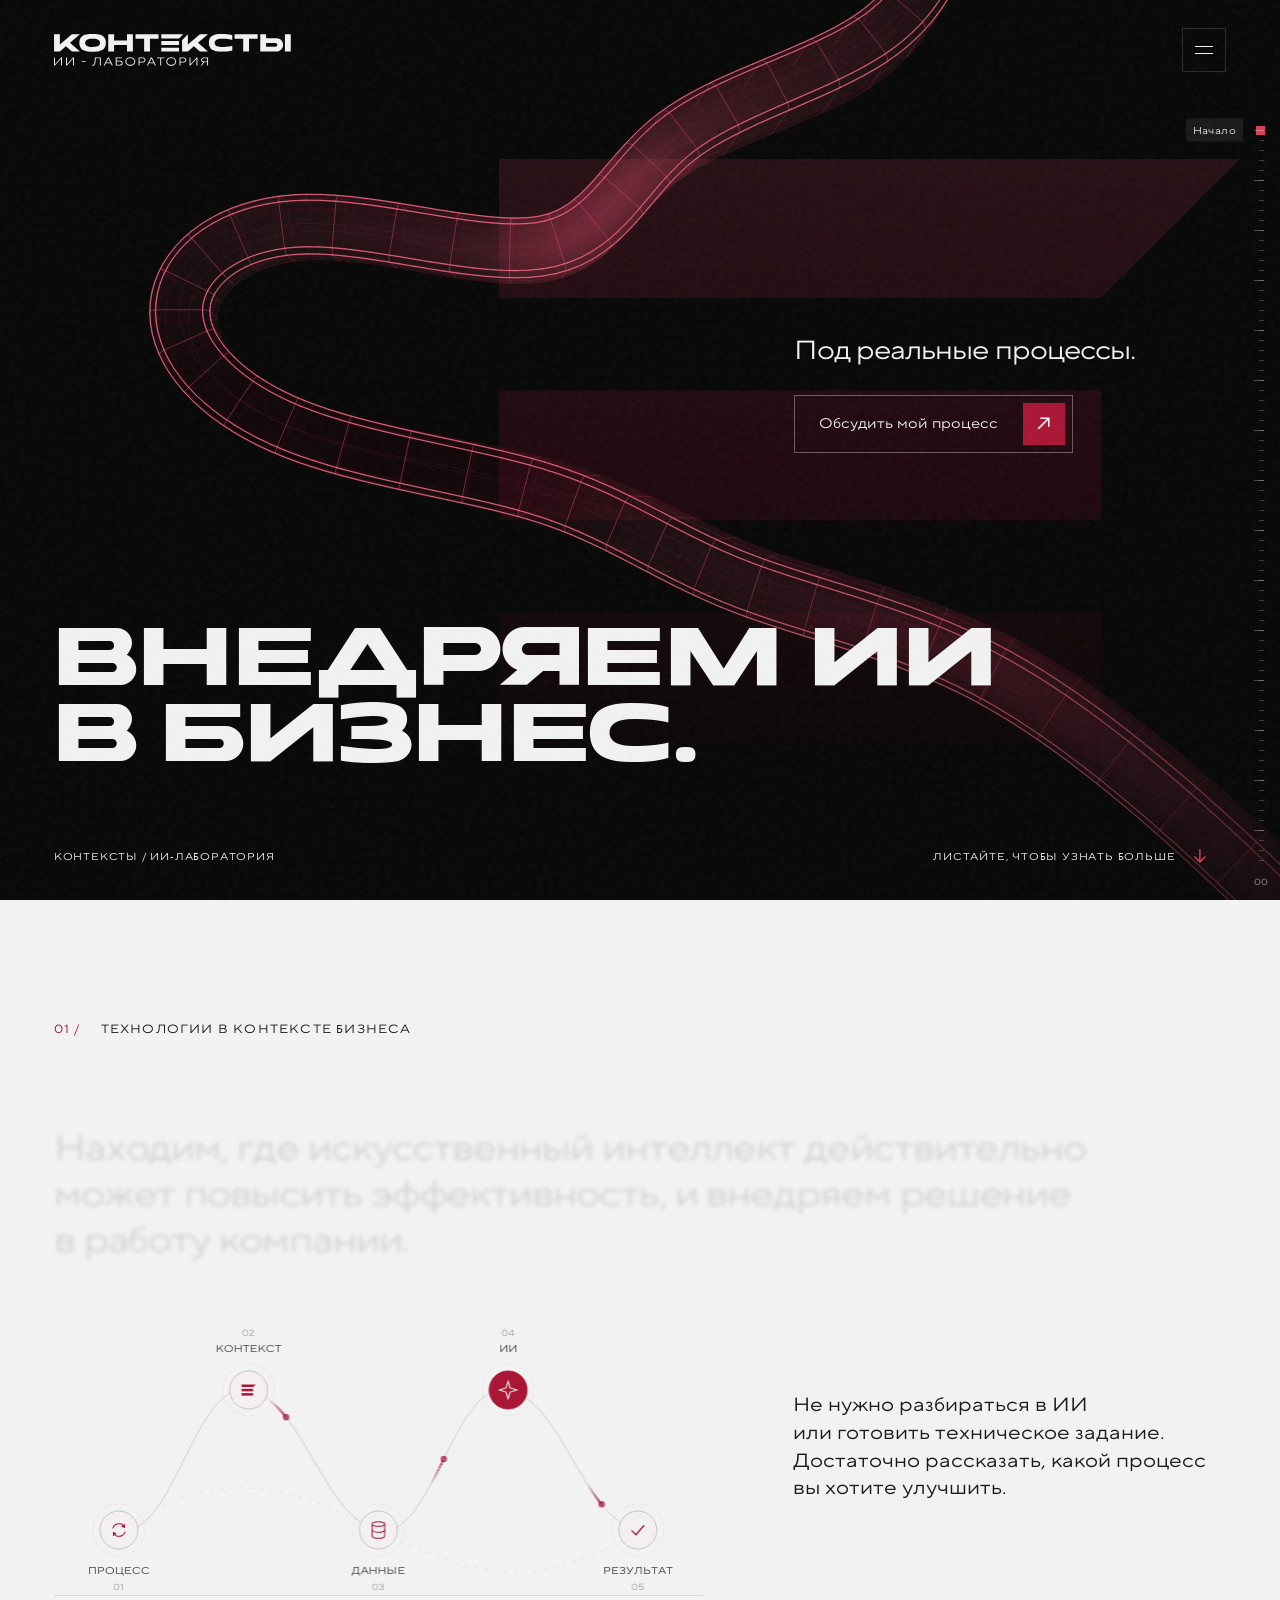
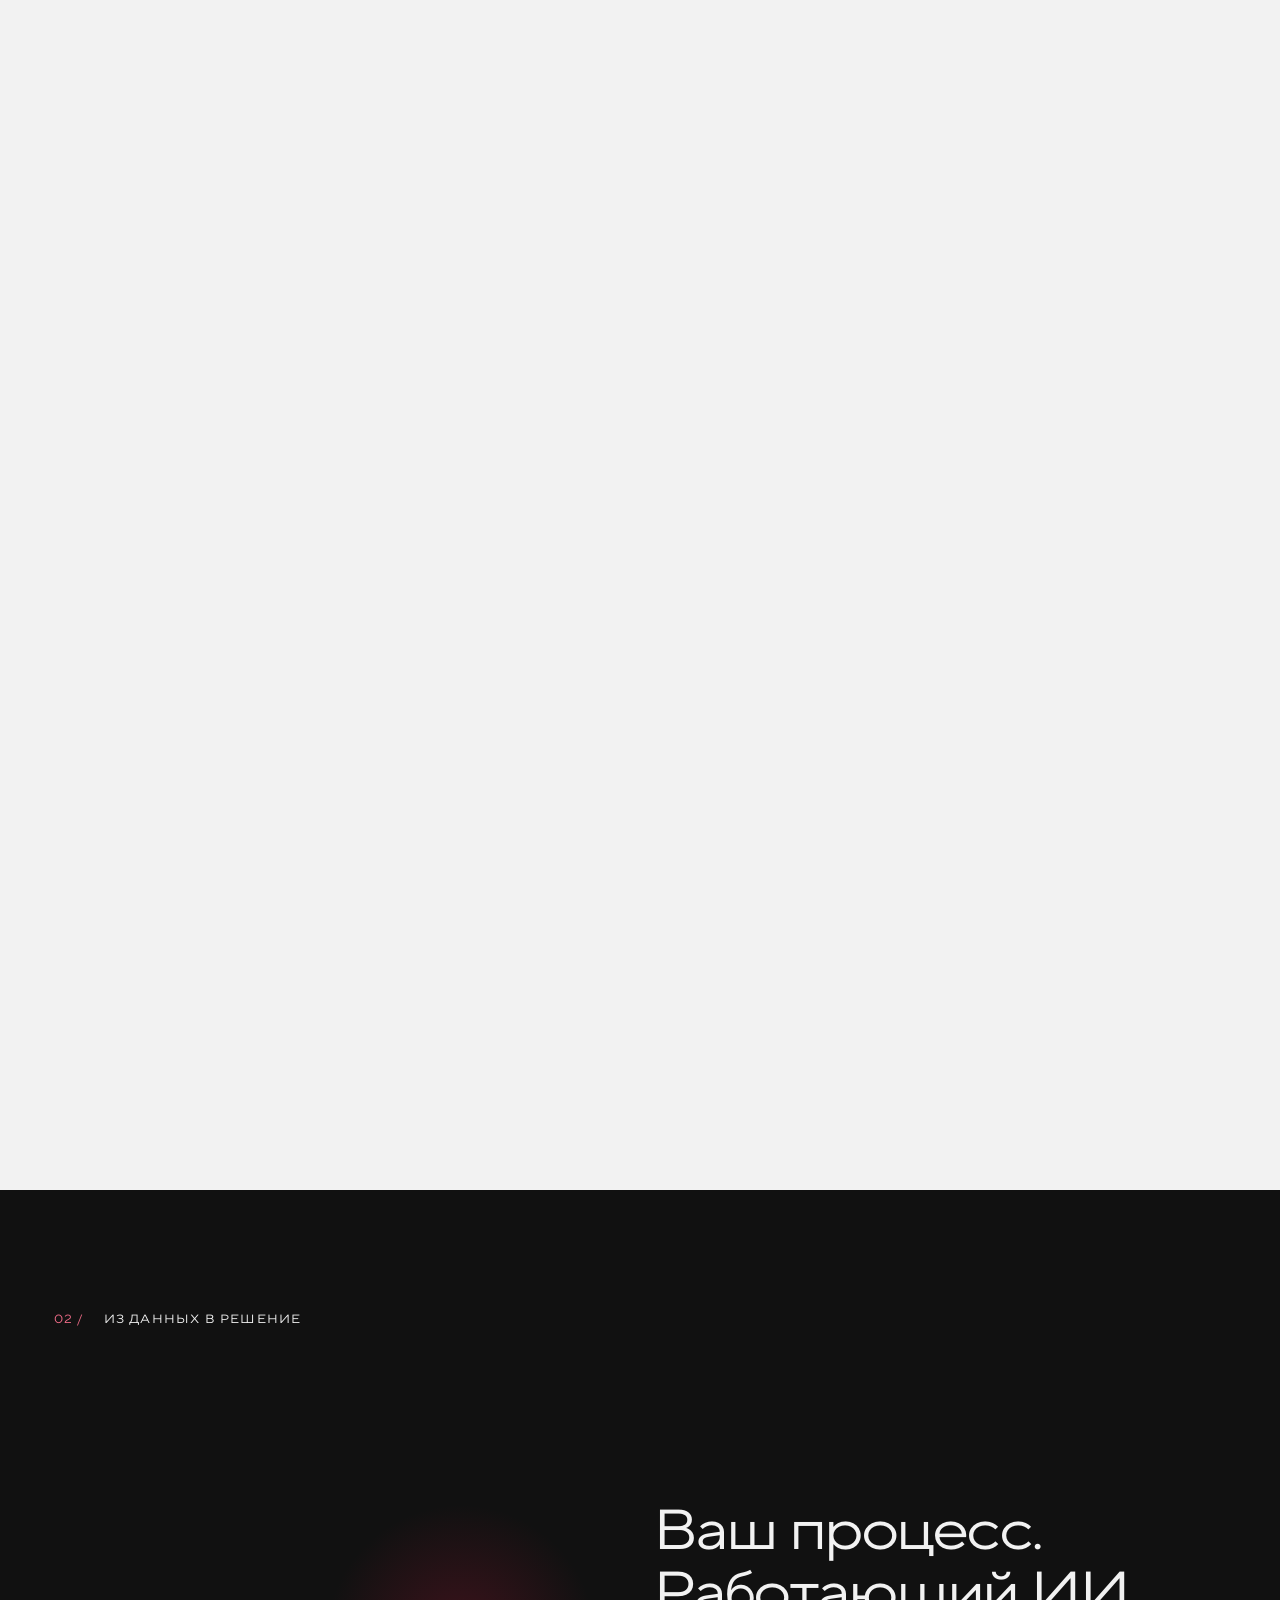
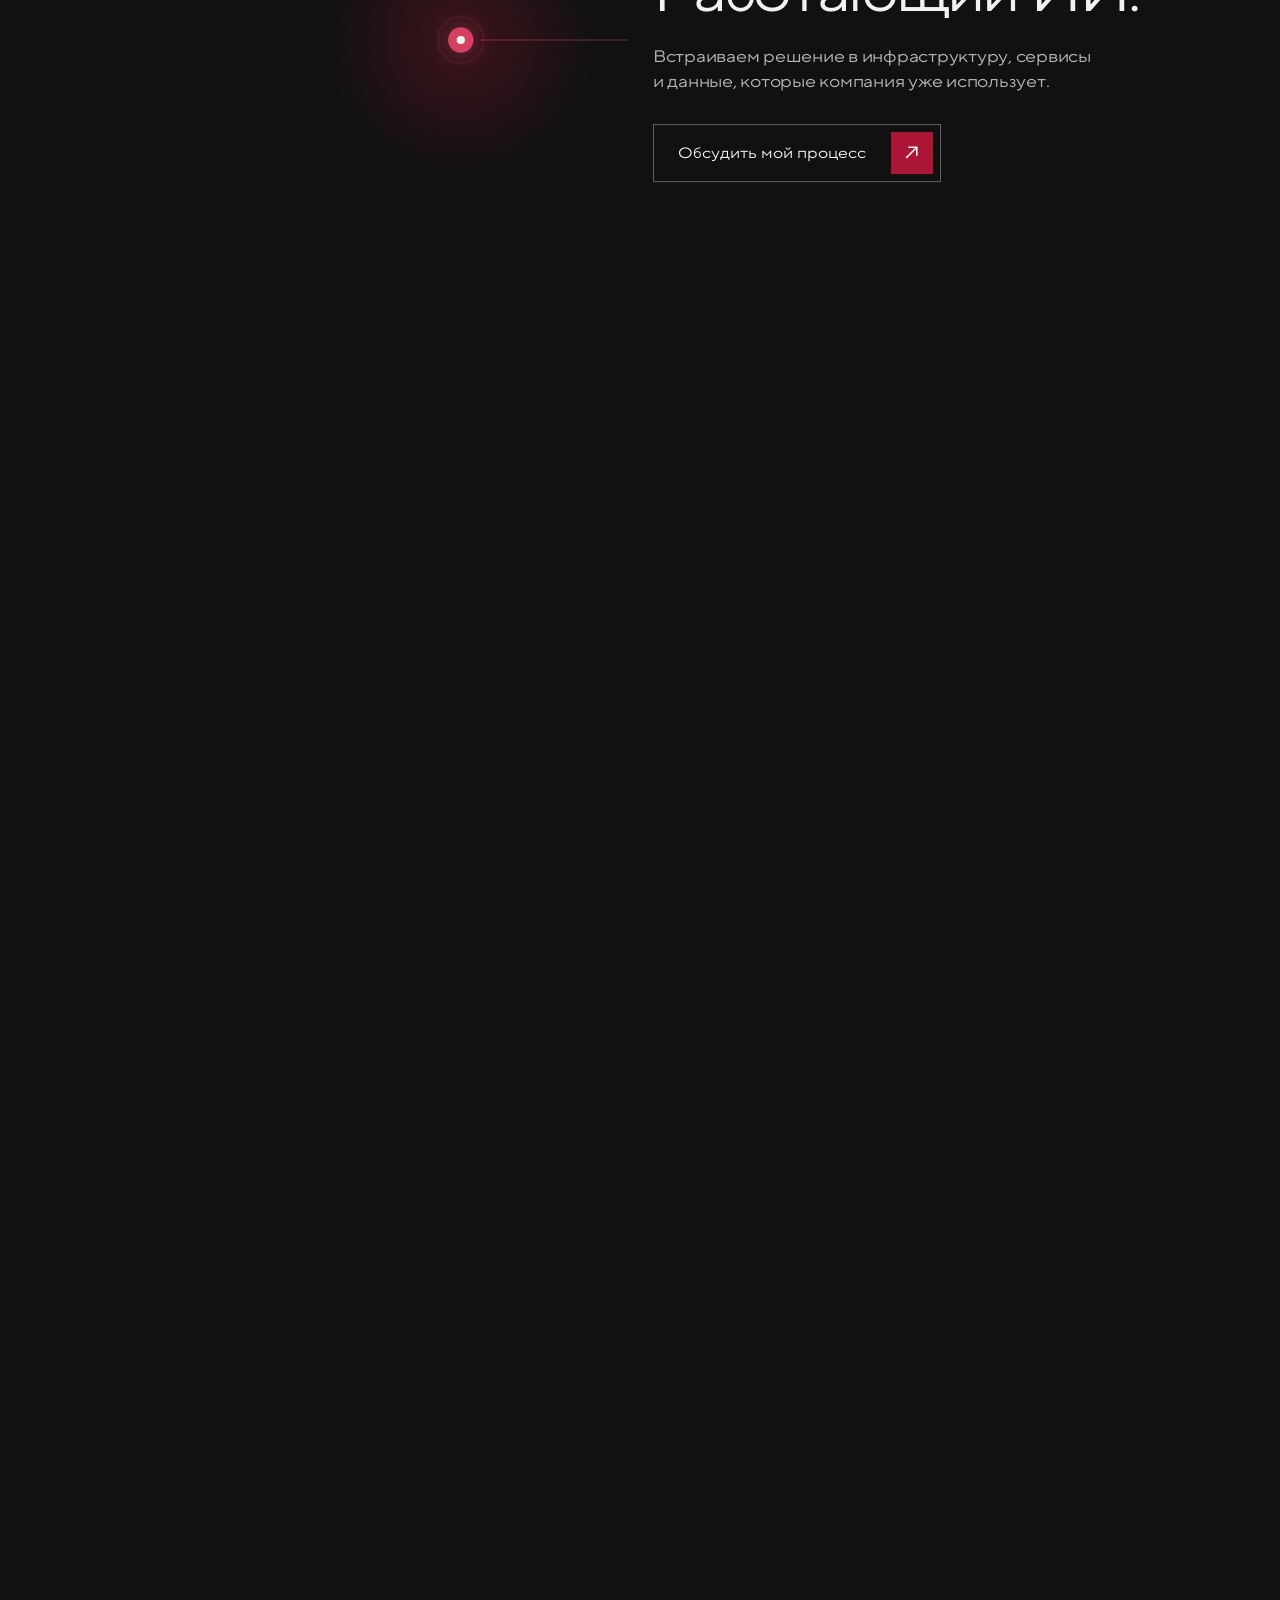
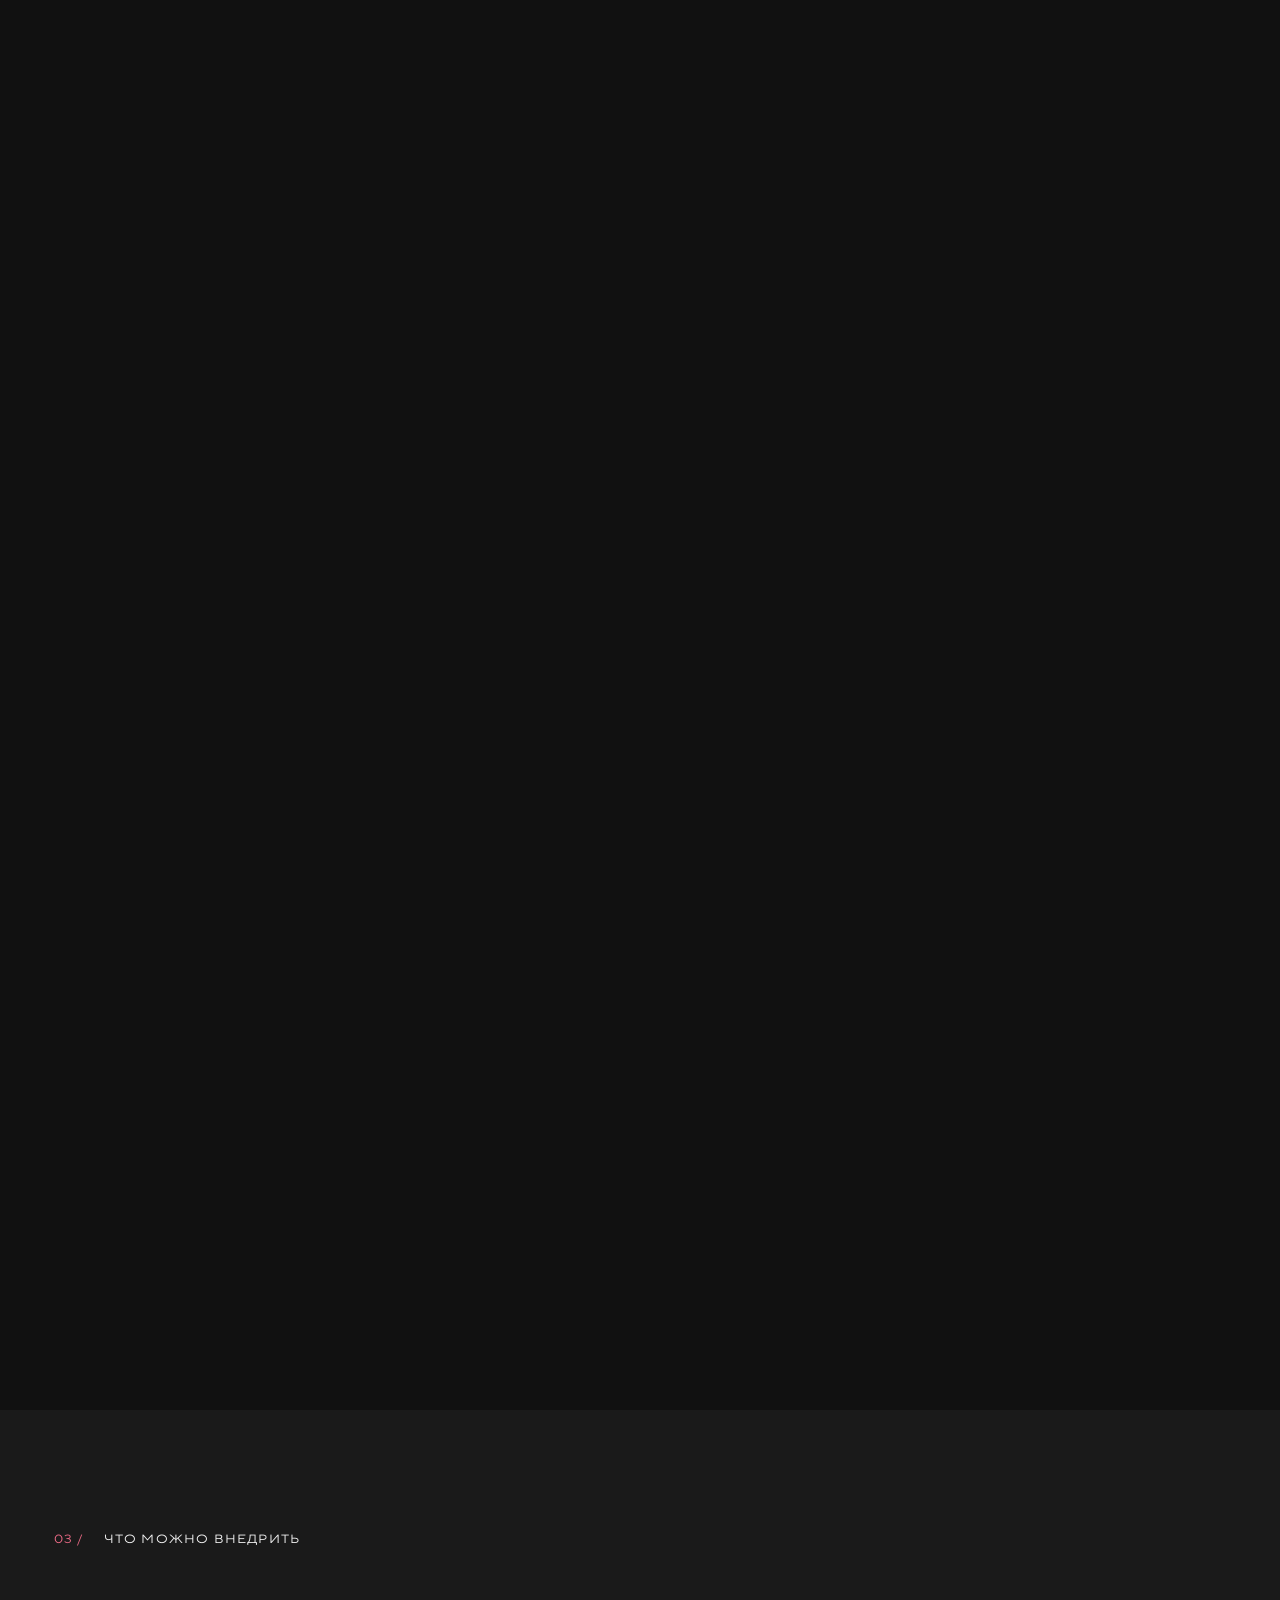
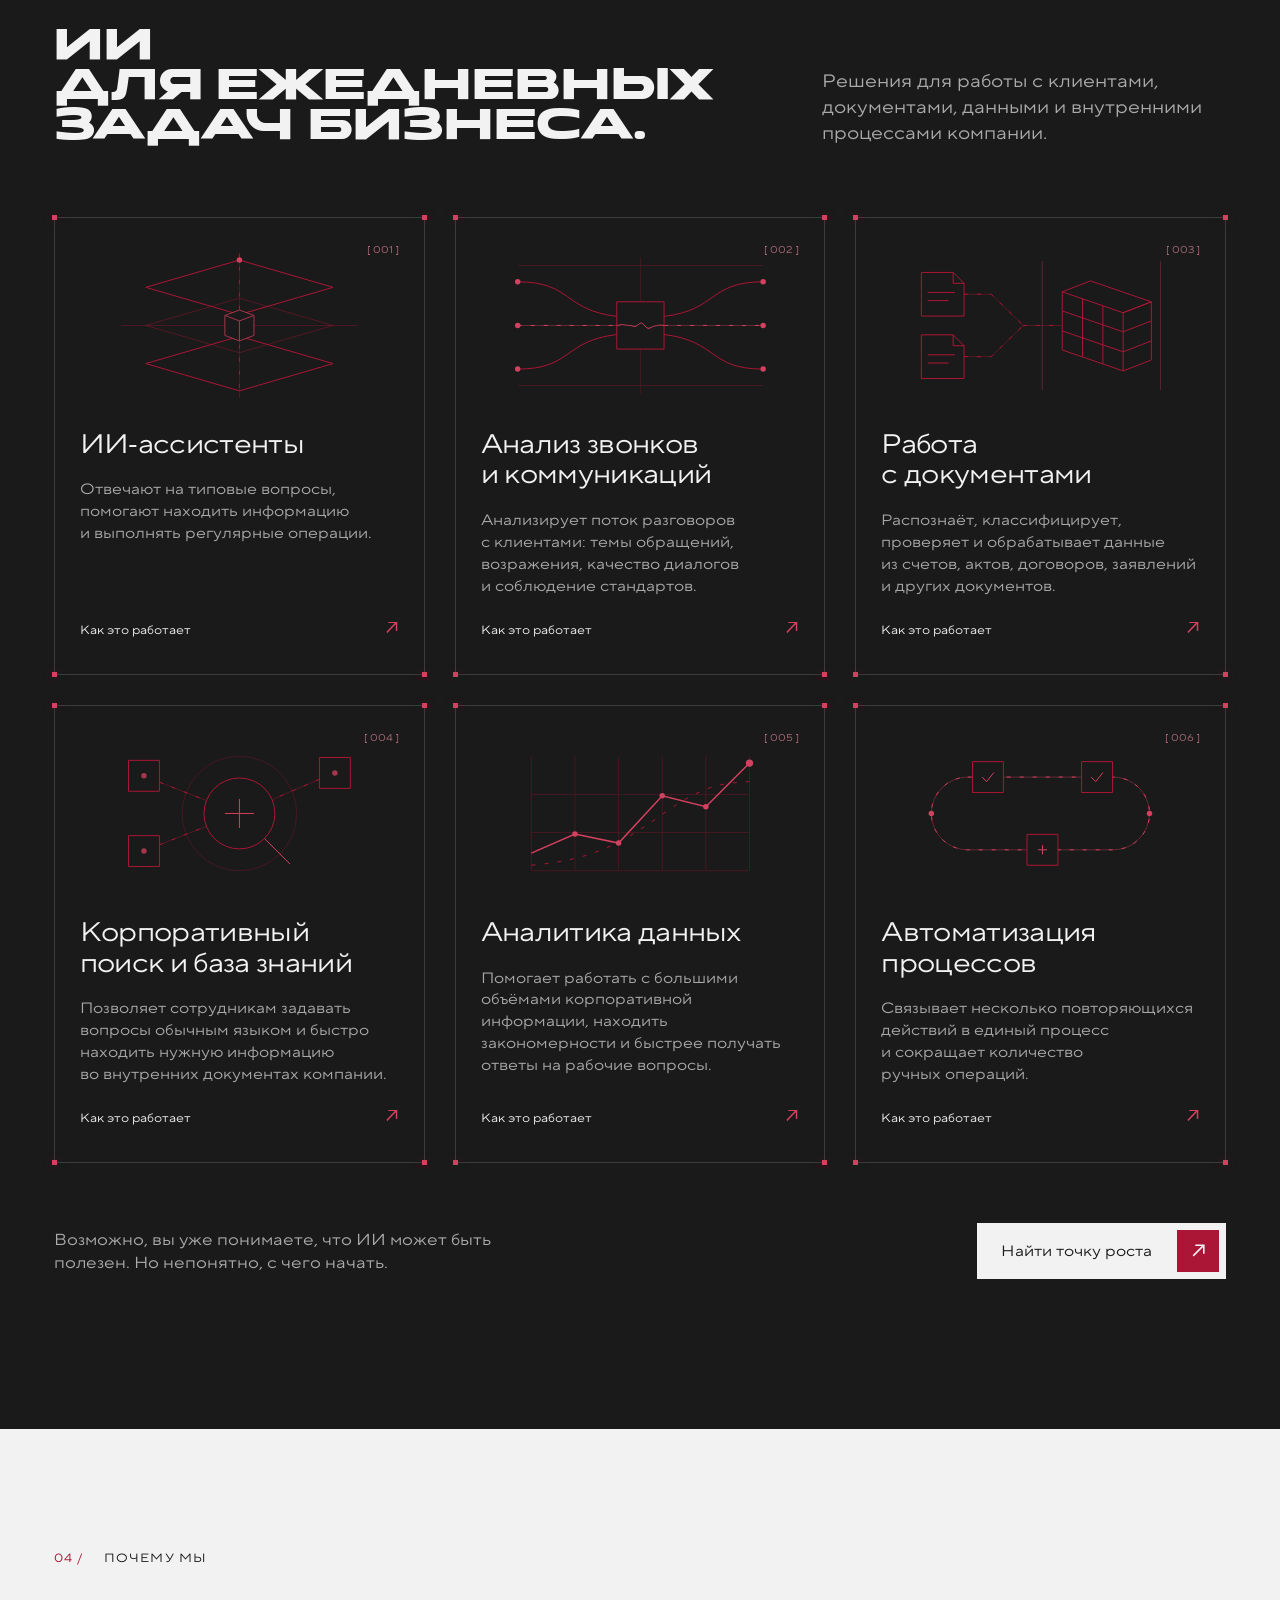
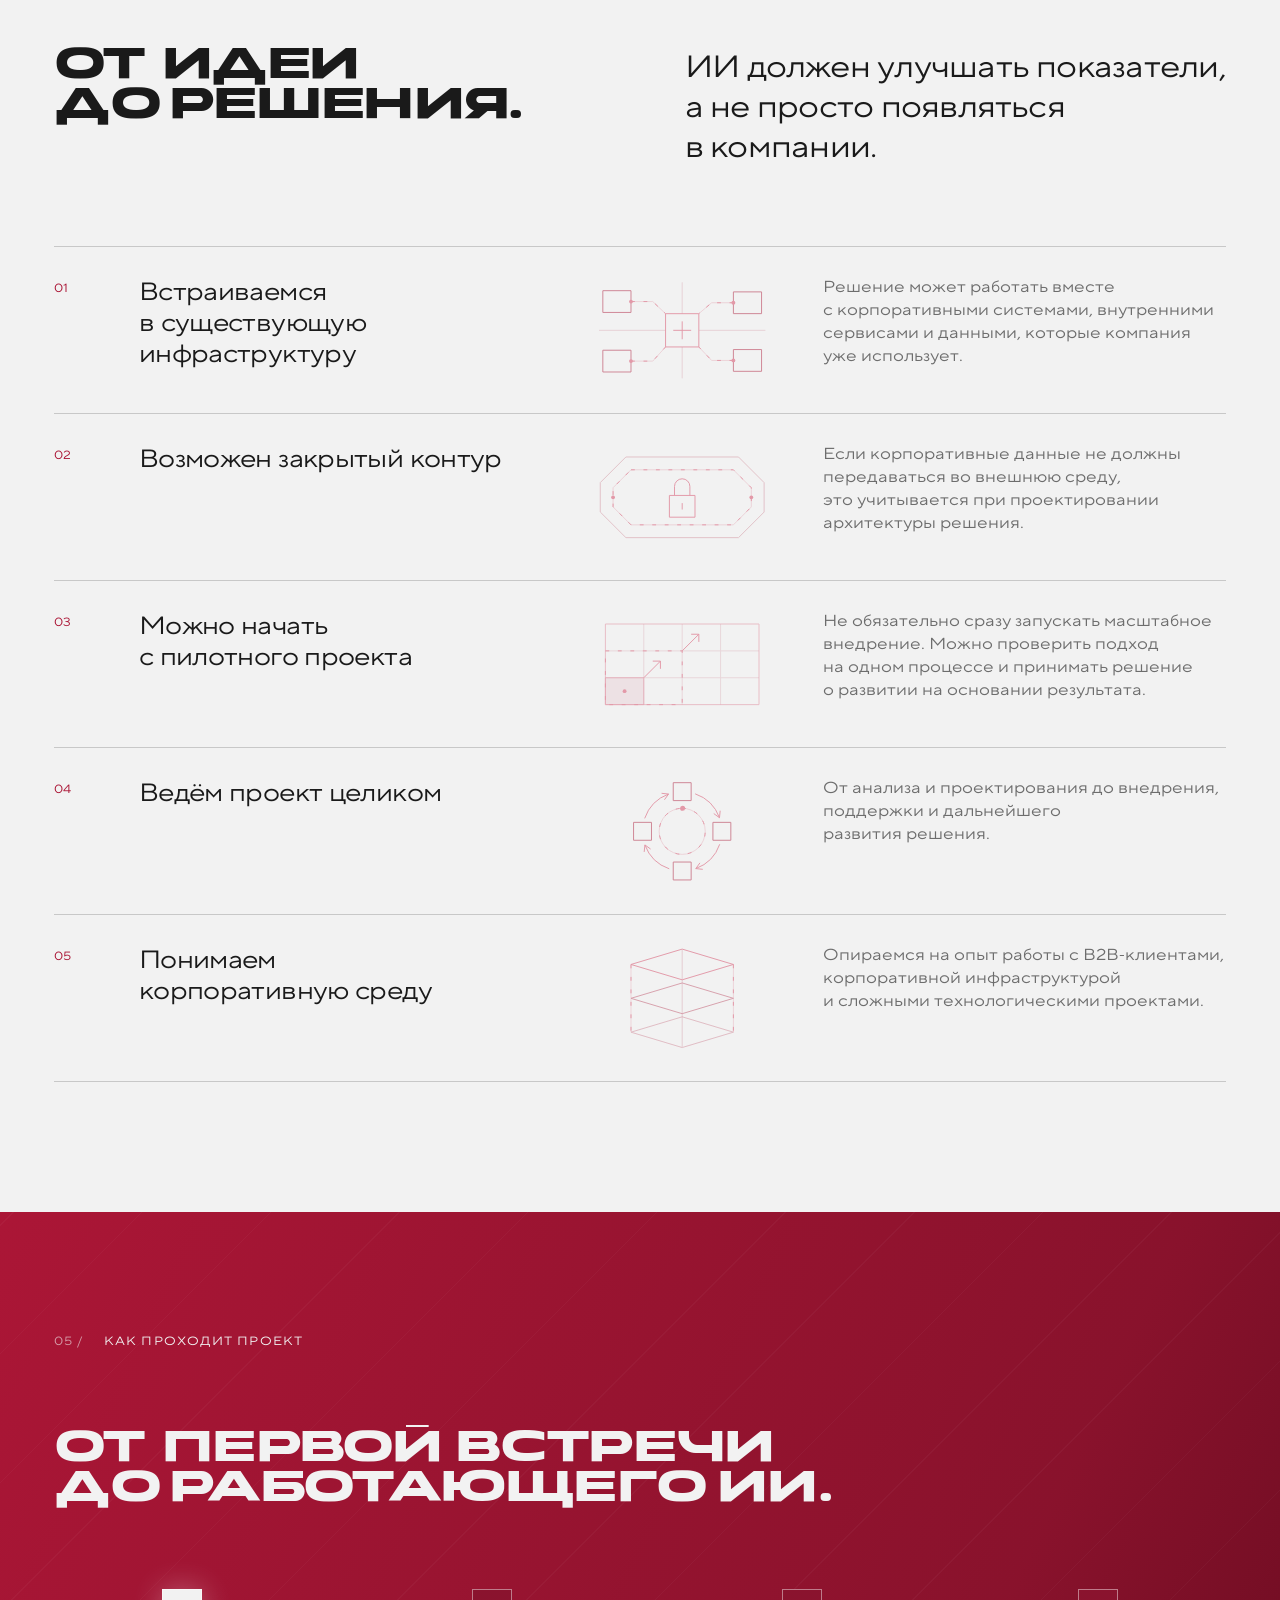
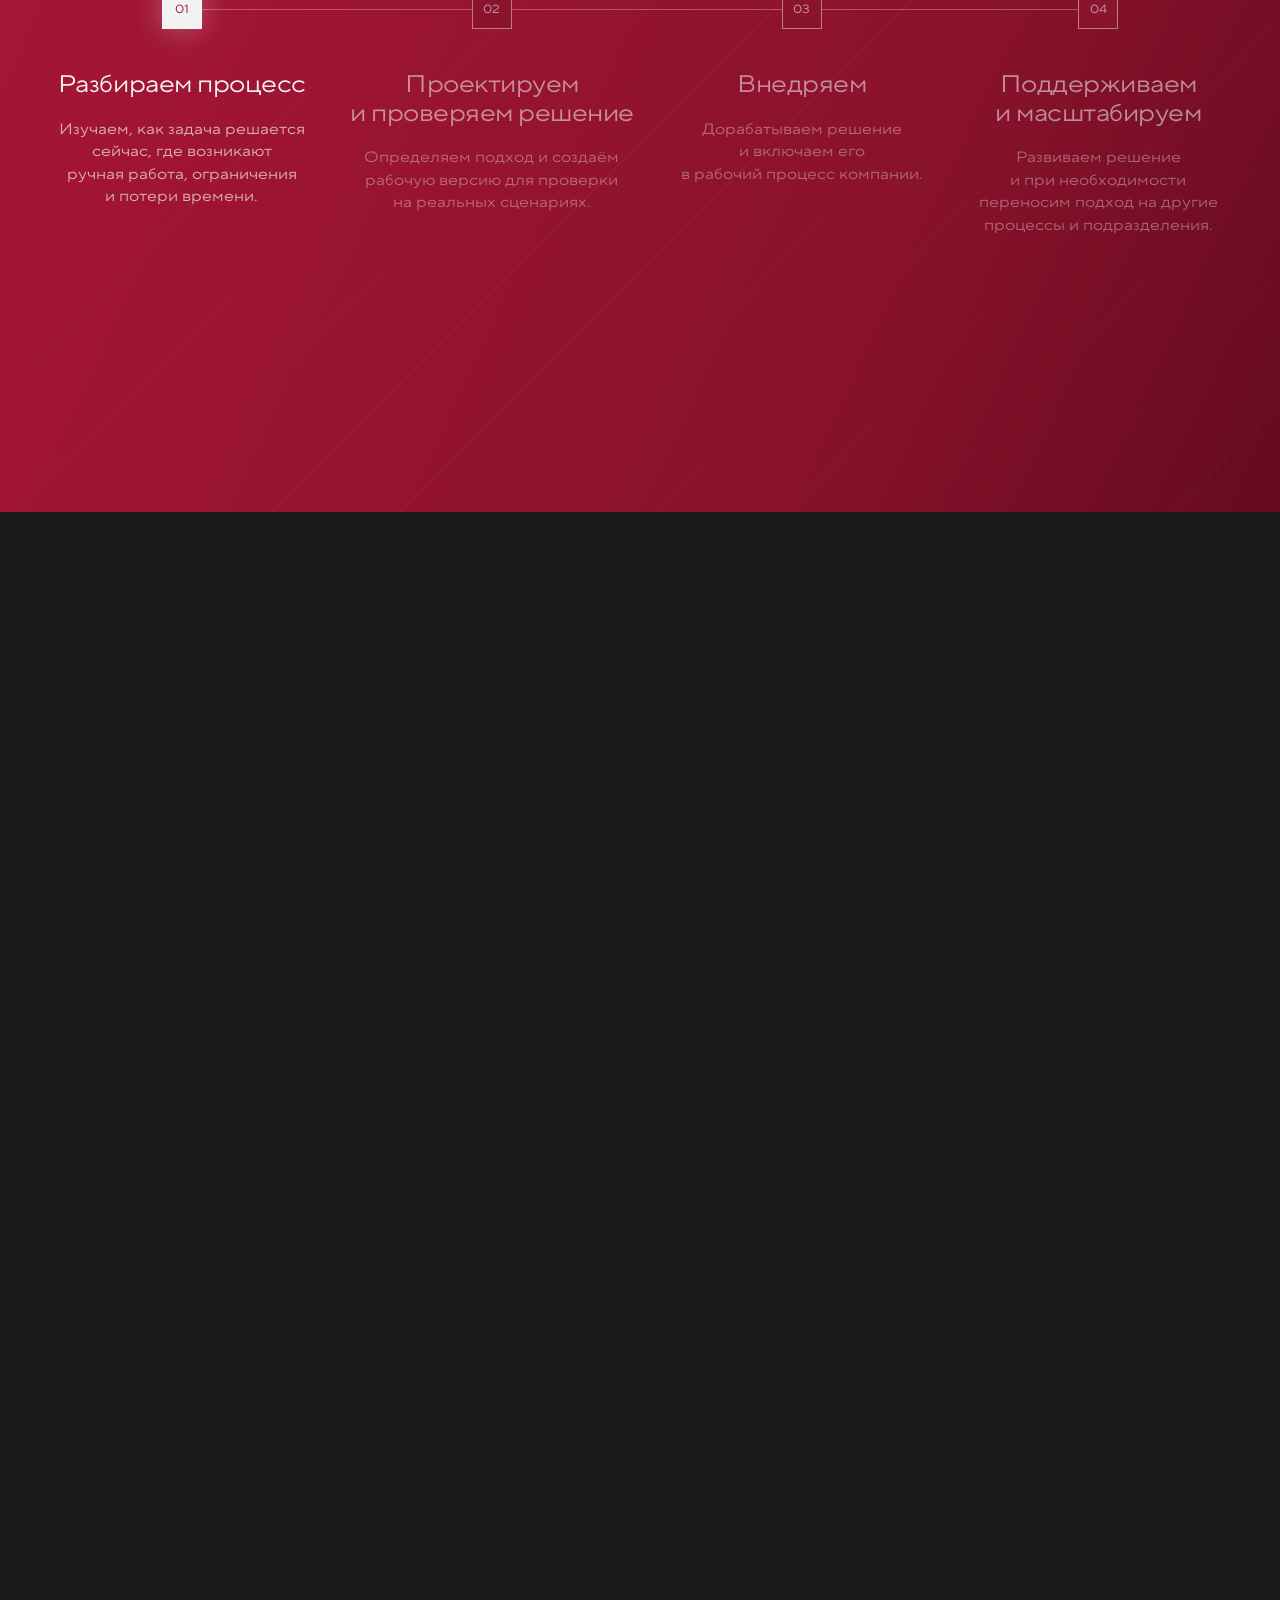
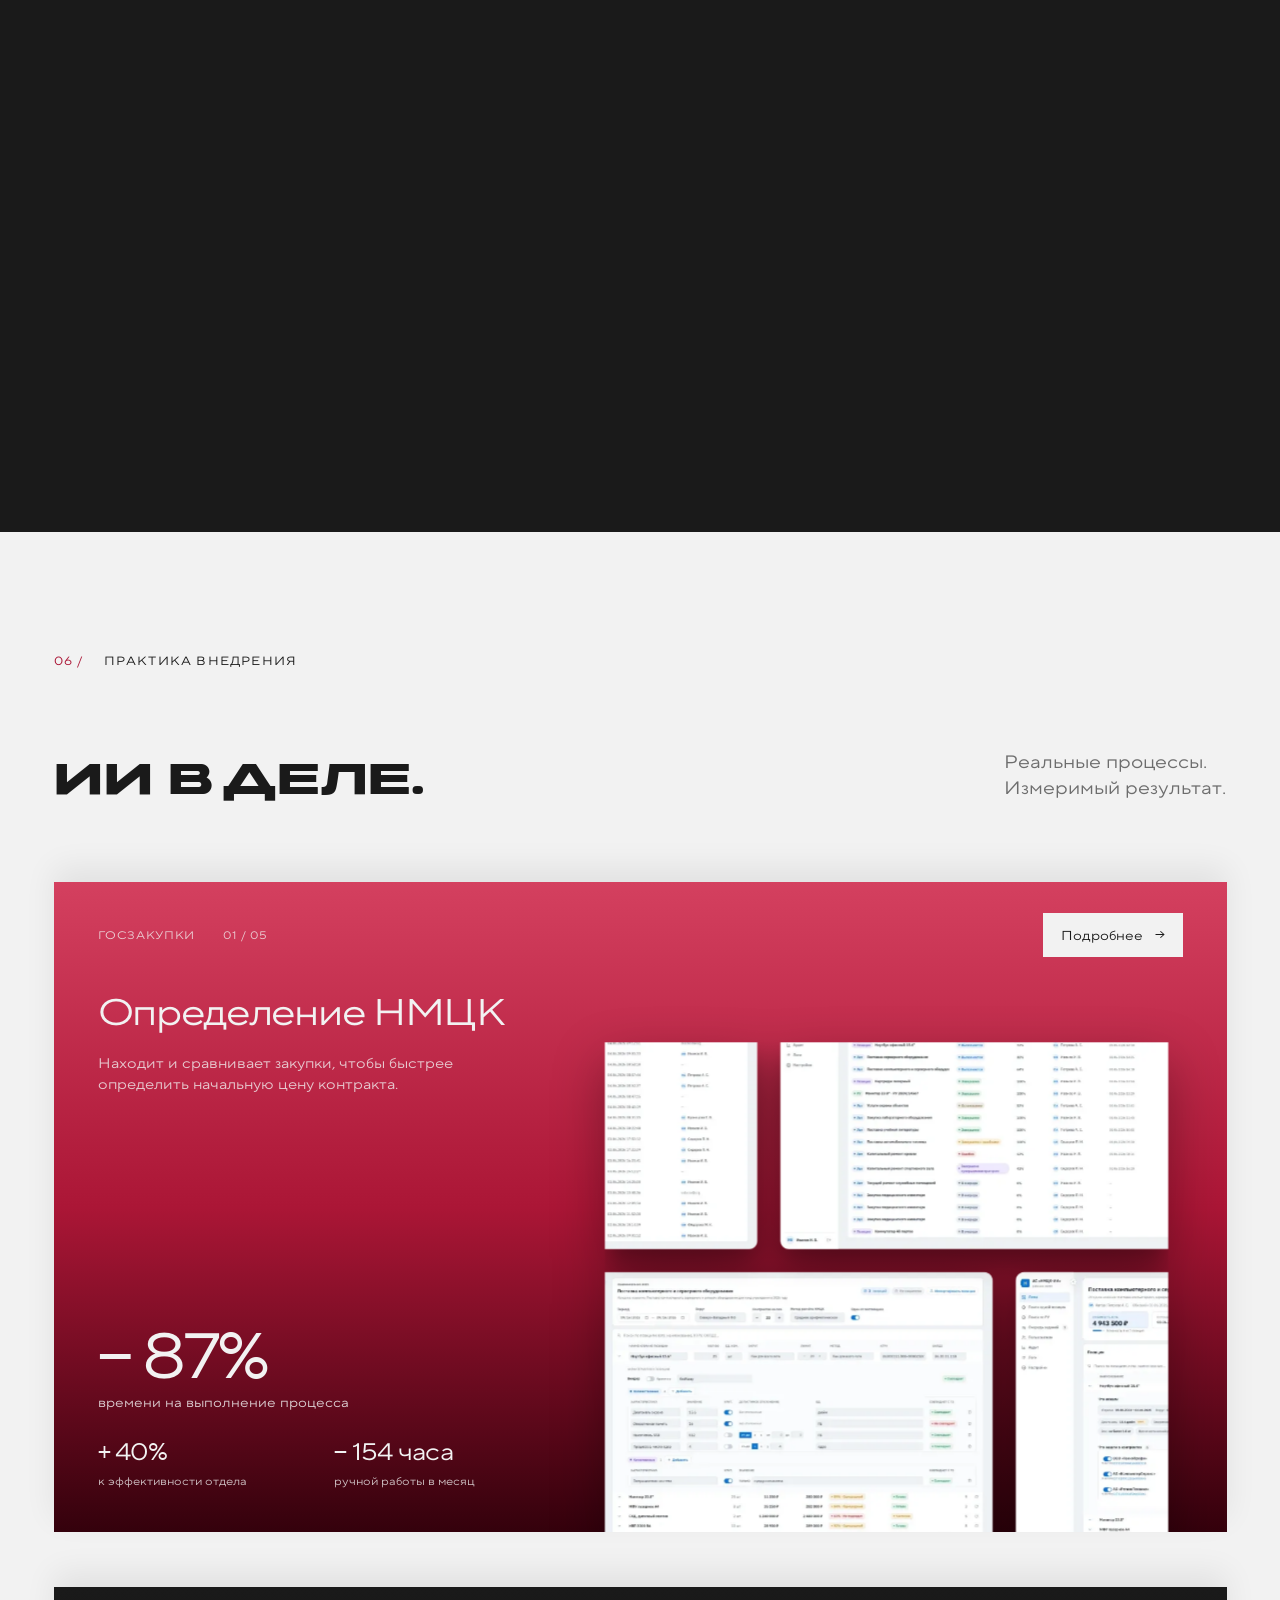
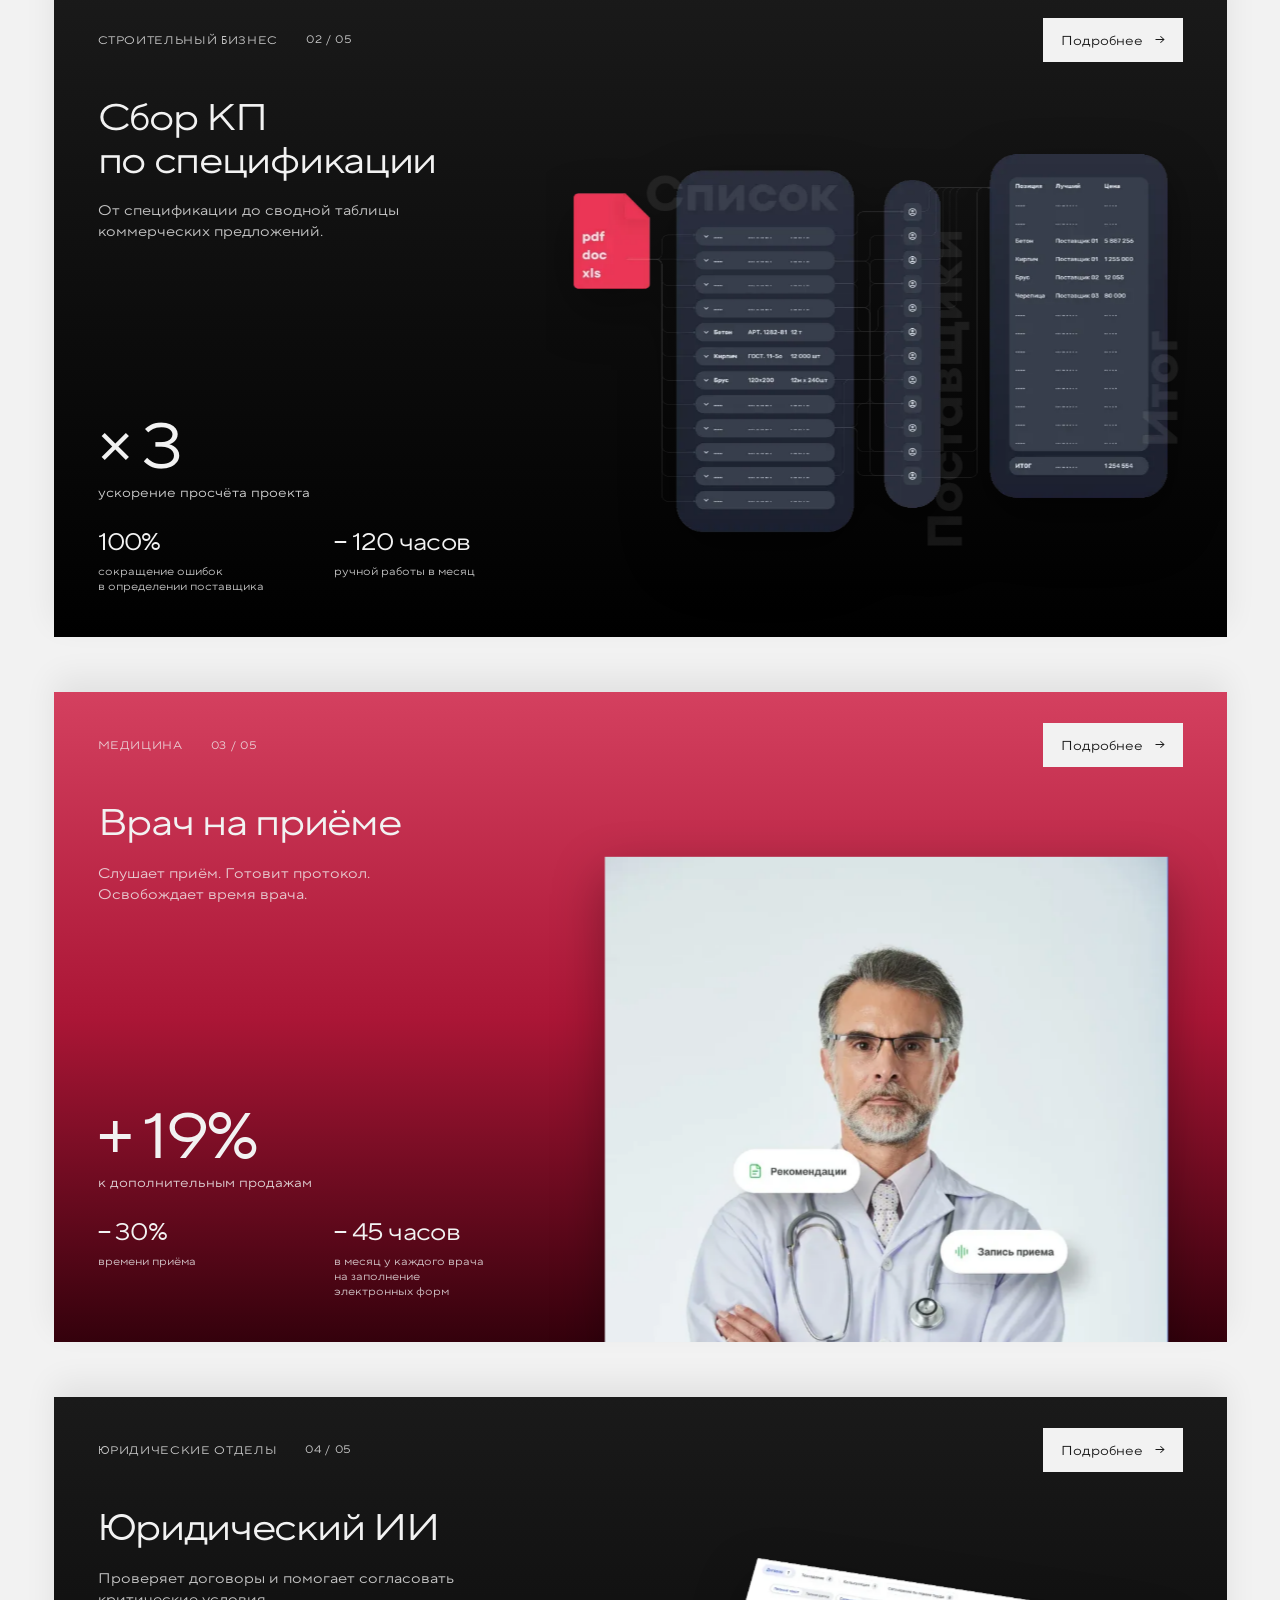
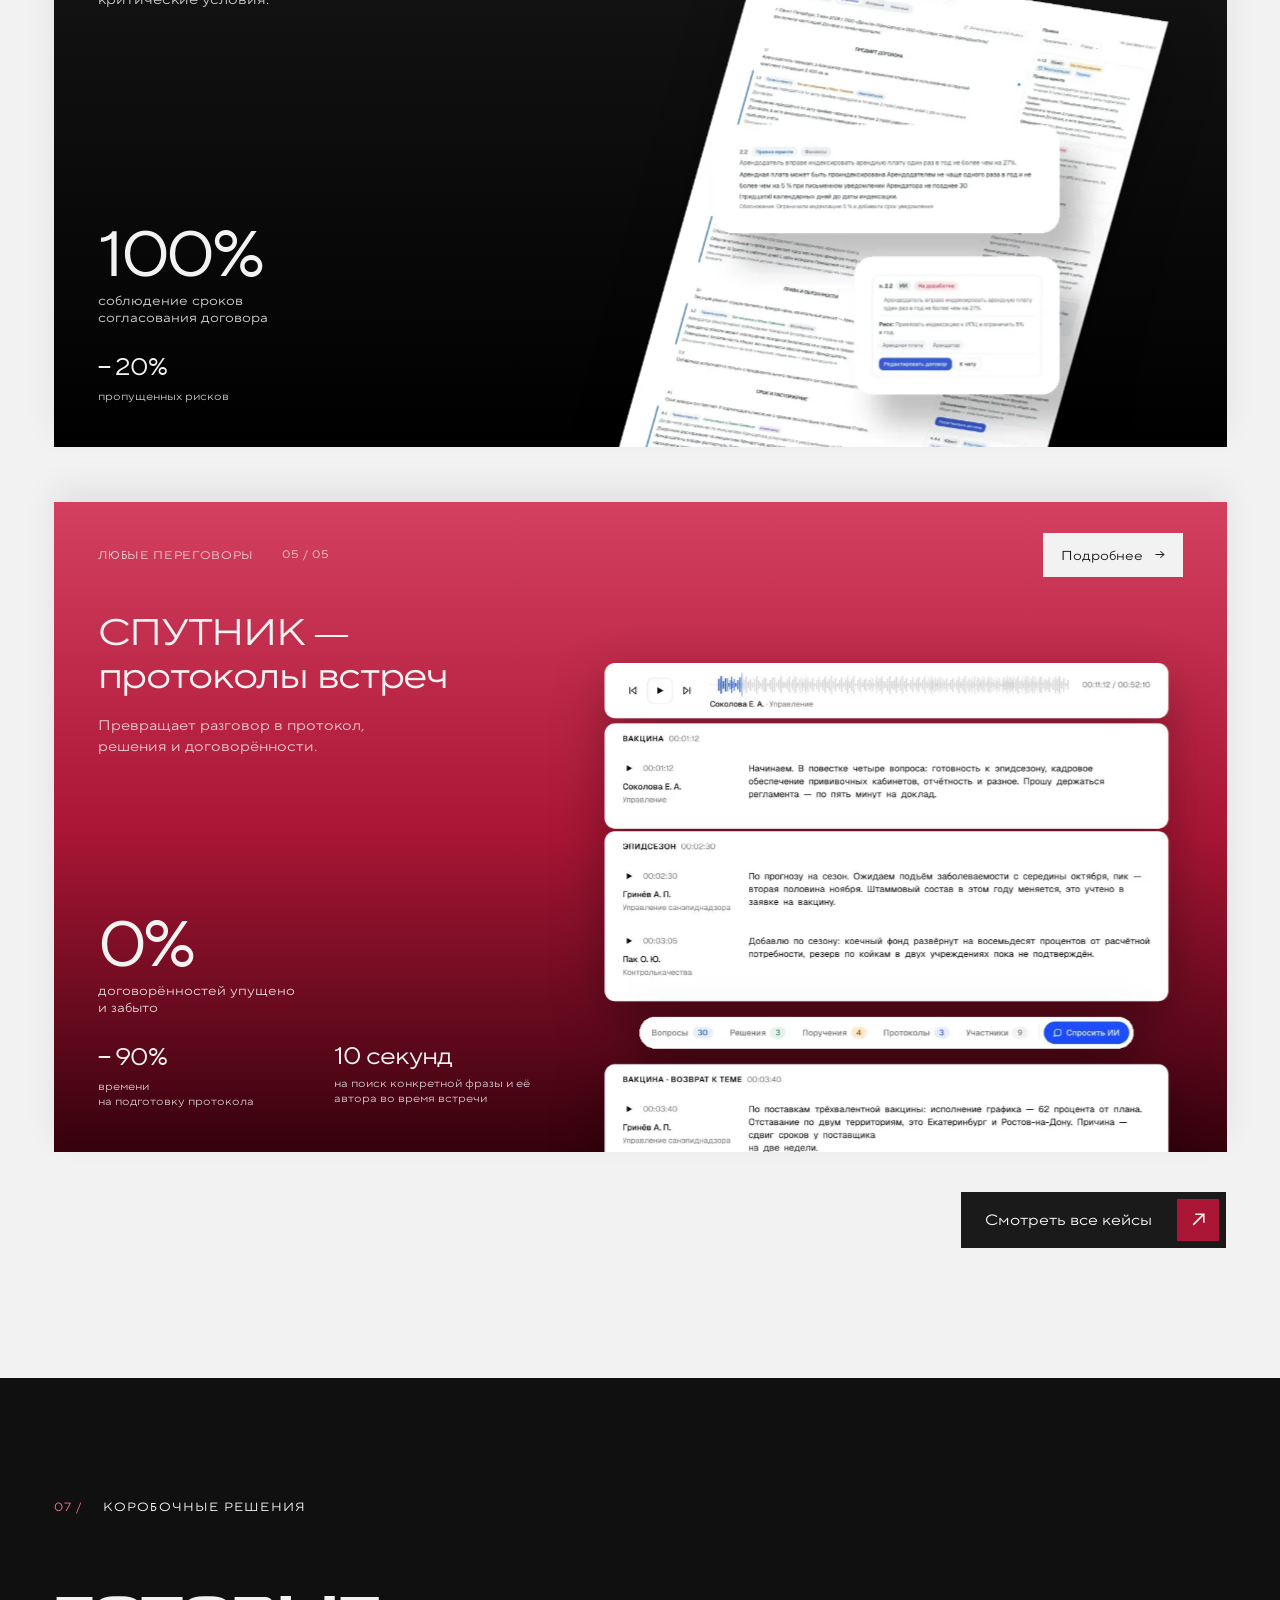
<file: index.html>
<!DOCTYPE html><html lang="ru" class="ODyDCa_variable R0c7Eq_variable X606LG_variable" data-scroll-behavior="smooth"><head><meta charSet="utf-8"/><meta name="viewport" content="width=device-width, initial-scale=1"/><link rel="preload" href="/_next/static/media/fors-s.p.0415j2cwmaa02.woff2" as="font" crossorigin="" type="font/woff2"/><link rel="preload" href="/_next/static/media/norms_subset-s.p.2enl2txj6a--s.woff2" as="font" crossorigin="" type="font/woff2"/><link rel="preload" href="/_next/static/media/onder-s.p.0d-o0-3b6ol0z.woff2" as="font" crossorigin="" type="font/woff2"/><link rel="stylesheet" href="/_next/static/chunks/18c9qoz_j847k.css" data-precedence="next"/><link rel="stylesheet" href="/_next/static/chunks/0sghred0-srin.css" data-precedence="next"/><link rel="stylesheet" href="/_next/static/chunks/3fe78hby16tqs.css" data-precedence="next"/><link rel="preload" as="script" fetchPriority="low" href="/_next/static/chunks/1pcw6gskne7pf.js"/><script src="/_next/static/chunks/1wnov70f88xjy.js" async=""></script><script src="/_next/static/chunks/3jn_x8ihwq16e.js" async=""></script><script src="/_next/static/chunks/33om2u2l1wmz7.js" async=""></script><script src="/_next/static/chunks/turbopack-2u1d16houkiyo.js" async=""></script><script src="/_next/static/chunks/3qfy96eoyh-ek.js" async=""></script><script src="/_next/static/chunks/09xkpg5ai2_kx.js" async=""></script><script src="/_next/static/chunks/3drofg15wzdpx.js" async=""></script><script src="/_next/static/chunks/2tnk7opa24qkw.js" async=""></script><script src="/_next/static/chunks/41sjrkh4zc0vf.js" async=""></script><meta name="next-size-adjust" content=""/><title>Контексты — ИИ-лаборатория</title><meta name="description" content="Находим, где искусственный интеллект действительно может повысить эффективность, и внедряем решение в работу компании."/><meta name="robots" content="noindex, nofollow"/><meta property="og:title" content="Контексты — ИИ-лаборатория"/><meta property="og:description" content="Находим, где искусственный интеллект действительно может повысить эффективность, и внедряем решение в работу компании."/><meta property="og:site_name" content="Контексты"/><meta property="og:locale" content="ru_RU"/><meta property="og:image" content="https://konteksty-lab.github.io/images/og-cover.png"/><meta property="og:image:width" content="1200"/><meta property="og:image:height" content="630"/><meta property="og:image:alt" content="Контексты — ИИ-лаборатория. Внедряем ИИ в бизнес. Под реальные процессы."/><meta property="og:type" content="website"/><meta name="twitter:card" content="summary_large_image"/><meta name="twitter:title" content="Контексты — ИИ-лаборатория"/><meta name="twitter:description" content="Находим, где искусственный интеллект действительно может повысить эффективность, и внедряем решение в работу компании."/><meta name="twitter:image" content="https://konteksty-lab.github.io/images/og-cover.png"/><meta name="twitter:image:alt" content="Контексты — ИИ-лаборатория. Внедряем ИИ в бизнес. Под реальные процессы."/><meta name="twitter:image:width" content="1200"/><meta name="twitter:image:height" content="630"/><link rel="icon" href="/images/favicon.svg"/><script>document.documentElement.classList.add('motion-ready')</script><script src="/_next/static/chunks/0cz1d0mv5g_q7.js" noModule=""></script></head><body><div hidden=""><!--$--><!--/$--></div><a class="skip" href="#about" data-skip="">Перейти к содержанию</a><div class="texture" aria-hidden="true"></div><header class="arFiJq_header" id="header"><a href="#intro" class="arFiJq_brand" aria-label="Контексты — в начало" data-focus-first=""><svg class="MSOgda_descriptor" viewBox="0 0 734.76 98.45" role="img" aria-label="Контексты — ИИ-лаборатория"><path fill="currentColor" fill-rule="evenodd" d="M49.32 27.37L80.59 54L55.55 54L36.78 38.05L18.01 54L0 54L0 0.74L18.14 0.74L18.14 32.55L55.54 0.74L80.58 0.74L49.31 27.37L49.32 27.37ZM119.67 0.19C122.91 0.13 126.18 0.17 129.47 0.33C132.75 0.48 135.92 0.87 138.97 1.46C142.01 2.06 144.87 2.96 147.54 4.14C150.21 5.32 152.52 6.94 154.49 8.99C156.46 11.03 158.01 13.57 159.15 16.6C160.28 19.63 160.83 23.28 160.8 27.55C160.83 31.71 160.28 35.28 159.15 38.28C158.01 41.28 156.46 43.79 154.49 45.83C152.52 47.86 150.2 49.48 147.54 50.72C144.87 51.94 142.01 52.87 138.97 53.52C135.92 54.15 132.75 54.56 129.47 54.72C126.18 54.89 122.91 54.94 119.67 54.88C116.46 54.94 113.2 54.88 109.9 54.72C106.6 54.56 103.42 54.15 100.38 53.52C97.34 52.88 94.49 51.95 91.84 50.72C89.19 49.49 86.87 47.86 84.89 45.83C82.9 43.8 81.35 41.28 80.23 38.28C79.11 35.28 78.55 31.71 78.55 27.55C78.55 23.4 79.11 19.63 80.23 16.6C81.35 13.57 82.9 11.03 84.89 8.99C86.88 6.94 89.19 5.33 91.84 4.14C94.49 2.96 97.34 2.07 100.38 1.46C103.43 0.86 106.61 0.48 109.9 0.33C113.21 0.18 116.47 0.14 119.67 0.19M119.67 40.42C122.37 40.42 125.07 40.26 127.78 39.94C130.5 39.61 132.94 39.01 135.12 38.1C137.3 37.18 139.08 35.89 140.46 34.21C141.84 32.53 142.56 30.31 142.62 27.55C142.62 25.77 142.3 24.2 141.65 22.88C140.99 21.54 140.13 20.4 139.03 19.44C137.94 18.49 136.66 17.71 135.16 17.1C133.68 16.5 132.09 16.01 130.4 15.65C128.7 15.28 126.93 15.03 125.1 14.9C123.27 14.77 121.46 14.68 119.67 14.66C117.88 14.66 116.07 14.73 114.24 14.89C112.41 15.04 110.65 15.29 108.96 15.66C107.28 16.02 105.7 16.51 104.21 17.11C102.73 17.72 101.43 18.5 100.33 19.45C99.22 20.41 98.35 21.55 97.71 22.89C97.08 24.22 96.75 25.78 96.71 27.56C96.78 29.39 97.12 30.97 97.78 32.31C98.43 33.66 99.3 34.82 100.39 35.77C101.49 36.71 102.77 37.5 104.23 38.1C105.71 38.71 107.29 39.18 108.98 39.51C110.68 39.84 112.43 40.08 114.26 40.21C116.07 40.35 117.88 40.42 119.66 40.42L119.67 40.42M119.67 40.46C119.74 40.46 119.75 40.46 119.74 40.44C119.72 40.42 119.7 40.42 119.67 40.42C119.64 40.42 119.62 40.42 119.62 40.44C119.62 40.46 119.64 40.46 119.67 40.46ZM226.57 0.74L244.71 0.74L244.71 54L226.57 54L226.57 34.5L186.44 34.5L186.44 54L168.31 54L168.31 0.74L186.44 0.74L186.44 20.24L226.57 20.24L226.57 0.74ZM324.48 15.01L297.75 15.01L297.75 54L279.62 54L279.62 15.01L252.89 15.01L252.89 0.74L324.48 0.74L324.48 15.01ZM446.67 27.48L477.94 54.12L452.9 54.12L434.13 38.16L415.36 54.12L397.36 54.12L397.36 19.1L415.5 0.85L415.5 32.67L452.89 0.85L477.93 0.85L446.66 27.48L446.67 27.48ZM521.64 14.51C519.85 14.51 518.05 14.57 516.23 14.71C514.41 14.85 512.65 15.09 510.98 15.44C509.29 15.79 507.72 16.27 506.26 16.87C504.78 17.48 503.49 18.26 502.39 19.19C501.28 20.13 500.4 21.28 499.76 22.63C499.1 23.97 498.76 25.56 498.73 27.38C498.8 29.41 499.21 31.14 499.99 32.56C500.76 33.99 501.78 35.18 503.05 36.13C504.32 37.09 505.78 37.84 507.42 38.38C509.05 38.92 510.75 39.34 512.51 39.61C514.26 39.88 516.02 40.06 517.78 40.13C519.54 40.2 521.18 40.24 522.69 40.24C523.39 40.24 524.38 40.24 525.69 40.22C526.99 40.2 528.49 40.16 530.16 40.07C531.85 39.97 533.66 39.85 535.61 39.71C537.57 39.56 539.57 39.35 541.62 39.09C543.66 38.83 545.69 38.5 547.71 38.09C549.73 37.68 551.61 37.2 553.37 36.65L553.37 50.83C548.28 52.31 543.09 53.35 537.79 53.94C532.48 54.53 527.11 54.78 521.65 54.68C521.13 54.68 520.64 54.68 520.18 54.7C519.71 54.72 519.21 54.72 518.7 54.72C515.61 54.72 512.52 54.59 509.43 54.33C506.34 54.08 503.38 53.59 500.57 52.88C497.75 52.17 495.12 51.19 492.68 49.93C490.24 48.66 488.12 47.03 486.31 44.99C484.51 42.97 483.1 40.51 482.09 37.63C481.08 34.74 480.57 31.34 480.57 27.4L480.57 27.35C480.57 23.38 481.09 19.95 482.12 17.06C483.15 14.17 484.57 11.7 486.37 9.68C488.17 7.65 490.31 6 492.78 4.74C495.24 3.48 497.9 2.49 500.73 1.79C503.57 1.08 506.54 0.6 509.66 0.36C512.78 0.12 515.89 0 518.98 0C522.07 0 524.91 0.05 527.77 0.14C530.63 0.23 533.48 0.41 536.3 0.68C539.11 0.96 541.93 1.34 544.75 1.86C547.56 2.38 550.45 3.06 553.38 3.9L553.38 18.13C551.84 17.64 550.2 17.22 548.48 16.86C546.74 16.49 545 16.18 543.23 15.93C541.45 15.67 539.69 15.45 537.93 15.26C536.18 15.08 534.49 14.94 532.89 14.86C529.13 14.62 525.39 14.5 521.67 14.5L521.64 14.51ZM631.99 15.01L605.27 15.01L605.27 54L587.13 54L587.13 15.01L560.41 15.01L560.41 0.74L631.99 0.74L631.99 15.01ZM690.77 13.46C693.56 13.46 696.18 13.99 698.66 15.05C701.12 16.11 703.28 17.56 705.11 19.4C706.94 21.23 708.39 23.38 709.45 25.85C710.5 28.32 711.04 30.95 711.04 33.74C711.04 36.53 710.5 39.15 709.45 41.63C708.39 44.1 706.94 46.25 705.11 48.08C703.28 49.92 701.12 51.36 698.66 52.43C696.19 53.49 693.56 54.02 690.77 54.02L640.09 54.02L640.09 0.64L658.22 0.64L658.22 13.46L690.77 13.46M687.31 39.41C688.11 39.41 688.83 39.26 689.51 38.96C690.2 38.66 690.79 38.25 691.31 37.74C691.82 37.22 692.23 36.62 692.53 35.94C692.84 35.26 692.98 34.52 692.98 33.74C692.98 32.96 692.84 32.22 692.53 31.54C692.23 30.86 691.82 30.26 691.31 29.75C690.79 29.23 690.2 28.82 689.51 28.52C688.83 28.22 688.1 28.07 687.31 28.07L658.22 28.07L658.22 39.43L687.31 39.43L687.31 39.41M734.76 0.69L734.76 53.96L716.67 53.96L716.67 0.69L734.76 0.69ZM332.83 22.08L388.02 22.08L388.02 33.96L332.83 33.96L332.83 22.08ZM332.83 0.85L400.76 0.85L388.02 13.59L332.83 13.59L332.83 0.85ZM332.83 42.45L388.02 42.45L388.02 54.34L332.83 54.34L332.83 42.45ZM2.9 98.09L0 98.09L0 72.72L2.97 72.72L2.97 93.74L3.12 93.74L21.67 72.72L24.6 72.72L24.6 98.09L21.6 98.09L21.6 77.07L21.49 77.07L2.9 98.09ZM40.08 98.09L37.18 98.09L37.18 72.72L40.15 72.72L40.15 93.74L40.3 93.74L58.85 72.72L61.78 72.72L61.78 98.09L58.78 98.09L58.78 77.07L58.67 77.07L40.08 98.09ZM98.61 86.64L85.67 86.64L85.67 84.29L98.61 84.29L98.61 86.64ZM126.69 72.72L145.17 72.72L145.17 98.09L142.2 98.09L142.2 75.37L129.55 75.37L129.36 79.75C129.14 84.59 128.71 88.36 128.06 91.06C127.41 93.77 126.51 95.68 125.36 96.79C124.22 97.9 122.74 98.45 120.93 98.45C119.98 98.45 119.14 98.29 118.39 97.99L118.39 95.31C119.01 95.57 119.79 95.7 120.71 95.7C121.89 95.7 122.86 95.25 123.62 94.33C124.38 93.41 124.99 91.79 125.45 89.48C125.91 87.16 126.23 83.92 126.4 79.76L126.69 72.73L126.69 72.72ZM157.35 98.09L154.23 98.09L166.59 72.72L170.1 72.72L182.46 98.09L179.23 98.09L175.79 91.03L160.76 91.03L157.35 98.09M168.22 75.66L161.98 88.38L174.56 88.38L168.32 75.66L168.22 75.66ZM191.52 98.09L191.52 72.72L210.73 72.72L210.73 75.37L194.5 75.37L194.5 82.94L203.63 82.94C205.64 82.94 207.34 83.27 208.74 83.92C210.14 84.57 211.2 85.47 211.91 86.6C212.63 87.73 212.98 89.04 212.98 90.51C212.98 91.98 212.62 93.26 211.91 94.4C211.2 95.55 210.14 96.44 208.74 97.1C207.34 97.75 205.64 98.07 203.63 98.07L191.53 98.07L191.52 98.09M203.62 95.52C205.61 95.52 207.16 95.04 208.3 94.11C209.44 93.17 210 91.97 210 90.52C210 89.08 209.43 87.85 208.3 86.9C207.16 85.96 205.61 85.5 203.62 85.5L194.49 85.5L194.49 95.54L203.62 95.54L203.62 95.52ZM228.7 96.72C226.36 95.55 224.53 93.98 223.23 91.99C221.93 90 221.28 87.8 221.28 85.41C221.28 83.01 221.93 80.82 223.23 78.83C224.53 76.84 226.36 75.26 228.7 74.1C231.04 72.93 233.7 72.36 236.67 72.36C239.64 72.36 242.26 72.94 244.61 74.1C246.95 75.26 248.77 76.84 250.08 78.83C251.38 80.82 252.03 83.01 252.03 85.41C252.03 87.8 251.38 89.99 250.08 91.99C248.77 93.98 246.95 95.55 244.61 96.72C242.26 97.88 239.62 98.45 236.67 98.45C233.72 98.45 231.04 97.87 228.7 96.72M243.01 94.44C244.9 93.52 246.38 92.27 247.45 90.68C248.53 89.1 249.06 87.34 249.06 85.41C249.06 83.47 248.53 81.72 247.45 80.13C246.38 78.55 244.9 77.29 243.01 76.38C241.13 75.46 239.01 75 236.67 75C234.33 75 232.21 75.46 230.31 76.38C228.42 77.29 226.93 78.55 225.86 80.13C224.78 81.72 224.24 83.47 224.24 85.41C224.24 87.34 224.78 89.1 225.86 90.68C226.93 92.27 228.42 93.52 230.31 94.44C232.21 95.35 234.33 95.81 236.67 95.81C239.01 95.81 241.13 95.35 243.01 94.44ZM262.43 98.09L262.43 72.72L274.1 72.72C276.13 72.72 277.88 73.06 279.34 73.72C280.8 74.38 281.9 75.31 282.65 76.51C283.4 77.71 283.78 79.09 283.78 80.66C283.78 82.23 283.4 83.61 282.65 84.81C281.9 86.01 280.79 86.93 279.34 87.6C277.87 88.26 276.13 88.6 274.1 88.6L265.41 88.6L265.41 98.09L262.44 98.09L262.43 98.09M274.21 85.95C276.36 85.95 277.99 85.46 279.1 84.48C280.21 83.5 280.76 82.23 280.76 80.66C280.76 79.09 280.21 77.81 279.1 76.84C277.99 75.86 276.36 75.37 274.21 75.37L265.4 75.37L265.4 85.94L274.21 85.94L274.21 85.95ZM291.28 98.09L288.16 98.09L300.52 72.72L304.04 72.72L316.39 98.09L313.17 98.09L309.73 91.03L294.69 91.03L291.28 98.09M302.15 75.66L295.92 88.38L308.49 88.38L302.26 75.66L302.15 75.66ZM332.41 98.09L329.45 98.09L329.45 75.37L319.62 75.37L319.62 72.72L342.27 72.72L342.27 75.37L332.41 75.37L332.41 98.09ZM355.71 96.72C353.37 95.55 351.55 93.98 350.24 91.99C348.94 90 348.29 87.8 348.29 85.41C348.29 83.01 348.94 80.82 350.24 78.83C351.55 76.84 353.37 75.26 355.71 74.1C358.06 72.93 360.72 72.36 363.68 72.36C366.65 72.36 369.28 72.94 371.62 74.1C373.96 75.26 375.79 76.84 377.09 78.83C378.39 80.82 379.04 83.01 379.04 85.41C379.04 87.8 378.39 89.99 377.09 91.99C375.79 93.98 373.96 95.55 371.62 96.72C369.28 97.88 366.63 98.45 363.68 98.45C360.73 98.45 358.06 97.87 355.71 96.72M370.03 94.44C371.91 93.52 373.39 92.27 374.46 90.68C375.54 89.1 376.08 87.34 376.08 85.41C376.08 83.47 375.54 81.72 374.46 80.13C373.39 78.55 371.91 77.29 370.03 76.38C368.14 75.46 366.03 75 363.68 75C361.34 75 359.22 75.46 357.32 76.38C355.43 77.29 353.94 78.55 352.87 80.13C351.79 81.72 351.26 83.47 351.26 85.41C351.26 87.34 351.79 89.1 352.87 90.68C353.94 92.27 355.43 93.52 357.32 94.44C359.22 95.35 361.34 95.81 363.68 95.81C366.03 95.81 368.14 95.35 370.03 94.44ZM389.45 98.09L389.45 72.72L401.12 72.72C403.14 72.72 404.89 73.06 406.35 73.72C407.81 74.38 408.91 75.31 409.66 76.51C410.41 77.71 410.79 79.09 410.79 80.66C410.79 82.23 410.41 83.61 409.66 84.81C408.91 86.01 407.8 86.93 406.35 87.6C404.89 88.26 403.14 88.6 401.12 88.6L392.42 88.6L392.42 98.09L389.45 98.09L389.45 98.09M401.22 85.95C403.37 85.95 405 85.46 406.11 84.48C407.22 83.5 407.77 82.23 407.77 80.66C407.77 79.09 407.22 77.81 406.11 76.84C405 75.86 403.37 75.37 401.22 75.37L392.41 75.37L392.41 85.94L401.22 85.94L401.22 85.95ZM423.44 98.09L420.55 98.09L420.55 72.72L423.52 72.72L423.52 93.74L423.66 93.74L442.21 72.72L445.15 72.72L445.15 98.09L442.14 98.09L442.14 77.07L442.04 77.07L423.44 98.09ZM478.09 72.72L478.09 98.09L475.09 98.09L475.09 88.01L465.85 88.01L459.11 98.09L455.63 98.09L462.62 87.62C460.71 87.11 459.24 86.22 458.2 84.94C457.16 83.66 456.64 82.14 456.64 80.38C456.64 78.88 457.01 77.56 457.74 76.41C458.48 75.26 459.56 74.36 460.98 73.71C462.41 73.06 464.11 72.73 466.09 72.73L478.09 72.73L478.09 72.72M475.09 85.41L475.09 75.37L466.1 75.37C464 75.37 462.39 75.82 461.28 76.74C460.17 77.66 459.62 78.86 459.62 80.36C459.62 81.86 460.17 83.07 461.28 84C462.39 84.93 464.01 85.39 466.1 85.39L475.09 85.39L475.09 85.41Z"></path></svg></a><div class="arFiJq_headerActions"><button type="button" data-contact="" data-header-cta="" class="_8cr-Ka_button _8cr-Ka_paper arFiJq_headerCta"><span>Обсудить мой процесс</span><span class="_8cr-Ka_arrow" aria-hidden="true" data-arrow=""><svg viewBox="0 0 16 16" fill="none"><path d="M3 13 13 3M5 3h8v8" stroke="currentColor" stroke-width="1.5"></path></svg></span></button><button type="button" class="arFiJq_menuToggle" aria-expanded="false" aria-controls="menu" aria-label="Открыть меню" data-menu-toggle=""><span></span><span></span></button></div></header><aside class="Ocy1GW_rail" id="rail" tabindex="0" role="slider" aria-label="Прокрутка страницы" aria-valuemin="0" aria-valuemax="100" aria-valuenow="0" aria-orientation="vertical"><span class="Ocy1GW_railTrack" data-rail-track=""><span class="Ocy1GW_railThumb"></span><span class="Ocy1GW_railLabel" data-rail-label="">Начало</span></span><span class="Ocy1GW_railCount" data-rail-count="">00</span></aside><div id="menu" class="_9dg8zq_menuOverlay" inert="" aria-hidden="true"><nav aria-label="Разделы страницы"><a href="#solutions">Решения</a><a href="#approach">Подход</a><a href="#process">Процесс</a><a href="#cases">Кейсы</a><a href="#products">Готовые продукты</a><a href="#faq">Вопросы</a><button type="button" data-contact="">Контакты</button></nav><div class="_9dg8zq_menuFooter"><a href="tel:+78120000000">+7 812 000-00-00</a><a href="mailto:hello@example.com">hello@example.com</a><span>Санкт-Петербург</span></div></div><main id="main"><div id="intro" class="PgAKtG_introStack" data-intro-stack=""><section class="PgAKtG_hero dark" data-chapter="Начало" data-hero=""><div class="PgAKtG_heroFallback" aria-hidden="true"></div><svg class="PgAKtG_heroSign" viewBox="0 0 110 89" aria-hidden="true"><defs><linearGradient id="brand-sign-fill" x1="0" y1="0" x2="0" y2="1"><stop offset="0" stop-color="#D4405F"></stop><stop offset=".5" stop-color="#AB1636"></stop><stop offset="1" stop-color="#34010C"></stop></linearGradient></defs><path fill="url(#brand-sign-fill)" d="M0 35.69h89.23v19.22H0ZM0 1.37h109.82L89.23 21.97H0ZM0 68.64h89.23v19.22H0Z"></path></svg><canvas id="hero-canvas" aria-hidden="true"></canvas><div class="PgAKtG_heroLead"><p class="word-motion" data-words=""><span><span><span class="motion-word" style="--word:0">Под реальные процессы.</span></span></span></p><button type="button" data-contact="" data-hero-cta="" class="_8cr-Ka_button _8cr-Ka_outline PgAKtG_pill"><span>Обсудить мой процесс</span><span class="_8cr-Ka_arrow" aria-hidden="true" data-arrow=""><svg viewBox="0 0 16 16" fill="none"><path d="M3 13 13 3M5 3h8v8" stroke="currentColor" stroke-width="1.5"></path></svg></span></button></div><h1 class="display has-line-motion PgAKtG_heroTitle" data-display=""><span class="motion-line" style="display:block;white-space:nowrap"><span class="motion-line-inner" style="--line:0">ВНЕДРЯЕМ ИИ</span></span><span class="motion-line" style="display:block;white-space:nowrap"><span class="motion-line-inner" style="--line:1">В БИЗНЕС.</span></span></h1><div class="PgAKtG_heroFoot"><span>Контексты / ИИ-лаборатория</span><a class="PgAKtG_scrollCue" href="#about">Листайте, чтобы узнать больше<!-- --> <span aria-hidden="true">↓</span></a></div></section><div class="OtWT4W_aboutTrack" data-about-track=""><section id="about" class="OtWT4W_about light shell" data-chapter="О нас"><div class="section-top"><p class="mL1_uW_label" data-label=""><span class="mL1_uW_index" data-label-index="">01<!-- --> /</span>Технологии в контексте бизнеса</p></div><h2 class="OtWT4W_aboutStatement body-large" id="read-statement"><span><span class="OtWT4W_readWord" data-read-word="">Находим,</span> </span><span><span class="OtWT4W_readWord" data-read-word="">где</span> </span><span><span class="OtWT4W_readWord" data-read-word="">искусственный</span> </span><span><span class="OtWT4W_readWord" data-read-word="">интеллект</span> </span><span><span class="OtWT4W_readWord" data-read-word="">действительно</span> </span><span><span class="OtWT4W_readWord" data-read-word="">может</span> </span><span><span class="OtWT4W_readWord" data-read-word="">повысить</span> </span><span><span class="OtWT4W_readWord" data-read-word="">эффективность,</span> </span><span><span class="OtWT4W_readWord" data-read-word="">и внедряем</span> </span><span><span class="OtWT4W_readWord" data-read-word="">решение</span> </span><span><span class="OtWT4W_readWord" data-read-word="">в работу компании.</span></span></h2><div class="OtWT4W_aboutBottom"><div class="OtWT4W_flowWrap"><canvas id="flow-canvas" aria-hidden="true"></canvas></div><div class="OtWT4W_aboutNote reveal"><p class="word-motion" data-words=""><span><span><span class="motion-word" style="--word:0">Не нужно</span> </span><span><span class="motion-word" style="--word:1">разбираться</span> </span><span><span class="motion-word" style="--word:2">в ИИ</span> </span><span><span class="motion-word" style="--word:3">или готовить</span> </span><span><span class="motion-word" style="--word:4">техническое</span> </span><span><span class="motion-word" style="--word:5">задание.</span> </span><span><span class="motion-word" style="--word:6">Достаточно</span> </span><span><span class="motion-word" style="--word:7">рассказать,</span> </span><span><span class="motion-word" style="--word:8">какой</span> </span><span><span class="motion-word" style="--word:9">процесс</span> </span><span><span class="motion-word" style="--word:10">вы</span> </span><span><span class="motion-word" style="--word:11">хотите улучшить.</span></span></span></p></div></div></section></div></div><section id="motion-story" class="_uXhOW_motionStory dark" data-chapter="Из данных в решение" aria-labelledby="story-title"><div class="_uXhOW_storyStage" data-story-stage=""><canvas id="story-canvas" aria-hidden="true"></canvas><div class="_uXhOW_storyCaption"><p><span>Данные. Знания. Команда. Процесс.<br/></span><span>Соединяем их в работающий контекст.</span></p></div><div class="_uXhOW_storyResult" data-story-result=""><h2 id="story-title"><span>Ваш процесс.<br/></span><span>Работающий ИИ.</span></h2><p>Встраиваем решение в инфраструктуру, сервисы и данные, которые компания уже использует.</p><button type="button" data-contact="" class="_8cr-Ka_button _8cr-Ka_outline _uXhOW_pill"><span>Обсудить мой процесс</span><span class="_8cr-Ka_arrow" aria-hidden="true" data-arrow=""><svg viewBox="0 0 16 16" fill="none"><path d="M3 13 13 3M5 3h8v8" stroke="currentColor" stroke-width="1.5"></path></svg></span></button></div><div class="_uXhOW_storyPhase" aria-hidden="true"><p class="mL1_uW_label" data-label=""><span class="mL1_uW_index" data-label-index="">02<!-- --> /</span>Из данных в решение</p></div></div></section><section id="solutions" class="wRp7LG_services dark shell" data-chapter="Решения"><div class="section-top"><p class="mL1_uW_label" data-label=""><span class="mL1_uW_index" data-label-index="">03<!-- --> /</span>Что можно внедрить</p></div><div class="wRp7LG_servicesHeader"><h2 class="display has-line-motion section-title reveal" data-display=""><span class="motion-line" style="display:block;white-space:nowrap"><span class="motion-line-inner" style="--line:0">ИИ</span></span><span class="motion-line" style="display:block;white-space:nowrap"><span class="motion-line-inner" style="--line:1">ДЛЯ ЕЖЕДНЕВНЫХ</span></span><span class="motion-line" style="display:block;white-space:nowrap"><span class="motion-line-inner" style="--line:2">ЗАДАЧ БИЗНЕСА.</span></span></h2><p class="reveal word-motion" data-words=""><span><span><span class="motion-word" style="--word:0">Решения</span> </span><span><span class="motion-word" style="--word:1">для работы</span> </span><span><span class="motion-word" style="--word:2">с клиентами,</span> </span><span><span class="motion-word" style="--word:3">документами,</span> </span><span><span class="motion-word" style="--word:4">данными</span> </span><span><span class="motion-word" style="--word:5">и внутренними</span> </span><span><span class="motion-word" style="--word:6">процессами компании.</span></span></span></p></div><div class="wRp7LG_serviceGrid"><article class="wRp7LG_serviceCard  reveal" style="--i:0"><i class="wRp7LG_corner" aria-hidden="true"></i><span class="wRp7LG_serviceNumber">[ 00<!-- -->1<!-- --> ]</span><div class="wRp7LG_serviceArt"><svg viewBox="0 0 300 165" fill="none" aria-hidden="true" data-art="assistants"><g stroke="#AB1636" stroke-width="1"><path opacity=".35" d="M20 83H280"></path><path opacity=".4" stroke="#AB1636" d="M150 4V162"></path><path class="wRp7LG_signal" stroke="#AB1636" d="M150 4V162"></path><path opacity=".4" d="M150 53 253 83 150 113 47 83 150 53Z"></path><g data-part="plate-top"><path d="M150 11 253 41 150 71 47 41 150 11Z"></path><circle cx="150" cy="11" r="3" fill="#D4405F" stroke="none"></circle></g><g data-part="plate-bottom"><path d="M150 95 253 125 150 155 47 125 150 95Z"></path></g><circle cx="150" r="3" fill="#D4405F" stroke="none" opacity="0" data-part="query-top"></circle><circle cx="150" r="3" fill="#D4405F" stroke="none" opacity="0" data-part="query-bottom"></circle><path fill="#1A1A1A" stroke="none" d="m134 72 16-6 16 6v22l-16 6-16-6V72Z"></path><path stroke="#D4405F" data-part="cube" d="m134 72 16-6 16 6v22l-16 6-16-6V72Zm0 0 16 6 16-6m-16 6v22"></path></g></svg></div><div class="wRp7LG_serviceBody"><h3>ИИ-ассистенты</h3><p>Отвечают на типовые вопросы, помогают находить информацию и выполнять регулярные операции.</p></div><button type="button" class="wRp7LG_serviceToggle" aria-expanded="false" aria-label="Подробнее: ИИ-ассистенты" data-service-toggle="0">Как это работает<!-- --> <span aria-hidden="true">↗</span></button></article><article class="wRp7LG_serviceCard  reveal" style="--i:1"><i class="wRp7LG_corner" aria-hidden="true"></i><span class="wRp7LG_serviceNumber">[ 00<!-- -->2<!-- --> ]</span><div class="wRp7LG_serviceArt"><svg viewBox="0 0 300 165" fill="none" aria-hidden="true" data-art="calls"><g stroke="#AB1636" stroke-width="1"><path opacity=".3" d="M15 17H285M15 149H285M150 8V57M150 109V158"></path><path d="M15 35C75 35 65 66 124 73" data-part="stream-0"></path><path d="M15 131C75 131 65 100 124 93" data-part="stream-1"></path><path d="M176 73C235 66 225 35 285 35" data-part="stream-2"></path><path d="M176 93C235 100 225 131 285 131" data-part="stream-3"></path><path opacity=".4" stroke="#D4405F" d="M15 83H124M176 83H285"></path><path class="wRp7LG_signal" stroke="#D4405F" d="M15 83H124M176 83H285"></path><rect x="124" y="57" width="52" height="52"></rect><path stroke="#D4405F" data-part="wave" d="M124 83H142l5-10 6 21 5-11H176"></path><g fill="#D4405F" stroke="none"><circle cx="15" cy="35" r="3"></circle><circle cx="15" cy="83" r="3"></circle><circle cx="15" cy="131" r="3"></circle><circle cx="285" cy="35" r="3"></circle><circle cx="285" cy="83" r="3"></circle><circle cx="285" cy="131" r="3"></circle></g><circle cx="150" r="2.5" fill="#D4405F" stroke="none" opacity="0" data-part="packet-0"></circle><circle cx="150" r="2.5" fill="#D4405F" stroke="none" opacity="0" data-part="packet-1"></circle><circle cx="150" r="2.5" fill="#D4405F" stroke="none" opacity="0" data-part="packet-2"></circle><circle cx="150" r="2.5" fill="#D4405F" stroke="none" opacity="0" data-part="packet-3"></circle></g></svg></div><div class="wRp7LG_serviceBody"><h3>Анализ звонков и коммуникаций</h3><p>Анализирует поток разговоров с клиентами: темы обращений, возражения, качество диалогов и соблюдение стандартов.</p></div><button type="button" class="wRp7LG_serviceToggle" aria-expanded="false" aria-label="Подробнее: Анализ звонков и коммуникаций" data-service-toggle="1">Как это работает<!-- --> <span aria-hidden="true">↗</span></button></article><article class="wRp7LG_serviceCard  reveal" style="--i:2"><i class="wRp7LG_corner" aria-hidden="true"></i><span class="wRp7LG_serviceNumber">[ 00<!-- -->3<!-- --> ]</span><div class="wRp7LG_serviceArt"><svg viewBox="0 0 300 165" fill="none" aria-hidden="true" data-art="documents"><g stroke="#AB1636" stroke-width="1"><g transform="translate(-3 0)"><path opacity=".4" stroke="#AB1636" d="M69 48H99L134 83" data-part="wire-top"></path><path class="wRp7LG_signal" stroke="#AB1636" d="M69 48H99L134 83" data-part="wire-top"></path><path opacity=".4" stroke="#AB1636" d="M69 118H99L134 83" data-part="wire-bottom"></path><path class="wRp7LG_signal" stroke="#AB1636" d="M69 118H99L134 83" data-part="wire-bottom"></path><path opacity=".4" stroke="#AB1636" d="M134 83h43"></path><path class="wRp7LG_signal" stroke="#AB1636" d="M134 83h43"></path><g data-part="doc-top"><path d="M22 24h35l12 12v36H22V24Zm35 0v12h12M29 46h30M29 55h23"></path><line x1="22" x2="69" y1="24" y2="24" stroke="#D4405F" opacity="0" data-part="scan-top"></line></g><g data-part="doc-bottom"><path d="M22 94h35l12 12v36H22V94Zm35 0v12h12M29 116h30M29 125h23"></path><line x1="22" x2="69" y1="94" y2="94" stroke="#D4405F" opacity="0" data-part="scan-bottom"></line></g><polygon points="177,46 199.33333333333334,53.666666666666664 199.33333333333334,75 177,67.33333333333333" fill="#D4405F" stroke="none" opacity="0" data-part="cell"></polygon><polygon points="199.33333333333334,53.666666666666664 221.66666666666669,61.33333333333333 221.66666666666669,82.66666666666666 199.33333333333334,75" fill="#D4405F" stroke="none" opacity="0" data-part="cell"></polygon><polygon points="221.66666666666666,61.333333333333336 244,69 244,90.33333333333333 221.66666666666666,82.66666666666667" fill="#D4405F" stroke="none" opacity="0" data-part="cell"></polygon><polygon points="177,67.33333333333333 199.33333333333334,75 199.33333333333334,96.33333333333333 177,88.66666666666666" fill="#D4405F" stroke="none" opacity="0" data-part="cell"></polygon><polygon points="199.33333333333334,75 221.66666666666669,82.66666666666667 221.66666666666669,104 199.33333333333334,96.33333333333333" fill="#D4405F" stroke="none" opacity="0" data-part="cell"></polygon><polygon points="221.66666666666666,82.66666666666667 244,90.33333333333334 244,111.66666666666667 221.66666666666666,104" fill="#D4405F" stroke="none" opacity="0" data-part="cell"></polygon><polygon points="177,88.66666666666666 199.33333333333334,96.33333333333333 199.33333333333334,117.66666666666666 177,109.99999999999999" fill="#D4405F" stroke="none" opacity="0" data-part="cell"></polygon><polygon points="199.33333333333334,96.33333333333333 221.66666666666669,104 221.66666666666669,125.33333333333333 199.33333333333334,117.66666666666666" fill="#D4405F" stroke="none" opacity="0" data-part="cell"></polygon><polygon points="221.66666666666666,104 244,111.66666666666667 244,133 221.66666666666666,125.33333333333333" fill="#D4405F" stroke="none" opacity="0" data-part="cell"></polygon><path d="m177 46 67 23v64l-67-23V46Zm0 0 31-12 67 23-31 12m0 0 31-12v64l-31 12"></path><path d="m177 67 67 23 31-12M177 89l67 23 31-12M199.3 53.7v64M221.7 61.3v64"></path><path stroke="#D4405F" opacity=".35" d="M155 12v142M285 12v142"></path><circle cx="150" r="2.5" fill="#D4405F" stroke="none" opacity="0" data-part="packet-top"></circle><circle cx="150" r="2.5" fill="#D4405F" stroke="none" opacity="0" data-part="packet-bottom"></circle></g></g></svg></div><div class="wRp7LG_serviceBody"><h3>Работа с документами</h3><p>Распознаёт, классифицирует, проверяет и обрабатывает данные из счетов, актов, договоров, заявлений и других документов.</p></div><button type="button" class="wRp7LG_serviceToggle" aria-expanded="false" aria-label="Подробнее: Работа с документами" data-service-toggle="2">Как это работает<!-- --> <span aria-hidden="true">↗</span></button></article><article class="wRp7LG_serviceCard  reveal" style="--i:0"><i class="wRp7LG_corner" aria-hidden="true"></i><span class="wRp7LG_serviceNumber">[ 00<!-- -->4<!-- --> ]</span><div class="wRp7LG_serviceArt"><svg viewBox="0 0 300 165" fill="none" aria-hidden="true" data-art="search"><g stroke="#AB1636" stroke-width="1"><circle cx="150" cy="83" r="63" opacity=".3" data-part="ring"></circle><path opacity=".4" stroke="#AB1636" d="M62 47 113.9 68.2" data-part="wire-0"></path><path class="wRp7LG_signal" stroke="#AB1636" d="M62 47 113.9 68.2" data-part="wire-0"></path><path opacity=".4" stroke="#AB1636" d="M238 47 186.1 68.2" data-part="wire-1"></path><path class="wRp7LG_signal" stroke="#AB1636" d="M238 47 186.1 68.2" data-part="wire-1"></path><path opacity=".4" stroke="#AB1636" d="M62 119 113.9 97.8" data-part="wire-2"></path><path class="wRp7LG_signal" stroke="#AB1636" d="M62 119 113.9 97.8" data-part="wire-2"></path><g data-part="lens"><circle cx="150" cy="83" r="39"></circle><path stroke="#D4405F" d="M177.6 110.6 205.6 138.6"></path><path stroke="#D4405F" d="M134 83h32M150 67v32" data-part="plus"></path></g><g data-part="box-0"><path d="M28 23h34v34H28z"></path><circle cx="45" cy="40" r="3" fill="#D4405F" stroke="none" data-part="source-0"></circle></g><g data-part="box-1"><path d="M238 23h34v34h-34z"></path><circle cx="255" cy="40" r="3" fill="#D4405F" stroke="none" data-part="source-1"></circle></g><g data-part="box-2"><path d="M28 109h34v34H28z"></path><circle cx="45" cy="126" r="3" fill="#D4405F" stroke="none" data-part="source-2"></circle></g><circle cx="150" r="2.5" fill="#D4405F" stroke="none" opacity="0" data-part="query"></circle></g></svg></div><div class="wRp7LG_serviceBody"><h3>Корпоративный поиск и база знаний</h3><p>Позволяет сотрудникам задавать вопросы обычным языком и быстро находить нужную информацию во внутренних документах компании.</p></div><button type="button" class="wRp7LG_serviceToggle" aria-expanded="false" aria-label="Подробнее: Корпоративный поиск и база знаний" data-service-toggle="3">Как это работает<!-- --> <span aria-hidden="true">↗</span></button></article><article class="wRp7LG_serviceCard  reveal" style="--i:1"><i class="wRp7LG_corner" aria-hidden="true"></i><span class="wRp7LG_serviceNumber">[ 00<!-- -->5<!-- --> ]</span><div class="wRp7LG_serviceArt"><svg viewBox="0 0 300 165" fill="none" aria-hidden="true" data-art="analytics"><g stroke="#AB1636" stroke-width="1"><path opacity=".3" d="M30 20V146H270M30 62H270M30 104H270M78 20V146M126 20V146M174 20V146M222 20V146M270 20V146"></path><path class="wRp7LG_signal" d="M30 140C96 134 126 118 174 84S240 50 270 48"></path><g data-part="chart"><path stroke="#D4405F" stroke-width="1.5" data-part="line" d="M30 125 78 104 126 114 174 62 222 74 270 26"></path><g fill="#D4405F" stroke="none"><circle cx="78" cy="104" r="3" data-part="point-1"></circle><circle cx="126" cy="114" r="3" data-part="point-2"></circle><circle cx="174" cy="62" r="3" data-part="point-3"></circle><circle cx="222" cy="74" r="3" data-part="point-4"></circle><circle cx="270" cy="26" r="4" data-part="point-5"></circle></g></g></g></svg></div><div class="wRp7LG_serviceBody"><h3>Аналитика данных</h3><p>Помогает работать с большими объёмами корпоративной информации, находить закономерности и быстрее получать ответы на рабочие вопросы.</p></div><button type="button" class="wRp7LG_serviceToggle" aria-expanded="false" aria-label="Подробнее: Аналитика данных" data-service-toggle="4">Как это работает<!-- --> <span aria-hidden="true">↗</span></button></article><article class="wRp7LG_serviceCard  reveal" style="--i:2"><i class="wRp7LG_corner" aria-hidden="true"></i><span class="wRp7LG_serviceNumber">[ 00<!-- -->6<!-- --> ]</span><div class="wRp7LG_serviceArt"><svg viewBox="0 0 300 165" fill="none" aria-hidden="true" data-art="automation"><g stroke="#AB1636" stroke-width="1"><path opacity=".4" stroke="#D4405F" d="M70 43h160a40 40 0 0 1 0 80H70a40 40 0 0 1 0-80Z"></path><path class="wRp7LG_signal" stroke="#D4405F" d="M70 43h160a40 40 0 0 1 0 80H70a40 40 0 0 1 0-80Z"></path><g fill="#D4405F" stroke="none"><circle cx="30" cy="83" r="3" data-part="stop-left"></circle><circle cx="270" cy="83" r="3" data-part="stop-right"></circle></g><g transform="translate(90 43)" data-part="step-0"><rect x="-17" y="-17" width="34" height="34" fill="#1A1A1A"></rect><path stroke="#D4405F" d="m-6.5 0 5 5 8-10"></path></g><g transform="translate(210 43)" data-part="step-1"><rect x="-17" y="-17" width="34" height="34" fill="#1A1A1A"></rect><path stroke="#D4405F" d="m-6.5 0 5 5 8-10"></path></g><g transform="translate(150 123)" data-part="step-2"><rect x="-17" y="-17" width="34" height="34" fill="#1A1A1A"></rect><path stroke="#D4405F" d="M0-5V5M-5 0H5"></path></g></g></svg></div><div class="wRp7LG_serviceBody"><h3>Автоматизация процессов</h3><p>Связывает несколько повторяющихся действий в единый процесс и сокращает количество ручных операций.</p></div><button type="button" class="wRp7LG_serviceToggle" aria-expanded="false" aria-label="Подробнее: Автоматизация процессов" data-service-toggle="5">Как это работает<!-- --> <span aria-hidden="true">↗</span></button></article></div><div class="wRp7LG_servicesTail reveal"><p>Возможно, вы уже понимаете, что ИИ может быть полезен. Но непонятно, с чего начать.</p><button type="button" data-contact="" class="_8cr-Ka_button _8cr-Ka_paper wRp7LG_pill"><span>Найти точку роста</span><span class="_8cr-Ka_arrow" aria-hidden="true" data-arrow=""><svg viewBox="0 0 16 16" fill="none"><path d="M3 13 13 3M5 3h8v8" stroke="currentColor" stroke-width="1.5"></path></svg></span></button></div></section><section id="approach" class="gxuKjW_approach light shell" data-chapter="Подход"><div class="section-top"><p class="mL1_uW_label" data-label=""><span class="mL1_uW_index" data-label-index="">04<!-- --> /</span>Почему мы</p></div><div class="gxuKjW_approachLead"><h2 class="display has-line-motion section-title reveal" data-display=""><span class="motion-line" style="display:block;white-space:nowrap"><span class="motion-line-inner" style="--line:0">ОТ ИДЕИ</span></span><span class="motion-line" style="display:block;white-space:nowrap"><span class="motion-line-inner" style="--line:1">ДО РЕШЕНИЯ.</span></span></h2><p class="reveal word-motion" data-words=""><span><span><span class="motion-word" style="--word:0">ИИ</span> </span><span><span class="motion-word" style="--word:1">должен</span> </span><span><span class="motion-word" style="--word:2">улучшать</span> </span><span><span class="motion-word" style="--word:3">показатели,</span> </span><span><span class="motion-word" style="--word:4">а не просто</span> </span><span><span class="motion-word" style="--word:5">появляться</span> </span><span><span class="motion-word" style="--word:6">в компании.</span></span></span></p></div><div><article class="gxuKjW_benefit reveal"><span class="gxuKjW_num">0<!-- -->1</span><h3>Встраиваемся в существующую инфраструктуру</h3><div class="gxuKjW_art" aria-hidden="true"><svg viewBox="0 0 300 165" fill="none" data-art="infrastructure"><g stroke="#AB1636" stroke-width="1"><path opacity=".3" d="M20 83h104M176 83h104M150 8v49M150 109v49"></path><path opacity=".35" stroke="#D4405F" d="M70 37H104L124 57" data-part="wire-0"></path><path class="gxuKjW_signal" stroke="#D4405F" d="M70 37H104L124 57" data-part="wire-0"></path><path opacity=".35" stroke="#D4405F" d="M230 37H196L176 57" data-part="wire-1"></path><path class="gxuKjW_signal" stroke="#D4405F" d="M230 37H196L176 57" data-part="wire-1"></path><path opacity=".35" stroke="#D4405F" d="M70 129H104L124 109" data-part="wire-2"></path><path class="gxuKjW_signal" stroke="#D4405F" d="M70 129H104L124 109" data-part="wire-2"></path><path opacity=".35" stroke="#D4405F" d="M230 129H196L176 109" data-part="wire-3"></path><path class="gxuKjW_signal" stroke="#D4405F" d="M230 129H196L176 109" data-part="wire-3"></path><g data-part="box-0"><path d="M26 20h44v34H26z"></path><circle cx="70" cy="37" r="3" fill="#D4405F" stroke="none"></circle></g><g data-part="box-1"><path d="M230 20h44v34h-44z"></path><circle cx="230" cy="37" r="3" fill="#D4405F" stroke="none"></circle></g><g data-part="box-2"><path d="M26 112h44v34H26z"></path><circle cx="70" cy="129" r="3" fill="#D4405F" stroke="none"></circle></g><g data-part="box-3"><path d="M230 112h44v34h-44z"></path><circle cx="230" cy="129" r="3" fill="#D4405F" stroke="none"></circle></g><g data-part="core"><rect x="124" y="57" width="52" height="52" stroke="#D4405F"></rect><path d="M136 83h28M150 69v28" stroke="#D4405F" data-part="core-plus"></path></g><circle cx="150" r="2.5" fill="#D4405F" stroke="none" opacity="0" data-part="packet-0"></circle><circle cx="150" r="2.5" fill="#D4405F" stroke="none" opacity="0" data-part="packet-1"></circle><circle cx="150" r="2.5" fill="#D4405F" stroke="none" opacity="0" data-part="packet-2"></circle><circle cx="150" r="2.5" fill="#D4405F" stroke="none" opacity="0" data-part="packet-3"></circle></g></svg></div><p>Решение может работать вместе с корпоративными системами, внутренними сервисами и данными, которые компания уже использует.</p></article><article class="gxuKjW_benefit reveal"><span class="gxuKjW_num">0<!-- -->2</span><h3>Возможен закрытый контур</h3><div class="gxuKjW_art" aria-hidden="true"><svg viewBox="0 0 300 165" fill="none" data-art="closed-loop"><g stroke="#AB1636" stroke-width="1"><path opacity=".45" d="M62 20h176l40 40v46l-40 40H62l-40-40V60l40-40Z"></path><path opacity=".35" stroke="#D4405F" d="M70 40h160l28 28v30l-28 28H70l-28-28V68l28-28Z"></path><path class="gxuKjW_signal" stroke="#D4405F" d="M70 40h160l28 28v30l-28 28H70l-28-28V68l28-28Z"></path><g data-part="lock"><path d="M130 79h40v34h-40z" stroke="#D4405F"></path><path d="M138 79V65a12 12 0 0 1 24 0v14" stroke="#D4405F" data-part="shackle"></path><path d="M150 91v10" stroke="#D4405F"></path></g><circle cx="42" cy="83" r="3" fill="#D4405F" stroke="none" data-part="data-0"></circle><circle cx="258" cy="83" r="3" fill="#D4405F" stroke="none" data-part="data-1"></circle></g></svg></div><p>Если корпоративные данные не должны передаваться во внешнюю среду, это учитывается при проектировании архитектуры решения.</p></article><article class="gxuKjW_benefit reveal"><span class="gxuKjW_num">0<!-- -->3</span><h3>Можно начать с пилотного проекта</h3><div class="gxuKjW_art" aria-hidden="true"><svg viewBox="0 0 300 165" fill="none" data-art="pilot"><g stroke="#AB1636" stroke-width="1"><rect x="30" y="20" width="240" height="126" fill="#D4405F" stroke="none" opacity="0" data-part="grid-fill"></rect><rect x="30" y="62" width="120" height="84" fill="#D4405F" stroke="none" opacity="0" data-part="area-fill"></rect><path opacity=".25" d="M30 62h240M30 104h240M90 20v126M150 20v126M210 20v126"></path><rect x="30" y="20" width="240" height="126" stroke="#D4405F" opacity=".6"></rect><rect class="gxuKjW_signal" x="30" y="62" width="120" height="84" stroke="#D4405F"></rect><rect x="30" y="104" width="60" height="42" fill="#AB163640" stroke="#D4405F" data-part="pilot-cell"></rect><circle cx="60" cy="125" r="3" fill="#D4405F" stroke="none" data-part="pilot-dot"></circle><g stroke="#D4405F"><path d="M90 104 116 78M104 78h12v12" data-part="arrow-0"></path><path d="M150 62 176 36M164 36h12v12" data-part="arrow-1"></path></g></g></svg></div><p>Не обязательно сразу запускать масштабное внедрение. Можно проверить подход на одном процессе и принимать решение о развитии на основании результата.</p></article><article class="gxuKjW_benefit reveal"><span class="gxuKjW_num">0<!-- -->4</span><h3>Ведём проект целиком</h3><div class="gxuKjW_art" aria-hidden="true"><svg viewBox="0 0 300 165" fill="none" data-art="full-cycle"><g stroke="#AB1636" stroke-width="1"><path opacity=".35" stroke="#D4405F" d="M150 47a36 36 0 1 1 0 72a36 36 0 1 1 0-72"></path><path class="gxuKjW_signal" stroke="#D4405F" d="M150 47a36 36 0 1 1 0 72a36 36 0 1 1 0-72"></path><g transform="rotate(0 150 83)"><rect x="136" y="7" width="28" height="28" fill="#D4405F" stroke="none" opacity="0" data-part="stage-0"></rect><rect x="136" y="7" width="28" height="28"></rect><g stroke="#D4405F" data-part="link-0"><path d="M170.24 24.40A62 62 0 0 1 208.24 61.74"></path><path d="M209.38 50.80L208.24 61.74L199.34 55.29"></path></g></g><g transform="rotate(90 150 83)"><rect x="136" y="7" width="28" height="28" fill="#D4405F" stroke="none" opacity="0" data-part="stage-1"></rect><rect x="136" y="7" width="28" height="28"></rect><g stroke="#D4405F" data-part="link-1"><path d="M170.24 24.40A62 62 0 0 1 208.24 61.74"></path><path d="M209.38 50.80L208.24 61.74L199.34 55.29"></path></g></g><g transform="rotate(180 150 83)"><rect x="136" y="7" width="28" height="28" fill="#D4405F" stroke="none" opacity="0" data-part="stage-2"></rect><rect x="136" y="7" width="28" height="28"></rect><g stroke="#D4405F" data-part="link-2"><path d="M170.24 24.40A62 62 0 0 1 208.24 61.74"></path><path d="M209.38 50.80L208.24 61.74L199.34 55.29"></path></g></g><g transform="rotate(270 150 83)"><rect x="136" y="7" width="28" height="28" fill="#D4405F" stroke="none" opacity="0" data-part="stage-3"></rect><rect x="136" y="7" width="28" height="28"></rect><g stroke="#D4405F" data-part="link-3"><path d="M170.24 24.40A62 62 0 0 1 208.24 61.74"></path><path d="M209.38 50.80L208.24 61.74L199.34 55.29"></path></g></g><g data-part="orbit"><circle cx="150" cy="47" r="4" fill="#D4405F" stroke="none"></circle></g></g></svg></div><p>От анализа и проектирования до внедрения, поддержки и дальнейшего развития решения.</p></article><article class="gxuKjW_benefit reveal"><span class="gxuKjW_num">0<!-- -->5</span><h3>Понимаем корпоративную среду</h3><div class="gxuKjW_art" aria-hidden="true"><svg viewBox="0 0 300 165" fill="none" data-art="environment"><g stroke="#AB1636" stroke-width="1"><path opacity=".35" d="M150 7v152"></path><path d="M150 7 230 31 150 55 70 31 150 7Z" stroke="#D4405F" data-part="layer-top"></path><path opacity=".75" d="M150 59 230 83 150 107 70 83 150 59Z" data-part="layer-middle"></path><path opacity=".5" d="M150 111 230 135 150 159 70 135 150 111Z" data-part="layer-bottom"></path><path opacity=".35" stroke="#D4405F" d="M70 31V135M230 31V135" data-part="sides"></path><path class="gxuKjW_signal" stroke="#D4405F" d="M70 31V135M230 31V135" data-part="sides"></path><circle cx="150" cy="83" r="3" fill="#D4405F" stroke="none" opacity="0" data-part="data"></circle></g></svg></div><p>Опираемся на опыт работы с B2B-клиентами, корпоративной инфраструктурой и сложными технологическими проектами.</p></article></div></section><div class="oS3jRq_processTrack" data-process-track=""><section id="process" class="oS3jRq_process shell" data-chapter="Процесс"><div class="section-top"><p class="mL1_uW_label" data-label=""><span class="mL1_uW_index" style="color:inherit;opacity:0.6" data-label-index="">05<!-- --> /</span>Как проходит проект</p></div><h2 class="display has-line-motion section-title reveal" data-display=""><span class="motion-line" style="display:block;white-space:nowrap"><span class="motion-line-inner" style="--line:0">ОТ ПЕРВОЙ ВСТРЕЧИ</span></span><span class="motion-line" style="display:block;white-space:nowrap"><span class="motion-line-inner" style="--line:1">ДО РАБОТАЮЩЕГО ИИ.</span></span></h2><div class="oS3jRq_steps" data-steps=""><article class="oS3jRq_step reveal" data-step=""><span class="oS3jRq_stepNumber">01</span><h3>Разбираем процесс</h3><p>Изучаем, как задача решается сейчас, где возникают ручная работа, ограничения и потери времени.</p></article><article class="oS3jRq_step reveal" data-step=""><span class="oS3jRq_stepNumber">02</span><h3>Проектируем и проверяем решение</h3><p>Определяем подход и создаём рабочую версию для проверки на реальных сценариях.</p></article><article class="oS3jRq_step reveal" data-step=""><span class="oS3jRq_stepNumber">03</span><h3>Внедряем</h3><p>Дорабатываем решение и включаем его в рабочий процесс компании.</p></article><article class="oS3jRq_step reveal" data-step=""><span class="oS3jRq_stepNumber">04</span><h3>Поддерживаем и масштабируем</h3><p>Развиваем решение и при необходимости переносим подход на другие процессы и подразделения.</p></article></div></section></div><section id="cases" class="Ik13ia_cases light shell" data-chapter="Кейсы"><div class="section-top"><p class="mL1_uW_label" data-label=""><span class="mL1_uW_index" data-label-index="">06<!-- --> /</span>Практика внедрения</p></div><div class="Ik13ia_caseIntro"><h2 class="display has-line-motion section-title reveal" data-display=""><span class="motion-line" style="display:block;white-space:nowrap"><span class="motion-line-inner" style="--line:0">ИИ В ДЕЛЕ.</span></span></h2><p class="reveal"><span>Реальные процессы.<br/></span><span>Измеримый результат.</span></p></div><div class="Ik13ia_caseStack"><article class="Ik13ia_caseCard Ik13ia_red" style="z-index:1" aria-labelledby="case-title-0" data-case-card=""><div class="Ik13ia_caseBar"><div class="Ik13ia_caseType"><span>Госзакупки</span><span>01<!-- --> / <!-- -->05</span></div><button type="button" class="Ik13ia_caseToggle" aria-expanded="false" aria-controls="case-details-0" aria-label="Подробнее о кейсе: Помощь в определении НМЦК" data-case-toggle="0">Подробнее <span aria-hidden="true">→</span></button></div><div class="Ik13ia_casePanels "><div class="Ik13ia_panelMain"><div class="Ik13ia_caseCopy"><div><h3 id="case-title-0">Определение НМЦК</h3><p class="Ik13ia_caseDesc">Находит и сравнивает закупки, чтобы быстрее определить начальную цену контракта.</p></div><div class="Ik13ia_caseMetrics"><div class="Ik13ia_caseMainMetric"><span class="Ik13ia_metricValue" data-count="">− 87%</span><span class="Ik13ia_metricLabel">времени на выполнение процесса</span></div><div class="Ik13ia_caseSecondary"><div><strong>+ 40%</strong><span>к эффективности отдела</span></div><div><strong>− 154 часа</strong><span>ручной работы в месяц</span></div></div></div></div><div class="Ik13ia_caseMedia"><img alt="Помощь в определении НМЦК — иллюстрация из материалов компании" loading="lazy" width="951" height="1000" decoding="async" data-nimg="1" style="color:transparent" src="/uploads/case_01_2c9fef1c02.webp"/></div></div><div class="Ik13ia_panelDetails" id="case-details-0" inert=""><div><h4>Что сделали</h4><div class="Ik13ia_caseRich"><ul><li><span>С помощью искусственного интеллекта существенно сократили время определения НМЦК для размещения закупки</span></li><li><span>Система сама собирает информацию о прошедших закупках по каждому товару и расставляет их по степени соответствия</span></li></ul></div></div><div><h4>Результат</h4><div class="Ik13ia_caseResults"><div><strong>− 87%</strong><span>времени на выполнение процесса</span></div><div><strong>+ 40%</strong><span>к эффективности отдела</span></div><div><strong>− 154 часа</strong><span>ручной работы в месяц</span></div></div></div></div></div></article><article class="Ik13ia_caseCard Ik13ia_black" style="z-index:2" aria-labelledby="case-title-1" data-case-card=""><div class="Ik13ia_caseBar"><div class="Ik13ia_caseType"><span>Строительный бизнес</span><span>02<!-- --> / <!-- -->05</span></div><button type="button" class="Ik13ia_caseToggle" aria-expanded="false" aria-controls="case-details-1" aria-label="Подробнее о кейсе: Автоматизированный сбор КП по спецификации" data-case-toggle="1">Подробнее <span aria-hidden="true">→</span></button></div><div class="Ik13ia_casePanels "><div class="Ik13ia_panelMain"><div class="Ik13ia_caseCopy"><div><h3 id="case-title-1">Сбор КП по спецификации</h3><p class="Ik13ia_caseDesc">От спецификации до сводной таблицы коммерческих предложений.</p></div><div class="Ik13ia_caseMetrics"><div class="Ik13ia_caseMainMetric"><span class="Ik13ia_metricValue" data-count="">× 3</span><span class="Ik13ia_metricLabel">ускорение просчёта проекта</span></div><div class="Ik13ia_caseSecondary"><div><strong>100%</strong><span>сокращение ошибок в определении поставщика</span></div><div><strong>− 120 часов</strong><span>ручной работы в месяц</span></div></div></div></div><div class="Ik13ia_caseMedia"><img alt="Автоматизированный сбор КП по спецификации — иллюстрация из материалов компании" loading="lazy" width="1000" height="706" decoding="async" data-nimg="1" style="color:transparent" src="/uploads/case_02_ddbbe31920.webp"/></div></div><div class="Ik13ia_panelDetails" id="case-details-1" inert=""><div><h4>Что сделали</h4><div class="Ik13ia_caseRich"><ul><li><span>Искусственный интеллект самостоятельно разбивает спецификацию на отдельные позиции, подбирает поставщиков из базы и рассылает запрос коммерческих предложений</span></li><li><span>Далее обрабатывает полученные КП и сводит их в одну таблицу</span></li></ul></div></div><div><h4>Результат</h4><div class="Ik13ia_caseResults"><div><strong>× 3</strong><span>ускорение просчёта проекта</span></div><div><strong>100%</strong><span>сокращение ошибок в определении поставщика</span></div><div><strong>− 120 часов</strong><span>ручной работы в месяц</span></div></div></div></div></div></article><article class="Ik13ia_caseCard Ik13ia_red" style="z-index:3" aria-labelledby="case-title-2" data-case-card=""><div class="Ik13ia_caseBar"><div class="Ik13ia_caseType"><span>Медицина</span><span>03<!-- --> / <!-- -->05</span></div><button type="button" class="Ik13ia_caseToggle" aria-expanded="false" aria-controls="case-details-2" aria-label="Подробнее о кейсе: Врач на приёме" data-case-toggle="2">Подробнее <span aria-hidden="true">→</span></button></div><div class="Ik13ia_casePanels "><div class="Ik13ia_panelMain"><div class="Ik13ia_caseCopy"><div><h3 id="case-title-2">Врач на приёме</h3><p class="Ik13ia_caseDesc">Слушает приём. Готовит протокол. Освобождает время врача.</p></div><div class="Ik13ia_caseMetrics"><div class="Ik13ia_caseMainMetric"><span class="Ik13ia_metricValue" data-count="">+ 20%</span><span class="Ik13ia_metricLabel">к дополнительным продажам</span></div><div class="Ik13ia_caseSecondary"><div><strong>− 30%</strong><span>времени приёма</span></div><div><strong>− 45 часов</strong><span>в месяц у каждого врача на заполнение электронных форм</span></div></div></div></div><div class="Ik13ia_caseMedia"><img alt="Врач на приёме — иллюстрация из материалов компании" loading="lazy" width="826" height="1000" decoding="async" data-nimg="1" style="color:transparent" src="/uploads/case_03_7fb1bb51cd.webp"/></div></div><div class="Ik13ia_panelDetails" id="case-details-2" inert=""><div><h4>Что сделали</h4><div class="Ik13ia_caseRich"><ul><li><span>Запись приёма пациента у врача и автоматическая подготовка протокола по приёму</span></li><li><span>Пациент получает оформленный результат приёма с рекомендациями</span></li><li><span>Врач экономит время на заполнение форм в информационной системе</span></li></ul></div></div><div><h4>Результат</h4><div class="Ik13ia_caseResults"><div><strong>+ 20%</strong><span>к дополнительным продажам</span></div><div><strong>− 30%</strong><span>времени приёма</span></div><div><strong>− 45 часов</strong><span>в месяц у каждого врача на заполнение электронных форм</span></div></div></div></div></div></article><article class="Ik13ia_caseCard Ik13ia_black" style="z-index:4" aria-labelledby="case-title-3" data-case-card=""><div class="Ik13ia_caseBar"><div class="Ik13ia_caseType"><span>Юридические отделы</span><span>04<!-- --> / <!-- -->05</span></div><button type="button" class="Ik13ia_caseToggle" aria-expanded="false" aria-controls="case-details-3" aria-label="Подробнее о кейсе: Юридический ИИ" data-case-toggle="3">Подробнее <span aria-hidden="true">→</span></button></div><div class="Ik13ia_casePanels "><div class="Ik13ia_panelMain"><div class="Ik13ia_caseCopy"><div><h3 id="case-title-3">Юридический ИИ</h3><p class="Ik13ia_caseDesc">Проверяет договоры и помогает согласовать критические условия.</p></div><div class="Ik13ia_caseMetrics"><div class="Ik13ia_caseMainMetric"><span class="Ik13ia_metricValue" data-count="">100%</span><span class="Ik13ia_metricLabel">соблюдение сроков согласования договора</span></div><div class="Ik13ia_caseSecondary"><div><strong>− 20%</strong><span>пропущенных рисков</span></div></div></div></div><div class="Ik13ia_caseMedia"><img alt="Юридический ИИ — иллюстрация из материалов компании" loading="lazy" width="934" height="1000" decoding="async" data-nimg="1" style="color:transparent" src="/uploads/case_04_d4f3f59c20.webp"/></div></div><div class="Ik13ia_panelDetails" id="case-details-3" inert=""><div><h4>Что сделали</h4><div class="Ik13ia_caseRich"><ul><li><span>Система берёт на себя типовые действия: вычитку договоров, сверку с шаблонами, извлечение критических условий</span></li><li><span>Важные пункты сразу уходят на согласование соответствующим отделам</span></li><li><span>Корректировки складываются в протокол разногласий</span></li></ul></div></div><div><h4>Результат</h4><div class="Ik13ia_caseResults"><div><strong>100%</strong><span>соблюдение сроков согласования договора</span></div><div><strong>− 20%</strong><span>пропущенных рисков</span></div></div></div></div></div></article><article class="Ik13ia_caseCard Ik13ia_red" style="z-index:5" aria-labelledby="case-title-4" data-case-card=""><div class="Ik13ia_caseBar"><div class="Ik13ia_caseType"><span>Любые переговоры</span><span>05<!-- --> / <!-- -->05</span></div><button type="button" class="Ik13ia_caseToggle" aria-expanded="false" aria-controls="case-details-4" aria-label="Подробнее о кейсе: СПУТНИК — подготовка протоколов" data-case-toggle="4">Подробнее <span aria-hidden="true">→</span></button></div><div class="Ik13ia_casePanels "><div class="Ik13ia_panelMain"><div class="Ik13ia_caseCopy"><div><h3 id="case-title-4">СПУТНИК — протоколы встреч</h3><p class="Ik13ia_caseDesc">Превращает разговор в протокол, решения и договорённости.</p></div><div class="Ik13ia_caseMetrics"><div class="Ik13ia_caseMainMetric"><span class="Ik13ia_metricValue" data-count="">0%</span><span class="Ik13ia_metricLabel">договорённостей упущено и забыто</span></div><div class="Ik13ia_caseSecondary"><div><strong>− 90%</strong><span>времени на подготовку протокола</span></div><div><strong>10 секунд</strong><span>на поиск конкретной фразы и её автора во время встречи</span></div></div></div></div><div class="Ik13ia_caseMedia"><img alt="СПУТНИК — подготовка протоколов — иллюстрация из материалов компании" loading="lazy" width="792" height="1000" decoding="async" data-nimg="1" style="color:transparent" src="/uploads/case_05_2477264c82.webp"/></div></div><div class="Ik13ia_panelDetails" id="case-details-4" inert=""><div><h4>Что сделали</h4><div class="Ik13ia_caseRich"><ul><li><span>Автоматическая транскрибация совещаний, подготовка протокола</span></li><li><span>Возможность задать вопросы искусственному интеллекту по содержанию встречи</span></li></ul></div></div><div><h4>Результат</h4><div class="Ik13ia_caseResults"><div><strong>0%</strong><span>договорённостей упущено и забыто</span></div><div><strong>− 90%</strong><span>времени на подготовку протокола</span></div><div><strong>10 секунд</strong><span>на поиск конкретной фразы и её автора во время встречи</span></div></div></div></div></div></article></div><div class="Ik13ia_caseFooter"><a class="_8cr-Ka_button _8cr-Ka_ink" href="/cases"><span>Смотреть все кейсы</span><span class="_8cr-Ka_arrow" aria-hidden="true" data-arrow=""><svg viewBox="0 0 16 16" fill="none"><path d="M3 13 13 3M5 3h8v8" stroke="currentColor" stroke-width="1.5"></path></svg></span></a></div></section><section id="products" class="vYFycq_products dark shell" data-chapter="Продукты"><div class="section-top"><p class="mL1_uW_label" data-label=""><span class="mL1_uW_index" data-label-index="">07<!-- --> /</span>Коробочные решения</p></div><div class="vYFycq_productsHead"><h2 class="display has-line-motion section-title reveal" data-display=""><span class="motion-line" style="display:block;white-space:nowrap"><span class="motion-line-inner" style="--line:0">ГОТОВЫЕ</span></span><span class="motion-line" style="display:block;white-space:nowrap"><span class="motion-line-inner" style="--line:1">ПРОДУКТЫ.</span></span></h2><p class="reveal">Мы идём от задач клиента, но из опыта проектов выросли готовые решения.</p></div><div class="undefined reveal"><ul class="vYFycq_track" tabindex="0" aria-label="Готовые продукты"><li class="vYFycq_card"><div class="vYFycq_cardImage"><img alt="Продукт 1" loading="lazy" width="1200" height="800" decoding="async" data-nimg="1" style="color:transparent" src="/uploads/product_placeholder_1f9207f3f2.svg"/></div><h3>Продукт 1</h3><p>Краткое описание продукта.</p><button type="button" aria-haspopup="dialog" data-product-open="product-1" class="_8cr-Ka_button _8cr-Ka_outline vYFycq_cardLink"><span>Подробнее</span><span class="_8cr-Ka_arrow" aria-hidden="true" data-arrow=""><svg viewBox="0 0 16 16" fill="none"><path d="M3 13 13 3M5 3h8v8" stroke="currentColor" stroke-width="1.5"></path></svg></span></button></li><li class="vYFycq_card"><div class="vYFycq_cardImage"><img alt="Продукт 2" loading="lazy" width="1200" height="800" decoding="async" data-nimg="1" style="color:transparent" src="/uploads/product_placeholder_1f9207f3f2.svg"/></div><h3>Продукт 2</h3><p>Краткое описание продукта.</p><button type="button" aria-haspopup="dialog" data-product-open="product-2" class="_8cr-Ka_button _8cr-Ka_outline vYFycq_cardLink"><span>Подробнее</span><span class="_8cr-Ka_arrow" aria-hidden="true" data-arrow=""><svg viewBox="0 0 16 16" fill="none"><path d="M3 13 13 3M5 3h8v8" stroke="currentColor" stroke-width="1.5"></path></svg></span></button></li><li class="vYFycq_card"><div class="vYFycq_cardImage"><img alt="Продукт 3" loading="lazy" width="1200" height="800" decoding="async" data-nimg="1" style="color:transparent" src="/uploads/product_placeholder_1f9207f3f2.svg"/></div><h3>Продукт 3</h3><p>Краткое описание продукта.</p><button type="button" aria-haspopup="dialog" data-product-open="product-3" class="_8cr-Ka_button _8cr-Ka_outline vYFycq_cardLink"><span>Подробнее</span><span class="_8cr-Ka_arrow" aria-hidden="true" data-arrow=""><svg viewBox="0 0 16 16" fill="none"><path d="M3 13 13 3M5 3h8v8" stroke="currentColor" stroke-width="1.5"></path></svg></span></button></li><li class="vYFycq_card"><div class="vYFycq_cardImage"><img alt="Продукт 4" loading="lazy" width="1200" height="800" decoding="async" data-nimg="1" style="color:transparent" src="/uploads/product_placeholder_1f9207f3f2.svg"/></div><h3>Продукт 4</h3><p>Краткое описание продукта.</p><button type="button" aria-haspopup="dialog" data-product-open="product-4" class="_8cr-Ka_button _8cr-Ka_outline vYFycq_cardLink"><span>Подробнее</span><span class="_8cr-Ka_arrow" aria-hidden="true" data-arrow=""><svg viewBox="0 0 16 16" fill="none"><path d="M3 13 13 3M5 3h8v8" stroke="currentColor" stroke-width="1.5"></path></svg></span></button></li></ul><div class="vYFycq_controls"><button type="button" aria-label="Предыдущий продукт" disabled="">←</button><button type="button" aria-label="Следующий продукт">→</button></div><dialog class="sR2AWG_dialog" aria-labelledby="product-dialog-title"><div class="sR2AWG_inner"><button type="button" class="sR2AWG_close" aria-label="Закрыть" data-modal-close=""><span aria-hidden="true">×</span></button></div></dialog></div></section><section id="faq" class="QjBtiG_faq light shell" data-chapter="Вопросы"><div class="QjBtiG_faqGrid"><div class="QjBtiG_faqHeading"><p class="mL1_uW_label" style="margin-bottom:var(--section-head-gap)" data-label=""><span class="mL1_uW_index" data-label-index="">08<!-- --> /</span>Что важно знать</p><h2 class="display has-line-motion section-title reveal" data-display=""><span class="motion-line" style="display:block;white-space:nowrap"><span class="motion-line-inner" style="--line:0">ЕСТЬ</span></span><span class="motion-line" style="display:block;white-space:nowrap"><span class="motion-line-inner" style="--line:1">ВОПРОСЫ?</span></span></h2></div><div><details><summary>Можно обратиться, если мы сами пока не знаем, где использовать ИИ?</summary><div class="QjBtiG_answer"><p>Да. Для первой встречи достаточно понимать, какие процессы занимают много времени, плохо масштабируются или требуют большого количества ручной работы.</p></div></details><details><summary>Нужно ли готовить техническое задание?</summary><div class="QjBtiG_answer"><p>Нет. Сначала нужно понять саму задачу. Техническое решение формируется уже после этого.</p></div></details><details><summary>Нужно ли менять существующие системы и процессы?</summary><div class="QjBtiG_answer"><p>Не обязательно. Решение проектируется с учётом текущей инфраструктуры и работы компании.</p></div></details><details><summary>Можно начать с небольшой задачи?</summary><div class="QjBtiG_answer"><p>Да. Пилот на одном процессе позволяет проверить подход до более масштабного внедрения.</p></div></details><details><summary>Можно ли работать с внутренними документами и корпоративными данными?</summary><div class="QjBtiG_answer"><p>Да. Условия и технические решения определяются требованиями конкретного проекта, в том числе возможностью работы в закрытом контуре.</p></div></details></div></div></section><section id="contact" class="dhIxzq_contact dark shell" data-chapter="Начнём?"><div class="dhIxzq_orbits" aria-hidden="true"><i class="dhIxzq_orbit"></i><i class="dhIxzq_orbit"></i><i class="dhIxzq_orbit"></i><i class="dhIxzq_orbit"></i></div><div class="dhIxzq_contactCenter reveal"><h2><span>Ваш бизнес.<br/></span><span>Новый контекст.</span></h2><p class="word-motion" data-words=""><span><span><span class="motion-word" style="--word:0">Давайте</span> </span><span><span class="motion-word" style="--word:1">посмотрим,</span> </span><span><span class="motion-word" style="--word:2">где</span> </span><span><span class="motion-word" style="--word:3">ИИ</span> </span><span><span class="motion-word" style="--word:4">может</span> </span><span><span class="motion-word" style="--word:5">быть</span> </span><span><span class="motion-word" style="--word:6">полезен</span> </span><span><span class="motion-word" style="--word:7">вашему бизнесу.</span></span></span></p><button type="button" data-contact="" class="_8cr-Ka_button _8cr-Ka_paper dhIxzq_pill"><span>Записаться на встречу</span><span class="_8cr-Ka_arrow" aria-hidden="true" data-arrow=""><svg viewBox="0 0 16 16" fill="none"><path d="M3 13 13 3M5 3h8v8" stroke="currentColor" stroke-width="1.5"></path></svg></span></button></div><div class="dhIxzq_contactBottom"><p><span>Готовить ТЗ не нужно.<br/></span><span>Просто расскажите, как всё работает сейчас.</span></p><a href="#intro" class="text-link">Вернуться к началу<!-- --> <span aria-hidden="true">↑</span></a></div></section></main><button type="button" class="Je6V4G_motionMarquee" data-contact="" data-marquee="" aria-label="Обсудить ваш процесс"><span class="Je6V4G_marqueeTrack" aria-hidden="true"><span>Обсудим ваш процесс<!-- --> <i>↗</i></span><span>Обсудим ваш процесс<!-- --> <i>↗</i></span><span>Обсудим ваш процесс<!-- --> <i>↗</i></span><span>Обсудим ваш процесс<!-- --> <i>↗</i></span></span></button><footer class="rnk_JG_footer shell" data-footer=""><div class="rnk_JG_footerTop"><svg class="MSOgda_descriptor" viewBox="0 0 734.76 98.45" role="img" aria-label="Контексты — ИИ-лаборатория"><path fill="currentColor" fill-rule="evenodd" d="M49.32 27.37L80.59 54L55.55 54L36.78 38.05L18.01 54L0 54L0 0.74L18.14 0.74L18.14 32.55L55.54 0.74L80.58 0.74L49.31 27.37L49.32 27.37ZM119.67 0.19C122.91 0.13 126.18 0.17 129.47 0.33C132.75 0.48 135.92 0.87 138.97 1.46C142.01 2.06 144.87 2.96 147.54 4.14C150.21 5.32 152.52 6.94 154.49 8.99C156.46 11.03 158.01 13.57 159.15 16.6C160.28 19.63 160.83 23.28 160.8 27.55C160.83 31.71 160.28 35.28 159.15 38.28C158.01 41.28 156.46 43.79 154.49 45.83C152.52 47.86 150.2 49.48 147.54 50.72C144.87 51.94 142.01 52.87 138.97 53.52C135.92 54.15 132.75 54.56 129.47 54.72C126.18 54.89 122.91 54.94 119.67 54.88C116.46 54.94 113.2 54.88 109.9 54.72C106.6 54.56 103.42 54.15 100.38 53.52C97.34 52.88 94.49 51.95 91.84 50.72C89.19 49.49 86.87 47.86 84.89 45.83C82.9 43.8 81.35 41.28 80.23 38.28C79.11 35.28 78.55 31.71 78.55 27.55C78.55 23.4 79.11 19.63 80.23 16.6C81.35 13.57 82.9 11.03 84.89 8.99C86.88 6.94 89.19 5.33 91.84 4.14C94.49 2.96 97.34 2.07 100.38 1.46C103.43 0.86 106.61 0.48 109.9 0.33C113.21 0.18 116.47 0.14 119.67 0.19M119.67 40.42C122.37 40.42 125.07 40.26 127.78 39.94C130.5 39.61 132.94 39.01 135.12 38.1C137.3 37.18 139.08 35.89 140.46 34.21C141.84 32.53 142.56 30.31 142.62 27.55C142.62 25.77 142.3 24.2 141.65 22.88C140.99 21.54 140.13 20.4 139.03 19.44C137.94 18.49 136.66 17.71 135.16 17.1C133.68 16.5 132.09 16.01 130.4 15.65C128.7 15.28 126.93 15.03 125.1 14.9C123.27 14.77 121.46 14.68 119.67 14.66C117.88 14.66 116.07 14.73 114.24 14.89C112.41 15.04 110.65 15.29 108.96 15.66C107.28 16.02 105.7 16.51 104.21 17.11C102.73 17.72 101.43 18.5 100.33 19.45C99.22 20.41 98.35 21.55 97.71 22.89C97.08 24.22 96.75 25.78 96.71 27.56C96.78 29.39 97.12 30.97 97.78 32.31C98.43 33.66 99.3 34.82 100.39 35.77C101.49 36.71 102.77 37.5 104.23 38.1C105.71 38.71 107.29 39.18 108.98 39.51C110.68 39.84 112.43 40.08 114.26 40.21C116.07 40.35 117.88 40.42 119.66 40.42L119.67 40.42M119.67 40.46C119.74 40.46 119.75 40.46 119.74 40.44C119.72 40.42 119.7 40.42 119.67 40.42C119.64 40.42 119.62 40.42 119.62 40.44C119.62 40.46 119.64 40.46 119.67 40.46ZM226.57 0.74L244.71 0.74L244.71 54L226.57 54L226.57 34.5L186.44 34.5L186.44 54L168.31 54L168.31 0.74L186.44 0.74L186.44 20.24L226.57 20.24L226.57 0.74ZM324.48 15.01L297.75 15.01L297.75 54L279.62 54L279.62 15.01L252.89 15.01L252.89 0.74L324.48 0.74L324.48 15.01ZM446.67 27.48L477.94 54.12L452.9 54.12L434.13 38.16L415.36 54.12L397.36 54.12L397.36 19.1L415.5 0.85L415.5 32.67L452.89 0.85L477.93 0.85L446.66 27.48L446.67 27.48ZM521.64 14.51C519.85 14.51 518.05 14.57 516.23 14.71C514.41 14.85 512.65 15.09 510.98 15.44C509.29 15.79 507.72 16.27 506.26 16.87C504.78 17.48 503.49 18.26 502.39 19.19C501.28 20.13 500.4 21.28 499.76 22.63C499.1 23.97 498.76 25.56 498.73 27.38C498.8 29.41 499.21 31.14 499.99 32.56C500.76 33.99 501.78 35.18 503.05 36.13C504.32 37.09 505.78 37.84 507.42 38.38C509.05 38.92 510.75 39.34 512.51 39.61C514.26 39.88 516.02 40.06 517.78 40.13C519.54 40.2 521.18 40.24 522.69 40.24C523.39 40.24 524.38 40.24 525.69 40.22C526.99 40.2 528.49 40.16 530.16 40.07C531.85 39.97 533.66 39.85 535.61 39.71C537.57 39.56 539.57 39.35 541.62 39.09C543.66 38.83 545.69 38.5 547.71 38.09C549.73 37.68 551.61 37.2 553.37 36.65L553.37 50.83C548.28 52.31 543.09 53.35 537.79 53.94C532.48 54.53 527.11 54.78 521.65 54.68C521.13 54.68 520.64 54.68 520.18 54.7C519.71 54.72 519.21 54.72 518.7 54.72C515.61 54.72 512.52 54.59 509.43 54.33C506.34 54.08 503.38 53.59 500.57 52.88C497.75 52.17 495.12 51.19 492.68 49.93C490.24 48.66 488.12 47.03 486.31 44.99C484.51 42.97 483.1 40.51 482.09 37.63C481.08 34.74 480.57 31.34 480.57 27.4L480.57 27.35C480.57 23.38 481.09 19.95 482.12 17.06C483.15 14.17 484.57 11.7 486.37 9.68C488.17 7.65 490.31 6 492.78 4.74C495.24 3.48 497.9 2.49 500.73 1.79C503.57 1.08 506.54 0.6 509.66 0.36C512.78 0.12 515.89 0 518.98 0C522.07 0 524.91 0.05 527.77 0.14C530.63 0.23 533.48 0.41 536.3 0.68C539.11 0.96 541.93 1.34 544.75 1.86C547.56 2.38 550.45 3.06 553.38 3.9L553.38 18.13C551.84 17.64 550.2 17.22 548.48 16.86C546.74 16.49 545 16.18 543.23 15.93C541.45 15.67 539.69 15.45 537.93 15.26C536.18 15.08 534.49 14.94 532.89 14.86C529.13 14.62 525.39 14.5 521.67 14.5L521.64 14.51ZM631.99 15.01L605.27 15.01L605.27 54L587.13 54L587.13 15.01L560.41 15.01L560.41 0.74L631.99 0.74L631.99 15.01ZM690.77 13.46C693.56 13.46 696.18 13.99 698.66 15.05C701.12 16.11 703.28 17.56 705.11 19.4C706.94 21.23 708.39 23.38 709.45 25.85C710.5 28.32 711.04 30.95 711.04 33.74C711.04 36.53 710.5 39.15 709.45 41.63C708.39 44.1 706.94 46.25 705.11 48.08C703.28 49.92 701.12 51.36 698.66 52.43C696.19 53.49 693.56 54.02 690.77 54.02L640.09 54.02L640.09 0.64L658.22 0.64L658.22 13.46L690.77 13.46M687.31 39.41C688.11 39.41 688.83 39.26 689.51 38.96C690.2 38.66 690.79 38.25 691.31 37.74C691.82 37.22 692.23 36.62 692.53 35.94C692.84 35.26 692.98 34.52 692.98 33.74C692.98 32.96 692.84 32.22 692.53 31.54C692.23 30.86 691.82 30.26 691.31 29.75C690.79 29.23 690.2 28.82 689.51 28.52C688.83 28.22 688.1 28.07 687.31 28.07L658.22 28.07L658.22 39.43L687.31 39.43L687.31 39.41M734.76 0.69L734.76 53.96L716.67 53.96L716.67 0.69L734.76 0.69ZM332.83 22.08L388.02 22.08L388.02 33.96L332.83 33.96L332.83 22.08ZM332.83 0.85L400.76 0.85L388.02 13.59L332.83 13.59L332.83 0.85ZM332.83 42.45L388.02 42.45L388.02 54.34L332.83 54.34L332.83 42.45ZM2.9 98.09L0 98.09L0 72.72L2.97 72.72L2.97 93.74L3.12 93.74L21.67 72.72L24.6 72.72L24.6 98.09L21.6 98.09L21.6 77.07L21.49 77.07L2.9 98.09ZM40.08 98.09L37.18 98.09L37.18 72.72L40.15 72.72L40.15 93.74L40.3 93.74L58.85 72.72L61.78 72.72L61.78 98.09L58.78 98.09L58.78 77.07L58.67 77.07L40.08 98.09ZM98.61 86.64L85.67 86.64L85.67 84.29L98.61 84.29L98.61 86.64ZM126.69 72.72L145.17 72.72L145.17 98.09L142.2 98.09L142.2 75.37L129.55 75.37L129.36 79.75C129.14 84.59 128.71 88.36 128.06 91.06C127.41 93.77 126.51 95.68 125.36 96.79C124.22 97.9 122.74 98.45 120.93 98.45C119.98 98.45 119.14 98.29 118.39 97.99L118.39 95.31C119.01 95.57 119.79 95.7 120.71 95.7C121.89 95.7 122.86 95.25 123.62 94.33C124.38 93.41 124.99 91.79 125.45 89.48C125.91 87.16 126.23 83.92 126.4 79.76L126.69 72.73L126.69 72.72ZM157.35 98.09L154.23 98.09L166.59 72.72L170.1 72.72L182.46 98.09L179.23 98.09L175.79 91.03L160.76 91.03L157.35 98.09M168.22 75.66L161.98 88.38L174.56 88.38L168.32 75.66L168.22 75.66ZM191.52 98.09L191.52 72.72L210.73 72.72L210.73 75.37L194.5 75.37L194.5 82.94L203.63 82.94C205.64 82.94 207.34 83.27 208.74 83.92C210.14 84.57 211.2 85.47 211.91 86.6C212.63 87.73 212.98 89.04 212.98 90.51C212.98 91.98 212.62 93.26 211.91 94.4C211.2 95.55 210.14 96.44 208.74 97.1C207.34 97.75 205.64 98.07 203.63 98.07L191.53 98.07L191.52 98.09M203.62 95.52C205.61 95.52 207.16 95.04 208.3 94.11C209.44 93.17 210 91.97 210 90.52C210 89.08 209.43 87.85 208.3 86.9C207.16 85.96 205.61 85.5 203.62 85.5L194.49 85.5L194.49 95.54L203.62 95.54L203.62 95.52ZM228.7 96.72C226.36 95.55 224.53 93.98 223.23 91.99C221.93 90 221.28 87.8 221.28 85.41C221.28 83.01 221.93 80.82 223.23 78.83C224.53 76.84 226.36 75.26 228.7 74.1C231.04 72.93 233.7 72.36 236.67 72.36C239.64 72.36 242.26 72.94 244.61 74.1C246.95 75.26 248.77 76.84 250.08 78.83C251.38 80.82 252.03 83.01 252.03 85.41C252.03 87.8 251.38 89.99 250.08 91.99C248.77 93.98 246.95 95.55 244.61 96.72C242.26 97.88 239.62 98.45 236.67 98.45C233.72 98.45 231.04 97.87 228.7 96.72M243.01 94.44C244.9 93.52 246.38 92.27 247.45 90.68C248.53 89.1 249.06 87.34 249.06 85.41C249.06 83.47 248.53 81.72 247.45 80.13C246.38 78.55 244.9 77.29 243.01 76.38C241.13 75.46 239.01 75 236.67 75C234.33 75 232.21 75.46 230.31 76.38C228.42 77.29 226.93 78.55 225.86 80.13C224.78 81.72 224.24 83.47 224.24 85.41C224.24 87.34 224.78 89.1 225.86 90.68C226.93 92.27 228.42 93.52 230.31 94.44C232.21 95.35 234.33 95.81 236.67 95.81C239.01 95.81 241.13 95.35 243.01 94.44ZM262.43 98.09L262.43 72.72L274.1 72.72C276.13 72.72 277.88 73.06 279.34 73.72C280.8 74.38 281.9 75.31 282.65 76.51C283.4 77.71 283.78 79.09 283.78 80.66C283.78 82.23 283.4 83.61 282.65 84.81C281.9 86.01 280.79 86.93 279.34 87.6C277.87 88.26 276.13 88.6 274.1 88.6L265.41 88.6L265.41 98.09L262.44 98.09L262.43 98.09M274.21 85.95C276.36 85.95 277.99 85.46 279.1 84.48C280.21 83.5 280.76 82.23 280.76 80.66C280.76 79.09 280.21 77.81 279.1 76.84C277.99 75.86 276.36 75.37 274.21 75.37L265.4 75.37L265.4 85.94L274.21 85.94L274.21 85.95ZM291.28 98.09L288.16 98.09L300.52 72.72L304.04 72.72L316.39 98.09L313.17 98.09L309.73 91.03L294.69 91.03L291.28 98.09M302.15 75.66L295.92 88.38L308.49 88.38L302.26 75.66L302.15 75.66ZM332.41 98.09L329.45 98.09L329.45 75.37L319.62 75.37L319.62 72.72L342.27 72.72L342.27 75.37L332.41 75.37L332.41 98.09ZM355.71 96.72C353.37 95.55 351.55 93.98 350.24 91.99C348.94 90 348.29 87.8 348.29 85.41C348.29 83.01 348.94 80.82 350.24 78.83C351.55 76.84 353.37 75.26 355.71 74.1C358.06 72.93 360.72 72.36 363.68 72.36C366.65 72.36 369.28 72.94 371.62 74.1C373.96 75.26 375.79 76.84 377.09 78.83C378.39 80.82 379.04 83.01 379.04 85.41C379.04 87.8 378.39 89.99 377.09 91.99C375.79 93.98 373.96 95.55 371.62 96.72C369.28 97.88 366.63 98.45 363.68 98.45C360.73 98.45 358.06 97.87 355.71 96.72M370.03 94.44C371.91 93.52 373.39 92.27 374.46 90.68C375.54 89.1 376.08 87.34 376.08 85.41C376.08 83.47 375.54 81.72 374.46 80.13C373.39 78.55 371.91 77.29 370.03 76.38C368.14 75.46 366.03 75 363.68 75C361.34 75 359.22 75.46 357.32 76.38C355.43 77.29 353.94 78.55 352.87 80.13C351.79 81.72 351.26 83.47 351.26 85.41C351.26 87.34 351.79 89.1 352.87 90.68C353.94 92.27 355.43 93.52 357.32 94.44C359.22 95.35 361.34 95.81 363.68 95.81C366.03 95.81 368.14 95.35 370.03 94.44ZM389.45 98.09L389.45 72.72L401.12 72.72C403.14 72.72 404.89 73.06 406.35 73.72C407.81 74.38 408.91 75.31 409.66 76.51C410.41 77.71 410.79 79.09 410.79 80.66C410.79 82.23 410.41 83.61 409.66 84.81C408.91 86.01 407.8 86.93 406.35 87.6C404.89 88.26 403.14 88.6 401.12 88.6L392.42 88.6L392.42 98.09L389.45 98.09L389.45 98.09M401.22 85.95C403.37 85.95 405 85.46 406.11 84.48C407.22 83.5 407.77 82.23 407.77 80.66C407.77 79.09 407.22 77.81 406.11 76.84C405 75.86 403.37 75.37 401.22 75.37L392.41 75.37L392.41 85.94L401.22 85.94L401.22 85.95ZM423.44 98.09L420.55 98.09L420.55 72.72L423.52 72.72L423.52 93.74L423.66 93.74L442.21 72.72L445.15 72.72L445.15 98.09L442.14 98.09L442.14 77.07L442.04 77.07L423.44 98.09ZM478.09 72.72L478.09 98.09L475.09 98.09L475.09 88.01L465.85 88.01L459.11 98.09L455.63 98.09L462.62 87.62C460.71 87.11 459.24 86.22 458.2 84.94C457.16 83.66 456.64 82.14 456.64 80.38C456.64 78.88 457.01 77.56 457.74 76.41C458.48 75.26 459.56 74.36 460.98 73.71C462.41 73.06 464.11 72.73 466.09 72.73L478.09 72.73L478.09 72.72M475.09 85.41L475.09 75.37L466.1 75.37C464 75.37 462.39 75.82 461.28 76.74C460.17 77.66 459.62 78.86 459.62 80.36C459.62 81.86 460.17 83.07 461.28 84C462.39 84.93 464.01 85.39 466.1 85.39L475.09 85.39L475.09 85.41Z"></path></svg><div class="rnk_JG_footerContacts"><a href="tel:+78120000000">+7 812 000-00-00</a><a href="mailto:hello@example.com">hello@example.com</a><span>Санкт-Петербург</span></div></div><div class="rnk_JG_footerBottom"><div class="rnk_JG_footerColumn"><span>© Контексты, 2026 · ИИ-лаборатория</span><span>ООО «Название компании», ИНН 0000000000</span></div><div class="rnk_JG_footerColumn"><a href="/legal/privacy">Политика обработки персональных данных</a><a href="/legal/consent">Согласие на обработку персональных данных</a></div><div class="rnk_JG_footerColumn"><span>Технологии в контексте вашего бизнеса</span><span>Из экосистемы Комфортел</span></div></div></footer><dialog class="sR2AWG_dialog dhIxzq_contactDialog" aria-labelledby="contact-dialog-title"><div class="sR2AWG_inner"><button type="button" class="sR2AWG_close" aria-label="Закрыть" data-modal-close=""><span aria-hidden="true">×</span></button><div class="dhIxzq_formPanel"><form noValidate=""><h3 id="contact-dialog-title">Какой процесс хотите улучшить?</h3><p class="dhIxzq_formLead">Готовое техническое задание не требуется. Расскажите, как всё работает сейчас.</p><div class="dhIxzq_formGrid"><label class="dhIxzq_field">Ваше имя<input autoComplete="name" placeholder="Как к вам обращаться" name="name"/></label><label class="dhIxzq_field">Компания<input autoComplete="organization" placeholder="Название компании" name="company"/></label><label class="dhIxzq_field dhIxzq_full">Телефон или e-mail<input autoComplete="email" placeholder="Как с вами связаться" name="contact"/></label><label class="dhIxzq_field dhIxzq_full">Что хотелось бы изменить?<textarea name="message" rows="2" placeholder="Например, ускорить работу с документами"></textarea></label><label class="dhIxzq_trap" aria-hidden="true">Сайт<input tabindex="-1" autoComplete="off" name="website"/></label></div><label class="dhIxzq_consent"><input type="checkbox" name="consent"/><span>Даю<!-- --> <a target="_blank" href="/legal/consent">согласие на обработку персональных данных</a> <!-- -->и принимаю<!-- --> <a target="_blank" href="/legal/privacy">политику их обработки</a></span></label><button type="submit" class="_8cr-Ka_button _8cr-Ka_paper dhIxzq_formSubmit"><span>Отправить заявку</span><span class="_8cr-Ka_arrow" aria-hidden="true" data-arrow=""><svg viewBox="0 0 16 16" fill="none"><path d="M3 13 13 3M5 3h8v8" stroke="currentColor" stroke-width="1.5"></path></svg></span></button></form></div></div></dialog><!--$--><!--/$--><script id="_R_">(globalThis["TURBOPACK"] || (globalThis["TURBOPACK"] = [])).push({"otherChunks":["static/chunks/1pcw6gskne7pf.js","static/chunks/1wnov70f88xjy.js","static/chunks/3jn_x8ihwq16e.js","static/chunks/33om2u2l1wmz7.js"],"runtimeModuleIds":[94553]});</script><script src="/_next/static/chunks/1pcw6gskne7pf.js" async=""></script><script>(self.__next_f=self.__next_f||[]).push([0])</script><script>self.__next_f.push([1,"1:\"$Sreact.fragment\"\n2:\"/_next/static/chunks/3qfy96eoyh-ek.js\"\n3:I[39756,[\"$2\"],\"default\"]\n4:\"/_next/static/chunks/09xkpg5ai2_kx.js\"\n5:I[8821,[\"$2\",\"$4\"],\"default\"]\n6:I[37457,[\"$2\"],\"default\"]\na:I[97367,[\"$2\"],\"OutletBoundary\"]\nb:\"$Sreact.suspense\"\nd:\"ViewportBoundary\"\ne:I[97367,[\"$2\"],\"$d\"]\n10:\"MetadataBoundary\"\n11:I[97367,[\"$2\"],\"$10\"]\n13:I[68027,[\"$2\"],\"default\",1]\n:HL[\"/_next/static/chunks/18c9qoz_j847k.css\",\"style\"]\n:HL[\"/_next/static/media/fors-s.p.0415j2cwmaa02.woff2\",\"font\",{\"crossOrigin\":\"\",\"type\":\"font/woff2\"}]\n:HL[\"/_next/static/media/norms_subset-s.p.2enl2txj6a--s.woff2\",\"font\",{\"crossOrigin\":\"\",\"type\":\"font/woff2\"}]\n:HL[\"/_next/static/media/onder-s.p.0d-o0-3b6ol0z.woff2\",\"font\",{\"crossOrigin\":\"\",\"type\":\"font/woff2\"}]\n:HL[\"/_next/static/chunks/0sghred0-srin.css\",\"style\"]\n:HL[\"/_next/static/chunks/3fe78hby16tqs.css\",\"style\"]\n8:[[\"children\",{\"s\":\"__PAGE__\",\"h\":512,\"d\":{\"r\":[\"$\",\"$1\",\"c\",{\"children\":[\"$L9\",[[\"$\",\"link\",\"0\",{\"rel\":\"stylesheet\",\"href\":\"/_next/static/chunks/0sghred0-srin.css\",\"precedence\":\"next\",\"crossOrigin\":\"$undefined\",\"nonce\":\"$undefined\"}],[\"$\",\"link\",\"1\",{\"rel\":\"stylesheet\",\"href\":\"/_next/static/chunks/3fe78hby16tqs.css\",\"precedence\":\"next\",\"crossOrigin\":\"$undefined\",\"nonce\":\"$undefined\"}],[\"$\",\"script\",\"script-0\",{\"src\":\"/_next/static/chunks/3drofg15wzdpx.js\",\"async\":true,\"nonce\":\"$undefined\"}],[\"$\",\"script\",\"script-1\",{\"src\":\"/_next/static/chunks/2tnk7opa24qkw.js\",\"async\":true,\"nonce\":\"$undefined\"}],[\"$\",\"script\",\"script-2\",{\"src\":\"/_next/static/chunks/41sjrkh4zc0vf.js\",\"async\":true,\"nonce\":\"$undefined\"}]],[\"$\",\"$La\",null,{\"children\":[\"$\",\"$b\",null,{\"name\":\"Next.MetadataOutlet\",\"children\":\"$@c\"}]}]]}],\"p\":false,\"v\":null}}]]\n0:{\"P\":null,\"c\":[\"\",\"\"],\"q\":\"\",\"i\":false,\"t\":{\"t\":{\"s\":\"\",\"h\":528,\"d\":{\"r\":[\"$\",\"$1\",\"c\",{\"children\":[[[\"$\",\"link\",\"0\",{\"rel\":\"stylesheet\",\"href\":\"/_next/static/chunks/18c9qoz_j847k.css\",\"precedence\":\"next\",\"crossOrigin\":\"$undefined\",\"nonce\":\"$undefined\"}],[\"$\",\"script\",\"script-0\",{\"src\":\"/_next/static/chunks/3qfy96eoyh-ek.js\",\"async\":true,\"nonce\":\"$undefined\"}]],[\"$\",\"html\",null,{\"lang\":\"ru\",\"className\":\"ODyDCa_variable R0c7Eq_variable X606LG_variable\",\"suppressHydrationWarning\":true,\"data-scroll-behavior\":\"smooth\",\"children\":[[\"$\",\"head\",null,{\"children\":[\"$\",\"script\",null,{\"dangerouslySetInnerHTML\":{\"__html\":\"document.documentElement.classList.add('motion-ready')\"}}]}],[\"$\",\"body\",null,{\"children\":[\"$\",\"$L3\",null,{\"parallelRouterKey\":\"children\",\"error\":\"$5\",\"errorStyles\":[],\"errorScripts\":[[\"$\",\"script\",\"script-0\",{\"src\":\"/_next/static/chunks/09xkpg5ai2_kx.js\",\"async\":true,\"nonce\":\"$undefined\"}]],\"template\":[\"$\",\"$L6\",null,{}],\"templateStyles\":\"$undefined\",\"templateScripts\":\"$undefined\",\"notFound\":[\"$L7\",[[\"$\",\"link\",\"0\",{\"rel\":\"stylesheet\",\"href\":\"/_next/static/chunks/0sghred0-srin.css\",\"precedence\":\"next\",\"crossOrigin\":\"$undefined\",\"nonce\":\"$undefined\"}]]],\"forbidden\":\"$undefined\",\"unauthorized\":\"$undefined\"}]}]]}]]}],\"p\":false,\"v\":null},\"c\":\"$Q8\"},\"h\":{\"r\":[\"$\",\"$1\",\"h\",{\"children\":[null,[\"$\",\"$Le\",null,{\"children\":\"$Lf\"}],[\"$\",\"$L11\",null,{\"children\":[[\"$\",\"div\",null,{\"hidden\":true,\"children\":[\"$\",\"$b\",null,{\"name\":\"Next.Metadata\",\"children\":\"$L12\"}]}],null]}],[\"$\",\"meta\",null,{\"name\":\"next-size-adjust\",\"content\":\"\"}]]}],\"p\":false,\"v\":null}},\"m\":\"$undefined\",\"G\":[\"$13\",[[\"$\",\"link\",\"0\",{\"rel\":\"stylesheet\",\"href\":\"/_next/static/chunks/18c9qoz_j847k.css\",\"precedence\":\"next\",\"crossOrigin\":\"$undefined\",\"nonce\":\"$undefined\"}]]],\"S\":true,\"r\":\"$undefined\",\"s\":\"$undefined\",\"a\":\"$undefined\",\"l\":\"$undefined\",\"p\":\"$undefined\",\"d\":\"$undefined\",\"b\":\"y0NYmMjmhPSx8xZNqdkyq\"}\nf:[[\"$\",\"meta\",\"0\",{\"charSet\":\"utf-8\"}],[\"$\",\"meta\",\"1\",{\"name\":\"viewport\",\"content\":\"width=device-width, initial-scale=1\"}]]\n"])</script><script>self.__next_f.push([1,"14:\"/_next/static/chunks/3drofg15wzdpx.js\"\n15:\"/_next/static/chunks/2tnk7opa24qkw.js\"\n16:\"/_next/static/chunks/41sjrkh4zc0vf.js\"\n17:I[22016,[\"$2\",\"$14\",\"$15\",\"$16\"],\"\"]\n1b:I[27201,[\"$2\"],\"IconMark\"]\n18:T2a0b,M49.32 27.37L80.59 54L55.55 54L36.78 38.05L18.01 54L0 54L0 0.74L18.14 0.74L18.14 32.55L55.54 0.74L80.58 0.74L49.31 27.37L49.32 27.37ZM119.67 0.19C122.91 0.13 126.18 0.17 129.47 0.33C132.75 0.48 135.92 0.87 138.97 1.46C142.01 2.06 144.87 2.96 147.54 4.14C150.21 5.32 152.52 6.94 154.49 8.99C156.46 11.03 158.01 13.57 159.15 16.6C160.28 19.63 160.83 23.28 160.8 27.55C160.83 31.71 160.28 35.28 159.15 38.28C158.01 41.28 156.46 43.79 154.49 45.83C152.52 47.86 150.2 49.48 147.54 50.72C144.87 51.94 142.01 52.87 138.97 53.52C135.92 54.15 132.75 54.56 129.47 54.72C126.18 54.89 122.91 54.94 119.67 54.88C116.46 54.94 113.2 54.88 109.9 54.72C106.6 54.56 103.42 54.15 100.38 53.52C97.34 52.88 94.49 51.95 91.84 50.72C89.19 49.49 86.87 47.86 84.89 45.83C82.9 43.8 81.35 41.28 80.23 38.28C79.11 35.28 78.55 31.71 78.55 27.55C78.55 23.4 79.11 19.63 80.23 16.6C81.35 13.57 82.9 11.03 84.89 8.99C86.88 6.94 89.19 5.33 91.84 4.14C94.49 2.96 97.34 2.07 100.38 1.46C103.43 0.86 106.61 0.48 109.9 0.33C113.21 0.18 116.47 0.14 119.67 0.19M119.67 40.42C122.37 40.42 125.07 40.26 127.78 39.94C130.5 39.61 132.94 39.01 135.12 38.1C137.3 37.18 139.08 35.89 140.46 34.21C141.84 32.53 142.56 30.31 142.62 27.55C142.62 25.77 142.3 24.2 141.65 22.88C140.99 21.54 140.13 20.4 139.03 19.44C137.94 18.49 136.66 17.71 135.16 17.1C133.68 16.5 132.09 16.01 130.4 15.65C128.7 15.28 126.93 15.03 125.1 14.9C123.27 14.77 121.46 14.68 119.67 14.66C117.88 14.66 116.07 14.73 114.24 14.89C112.41 15.04 110.65 15.29 108.96 15.66C107.28 16.02 105.7 16.51 104.21 17.11C102.73 17.72 101.43 18.5 100.33 19.45C99.22 20.41 98.35 21.55 97.71 22.89C97.08 24.22 96.75 25.78 96.71 27.56C96.78 29.39 97.12 30.97 97.78 32.31C98.43 33.66 99.3 34.82 100.39 35.77C101.49 36.71 102.77 37.5 104.23 38.1C105.71 38.71 107.29 39.18 108.98 39.51C110.68 39.84 112.43 40.08 114.26 40.21C116.07 40.35 117.88 40.42 119.66 40.42L119.67 40.42M119.67 40.46C119.74 40.46 119.75 40.46 119.74 40.44C119.72 40.42 119.7 40.42 119.67 40.42C119.64 40.42 119.62 40.42 119.62 40.44C119.62 40.46 119.64 40.46 119.67 40.46ZM226.57 0.74L244.71 0.74L244.71 54L226.57 54L226.57 34.5L186.44 34.5L186.44 54L168.31 54L168.31 0.74L186.44 0.74L186.44 20.24L226.57 20.24L226.57 0.74ZM324.48 15.01L297.75 15.01L297.75 54L279.62 54L279.62 15.01L252.89 15.01L252.89 0.74L324.48 0.74L324.48 15.01ZM446.67 27.48L477.94 54.12L452.9 54.12L434.13 38.16L415.36 54.12L397.36 54.12L397.36 19.1L415.5 0.85L415.5 32.67L452.89 0.85L477.93 0.85L446.66 27.48L446.67 27.48ZM521.64 14.51C519.85 14.51 518.05 14.57 516.23 14.71C514.41 14.85 512.65 15.09 510.98 15.44C509.29 15.79 507.72 16.27 506.26 16.87C504.78 17.48 503.49 18.26 502.39 19.19C501.28 20.13 500.4 21.28 499.76 22.63C499.1 23.97 498.76 25.56 498.73 27.38C498.8 29.41 499.21 31.14 499.99 32.56C500.76 33.99 501.78 35.18 503.05 36.13C504.32 37.09 505.78 37.84 507.42 38.38C509.05 38.92 510.75 39.34 512.51 39.61C514.26 39.88 516.02 40.06 517.78 40.13C519.54 40.2 521.18 40.24 522.69 40.24C523.39 40.24 524.38 40.24 525.69 40.22C526.99 40.2 528.49 40.16 530.16 40.07C531.85 39.97 533.66 39.85 535.61 39.71C537.57 39.56 539.57 39.35 541.62 39.09C543.66 38.83 545.69 38.5 547.71 38.09C549.73 37.68 551.61 37.2 553.37 36.65L553.37 50.83C548.28 52.31 543.09 53.35 537.79 53.94C532.48 54.53 527.11 54.78 521.65 54.68C521.13 54.68 520.64 54.68 520.18 54.7C519.71 54.72 519.21 54.72 518.7 54.72C515.61 54.72 512.52 54.59 509.43 54.33C506.34 54.08 503.38 53.59 500.57 52.88C497.75 52.17 495.12 51.19 492.68 49.93C490.24 48.66 488.12 47.03 486.31 44.99C484.51 42.97 483.1 40.51 482.09 37.63C481.08 34.74 480.57 31.34 480.57 27.4L480.57 27.35C480.57 23.38 481.09 19.95 482.12 17.06C483.15 14.17 484.57 11.7 486.37 9.68C488.17 7.65 490.31 6 492.78 4.74C495.24 3.48 497.9 2.49 500.73 1.79C503.57 1.08 506.54 0.6 509.66 0.36C512.78 0.12 515.89 0 518.98 0C522.07 0 524.91 0.05 527.77 0.14C530.63 0.23 533.48 0.41 536.3 0.68C539.11 0.96 541.93 1.34 544.75 1.86C547.56 2.38 550.45 3.06 553.38 3.9L553.38 18.13C551.84 17.64 550.2 17.22 548.48 16.86C546.74 16.49 545 16.18 543.23 15.93C541.45 15.67 539.69 15.45 537.93 15.26C536.18 15.08 534.49 14.94 532.89 14.86C529.13 14.62 525.39 14.5 521.67 14.5L521.64 14.51ZM631.99 15.01L605.27 15.01L605.27 54L587.13 54L587.13 15.01L560.41 15.01L560.41 0.74L631.99 0.74L631.99 15.01ZM690.77 13.46C693.56 13.46 696.18 13.99 698.66 15.05C701.12 16.11 703.28 17.56 705.11 19.4C706.94 21.23 708.39 23.38 709.45 25.85C710.5 28.32 711.04 30.95 711.04 33.74C711.04 36.53 710.5 39.15 709.45 41.63C708.39 44.1 706.94 46.25 705.11 48.08C703.28 49.92 701.12 51.36 698.66 52.43C696.19 53.49 693.56 54.02 690.77 54.02L640.09 54.02L640.09 0.64L658.22 0.64L658.22 13.46L690.77 13.46M687.31 39.41C688.11 39.41 688.83 39.26 689.51 38.96C690.2 38.66 690.79 38.25 691.31 37.74C691.82 37.22 692.23 36.62 692.53 35.94C692.84 35.26 692.98 34.52 692.98 33.74C692.98 32.96 692.84 32.22 692.53 31.54C692.23 30.86 691.82 30.26 691.31 29.75C690.79 29.23 690.2 28.82 689.51 28.52C688.83 28.22 688.1 28.07 687.31 28.07L658.22 28.07L658.22 39.43L687.31 39.43L687.31 39.41M734.76 0.69L734.76 53.96L716.67 53.96L716.67 0.69L734.76 0.69ZM332.83 22.08L388.02 22.08L388.02 33.96L332.83 33.96L332.83 22.08ZM332.83 0.85L400.76 0.85L388.02 13.59L332.83 13.59L332.83 0.85ZM332.83 42.45L388.02 42.45L388.02 54.34L332.83 54.34L332.83 42.45ZM2.9 98.09L0 98.09L0 72.72L2.97 72.72L2.97 93.74L3.12 93.74L21.67 72.72L24.6 72.72L24.6 98.09L21.6 98.09L21.6 77.07L21.49 77.07L2.9 98.09ZM40.08 98.09L37.18 98.09L37.18 72.72L40.15 72.72L40.15 93.74L40.3 93.74L58.85 72.72L61.78 72.72L61.78 98.09L58.78 98.09L58.78 77.07L58.67 77.07L40.08 98.09ZM98.61 86.64L85.67 86.64L85.67 84.29L98.61 84.29L98.61 86.64ZM126.69 72.72L145.17 72.72L145.17 98.09L142.2 98.09L142.2 75.37L129.55 75.37L129.36 79.75C129.14 84.59 128.71 88.36 128.06 91.06C127.41 93.77 126.51 95.68 125.36 96.79C124.22 97.9 122.74 98.45 120.93 98.45C119.98 98.45 119.14 98.29 118.39 97.99L118.39 95.31C119.01 95.57 119.79 95.7 120.71 95.7C121.89 95.7 122.86 95.25 123.62 94.33C124.38 93.41 124.99 91.79 125.45 89.48C125.91 87.16 126.23 83.92 126.4 79.76L126.69 72.73L126.69 72.72ZM157.35 98.09L154.23 98.09L166.59 72.72L170.1 72.72L182.46 98.09L179.23 98.09L175.79 91.03L160.76 91.03L157.35 98.09M168.22 75.66L161.98 88.38L174.56 88.38L168.32 75.66L168.22 75.66ZM191.52 98.09L191.52 72.72L210.73 72.72L210.73 75.37L194.5 75.37L194.5 82.94L203.63 82.94C205.64 82.94 207.34 83.27 208.74 83.92C210.14 84.57 211.2 85.47 211.91 86.6C212.63 87.73 212.98 89.04 212.98 90.51C212.98 91.98 212.62 93.26 211.91 94.4C211.2 95.55 210.14 96.44 208.74 97.1C207.34 97.75 205.64 98.07 203.63 98.07L191.53 98.07L191.52 98.09M203.62 95.52C205.61 95.52 207.16 95.04 208.3 94.11C209.44 93.17 210 91.97 210 90.52C210 89.08 209.43 87.85 208.3 86.9C207.16 85.96 205.61 85.5 203.62 85.5L194.49 85.5L194.49 95.54L203.62 95.54L203.62 95.52ZM228.7 96.72C226.36 95.55 224.53 93.98 223.23 91.99C221.93 90 221.28 87.8 221.28 85.41C221.28 83.01 221.93 80.82 223.23 78.83C224.53 76.84 226.36 75.26 228.7 74.1C231.04 72.93 233.7 72.36 236.67 72.36C239.64 72.36 242.26 72.94 244.61 74.1C246.95 75.26 248.77 76.84 250.08 78.83C251.38 80.82 252.03 83.01 252.03 85.41C252.03 87.8 251.38 89.99 250.08 91.99C248.77 93.98 246.95 95.55 244.61 96.72C242.26 97.88 239.62 98.45 236.67 98.45C233.72 98.45 231.04 97.87 228.7 96.72M243.01 94.44C244.9 93.52 246.38 92.27 247.45 90.68C248.53 89.1 249.06 87.34 249.06 85.41C249.06 83.47 248.53 81.72 247.45 80.13C246.38 78.55 244.9 77.29 243.01 76.38C241.13 75.46 239.01 75 236.67 75C234.33 75 232.21 75.46 230.31 76.38C228.42 77.29 226.93 78.55 225.86 80.13C224.78 81.72 224.24 83.47 224.24 85.41C224.24 87.34 224.78 89.1 225.86 90.68C226.93 92.27 228.42 93.52 230.31 94.44C232.21 95.35 234.33 95.81 236.67 95.81C239.01 95.81 241.13 95.35 243.01 94.44ZM262.43 98.09L262.43 72.72L274.1 72.72C276.13 72.72 277.88 73.06 279.34 73.72C280.8 74.38 281.9 75.31 282.65 76.51C283.4 77.71 283.78 79.09 283.78 80.66C283.78 82.23 283.4 83.61 282.65 84.81C281.9 86.01 280.79 86.93 279.34 87.6C277.87 88.26 276.13 88.6 274.1 88.6L265.41 88.6L265.41 98.09L262.44 98.09L262.43 98.09M274.21 85.95C276.36 85.95 277.99 85.46 279.1 84.48C280.21 83.5 280.76 82.23 280.76 80.66C280.76 79.09 280.21 77.81 279.1 76.84C277.99 75.86 276.36 75.37 274.21 75.37L265.4 75.37L265.4 85.94L274.21 85.94L274.21 85.95ZM291.28 98.09L288.16 98.09L300.52 72.72L304.04 72.72L316.39 98.09L313.17 98.09L309.73 91.03L294.69 91.03L291.28 98.09M302.15 75.66L295.92 88.38L308.49 88.38L302.26 75.66L302.15 75.66ZM332.41 98.09L329.45 98.09L329.45 75.37L319.62 75.37L319.62 72.72L342.27 72.72L342.27 75.37L332.41 75.37L332.41 98.09ZM355.71 96.72C353.37 95.55 351.55 93.98 350.24 91.99C348.94 90 348.29 87.8 348.29 85.41C348.29 83.01 348.94 80.82 350.24 78.83C351.55 76.84 353.37 75.26 355.71 74.1C358.06 72.93 360.72 72.36 363.68 72.36C366.65 72.36 369.28 72.94 371.62 74.1C373.96 75.26 375.79 76.84 377.09 78.83C378.39 80.82 379.04 83.01 379.04 85.41C379.04 87.8 378.39 89.99 377.09 91.99C375.79 93.98 373.96 95.55 371.62 96.72C369.28 97.88 366.63 98.45 363.68 98.45C360.73 98.45 358.06 97.87 355.71 96.72M370.03 94.44C371.91 93.52 373.39 92.27 374.46 90.68C375.54 89.1 376.08 87.34 376.08 85.41C376.08 83.47 375.54 81.72 374.46 80.13C373.39 78.55 371.91 77.29 370.03 76.38C368.14 75.46 366.03 75 363.68 75C361.34 75 359.22 75.46 357.32 76.38C355.43 77.29 353.94 78.55 352.87 80.13C351.79 81.72 351.26 83.47 351.26 85.41C351.26 87.34 351.79 89.1 352.87 90.68C353.94 92.27 355.43 93.52 357.32 94.44C359.22 95.35 361.34 95.81 363.68 95.81C366.03 95.81 368.14 95.35 370.03 94.44ZM389.45 98.09L389.45 72.72L401.12 72.72C403.14 72.72 404.89 73.06 406.35 73.72C407.81 74.38 408.91 75.31 409.66 76.51C410.41 77.71 410.79 79.09 410.79 80.66C410.79 82.23 410.41 83.61 409.66 84.81C408.91 86.01 407.8 86.93 406.35 87.6C404.89 88.26 403.14 88.6 401.12 88.6L392.42 88.6L392.42 98.09L389.45 98.09L389.45 98.09M401.22 85.95C403.37 85.95 405 85.46 406.11 84.48C407.22 83.5 407.77 82.23 407.77 80.66C407.77 79.09 407.22 77.81 406.11 76.84C405 75.86 403.37 75.37 401.22 75.37L392.41 75.37L392.41 85.94L401.22 85.94L401.22 85.95ZM423.44 98.09L420.55 98.09L420.55 72.72L423.52 72.72L423.52 93.74L423.66 93.74L442.21 72.72L445.15 72.72L445.15 98.09L442.14 98.09L442.14 77.07L442.04 77.07L423.44 98.09ZM478.09 72.72L478.09 98.09L475.09 98.09L475.09 88.01L465.85 88.01L459.11 98.09L455.63 98.09L462.62 87.62C460.71 87.11 459.24 86.22 458.2 84.94C457.16 83.66 456.64 82.14 456.64 80.38C456.64 78.88 457.01 77.56 457.74 76.41C458.48 75.26 459.56 74.36 460.98 73.71C462.41 73.06 464.11 72.73 466.09 72.73L478.09 72.73L478.09 72.72M475.09 85.41L475.09 75.37L466.1 75.37C464 75.37 462.39 75.82 461.28 76.74C460.17 77.66 459.62 78.86 459.62 80.36C459.62 81.86 460.17 83.07 461.28 84C462.39 84.93 464.01 85.39 466.1 85.39L475.09 85.39L475.09 85.41Z7:[[\"$\",\"header\",null,{\"className\":\"CfgwDG_header dark shell\",\"children\":[[\"$\",\"$L17\",null,{\"href\":\"/\",\"aria-label\":\"Контексты — на главную\",\"children\":[\"$\",\"svg\",null,{\"className\":\"MSOgda_descriptor\",\"viewBox\":\"0 0 734.76 98.45\",\"role\":\"img\",\"aria-label\":\"Контексты — ИИ-лаборатория\",\"children\":[\"$\",\"path\",null,{\"fill\":\"currentColor\",\"fillRule\":\"evenodd\",\"d\":\"$18\"}]}]}],\"$undefined\"]}],\"$L19\",\"$L1a\"]\nc:null\n12:[[\"$\",\"title\",\"0\",{\"children\":\"Контексты — ИИ-лаборатория\"}],[\"$\",\"meta\",\"1\",{\"name\":\"description\",\"content\":\"Находим, где искусственный интеллект действительно может повысить эффективность, и внедряем решение в работу компании.\"}],[\"$\",\"meta\",\"2\",{\"name\":\"robots\",\"content\":\"noindex, nofollow\"}],[\"$\",\"meta\",\"3\",{\"property\":\"og:title\",\"content\":\"Контексты — ИИ-лаборатория\"}],[\"$\",\"meta\",\"4\",{\"property\":\"og:description\",\"content\":\"Находим, где искусственный интеллект действительно может повысить эффективность, и внедряем решение в работу компании.\"}],[\"$\",\"meta\",\"5\",{\"property\":\"og:site_name\",\"content\":\"Контексты\"}],[\"$\",\"meta\",\"6\",{\"property\":\"og:locale\",\"content\":\"ru_RU\"}],[\"$\",\"meta\",\"7\",{\"property\":\"og:image\",\"content\":\"https://konteksty-lab.github.io/images/og-cover.png\"}],[\"$\",\"meta\",\"8\",{\"property\":\"og:image:width\",\"content\":\"1200\"}],[\"$\",\"meta\",\"9\",{\"property\":\"og:image:height\",\"content\":\"630\"}],[\"$\",\"meta\",\"10\",{\"property\":\"og:image:alt\",\"content\":\"Контексты — ИИ-лаборатория. Внедряем ИИ в бизнес. Под реальные процессы.\"}],[\"$\",\"meta\",\"11\",{\"property\":\"og:type\",\"content\":\"website\"}],[\"$\",\"meta\",\"12\",{\"name\":\"twitter:card\",\"content\":\"summary_large_image\"}],[\"$\",\"meta\",\"13\",{\"name\":\"twitter:title\",\"content\":\"Контексты — ИИ-лаборатория\"}],[\"$\",\"meta\",\"14\",{\"name\":\"twitter:description\",\"content\":\"Находим, где искусственный интеллект действительно может повысить эффективность, и внедряем решение в работу компании.\"}],[\"$\",\"meta\",\"15\",{\"name\":\"twitter:image\",\"content\":\"https://konteksty-lab.github.io/images/og-cover.png\"}],[\"$\",\"meta\",\"16\",{\"name\":\"twitter:image:alt\",\"content\":\"Контексты — ИИ-лаборатория. Внедряем ИИ в бизнес. Под реальные процессы.\"}],[\"$\",\"meta\",\"17\",{\"name\":\"twitter:image:width\",\"content\":\"1200\"}],[\"$\",\"meta\",\"18\",{\"name\":\"twitter:image:height\",\"content\":\"630\"}],[\"$\",\"link\",\"19\",{\"rel\":\"icon\",\"href\":\"/images/favicon.svg\"}],[\"$\",\"$L1b\",\"20\",{}]]\n"])</script><script>self.__next_f.push([1,"19:[\"$\",\"main\",null,{\"className\":\"i-nTaq_notFound dark shell\",\"children\":[[\"$\",\"svg\",null,{\"className\":\"i-nTaq_sign\",\"viewBox\":\"0 0 110 89\",\"aria-hidden\":\"true\",\"children\":[[\"$\",\"defs\",null,{\"children\":[\"$\",\"linearGradient\",null,{\"id\":\"brand-sign-fill\",\"x1\":\"0\",\"y1\":\"0\",\"x2\":\"0\",\"y2\":\"1\",\"children\":[[\"$\",\"stop\",null,{\"offset\":\"0\",\"stopColor\":\"#D4405F\"}],[\"$\",\"stop\",null,{\"offset\":\".5\",\"stopColor\":\"#AB1636\"}],[\"$\",\"stop\",null,{\"offset\":\"1\",\"stopColor\":\"#34010C\"}]]}]}],[\"$\",\"path\",null,{\"fill\":\"url(#brand-sign-fill)\",\"d\":\"M0 35.69h89.23v19.22H0ZM0 1.37h109.82L89.23 21.97H0ZM0 68.64h89.23v19.22H0Z\"}]]}],[\"$\",\"p\",null,{\"className\":\"mL1_uW_label\",\"style\":\"$undefined\",\"data-label\":\"\",\"children\":[[\"$\",\"span\",null,{\"className\":\"mL1_uW_index\",\"style\":\"$undefined\",\"data-label-index\":\"\",\"children\":[\"404\",\" /\"]}],\"Страница не найдена\"]}],[\"$\",\"h1\",null,{\"className\":\"i-nTaq_title display\",\"children\":[[\"$\",\"span\",null,{\"children\":\"Такой\"}],[\"$\",\"span\",null,{\"children\":\"страницы\"}],[\"$\",\"span\",null,{\"children\":\"нет.\"}]]}],[\"$\",\"p\",null,{\"className\":\"i-nTaq_text\",\"children\":\"Возможно, ссылка устарела или в адресе опечатка. Начните с главной страницы или посмотрите, как мы внедряем ИИ в компаниях.\"}],[\"$\",\"div\",null,{\"className\":\"i-nTaq_actions\",\"children\":[[\"$\",\"$L17\",null,{\"href\":\"/\",\"className\":\"_8cr-Ka_button _8cr-Ka_paper\",\"children\":[[\"$\",\"span\",null,{\"children\":\"На главную\"}],[\"$\",\"span\",null,{\"className\":\"_8cr-Ka_arrow\",\"aria-hidden\":\"true\",\"data-arrow\":\"\",\"children\":[\"$\",\"svg\",null,{\"viewBox\":\"0 0 16 16\",\"fill\":\"none\",\"children\":[\"$\",\"path\",null,{\"d\":\"M3 13 13 3M5 3h8v8\",\"stroke\":\"currentColor\",\"strokeWidth\":\"1.5\"}]}]}]]}],[\"$\",\"$L17\",null,{\"href\":\"/cases\",\"className\":\"text-link\",\"children\":[\"Смотреть кейсы \",[\"$\",\"span\",null,{\"aria-hidden\":\"true\",\"children\":\"→\"}]]}]]}]]}]\n1c:T2a0b,M49.32 27.37L80.59 54L55.55 54L36.78 38.05L18.01 54L0 54L0 0.74L18.14 0.74L18.14 32.55L55.54 0.74L80.58 0.74L49.31 27.37L49.32 27.37ZM119.67 0.19C122.91 0.13 126.18 0.17 129.47 0.33C132.75 0.48 135.92 0.87 138.97 1.46C142.01 2.06 144.87 2.96 147.54 4.14C150.21 5.32 152.52 6.94 154.49 8.99C156.46 11.03 158.01 13.57 159.15 16.6C160.28 19.63 160.83 23.28 160.8 27.55C160.83 31.71 160.28 35.28 159.15 38.28C158.01 41.28 156.46 43.79 154.49 45.83C152.52 47.86 150.2 49.48 147.54 50.72C144.87 51.94 142.01 52.87 138.97 53.52C135.92 54.15 132.75 54.56 129.47 54.72C126.18 54.89 122.91 54.94 119.67 54.88C116.46 54.94 113.2 54.88 109.9 54.72C106.6 54.56 103.42 54.15 100.38 53.52C97.34 52.88 94.49 51.95 91.84 50.72C89.19 49.49 86.87 47.86 84.89 45.83C82.9 43.8 81.35 41.28 80.23 38.28C79.11 35.28 78.55 31.71 78.55 27.55C78.55 23.4 79.11 19.63 80.23 16.6C81.35 13.57 82.9 11.03 84.89 8.99C86.88 6.94 89.19 5.33 91.84 4.14C94.49 2.96 97.34 2.07 100.38 1.46C103.43 0.86 106.61 0.48 109.9 0.33C113.21 0.18 116.47 0.14 119.67 0.19M119.67 40.42C122.37 40.42 125.07 40.26 127.78 39.94C130.5 39.61 132.94 39.01 135.12 38.1C137.3 37.18 139.08 35.89 140.46 34.21C141.84 32.53 142.56 30.31 142.62 27.55C142.62 25.77 142.3 24.2 141.65 22.88C140.99 21.54 140.13 20.4 139.03 19.44C137.94 18.49 136.66 17.71 135.16 17.1C133.68 16.5 132.09 16.01 130.4 15.65C128.7 15.28 126.93 15.03 125.1 14.9C123.27 14.77 121.46 14.68 119.67 14.66C117.88 14.66 116.07 14.73 114.24 14.89C112.41 15.04 110.65 15.29 108.96 15.66C107.28 16.02 105.7 16.51 104.21 17.11C102.73 17.72 101.43 18.5 100.33 19.45C99.22 20.41 98.35 21.55 97.71 22.89C97.08 24.22 96.75 25.78 96.71 27.56C96.78 29.39 97.12 30.97 97.78 32.31C98.43 33.66 99.3 34.82 100.39 35.77C101.49 36.71 102.77 37.5 104.23 38.1C105.71 38.71 107.29 39.18 108.98 39.51C110.68 39.84 112.43 40.08 114.26 40.21C116.07 40.35 117.88 40.42 119.66 40.42L119.67 40.42M119.67 40.46C119.74 40.46 119.75 40.46 119.74 40.44C119.72 40.42 119.7 40.42 119.67 40.42C119.64 40.42 119.62 40.42 119.62 40.44C119.62 40.46 119.64 40.46 119.67 40.46ZM226.57 0.74L244.71 0.74L244.71 54L226.57 54L226.57 34.5L186.44 34.5L186.44 54L168.31 54L168.31 0.74L186.44 0.74L186.44 20.24L226.57 20.24L226.57 0.74ZM324.48 15.01L297.75 15.01L297.75 54L279.62 54L279.62 15.01L252.89 15.01L252.89 0.74L324.48 0.74L324.48 15.01ZM446.67 27.48L477.94 54.12L452.9 54.12L434.13 38.16L415.36 54.12L397.36 54.12L397.36 19.1L415.5 0.85L415.5 32.67L452.89 0.85L477.93 0.85L446.66 27.48L446.67 27.48ZM521.64 14.51C519.85 14.51 518.05 14.57 516.23 14.71C514.41 14.85 512.65 15.09 510.98 15.44C509.29 15.79 507.72 16.27 506.26 16.87C504.78 17.48 503.49 18.26 502.39 19.19C501.28 20.13 500.4 21.28 499.76 22.63C499.1 23.97 498.76 25.56 498.73 27.38C498.8 29.41 499.21 31.14 499.99 32.56C500.76 33.99 501.78 35.18 503.05 36.13C504.32 37.09 505.78 37.84 507.42 38.38C509.05 38.92 510.75 39.34 512.51 39.61C514.26 39.88 516.02 40.06 517.78 40.13C519.54 40.2 521.18 40.24 522.69 40.24C523.39 40.24 524.38 40.24 525.69 40.22C526.99 40.2 528.49 40.16 530.16 40.07C531.85 39.97 533.66 39.85 535.61 39.71C537.57 39.56 539.57 39.35 541.62 39.09C543.66 38.83 545.69 38.5 547.71 38.09C549.73 37.68 551.61 37.2 553.37 36.65L553.37 50.83C548.28 52.31 543.09 53.35 537.79 53.94C532.48 54.53 527.11 54.78 521.65 54.68C521.13 54.68 520.64 54.68 520.18 54.7C519.71 54.72 519.21 54.72 518.7 54.72C515.61 54.72 512.52 54.59 509.43 54.33C506.34 54.08 503.38 53.59 500.57 52.88C497.75 52.17 495.12 51.19 492.68 49.93C490.24 48.66 488.12 47.03 486.31 44.99C484.51 42.97 483.1 40.51 482.09 37.63C481.08 34.74 480.57 31.34 480.57 27.4L480.57 27.35C480.57 23.38 481.09 19.95 482.12 17.06C483.15 14.17 484.57 11.7 486.37 9.68C488.17 7.65 490.31 6 492.78 4.74C495.24 3.48 497.9 2.49 500.73 1.79C503.57 1.08 506.54 0.6 509.66 0.36C512.78 0.12 515.89 0 518.98 0C522.07 0 524.91 0.05 527.77 0.14C530.63 0.23 533.48 0.41 536.3 0.68C539.11 0.96 541.93 1.34 544.75 1.86C547.56 2.38 550.45 3.06 553.38 3.9L553.38 18.13C551.84 17.64 550.2 17.22 548.48 16.86C546.74 16.49 545 16.18 543.23 15.93C541.45 15.67 539.69 15.45 537.93 15.26C536.18 15.08 534.49 14.94 532.89 14.86C529.13 14.62 525.39 14.5 521.67 14.5L521.64 14.51ZM631.99 15.01L605.27 15.01L605.27 54L587.13 54L587.13 15.01L560.41 15.01L560.41 0.74L631.99 0.74L631.99 15.01ZM690.77 13.46C693.56 13.46 696.18 13.99 698.66 15.05C701.12 16.11 703.28 17.56 705.11 19.4C706.94 21.23 708.39 23.38 709.45 25.85C710.5 28.32 711.04 30.95 711.04 33.74C711.04 36.53 710.5 39.15 709.45 41.63C708.39 44.1 706.94 46.25 705.11 48.08C703.28 49.92 701.12 51.36 698.66 52.43C696.19 53.49 693.56 54.02 690.77 54.02L640.09 54.02L640.09 0.64L658.22 0.64L658.22 13.46L690.77 13.46M687.31 39.41C688.11 39.41 688.83 39.26 689.51 38.96C690.2 38.66 690.79 38.25 691.31 37.74C691.82 37.22 692.23 36.62 692.53 35.94C692.84 35.26 692.98 34.52 692.98 33.74C692.98 32.96 692.84 32.22 692.53 31.54C692.23 30.86 691.82 30.26 691.31 29.75C690.79 29.23 690.2 28.82 689.51 28.52C688.83 28.22 688.1 28.07 687.31 28.07L658.22 28.07L658.22 39.43L687.31 39.43L687.31 39.41M734.76 0.69L734.76 53.96L716.67 53.96L716.67 0.69L734.76 0.69ZM332.83 22.08L388.02 22.08L388.02 33.96L332.83 33.96L332.83 22.08ZM332.83 0.85L400.76 0.85L388.02 13.59L332.83 13.59L332.83 0.85ZM332.83 42.45L388.02 42.45L388.02 54.34L332.83 54.34L332.83 42.45ZM2.9 98.09L0 98.09L0 72.72L2.97 72.72L2.97 93.74L3.12 93.74L21.67 72.72L24.6 72.72L24.6 98.09L21.6 98.09L21.6 77.07L21.49 77.07L2.9 98.09ZM40.08 98.09L37.18 98.09L37.18 72.72L40.15 72.72L40.15 93.74L40.3 93.74L58.85 72.72L61.78 72.72L61.78 98.09L58.78 98.09L58.78 77.07L58.67 77.07L40.08 98.09ZM98.61 86.64L85.67 86.64L85.67 84.29L98.61 84.29L98.61 86.64ZM126.69 72.72L145.17 72.72L145.17 98.09L142.2 98.09L142.2 75.37L129.55 75.37L129.36 79.75C129.14 84.59 128.71 88.36 128.06 91.06C127.41 93.77 126.51 95.68 125.36 96.79C124.22 97.9 122.74 98.45 120.93 98.45C119.98 98.45 119.14 98.29 118.39 97.99L118.39 95.31C119.01 95.57 119.79 95.7 120.71 95.7C121.89 95.7 122.86 95.25 123.62 94.33C124.38 93.41 124.99 91.79 125.45 89.48C125.91 87.16 126.23 83.92 126.4 79.76L126.69 72.73L126.69 72.72ZM157.35 98.09L154.23 98.09L166.59 72.72L170.1 72.72L182.46 98.09L179.23 98.09L175.79 91.03L160.76 91.03L157.35 98.09M168.22 75.66L161.98 88.38L174.56 88.38L168.32 75.66L168.22 75.66ZM191.52 98.09L191.52 72.72L210.73 72.72L210.73 75.37L194.5 75.37L194.5 82.94L203.63 82.94C205.64 82.94 207.34 83.27 208.74 83.92C210.14 84.57 211.2 85.47 211.91 86.6C212.63 87.73 212.98 89.04 212.98 90.51C212.98 91.98 212.62 93.26 211.91 94.4C211.2 95.55 210.14 96.44 208.74 97.1C207.34 97.75 205.64 98.07 203.63 98.07L191.53 98.07L191.52 98.09M203.62 95.52C205.61 95.52 207.16 95.04 208.3 94.11C209.44 93.17 210 91.97 210 90.52C210 89.08 209.43 87.85 208.3 86.9C207.16 85.96 205.61 85.5 203.62 85.5L194.49 85.5L194.49 95.54L203.62 95.54L203.62 95.52ZM228.7 96.72C226.36 95.55 224.53 93.98 223.23 91.99C221.93 90 221.28 87.8 221.28 85.41C221.28 83.01 221.93 80.82 223.23 78.83C224.53 76.84 226.36 75.26 228.7 74.1C231.04 72.93 233.7 72.36 236.67 72.36C239.64 72.36 242.26 72.94 244.61 74.1C246.95 75.26 248.77 76.84 250.08 78.83C251.38 80.82 252.03 83.01 252.03 85.41C252.03 87.8 251.38 89.99 250.08 91.99C248.77 93.98 246.95 95.55 244.61 96.72C242.26 97.88 239.62 98.45 236.67 98.45C233.72 98.45 231.04 97.87 228.7 96.72M243.01 94.44C244.9 93.52 246.38 92.27 247.45 90.68C248.53 89.1 249.06 87.34 249.06 85.41C249.06 83.47 248.53 81.72 247.45 80.13C246.38 78.55 244.9 77.29 243.01 76.38C241.13 75.46 239.01 75 236.67 75C234.33 75 232.21 75.46 230.31 76.38C228.42 77.29 226.93 78.55 225.86 80.13C224.78 81.72 224.24 83.47 224.24 85.41C224.24 87.34 224.78 89.1 225.86 90.68C226.93 92.27 228.42 93.52 230.31 94.44C232.21 95.35 234.33 95.81 236.67 95.81C239.01 95.81 241.13 95.35 243.01 94.44ZM262.43 98.09L262.43 72.72L274.1 72.72C276.13 72.72 277.88 73.06 279.34 73.72C280.8 74.38 281.9 75.31 282.65 76.51C283.4 77.71 283.78 79.09 283.78 80.66C283.78 82.23 283.4 83.61 282.65 84.81C281.9 86.01 280.79 86.93 279.34 87.6C277.87 88.26 276.13 88.6 274.1 88.6L265.41 88.6L265.41 98.09L262.44 98.09L262.43 98.09M274.21 85.95C276.36 85.95 277.99 85.46 279.1 84.48C280.21 83.5 280.76 82.23 280.76 80.66C280.76 79.09 280.21 77.81 279.1 76.84C277.99 75.86 276.36 75.37 274.21 75.37L265.4 75.37L265.4 85.94L274.21 85.94L274.21 85.95ZM291.28 98.09L288.16 98.09L300.52 72.72L304.04 72.72L316.39 98.09L313.17 98.09L309.73 91.03L294.69 91.03L291.28 98.09M302.15 75.66L295.92 88.38L308.49 88.38L302.26 75.66L302.15 75.66ZM332.41 98.09L329.45 98.09L329.45 75.37L319.62 75.37L319.62 72.72L342.27 72.72L342.27 75.37L332.41 75.37L332.41 98.09ZM355.71 96.72C353.37 95.55 351.55 93.98 350.24 91.99C348.94 90 348.29 87.8 348.29 85.41C348.29 83.01 348.94 80.82 350.24 78.83C351.55 76.84 353.37 75.26 355.71 74.1C358.06 72.93 360.72 72.36 363.68 72.36C366.65 72.36 369.28 72.94 371.62 74.1C373.96 75.26 375.79 76.84 377.09 78.83C378.39 80.82 379.04 83.01 379.04 85.41C379.04 87.8 378.39 89.99 377.09 91.99C375.79 93.98 373.96 95.55 371.62 96.72C369.28 97.88 366.63 98.45 363.68 98.45C360.73 98.45 358.06 97.87 355.71 96.72M370.03 94.44C371.91 93.52 373.39 92.27 374.46 90.68C375.54 89.1 376.08 87.34 376.08 85.41C376.08 83.47 375.54 81.72 374.46 80.13C373.39 78.55 371.91 77.29 370.03 76.38C368.14 75.46 366.03 75 363.68 75C361.34 75 359.22 75.46 357.32 76.38C355.43 77.29 353.94 78.55 352.87 80.13C351.79 81.72 351.26 83.47 351.26 85.41C351.26 87.34 351.79 89.1 352.87 90.68C353.94 92.27 355.43 93.52 357.32 94.44C359.22 95.35 361.34 95.81 363.68 95.81C366.03 95.81 368.14 95.35 370.03 94.44ZM389.45 98.09L389.45 72.72L401.12 72.72C403.14 72.72 404.89 73.06 406.35 73.72C407.81 74.38 408.91 75.31 409.66 76.51C410.41 77.71 410.79 79.09 410.79 80.66C410.79 82.23 410.41 83.61 409.66 84.81C408.91 86.01 407.8 86.93 406.35 87.6C404.89 88.26 403.14 88.6 401.12 88.6L392.42 88.6L392.42 98.09L389.45 98.09L389.45 98.09M401.22 85.95C403.37 85.95 405 85.46 406.11 84.48C407.22 83.5 407.77 82.23 407.77 80.66C407.77 79.09 407.22 77.81 406.11 76.84C405 75.86 403.37 75.37 401.22 75.37L392.41 75.37L392.41 85.94L401.22 85.94L401.22 85.95ZM423.44 98.09L420.55 98.09L420.55 72.72L423.52 72.72L423.52 93.74L423.66 93.74L442.21 72.72L445.15 72.72L445.15 98.09L442.14 98.09L442.14 77.07L442.04 77.07L423.44 98.09ZM478.09 72.72L478.09 98.09L475.09 98.09L475.09 88.01L465.85 88.01L459.11 98.09L455.63 98.09L462.62 87.62C460.71 87.11 459.24 86.22 458.2 84.94C457.16 83.66 456.64 82.14 456.64 80.38C456.64 78.88 457.01 77.56 457.74 76.41C458.48 75.26 459.56 74.36 460.98 73.71C462.41 73.06 464.11 72.73 466.09 72.73L478.09 72.73L478.09 72.72M475.09 85.41L475.09 75.37L466.1 75.37C464 75.37 462.39 75.82 461.28 76.74C460.17 77.66 459.62 78.86 459.62 80.36C459.62 81.86 460.17 83.07 461.28 84C462.39 84.93 464.01 85.39 466.1 85.39L475.09 85.39L475.09 85.41Z1a:[\"$\",\"footer\",null,{\"className\":\"rnk_JG_footer shell\",\"data-footer\":\"\",\"children\":[[\"$\",\"div\",null,{\"className\":\"rnk_JG_footerTop\",\"children\":[[\"$\",\"svg\",null,{\"className\":\"MSOgda_descriptor\",\"viewBox\":\"0 0 734.76 98.45\",\"role\":\"img\",\"aria-label\":\"Контексты — ИИ-лаборатория\",\"children\":[\"$\",\"path\",null,{\"fill\":\"currentColor\",\"fillRule\":\"evenodd\",\"d\":\"$1c\"}]}],\"$L1d\"]}],\"$L1e\"]}]\n"])</script><script>self.__next_f.push([1,"1d:[\"$\",\"div\",null,{\"className\":\"rnk_JG_footerContacts\",\"children\":[[\"$\",\"a\",null,{\"href\":\"tel:+78120000000\",\"children\":\"+7 812 000-00-00\"}],[\"$\",\"a\",null,{\"href\":\"mailto:hello@example.com\",\"children\":\"hello@example.com\"}],[\"$\",\"span\",null,{\"children\":\"Санкт-Петербург\"}]]}]\n1e:[\"$\",\"div\",null,{\"className\":\"rnk_JG_footerBottom\",\"children\":[[\"$\",\"div\",null,{\"className\":\"rnk_JG_footerColumn\",\"children\":[[\"$\",\"span\",null,{\"children\":\"© Контексты, 2026 · ИИ-лаборатория\"}],[\"$\",\"span\",null,{\"children\":\"ООО «Название компании», ИНН 0000000000\"}]]}],[\"$\",\"div\",null,{\"className\":\"rnk_JG_footerColumn\",\"children\":[[\"$\",\"$L17\",null,{\"href\":\"/legal/privacy\",\"children\":\"Политика обработки персональных данных\"}],[\"$\",\"$L17\",null,{\"href\":\"/legal/consent\",\"children\":\"Согласие на обработку персональных данных\"}]]}],[\"$\",\"div\",null,{\"className\":\"rnk_JG_footerColumn\",\"children\":[[\"$\",\"span\",null,{\"children\":\"Технологии в контексте вашего бизнеса\"}],[\"$\",\"span\",null,{\"children\":\"Из экосистемы Комфортел\"}]]}]]}]\n"])</script><script>self.__next_f.push([1,"1f:T2a0b,M49.32 27.37L80.59 54L55.55 54L36.78 38.05L18.01 54L0 54L0 0.74L18.14 0.74L18.14 32.55L55.54 0.74L80.58 0.74L49.31 27.37L49.32 27.37ZM119.67 0.19C122.91 0.13 126.18 0.17 129.47 0.33C132.75 0.48 135.92 0.87 138.97 1.46C142.01 2.06 144.87 2.96 147.54 4.14C150.21 5.32 152.52 6.94 154.49 8.99C156.46 11.03 158.01 13.57 159.15 16.6C160.28 19.63 160.83 23.28 160.8 27.55C160.83 31.71 160.28 35.28 159.15 38.28C158.01 41.28 156.46 43.79 154.49 45.83C152.52 47.86 150.2 49.48 147.54 50.72C144.87 51.94 142.01 52.87 138.97 53.52C135.92 54.15 132.75 54.56 129.47 54.72C126.18 54.89 122.91 54.94 119.67 54.88C116.46 54.94 113.2 54.88 109.9 54.72C106.6 54.56 103.42 54.15 100.38 53.52C97.34 52.88 94.49 51.95 91.84 50.72C89.19 49.49 86.87 47.86 84.89 45.83C82.9 43.8 81.35 41.28 80.23 38.28C79.11 35.28 78.55 31.71 78.55 27.55C78.55 23.4 79.11 19.63 80.23 16.6C81.35 13.57 82.9 11.03 84.89 8.99C86.88 6.94 89.19 5.33 91.84 4.14C94.49 2.96 97.34 2.07 100.38 1.46C103.43 0.86 106.61 0.48 109.9 0.33C113.21 0.18 116.47 0.14 119.67 0.19M119.67 40.42C122.37 40.42 125.07 40.26 127.78 39.94C130.5 39.61 132.94 39.01 135.12 38.1C137.3 37.18 139.08 35.89 140.46 34.21C141.84 32.53 142.56 30.31 142.62 27.55C142.62 25.77 142.3 24.2 141.65 22.88C140.99 21.54 140.13 20.4 139.03 19.44C137.94 18.49 136.66 17.71 135.16 17.1C133.68 16.5 132.09 16.01 130.4 15.65C128.7 15.28 126.93 15.03 125.1 14.9C123.27 14.77 121.46 14.68 119.67 14.66C117.88 14.66 116.07 14.73 114.24 14.89C112.41 15.04 110.65 15.29 108.96 15.66C107.28 16.02 105.7 16.51 104.21 17.11C102.73 17.72 101.43 18.5 100.33 19.45C99.22 20.41 98.35 21.55 97.71 22.89C97.08 24.22 96.75 25.78 96.71 27.56C96.78 29.39 97.12 30.97 97.78 32.31C98.43 33.66 99.3 34.82 100.39 35.77C101.49 36.71 102.77 37.5 104.23 38.1C105.71 38.71 107.29 39.18 108.98 39.51C110.68 39.84 112.43 40.08 114.26 40.21C116.07 40.35 117.88 40.42 119.66 40.42L119.67 40.42M119.67 40.46C119.74 40.46 119.75 40.46 119.74 40.44C119.72 40.42 119.7 40.42 119.67 40.42C119.64 40.42 119.62 40.42 119.62 40.44C119.62 40.46 119.64 40.46 119.67 40.46ZM226.57 0.74L244.71 0.74L244.71 54L226.57 54L226.57 34.5L186.44 34.5L186.44 54L168.31 54L168.31 0.74L186.44 0.74L186.44 20.24L226.57 20.24L226.57 0.74ZM324.48 15.01L297.75 15.01L297.75 54L279.62 54L279.62 15.01L252.89 15.01L252.89 0.74L324.48 0.74L324.48 15.01ZM446.67 27.48L477.94 54.12L452.9 54.12L434.13 38.16L415.36 54.12L397.36 54.12L397.36 19.1L415.5 0.85L415.5 32.67L452.89 0.85L477.93 0.85L446.66 27.48L446.67 27.48ZM521.64 14.51C519.85 14.51 518.05 14.57 516.23 14.71C514.41 14.85 512.65 15.09 510.98 15.44C509.29 15.79 507.72 16.27 506.26 16.87C504.78 17.48 503.49 18.26 502.39 19.19C501.28 20.13 500.4 21.28 499.76 22.63C499.1 23.97 498.76 25.56 498.73 27.38C498.8 29.41 499.21 31.14 499.99 32.56C500.76 33.99 501.78 35.18 503.05 36.13C504.32 37.09 505.78 37.84 507.42 38.38C509.05 38.92 510.75 39.34 512.51 39.61C514.26 39.88 516.02 40.06 517.78 40.13C519.54 40.2 521.18 40.24 522.69 40.24C523.39 40.24 524.38 40.24 525.69 40.22C526.99 40.2 528.49 40.16 530.16 40.07C531.85 39.97 533.66 39.85 535.61 39.71C537.57 39.56 539.57 39.35 541.62 39.09C543.66 38.83 545.69 38.5 547.71 38.09C549.73 37.68 551.61 37.2 553.37 36.65L553.37 50.83C548.28 52.31 543.09 53.35 537.79 53.94C532.48 54.53 527.11 54.78 521.65 54.68C521.13 54.68 520.64 54.68 520.18 54.7C519.71 54.72 519.21 54.72 518.7 54.72C515.61 54.72 512.52 54.59 509.43 54.33C506.34 54.08 503.38 53.59 500.57 52.88C497.75 52.17 495.12 51.19 492.68 49.93C490.24 48.66 488.12 47.03 486.31 44.99C484.51 42.97 483.1 40.51 482.09 37.63C481.08 34.74 480.57 31.34 480.57 27.4L480.57 27.35C480.57 23.38 481.09 19.95 482.12 17.06C483.15 14.17 484.57 11.7 486.37 9.68C488.17 7.65 490.31 6 492.78 4.74C495.24 3.48 497.9 2.49 500.73 1.79C503.57 1.08 506.54 0.6 509.66 0.36C512.78 0.12 515.89 0 518.98 0C522.07 0 524.91 0.05 527.77 0.14C530.63 0.23 533.48 0.41 536.3 0.68C539.11 0.96 541.93 1.34 544.75 1.86C547.56 2.38 550.45 3.06 553.38 3.9L553.38 18.13C551.84 17.64 550.2 17.22 548.48 16.86C546.74 16.49 545 16.18 543.23 15.93C541.45 15.67 539.69 15.45 537.93 15.26C536.18 15.08 534.49 14.94 532.89 14.86C529.13 14.62 525.39 14.5 521.67 14.5L521.64 14.51ZM631.99 15.01L605.27 15.01L605.27 54L587.13 54L587.13 15.01L560.41 15.01L560.41 0.74L631.99 0.74L631.99 15.01ZM690.77 13.46C693.56 13.46 696.18 13.99 698.66 15.05C701.12 16.11 703.28 17.56 705.11 19.4C706.94 21.23 708.39 23.38 709.45 25.85C710.5 28.32 711.04 30.95 711.04 33.74C711.04 36.53 710.5 39.15 709.45 41.63C708.39 44.1 706.94 46.25 705.11 48.08C703.28 49.92 701.12 51.36 698.66 52.43C696.19 53.49 693.56 54.02 690.77 54.02L640.09 54.02L640.09 0.64L658.22 0.64L658.22 13.46L690.77 13.46M687.31 39.41C688.11 39.41 688.83 39.26 689.51 38.96C690.2 38.66 690.79 38.25 691.31 37.74C691.82 37.22 692.23 36.62 692.53 35.94C692.84 35.26 692.98 34.52 692.98 33.74C692.98 32.96 692.84 32.22 692.53 31.54C692.23 30.86 691.82 30.26 691.31 29.75C690.79 29.23 690.2 28.82 689.51 28.52C688.83 28.22 688.1 28.07 687.31 28.07L658.22 28.07L658.22 39.43L687.31 39.43L687.31 39.41M734.76 0.69L734.76 53.96L716.67 53.96L716.67 0.69L734.76 0.69ZM332.83 22.08L388.02 22.08L388.02 33.96L332.83 33.96L332.83 22.08ZM332.83 0.85L400.76 0.85L388.02 13.59L332.83 13.59L332.83 0.85ZM332.83 42.45L388.02 42.45L388.02 54.34L332.83 54.34L332.83 42.45ZM2.9 98.09L0 98.09L0 72.72L2.97 72.72L2.97 93.74L3.12 93.74L21.67 72.72L24.6 72.72L24.6 98.09L21.6 98.09L21.6 77.07L21.49 77.07L2.9 98.09ZM40.08 98.09L37.18 98.09L37.18 72.72L40.15 72.72L40.15 93.74L40.3 93.74L58.85 72.72L61.78 72.72L61.78 98.09L58.78 98.09L58.78 77.07L58.67 77.07L40.08 98.09ZM98.61 86.64L85.67 86.64L85.67 84.29L98.61 84.29L98.61 86.64ZM126.69 72.72L145.17 72.72L145.17 98.09L142.2 98.09L142.2 75.37L129.55 75.37L129.36 79.75C129.14 84.59 128.71 88.36 128.06 91.06C127.41 93.77 126.51 95.68 125.36 96.79C124.22 97.9 122.74 98.45 120.93 98.45C119.98 98.45 119.14 98.29 118.39 97.99L118.39 95.31C119.01 95.57 119.79 95.7 120.71 95.7C121.89 95.7 122.86 95.25 123.62 94.33C124.38 93.41 124.99 91.79 125.45 89.48C125.91 87.16 126.23 83.92 126.4 79.76L126.69 72.73L126.69 72.72ZM157.35 98.09L154.23 98.09L166.59 72.72L170.1 72.72L182.46 98.09L179.23 98.09L175.79 91.03L160.76 91.03L157.35 98.09M168.22 75.66L161.98 88.38L174.56 88.38L168.32 75.66L168.22 75.66ZM191.52 98.09L191.52 72.72L210.73 72.72L210.73 75.37L194.5 75.37L194.5 82.94L203.63 82.94C205.64 82.94 207.34 83.27 208.74 83.92C210.14 84.57 211.2 85.47 211.91 86.6C212.63 87.73 212.98 89.04 212.98 90.51C212.98 91.98 212.62 93.26 211.91 94.4C211.2 95.55 210.14 96.44 208.74 97.1C207.34 97.75 205.64 98.07 203.63 98.07L191.53 98.07L191.52 98.09M203.62 95.52C205.61 95.52 207.16 95.04 208.3 94.11C209.44 93.17 210 91.97 210 90.52C210 89.08 209.43 87.85 208.3 86.9C207.16 85.96 205.61 85.5 203.62 85.5L194.49 85.5L194.49 95.54L203.62 95.54L203.62 95.52ZM228.7 96.72C226.36 95.55 224.53 93.98 223.23 91.99C221.93 90 221.28 87.8 221.28 85.41C221.28 83.01 221.93 80.82 223.23 78.83C224.53 76.84 226.36 75.26 228.7 74.1C231.04 72.93 233.7 72.36 236.67 72.36C239.64 72.36 242.26 72.94 244.61 74.1C246.95 75.26 248.77 76.84 250.08 78.83C251.38 80.82 252.03 83.01 252.03 85.41C252.03 87.8 251.38 89.99 250.08 91.99C248.77 93.98 246.95 95.55 244.61 96.72C242.26 97.88 239.62 98.45 236.67 98.45C233.72 98.45 231.04 97.87 228.7 96.72M243.01 94.44C244.9 93.52 246.38 92.27 247.45 90.68C248.53 89.1 249.06 87.34 249.06 85.41C249.06 83.47 248.53 81.72 247.45 80.13C246.38 78.55 244.9 77.29 243.01 76.38C241.13 75.46 239.01 75 236.67 75C234.33 75 232.21 75.46 230.31 76.38C228.42 77.29 226.93 78.55 225.86 80.13C224.78 81.72 224.24 83.47 224.24 85.41C224.24 87.34 224.78 89.1 225.86 90.68C226.93 92.27 228.42 93.52 230.31 94.44C232.21 95.35 234.33 95.81 236.67 95.81C239.01 95.81 241.13 95.35 243.01 94.44ZM262.43 98.09L262.43 72.72L274.1 72.72C276.13 72.72 277.88 73.06 279.34 73.72C280.8 74.38 281.9 75.31 282.65 76.51C283.4 77.71 283.78 79.09 283.78 80.66C283.78 82.23 283.4 83.61 282.65 84.81C281.9 86.01 280.79 86.93 279.34 87.6C277.87 88.26 276.13 88.6 274.1 88.6L265.41 88.6L265.41 98.09L262.44 98.09L262.43 98.09M274.21 85.95C276.36 85.95 277.99 85.46 279.1 84.48C280.21 83.5 280.76 82.23 280.76 80.66C280.76 79.09 280.21 77.81 279.1 76.84C277.99 75.86 276.36 75.37 274.21 75.37L265.4 75.37L265.4 85.94L274.21 85.94L274.21 85.95ZM291.28 98.09L288.16 98.09L300.52 72.72L304.04 72.72L316.39 98.09L313.17 98.09L309.73 91.03L294.69 91.03L291.28 98.09M302.15 75.66L295.92 88.38L308.49 88.38L302.26 75.66L302.15 75.66ZM332.41 98.09L329.45 98.09L329.45 75.37L319.62 75.37L319.62 72.72L342.27 72.72L342.27 75.37L332.41 75.37L332.41 98.09ZM355.71 96.72C353.37 95.55 351.55 93.98 350.24 91.99C348.94 90 348.29 87.8 348.29 85.41C348.29 83.01 348.94 80.82 350.24 78.83C351.55 76.84 353.37 75.26 355.71 74.1C358.06 72.93 360.72 72.36 363.68 72.36C366.65 72.36 369.28 72.94 371.62 74.1C373.96 75.26 375.79 76.84 377.09 78.83C378.39 80.82 379.04 83.01 379.04 85.41C379.04 87.8 378.39 89.99 377.09 91.99C375.79 93.98 373.96 95.55 371.62 96.72C369.28 97.88 366.63 98.45 363.68 98.45C360.73 98.45 358.06 97.87 355.71 96.72M370.03 94.44C371.91 93.52 373.39 92.27 374.46 90.68C375.54 89.1 376.08 87.34 376.08 85.41C376.08 83.47 375.54 81.72 374.46 80.13C373.39 78.55 371.91 77.29 370.03 76.38C368.14 75.46 366.03 75 363.68 75C361.34 75 359.22 75.46 357.32 76.38C355.43 77.29 353.94 78.55 352.87 80.13C351.79 81.72 351.26 83.47 351.26 85.41C351.26 87.34 351.79 89.1 352.87 90.68C353.94 92.27 355.43 93.52 357.32 94.44C359.22 95.35 361.34 95.81 363.68 95.81C366.03 95.81 368.14 95.35 370.03 94.44ZM389.45 98.09L389.45 72.72L401.12 72.72C403.14 72.72 404.89 73.06 406.35 73.72C407.81 74.38 408.91 75.31 409.66 76.51C410.41 77.71 410.79 79.09 410.79 80.66C410.79 82.23 410.41 83.61 409.66 84.81C408.91 86.01 407.8 86.93 406.35 87.6C404.89 88.26 403.14 88.6 401.12 88.6L392.42 88.6L392.42 98.09L389.45 98.09L389.45 98.09M401.22 85.95C403.37 85.95 405 85.46 406.11 84.48C407.22 83.5 407.77 82.23 407.77 80.66C407.77 79.09 407.22 77.81 406.11 76.84C405 75.86 403.37 75.37 401.22 75.37L392.41 75.37L392.41 85.94L401.22 85.94L401.22 85.95ZM423.44 98.09L420.55 98.09L420.55 72.72L423.52 72.72L423.52 93.74L423.66 93.74L442.21 72.72L445.15 72.72L445.15 98.09L442.14 98.09L442.14 77.07L442.04 77.07L423.44 98.09ZM478.09 72.72L478.09 98.09L475.09 98.09L475.09 88.01L465.85 88.01L459.11 98.09L455.63 98.09L462.62 87.62C460.71 87.11 459.24 86.22 458.2 84.94C457.16 83.66 456.64 82.14 456.64 80.38C456.64 78.88 457.01 77.56 457.74 76.41C458.48 75.26 459.56 74.36 460.98 73.71C462.41 73.06 464.11 72.73 466.09 72.73L478.09 72.73L478.09 72.72M475.09 85.41L475.09 75.37L466.1 75.37C464 75.37 462.39 75.82 461.28 76.74C460.17 77.66 459.62 78.86 459.62 80.36C459.62 81.86 460.17 83.07 461.28 84C462.39 84.93 464.01 85.39 466.1 85.39L475.09 85.39L475.09 85.41Z9:[[\"$\",\"a\",null,{\"className\":\"skip\",\"href\":\"#about\",\"data-skip\":\"\",\"children\":\"Перейти к содержанию\"}],[\"$\",\"div\",null,{\"className\":\"texture\",\"aria-hidden\":\"true\"}],[\"$\",\"header\",null,{\"className\":\"arFiJq_header\",\"id\":\"header\",\"children\":[[\"$\",\"a\",null,{\"href\":\"#intro\",\"className\":\"arFiJq_brand\",\"aria-label\":\"Контексты — в начало\",\"data-focus-first\":\"\",\"children\":[\"$\",\"svg\",null,{\"className\":\"MSOgda_descriptor\",\"viewBox\":\"0 0 734.76 98.45\",\"role\":\"img\",\"aria-label\":\"Контексты — ИИ-лаборатория\",\"children\":[\"$\",\"path\",null,{\"fill\":\"currentColor\",\"fillRule\":\"evenodd\",\"d\":\"$1f\"}]}]}],\"$L20\"]}],\"$L21\",\"$L22\",\"$L23\",\"$L24\",\"$L25\",\"$L26\",\"$L27\"]\n"])</script><script>self.__next_f.push([1,"3f:I[53859,[\"$2\",\"$14\",\"$15\",\"$16\"],\"ContactDialog\"]\n40:I[72876,[\"$2\",\"$14\",\"$15\",\"$16\"],\"PageMotion\"]\n20:[\"$\",\"div\",null,{\"className\":\"arFiJq_headerActions\",\"children\":[[\"$\",\"button\",null,{\"type\":\"button\",\"data-contact\":\"\",\"data-header-cta\":\"\",\"className\":\"_8cr-Ka_button _8cr-Ka_paper arFiJq_headerCta\",\"children\":[[\"$\",\"span\",null,{\"children\":\"Обсудить мой процесс\"}],[\"$\",\"span\",null,{\"className\":\"_8cr-Ka_arrow\",\"aria-hidden\":\"true\",\"data-arrow\":\"\",\"children\":[\"$\",\"svg\",null,{\"viewBox\":\"0 0 16 16\",\"fill\":\"none\",\"children\":[\"$\",\"path\",null,{\"d\":\"M3 13 13 3M5 3h8v8\",\"stroke\":\"currentColor\",\"strokeWidth\":\"1.5\"}]}]}]]}],[\"$\",\"button\",null,{\"type\":\"button\",\"className\":\"arFiJq_menuToggle\",\"aria-expanded\":\"false\",\"aria-controls\":\"menu\",\"aria-label\":\"Открыть меню\",\"data-menu-toggle\":\"\",\"children\":[[\"$\",\"span\",null,{}],[\"$\",\"span\",null,{}]]}]]}]\n21:[\"$\",\"aside\",null,{\"className\":\"Ocy1GW_rail\",\"id\":\"rail\",\"tabIndex\":0,\"role\":\"slider\",\"aria-label\":\"Прокрутка страницы\",\"aria-valuemin\":0,\"aria-valuemax\":100,\"aria-valuenow\":0,\"aria-orientation\":\"vertical\",\"children\":[[\"$\",\"span\",null,{\"className\":\"Ocy1GW_railTrack\",\"data-rail-track\":\"\",\"children\":[[\"$\",\"span\",null,{\"className\":\"Ocy1GW_railThumb\"}],[\"$\",\"span\",null,{\"className\":\"Ocy1GW_railLabel\",\"data-rail-label\":\"\",\"children\":\"Начало\"}]]}],[\"$\",\"span\",null,{\"className\":\"Ocy1GW_railCount\",\"data-rail-count\":\"\",\"children\":\"00\"}]]}]\n22:[\"$\",\"div\",null,{\"id\":\"menu\",\"className\":\"_9dg8zq_menuOverlay\",\"inert\":true,\"aria-hidden\":\"true\",\"children\":[[\"$\",\"nav\",null,{\"aria-label\":\"Разделы страницы\",\"children\":[[[\"$\",\"a\",\"#solutions\",{\"href\":\"#solutions\",\"children\":\"Решения\"}],[\"$\",\"a\",\"#approach\",{\"href\":\"#approach\",\"children\":\"Подход\"}],[\"$\",\"a\",\"#process\",{\"href\":\"#process\",\"children\":\"Процесс\"}],[\"$\",\"a\",\"#cases\",{\"href\":\"#cases\",\"children\":\"Кейсы\"}],[\"$\",\"a\",\"#products\",{\"href\":\"#products\",\"children\":\"Готовые продукты\"}],[\"$\",\"a\",\"#faq\",{\"href\":\"#faq\",\"children\":\"Вопросы\"}]],[\"$\",\"button\",null,{\"type\":\"button\",\"data-contact\":\"\",\"children\":\"Контакты\"}]]}],[\"$\",\"div\",null,{\"className\":\"_9dg8zq_menuFooter\",\"children\":[[\"$\",\"a\",null,{\"href\":\"tel:+78120000000\",\"children\":\"+7 812 000-00-00\"}],[\"$\",\"a\",null,{\"href\":\"mailto:hello@example.com\",\"children\":\"hello@example.com\"}],[\"$\",\"span\",null,{\"children\":\"Санкт-Петербург\"}]]}]]}]\n23:[\"$\",\"main\",null,{\"id\":\"main\",\"children\":[[\"$\",\"div\",null,{\"id\":\"intro\",\"className\":\"PgAKtG_introStack\",\"data-intro-stack\":\"\",\"children\":[[\"$\",\"section\",null,{\"className\":\"PgAKtG_hero dark\",\"data-chapter\":\"Начало\",\"data-hero\":\"\",\"children\":[[\"$\",\"div\",null,{\"className\":\"PgAKtG_heroFallback\",\"aria-hidden\":\"true\"}],[\"$\",\"svg\",null,{\"className\":\"PgAKtG_heroSign\",\"viewBox\":\"0 0 110 89\",\"aria-hidden\":\"true\",\"children\":[[\"$\",\"defs\",null,{\"children\":[\"$\",\"linearGradient\",null,{\"id\":\"brand-sign-fill\",\"x1\":\"0\",\"y1\":\"0\",\"x2\":\"0\",\"y2\":\"1\",\"children\":[[\"$\",\"stop\",null,{\"offset\":\"0\",\"stopColor\":\"#D4405F\"}],[\"$\",\"stop\",null,{\"offset\":\".5\",\"stopColor\":\"#AB1636\"}],[\"$\",\"stop\",null,{\"offset\":\"1\",\"stopColor\":\"#34010C\"}]]}]}],[\"$\",\"path\",null,{\"fill\":\"url(#brand-sign-fill)\",\"d\":\"M0 35.69h89.23v19.22H0ZM0 1.37h109.82L89.23 21.97H0ZM0 68.64h89.23v19.22H0Z\"}]]}],[\"$\",\"canvas\",null,{\"id\":\"hero-canvas\",\"aria-hidden\":\"true\"}],[\"$\",\"div\",null,{\"className\":\"PgAKtG_heroLead\",\"children\":[[\"$\",\"p\",null,{\"className\":\"word-motion\",\"data-words\":\"\",\"children\":[[\"$\",\"span\",\"0\",{\"children\":[[[\"$\",\"span\",\"0\",{\"children\":[[\"$\",\"span\",null,{\"className\":\"motion-word\",\"style\":{\"--word\":0},\"children\":\"Под реальные процессы.\"}],false]}]],false]}]]}],[\"$\",\"button\",null,{\"type\":\"button\",\"data-contact\":\"\",\"data-hero-cta\":\"\",\"className\":\"_8cr-Ka_button _8cr-Ka_outline PgAKtG_pill\",\"children\":[[\"$\",\"span\",null,{\"children\":\"Обсудить мой процесс\"}],[\"$\",\"span\",null,{\"className\":\"_8cr-Ka_arrow\",\"aria-hidden\":\"true\",\"data-arrow\":\"\",\"children\":[\"$\",\"svg\",null,{\"viewBox\":\"0 0 16 16\",\"fill\":\"none\",\"children\":[\"$\",\"path\",null,{\"d\":\"M3 13 13 3M5 3h8v8\",\"stroke\":\"currentColor\",\"strokeWidth\":\"1.5\"}]}]}]]}]]}],[\"$\",\"h1\",null,{\"className\":\"display has-line-motion PgAKtG_heroTitle\",\"data-display\":\"\",\"children\":[[\"$\",\"span\",\"0\",{\"className\":\"motion-line\",\"style\":{\"display\":\"block\",\"whiteSpace\":\"nowrap\"},\"children\":[\"$\",\"span\",null,{\"className\":\"motion-line-inner\",\"style\":{\"--line\":0},\"children\":\"ВНЕДРЯЕМ ИИ\"}]}],[\"$\",\"span\",\"1\",{\"className\":\"motion-line\",\"style\":{\"display\":\"block\",\"whiteSpace\":\"nowrap\"},\"children\":[\"$\",\"span\",null,{\"className\":\"motion-line-inner\",\"style\":{\"--line\":1},\"children\":\"В БИЗНЕС.\"}]}]]}],[\"$\",\"div\",null,{\"className\":\"PgAKtG_heroFoot\",\"children\":[[\"$\",\"span\",null,{\"children\":\"Контексты / ИИ-лаборатория\"}],[\"$\",\"a\",null,{\"className\":\"PgAKtG_scrollCue\",\"href\":\"#about\",\"children\":[\"Листайте, чтобы узнать больше\",\" \",[\"$\",\"span\",null,{\"aria-hidden\":\"true\",\"children\":\"↓\"}]]}]]}]]}],[\"$\",\"div\",null,{\"className\":\"OtWT4W_aboutTrack\",\"data-about-track\":\"\",\"children\":[\"$\",\"section\",null,{\"id\":\"about\",\"className\":\"OtWT4W_about light shell\",\"data-chapter\":\"О нас\",\"children\":[[\"$\",\"div\",null,{\"className\":\"section-top\",\"children\":[\"$\",\"p\",null,{\"className\":\"mL1_uW_label\",\"style\":\"$undefined\",\"data-label\":\"\",\"children\":[[\"$\",\"span\",null,{\"className\":\"mL1_uW_index\",\"style\":\"$undefined\",\"data-label-index\":\"\",\"children\":[\"01\",\" /\"]}],\"Технологии в контексте бизнеса\"]}]}],[\"$\",\"h2\",null,{\"className\":\"OtWT4W_aboutStatement body-large\",\"id\":\"read-statement\",\"children\":[[\"$\",\"span\",\"0\",{\"children\":[[\"$\",\"span\",null,{\"className\":\"OtWT4W_readWord\",\"data-read-word\":\"\",\"children\":\"Находим,\"}],\" \"]}],[\"$\",\"span\",\"1\",{\"children\":[[\"$\",\"span\",null,{\"className\":\"OtWT4W_readWord\",\"data-read-word\":\"\",\"children\":\"где\"}],\" \"]}],[\"$\",\"span\",\"2\",{\"children\":[[\"$\",\"span\",null,{\"className\":\"OtWT4W_readWord\",\"data-read-word\":\"\",\"children\":\"искусственный\"}],\" \"]}],[\"$\",\"span\",\"3\",{\"children\":[[\"$\",\"span\",null,{\"className\":\"OtWT4W_readWord\",\"data-read-word\":\"\",\"children\":\"интеллект\"}],\" \"]}],[\"$\",\"span\",\"4\",{\"children\":[[\"$\",\"span\",null,{\"className\":\"OtWT4W_readWord\",\"data-read-word\":\"\",\"children\":\"действительно\"}],\" \"]}],[\"$\",\"span\",\"5\",{\"children\":[[\"$\",\"span\",null,{\"className\":\"OtWT4W_readWord\",\"data-read-word\":\"\",\"children\":\"может\"}],\" \"]}],[\"$\",\"span\",\"6\",{\"children\":[[\"$\",\"span\",null,{\"className\":\"OtWT4W_readWord\",\"data-read-word\":\"\",\"children\":\"повысить\"}],\" \"]}],[\"$\",\"span\",\"7\",{\"children\":[[\"$\",\"span\",null,{\"className\":\"OtWT4W_readWord\",\"data-read-word\":\"\",\"children\":\"эффективность,\"}],\" \"]}],[\"$\",\"span\",\"8\",{\"children\":[[\"$\",\"span\",null,{\"className\":\"OtWT4W_readWord\",\"data-read-word\":\"\",\"children\":\"и внедряем\"}],\" \"]}],[\"$\",\"span\",\"9\",{\"children\":[[\"$\",\"span\",null,{\"className\":\"OtWT4W_readWord\",\"data-read-word\":\"\",\"children\":\"решение\"}],\" \"]}],[\"$\",\"span\",\"10\",{\"children\":[[\"$\",\"span\",null,{\"className\":\"OtWT4W_readWord\",\"data-read-word\":\"\",\"children\":\"в работу компании.\"}],false]}]]}],[\"$\",\"div\",null,{\"className\":\"OtWT4W_aboutBottom\",\"children\":[[\"$\",\"div\",null,{\"className\":\"OtWT4W_flowWrap\",\"children\":[\"$\",\"canvas\",null,{\"id\":\"flow-canvas\",\"aria-hidden\":\"true\"}]}],[\"$\",\"div\",null,{\"className\":\"OtWT4W_aboutNote reveal\",\"children\":[\"$\",\"p\",null,{\"className\":\"word-motion\",\"data-words\":\"\",\"children\":[[\"$\",\"span\",\"0\",{\"children\":[[[\"$\",\"span\",\"0\",{\"children\":[\"$L28\",\" \"]}],\"$L29\",\"$L2a\",\"$L2b\",\"$L2c\",\"$L2d\",\"$L2e\",\"$L2f\",\"$L30\",\"$L31\",\"$L32\",\"$L33\"],false]}]]}]}]]}]]}]}]]}],\"$L34\",\"$L35\",\"$L36\",\"$L37\",\"$L38\",\"$L39\",\"$L3a\",\"$L3b\"]}]\n24:[\"$\",\"button\",null,{\"type\":\"button\",\"className\":\"Je6V4G_motionMarquee\",\"data-contact\":\"\",\"data-marquee\":\"\",\"aria-label\":\"Обсудить ваш процесс\",\"children\":[\"$\",\"span\",null,{\"className\":\"Je6V4G_marqueeTrack\",\"aria-hidden\":\"true\",\"children\":[[\"$\",\"span\",\"0\",{\"children\":[\"Обсудим ваш процесс\",\" \",[\"$\",\"i\",null,{\"children\":\"↗\"}]]}],[\"$\",\"span\",\"1\",{\"children\":[\"Обсудим ваш процесс\",\" \",[\"$\",\"i\",null,{\"children\":\"↗\"}]]}],[\"$\",\"span\",\"2\",{\"children\":[\"Обсудим ваш процесс\",\" \",[\"$\",\"i\",null,{\"children\":\"↗\"}]]}],[\"$\",\"span\",\"3\",{\"children\":[\"Обсудим ваш процесс\",\" \",[\"$\",\"i\",null,{\"children\":\"↗\"}]]}]]}]}]\n3c:T2a0b,M49.32 27.37L80.59 54L55.55 54L36.78 38.05L18.01 54L0 54L0 0.74L18.14 0.74L18.14 32.55L55.54 0.74L80.58 0.74L49.31 27.37L49.32 27.37ZM119.67 0.19C122.91 0.13 126.18 0.17 129.47 0.33C132.75 0.48 135.92 0.87 138.97 1.46C142.01 2.06 144.87 2.96 147.54 4.14C150.21 5.32 152.52 6.94 154.49 8.99C156.46 11.03 158.01 13.57 159.15 16.6C160.28 19.63 160.83 23.28 160.8 27.55C160.83 31.71 160.28 35.28 159.15 38.28C158.01 41.28 156.46 43.79 154.49 45.83C152.52 47.86 150.2 49.48 147.54 50.72C144.87 51.94 142.01 52.87 138.97 53.52C135.92 54.15 132.75 54.56 129.47 54.72C126.18 54.89 122.91 54.94 119.67 54.88C116.46 54.94 113.2 54.88 109.9 54.72C106.6 54.56 103.42 54.15 100.38 53.52C97.34 52.88 94.49 51.95 91.84 50.72C89.19 49.49 86.87 47.86 84.89 45.83C82.9 43.8 81.35 41.28 80.23 38.28C79.11 35.28 78.55 31.71 78.55 27.55C78.55 23.4 79.11 19.63 80.23 16.6C81.35 13.57 82.9 11.03 84.89 8.99C86.88 6.94 89.19 5.33 91.84 4.14C94.49 2.96 97.34 2.07 100.38 1.46C103.43 0.86 106.61 0.48 109.9 0.33C113.21 0.18 116.47 0.14 119.67 0.19M119.67 40.42C122.37 40.42 125.07 40.26 127.78 39.94C130.5 39.61 132.94 39.01 135.12 38.1C137.3 37.18 139.08 35.89 140.46 34.21C141.84 32.53 142.56 30.31 142.62 27.55C142.62 25.77 142.3 24.2 141.65 22.88C140.99 21.54 140.13 20.4 139.03 19.44C137.94 18.49 136.66 17.71 135.16 17.1C133.68 16.5 132.09 16.01 130.4 15.65C128.7 15.28 126.93 15.03 125.1 14.9C123.27 14.77 121.46 14.68 119.67 14.66C117.88 14.66 116.07 14.73 114.24 14.89C112.41 15.04 110.65 15.29 108.96 15.66C107.28 16.02 105.7 16.51 104.21 17.11C102.73 17.72 101.43 18.5 100.33 19.45C99.22 20.41 98.35 21.55 97.71 22.89C97.08 24.22 96.75 25.78 96.71 27.56C96.78 29.39 97.12 30.97 97.78 32.31C98.43 33.66 99.3 34.82 100.39 35.77C101.49 36.71 102.77 37.5 104.23 38.1C105.71 38.71 107.29 39.18 108.98 39.51C110.68 39.84 112.43 40.08 114.26 40.21C116.07 40.35 117.88 40.42 119.66 40.42L119.67 40.42M119.67 40.46C119.74 40.46 119.75 40.46 119.74 40.44C119.72 40.42 119.7 40.42 119.67 40.42C119.64 40.42 119.62 40.42 119.62 40.44C119.62 40.46 119.64 40.46 119.67 40.46ZM226.57 0.74L244.71 0.74L244.71 54L226.57 54L226.57 34.5L186.44 34.5L186.44 54L168.31 54L168.31 0.74L186.44 0.74L186.44 20.24L226.57 20.24L226.57 0.74ZM324.48 15.01L297.75 15.01L297.75 54L279.62 54L279.62 15.01L252.89 15.01L252.89 0.74L324.48 0.74L324.48 15.01ZM446.67 27.48L477.94 54.12L452.9 54.12L434.13 38.16L415.36 54.12L397.36 54.12L397.36 19.1L415.5 0.85L415.5 32.67L452.89 0.85L477.93 0.85L446.66 27.48L446.67 27.48ZM521.64 14.51C519.85 14.51 518.05 14.57 516.23 14.71C514.41 14.85 512.65 15.09 510.98 15.44C509.29 15.79 507.72 16.27 506.26 16.87C504.78 17.48 503.49 18.26 502.39 19.19C501.28 20.13 500.4 21.28 499.76 22.63C499.1 23.97 498.76 25.56 498.73 27.38C498.8 29.41 499.21 31.14 499.99 32.56C500.76 33.99 501.78 35.18 503.05 36.13C504.32 37.09 505.78 37.84 507.42 38.38C509.05 38.92 510.75 39.34 512.51 39.61C514.26 39.88 516.02 40.06 517.78 40.13C519.54 40.2 521.18 40.24 522.69 40.24C523.39 40.24 524.38 40.24 525.69 40.22C526.99 40.2 528.49 40.16 530.16 40.07C531.85 39.97 533.66 39.85 535.61 39.71C537.57 39.56 539.57 39.35 541.62 39.09C543.66 38.83 545.69 38.5 547.71 38.09C549.73 37.68 551.61 37.2 553.37 36.65L553.37 50.83C548.28 52.31 543.09 53.35 537.79 53.94C532.48 54.53 527.11 54.78 521.65 54.68C521.13 54.68 520.64 54.68 520.18 54.7C519.71 54.72 519.21 54.72 518.7 54.72C515.61 54.72 512.52 54.59 509.43 54.33C506.34 54.08 503.38 53.59 500.57 52.88C497.75 52.17 495.12 51.19 492.68 49.93C490.24 48.66 488.12 47.03 486.31 44.99C484.51 42.97 483.1 40.51 482.09 37.63C481.08 34.74 480.57 31.34 480.57 27.4L480.57 27.35C480.57 23.38 481.09 19.95 482.12 17.06C483.15 14.17 484.57 11.7 486.37 9.68C488.17 7.65 490.31 6 492.78 4.74C495.24 3.48 497.9 2.49 500.73 1.79C503.57 1.08 506.54 0.6 509.66 0.36C512.78 0.12 515.89 0 518.98 0C522.07 0 524.91 0.05 527.77 0.14C530.63 0.23 533.48 0.41 536.3 0.68C539.11 0.96 541.93 1.34 544.75 1.86C547.56 2.38 550.45 3.06 553.38 3.9L553.38 18.13C551.84 17.64 550.2 17.22 548.48 16.86C546.74 16.49 545 16.18 543.23 15.93C541.45 15.67 539.69 15.45 537.93 15.26C536.18 15.08 534.49 14.94 532.89 14.86C529.13 14.62 525.39 14.5 521.67 14.5L521.64 14.51ZM631.99 15.01L605.27 15.01L605.27 54L587.13 54L587.13 15.01L560.41 15.01L560.41 0.74L631.99 0.74L631.99 15.01ZM690.77 13.46C693.56 13.46 696.18 13.99 698.66 15.05C701.12 16.11 703.28 17.56 705.11 19.4C706.94 21.23 708.39 23.38 709.45 25.85C710.5 28.32 711.04 30.95 711.04 33.74C711.04 36.53 710.5 39.15 709.45 41.63C708.39 44.1 706.94 46.25 705.11 48.08C703.28 49.92 701.12 51.36 698.66 52.43C696.19 53.49 693.56 54.02 690.77 54.02L640.09 54.02L640.09 0.64L658.22 0.64L658.22 13.46L690.77 13.46M687.31 39.41C688.11 39.41 688.83 39.26 689.51 38.96C690.2 38.66 690.79 38.25 691.31 37.74C691.82 37.22 692.23 36.62 692.53 35.94C692.84 35.26 692.98 34.52 692.98 33.74C692.98 32.96 692.84 32.22 692.53 31.54C692.23 30.86 691.82 30.26 691.31 29.75C690.79 29.23 690.2 28.82 689.51 28.52C688.83 28.22 688.1 28.07 687.31 28.07L658.22 28.07L658.22 39.43L687.31 39.43L687.31 39.41M734.76 0.69L734.76 53.96L716.67 53.96L716.67 0.69L734.76 0.69ZM332.83 22.08L388.02 22.08L388.02 33.96L332.83 33.96L332.83 22.08ZM332.83 0.85L400.76 0.85L388.02 13.59L332.83 13.59L332.83 0.85ZM332.83 42.45L388.02 42.45L388.02 54.34L332.83 54.34L332.83 42.45ZM2.9 98.09L0 98.09L0 72.72L2.97 72.72L2.97 93.74L3.12 93.74L21.67 72.72L24.6 72.72L24.6 98.09L21.6 98.09L21.6 77.07L21.49 77.07L2.9 98.09ZM40.08 98.09L37.18 98.09L37.18 72.72L40.15 72.72L40.15 93.74L40.3 93.74L58.85 72.72L61.78 72.72L61.78 98.09L58.78 98.09L58.78 77.07L58.67 77.07L40.08 98.09ZM98.61 86.64L85.67 86.64L85.67 84.29L98.61 84.29L98.61 86.64ZM126.69 72.72L145.17 72.72L145.17 98.09L142.2 98.09L142.2 75.37L129.55 75.37L129.36 79.75C129.14 84.59 128.71 88.36 128.06 91.06C127.41 93.77 126.51 95.68 125.36 96.79C124.22 97.9 122.74 98.45 120.93 98.45C119.98 98.45 119.14 98.29 118.39 97.99L118.39 95.31C119.01 95.57 119.79 95.7 120.71 95.7C121.89 95.7 122.86 95.25 123.62 94.33C124.38 93.41 124.99 91.79 125.45 89.48C125.91 87.16 126.23 83.92 126.4 79.76L126.69 72.73L126.69 72.72ZM157.35 98.09L154.23 98.09L166.59 72.72L170.1 72.72L182.46 98.09L179.23 98.09L175.79 91.03L160.76 91.03L157.35 98.09M168.22 75.66L161.98 88.38L174.56 88.38L168.32 75.66L168.22 75.66ZM191.52 98.09L191.52 72.72L210.73 72.72L210.73 75.37L194.5 75.37L194.5 82.94L203.63 82.94C205.64 82.94 207.34 83.27 208.74 83.92C210.14 84.57 211.2 85.47 211.91 86.6C212.63 87.73 212.98 89.04 212.98 90.51C212.98 91.98 212.62 93.26 211.91 94.4C211.2 95.55 210.14 96.44 208.74 97.1C207.34 97.75 205.64 98.07 203.63 98.07L191.53 98.07L191.52 98.09M203.62 95.52C205.61 95.52 207.16 95.04 208.3 94.11C209.44 93.17 210 91.97 210 90.52C210 89.08 209.43 87.85 208.3 86.9C207.16 85.96 205.61 85.5 203.62 85.5L194.49 85.5L194.49 95.54L203.62 95.54L203.62 95.52ZM228.7 96.72C226.36 95.55 224.53 93.98 223.23 91.99C221.93 90 221.28 87.8 221.28 85.41C221.28 83.01 221.93 80.82 223.23 78.83C224.53 76.84 226.36 75.26 228.7 74.1C231.04 72.93 233.7 72.36 236.67 72.36C239.64 72.36 242.26 72.94 244.61 74.1C246.95 75.26 248.77 76.84 250.08 78.83C251.38 80.82 252.03 83.01 252.03 85.41C252.03 87.8 251.38 89.99 250.08 91.99C248.77 93.98 246.95 95.55 244.61 96.72C242.26 97.88 239.62 98.45 236.67 98.45C233.72 98.45 231.04 97.87 228.7 96.72M243.01 94.44C244.9 93.52 246.38 92.27 247.45 90.68C248.53 89.1 249.06 87.34 249.06 85.41C249.06 83.47 248.53 81.72 247.45 80.13C246.38 78.55 244.9 77.29 243.01 76.38C241.13 75.46 239.01 75 236.67 75C234.33 75 232.21 75.46 230.31 76.38C228.42 77.29 226.93 78.55 225.86 80.13C224.78 81.72 224.24 83.47 224.24 85.41C224.24 87.34 224.78 89.1 225.86 90.68C226.93 92.27 228.42 93.52 230.31 94.44C232.21 95.35 234.33 95.81 236.67 95.81C239.01 95.81 241.13 95.35 243.01 94.44ZM262.43 98.09L262.43 72.72L274.1 72.72C276.13 72.72 277.88 73.06 279.34 73.72C280.8 74.38 281.9 75.31 282.65 76.51C283.4 77.71 283.78 79.09 283.78 80.66C283.78 82.23 283.4 83.61 282.65 84.81C281.9 86.01 280.79 86.93 279.34 87.6C277.87 88.26 276.13 88.6 274.1 88.6L265.41 88.6L265.41 98.09L262.44 98.09L262.43 98.09M274.21 85.95C276.36 85.95 277.99 85.46 279.1 84.48C280.21 83.5 280.76 82.23 280.76 80.66C280.76 79.09 280.21 77.81 279.1 76.84C277.99 75.86 276.36 75.37 274.21 75.37L265.4 75.37L265.4 85.94L274.21 85.94L274.21 85.95ZM291.28 98.09L288.16 98.09L300.52 72.72L304.04 72.72L316.39 98.09L313.17 98.09L309.73 91.03L294.69 91.03L291.28 98.09M302.15 75.66L295.92 88.38L308.49 88.38L302.26 75.66L302.15 75.66ZM332.41 98.09L329.45 98.09L329.45 75.37L319.62 75.37L319.62 72.72L342.27 72.72L342.27 75.37L332.41 75.37L332.41 98.09ZM355.71 96.72C353.37 95.55 351.55 93.98 350.24 91.99C348.94 90 348.29 87.8 348.29 85.41C348.29 83.01 348.94 80.82 350.24 78.83C351.55 76.84 353.37 75.26 355.71 74.1C358.06 72.93 360.72 72.36 363.68 72.36C366.65 72.36 369.28 72.94 371.62 74.1C373.96 75.26 375.79 76.84 377.09 78.83C378.39 80.82 379.04 83.01 379.04 85.41C379.04 87.8 378.39 89.99 377.09 91.99C375.79 93.98 373.96 95.55 371.62 96.72C369.28 97.88 366.63 98.45 363.68 98.45C360.73 98.45 358.06 97.87 355.71 96.72M370.03 94.44C371.91 93.52 373.39 92.27 374.46 90.68C375.54 89.1 376.08 87.34 376.08 85.41C376.08 83.47 375.54 81.72 374.46 80.13C373.39 78.55 371.91 77.29 370.03 76.38C368.14 75.46 366.03 75 363.68 75C361.34 75 359.22 75.46 357.32 76.38C355.43 77.29 353.94 78.55 352.87 80.13C351.79 81.72 351.26 83.47 351.26 85.41C351.26 87.34 351.79 89.1 352.87 90.68C353.94 92.27 355.43 93.52 357.32 94.44C359.22 95.35 361.34 95.81 363.68 95.81C366.03 95.81 368.14 95.35 370.03 94.44ZM389.45 98.09L389.45 72.72L401.12 72.72C403.14 72.72 404.89 73.06 406.35 73.72C407.81 74.38 408.91 75.31 409.66 76.51C410.41 77.71 410.79 79.09 410.79 80.66C410.79 82.23 410.41 83.61 409.66 84.81C408.91 86.01 407.8 86.93 406.35 87.6C404.89 88.26 403.14 88.6 401.12 88.6L392.42 88.6L392.42 98.09L389.45 98.09L389.45 98.09M401.22 85.95C403.37 85.95 405 85.46 406.11 84.48C407.22 83.5 407.77 82.23 407.77 80.66C407.77 79.09 407.22 77.81 406.11 76.84C405 75.86 403.37 75.37 401.22 75.37L392.41 75.37L392.41 85.94L401.22 85.94L401.22 85.95ZM423.44 98.09L420.55 98.09L420.55 72.72L423.52 72.72L423.52 93.74L423.66 93.74L442.21 72.72L445.15 72.72L445.15 98.09L442.14 98.09L442.14 77.07L442.04 77.07L423.44 98.09ZM478.09 72.72L478.09 98.09L475.09 98.09L475.09 88.01L465.85 88.01L459.11 98.09L455.63 98.09L462.62 87.62C460.71 87.11 459.24 86.22 458.2 84.94C457.16 83.66 456.64 82.14 456.64 80.38C456.64 78.88 457.01 77.56 457.74 76.41C458.48 75.26 459.56 74.36 460.98 73.71C462.41 73.06 464.11 72.73 466.09 72.73L478.09 72.73L478.09 72.72M475.09 85.41L475.09 75.37L466.1 75.37C464 75.37 462.39 75.82 461.28 76.74C460.17 77.66 459.62 78.86 459.62 80.36C459.62 81.86 460.17 83.07 461.28 84C462.39 84.93 464.01 85.39 466.1 85.39L475.09 85.39L475.09 85.41Z25:[\"$\",\"footer\",null,{\"className\":\"rnk_JG_footer shell\",\"data-footer\":\"\",\"children\":[[\"$\",\"div\",null,{\"className\":\"rnk_JG_footerTop\",\"children\":[[\"$\",\"svg\",null,{\"className\":\"MSOgda_descriptor\",\"viewBox\":\"0 0 734.76 98.45\",\"role\":\"img\",\"aria-label\":\"Контексты — ИИ-лаборатория\",\"children\":[\"$\",\"path\",null,{\"fill\":\"currentColor\",\"fillRule\":\"evenodd\",\"d\":\"$3c\"}]}],\"$L3d\"]}],\"$L3e\"]}]\n26:[\"$\",\"$L3f\",null,{\"settings\":{\"phone\":\"+7 812 000-00-00\",\"email\":\"hello@example.com\",\"city\":\"Санкт-Петербург\",\"legalEntity\":\"ООО «Название компании», ИНН 0000000000\",\"privacyPolicyUrl\":\"/legal/privacy\",\"consentUrl\":\"/legal/consent\",\"marqueeText\":\"Обсудим ваш процесс\",\"footerTagline\":\"Технологии в контексте вашего бизнеса\",\"copyright\":\"© Контексты, 2026 · ИИ-лаборатория\",\"ecosystemNote\":\"Из экосистемы Комфортел\",\"seo\":{\"title\":\"Контексты — ИИ-лаборатория\",\"description\":\"Находим, где искусственный интеллект действительно может повысить эффективность, и внедряем решение в работу компании.\",\"ogImage\":null}}}]\n27:[\"$\",\"$L40\",null,{}]\n"])</script><script>self.__next_f.push([1,"41:I[22058,[\"$2\",\"$14\",\"$15\",\"$16\"],\"ServiceGrid\"]\n43:I[11738,[\"$2\",\"$14\",\"$15\",\"$16\"],\"AdvantageArt\"]\n44:I[93624,[\"$2\",\"$14\",\"$15\",\"$16\"],\"CaseCard\"]\n47:I[97881,[\"$2\",\"$14\",\"$15\",\"$16\"],\"ProductSlider\"]\n48:I[97997,[\"$2\",\"$14\",\"$15\",\"$16\"],\"FaqItem\"]\n28:[\"$\",\"span\",null,{\"className\":\"motion-word\",\"style\":{\"--word\":0},\"children\":\"Не нужно\"}]\n29:[\"$\",\"span\",\"1\",{\"children\":[[\"$\",\"span\",null,{\"className\":\"motion-word\",\"style\":{\"--word\":1},\"children\":\"разбираться\"}],\" \"]}]\n2a:[\"$\",\"span\",\"2\",{\"children\":[[\"$\",\"span\",null,{\"className\":\"motion-word\",\"style\":{\"--word\":2},\"children\":\"в ИИ\"}],\" \"]}]\n2b:[\"$\",\"span\",\"3\",{\"children\":[[\"$\",\"span\",null,{\"className\":\"motion-word\",\"style\":{\"--word\":3},\"children\":\"или готовить\"}],\" \"]}]\n2c:[\"$\",\"span\",\"4\",{\"children\":[[\"$\",\"span\",null,{\"className\":\"motion-word\",\"style\":{\"--word\":4},\"children\":\"техническое\"}],\" \"]}]\n2d:[\"$\",\"span\",\"5\",{\"children\":[[\"$\",\"span\",null,{\"className\":\"motion-word\",\"style\":{\"--word\":5},\"children\":\"задание.\"}],\" \"]}]\n2e:[\"$\",\"span\",\"6\",{\"children\":[[\"$\",\"span\",null,{\"className\":\"motion-word\",\"style\":{\"--word\":6},\"children\":\"Достаточно\"}],\" \"]}]\n2f:[\"$\",\"span\",\"7\",{\"children\":[[\"$\",\"span\",null,{\"className\":\"motion-word\",\"style\":{\"--word\":7},\"children\":\"рассказать,\"}],\" \"]}]\n30:[\"$\",\"span\",\"8\",{\"children\":[[\"$\",\"span\",null,{\"className\":\"motion-word\",\"style\":{\"--word\":8},\"children\":\"какой\"}],\" \"]}]\n31:[\"$\",\"span\",\"9\",{\"children\":[[\"$\",\"span\",null,{\"className\":\"motion-word\",\"style\":{\"--word\":9},\"children\":\"процесс\"}],\" \"]}]\n32:[\"$\",\"span\",\"10\",{\"children\":[[\"$\",\"span\",null,{\"className\":\"motion-word\",\"style\":{\"--word\":10},\"children\":\"вы\"}],\" \"]}]\n33:[\"$\",\"span\",\"11\",{\"children\":[[\"$\",\"span\",null,{\"className\":\"motion-word\",\"style\":{\"--word\":11},\"children\":\"хотите улучшить.\"}],false]}]\n34:[\"$\",\"section\",null,{\"id\":\"motion-story\",\"className\":\"_uXhOW_motionStory dark\",\"data-chapter\":\"Из данных в решение\",\"aria-labelledby\":\"story-title\",\"children\":[\"$\",\"div\",null,{\"className\":\"_uXhOW_storyStage\",\"data-story-stage\":\"\",\"children\":[[\"$\",\"canvas\",null,{\"id\":\"story-canvas\",\"aria-hidden\":\"true\"}],[\"$\",\"div\",null,{\"className\":\"_uXhOW_storyCaption\",\"children\":[\"$\",\"p\",null,{\"children\":[[\"$\",\"span\",\"0\",{\"children\":[\"Данные. Знания. Команда. Процесс.\",[\"$\",\"br\",null,{}]]}],[\"$\",\"span\",\"1\",{\"children\":[\"Соединяем их в работающий контекст.\",false]}]]}]}],[\"$\",\"div\",null,{\"className\":\"_uXhOW_storyResult\",\"data-story-result\":\"\",\"children\":[[\"$\",\"h2\",null,{\"id\":\"story-title\",\"children\":[[\"$\",\"span\",\"0\",{\"children\":[\"Ваш процесс.\",[\"$\",\"br\",null,{}]]}],[\"$\",\"span\",\"1\",{\"children\":[\"Работающий ИИ.\",false]}]]}],[\"$\",\"p\",null,{\"children\":\"Встраиваем решение в инфраструктуру, сервисы и данные, которые компания уже использует.\"}],[\"$\",\"button\",null,{\"type\":\"button\",\"data-contact\":\"\",\"className\":\"_8cr-Ka_button _8cr-Ka_outline _uXhOW_pill\",\"children\":[[\"$\",\"span\",null,{\"children\":\"Обсудить мой процесс\"}],[\"$\",\"span\",null,{\"className\":\"_8cr-Ka_arrow\",\"aria-hidden\":\"true\",\"data-arrow\":\"\",\"children\":[\"$\",\"svg\",null,{\"viewBox\":\"0 0 16 16\",\"fill\":\"none\",\"children\":[\"$\",\"path\",null,{\"d\":\"M3 13 13 3M5 3h8v8\",\"stroke\":\"currentColor\",\"strokeWidth\":\"1.5\"}]}]}]]}]]}],[\"$\",\"div\",null,{\"className\":\"_uXhOW_storyPhase\",\"aria-hidden\":\"true\",\"children\":[\"$\",\"p\",null,{\"className\":\"mL1_uW_label\",\"style\":\"$undefined\",\"data-label\":\"\",\"children\":[[\"$\",\"span\",null,{\"className\":\"mL1_uW_index\",\"style\":\"$undefined\",\"data-label-index\":\"\",\"children\":[\"02\",\" /\"]}],\"Из данных в решение\"]}]}]]}]}]\n35:[\"$\",\"section\",null,{\"id\":\"solutions\",\"className\":\"wRp7LG_services dark shell\",\"data-chapter\":\"Решения\",\"children\":[[\"$\",\"div\",null,{\"className\":\"section-top\",\"children\":[\"$\",\"p\",null,{\"className\":\"mL1_uW_label\",\"style\":\"$undefined\",\"data-label\":\"\",\"children\":[[\"$\",\"span\",null,{\"className\":\"mL1_uW_index\",\"style\":\"$undefined\",\"data-label-index\":\"\",\"children\":[\"03\",\" /\"]}],\"Что можно внедрить\"]}]}],[\"$\",\"div\",null,{\"className\":\"wRp7LG_servicesHeader\",\"children\":[[\"$\",\"h2\",null,{\"className\":\"display has-line-motion section-title reveal\",\"data-display\":\"\",\"children\":[[\"$\",\"span\",\"0\",{\"className\":\"motion-line\",\"style\":{\"display\":\"block\",\"whiteSpace\":\"nowrap\"},\"children\":[\"$\",\"span\",null,{\"className\":\"motion-line-inner\",\"style\":{\"--line\":0},\"children\":\"ИИ\"}]}],[\"$\",\"span\",\"1\",{\"className\":\"motion-line\",\"style\":{\"display\":\"block\",\"whiteSpace\":\"nowrap\"},\"children\":[\"$\",\"span\",null,{\"className\":\"motion-line-inner\",\"style\":{\"--line\":1},\"children\":\"ДЛЯ ЕЖЕДНЕВНЫХ\"}]}],[\"$\",\"span\",\"2\",{\"className\":\"motion-line\",\"style\":{\"display\":\"block\",\"whiteSpace\":\"nowrap\"},\"children\":[\"$\",\"span\",null,{\"className\":\"motion-line-inner\",\"style\":{\"--line\":2},\"children\":\"ЗАДАЧ БИЗНЕСА.\"}]}]]}],[\"$\",\"p\",null,{\"className\":\"reveal word-motion\",\"data-words\":\"\",\"children\":[[\"$\",\"span\",\"0\",{\"children\":[[[\"$\",\"span\",\"0\",{\"children\":[[\"$\",\"span\",null,{\"className\":\"motion-word\",\"style\":{\"--word\":0},\"children\":\"Решения\"}],\" \"]}],[\"$\",\"span\",\"1\",{\"children\":[[\"$\",\"span\",null,{\"className\":\"motion-word\",\"style\":{\"--word\":1},\"children\":\"для работы\"}],\" \"]}],[\"$\",\"span\",\"2\",{\"children\":[[\"$\",\"span\",null,{\"className\":\"motion-word\",\"style\":{\"--word\":2},\"children\":\"с клиентами,\"}],\" \"]}],[\"$\",\"span\",\"3\",{\"children\":[[\"$\",\"span\",null,{\"className\":\"motion-word\",\"style\":{\"--word\":3},\"children\":\"документами,\"}],\" \"]}],[\"$\",\"span\",\"4\",{\"children\":[[\"$\",\"span\",null,{\"className\":\"motion-word\",\"style\":{\"--word\":4},\"children\":\"данными\"}],\" \"]}],[\"$\",\"span\",\"5\",{\"children\":[[\"$\",\"span\",null,{\"className\":\"motion-word\",\"style\":{\"--word\":5},\"children\":\"и внутренними\"}],\" \"]}],[\"$\",\"span\",\"6\",{\"children\":[[\"$\",\"span\",null,{\"className\":\"motion-word\",\"style\":{\"--word\":6},\"children\":\"процессами компании.\"}],false]}]],false]}]]}]]}],[\"$\",\"$L41\",null,{\"services\":[{\"title\":\"ИИ-ассистенты\",\"text\":\"Отвечают на типовые вопросы, помогают находить информацию и выполнять регулярные операции.\",\"fullText\":[{\"type\":\"paragraph\",\"children\":[{\"text\":\"Решение проектируется с учётом текущей инфраструктуры и работы компании. Можно начать с пилотного проекта на одном процессе.\",\"type\":\"text\",\"children\":\"$undefined\"}],\"text\":\"$undefined\"}],\"examples\":[],\"usedIn\":[\"Продажи\",\"Клиентский сервис\",\"HR\",\"Внутренние службы\"],\"art\":\"assistants\"},{\"title\":\"Анализ звонков и коммуникаций\",\"text\":\"Анализирует поток разговоров с клиентами: темы обращений, возражения, качество диалогов и соблюдение стандартов.\",\"fullText\":[{\"type\":\"paragraph\",\"children\":[{\"text\":\"Решение проектируется с учётом текущей инфраструктуры и работы компании. Можно начать с пилотного проекта на одном процессе.\",\"type\":\"text\",\"children\":\"$undefined\"}],\"text\":\"$undefined\"}],\"examples\":[],\"usedIn\":[\"Продажи\",\"Клиентский сервис\",\"Контроль качества\"],\"art\":\"calls\"},{\"title\":\"Работа с документами\",\"text\":\"Распознаёт, классифицирует, проверяет и обрабатывает данные из счетов, актов, договоров, заявлений и других документов.\",\"fullText\":[{\"type\":\"paragraph\",\"children\":[{\"text\":\"Решение проектируется с учётом текущей инфраструктуры и работы компании. Можно начать с пилотного проекта на одном процессе.\",\"type\":\"text\",\"children\":\"$undefined\"}],\"text\":\"$undefined\"}],\"examples\":[],\"usedIn\":[\"Финансы\",\"Бухгалтерия\",\"Юридический отдел\",\"HR\",\"Закупки\"],\"art\":\"documents\"},{\"title\":\"Корпоративный поиск и база знаний\",\"text\":\"Позволяет сотрудникам задавать вопросы обычным языком и быстро находить нужную информацию во внутренних документах компании.\",\"fullText\":[{\"type\":\"paragraph\",\"children\":[{\"text\":\"Решение проектируется с учётом текущей инфраструктуры и работы компании. Можно начать с пилотного проекта на одном процессе.\",\"type\":\"text\",\"children\":\"$undefined\"}],\"text\":\"$undefined\"}],\"examples\":[\"«Как согласовать договор?»\",\"«Какие документы нужны для нового поставщика?»\",\"«Какие условия действуют для этого клиента?»\"],\"usedIn\":[\"Во всех подразделениях компании\"],\"art\":\"search\"},{\"title\":\"Аналитика данных\",\"text\":\"Помогает работать с большими объёмами корпоративной информации, находить закономерности и быстрее получать ответы на рабочие вопросы.\",\"fullText\":[{\"type\":\"paragraph\",\"children\":[{\"text\":\"Решение проектируется с учётом текущей инфраструктуры и работы компании. Можно начать с пилотного проекта на одном процессе.\",\"type\":\"text\",\"children\":\"$undefined\"}],\"text\":\"$undefined\"}],\"examples\":[],\"usedIn\":[\"Продажи\",\"Маркетинг\",\"Финансы\",\"Закупки\",\"Менеджмент\"],\"art\":\"analytics\"},{\"title\":\"Автоматизация процессов\",\"text\":\"Связывает несколько повторяющихся действий в единый процесс и сокращает количество ручных операций.\",\"fullText\":[{\"type\":\"paragraph\",\"children\":[{\"text\":\"Решение проектируется с учётом текущей инфраструктуры и работы компании. Можно начать с пилотного проекта на одном процессе.\",\"type\":\"text\",\"children\":\"$undefined\"}],\"text\":\"$undefined\"}],\"examples\":[],\"usedIn\":[\"Финансы\",\"HR\",\"Продажи\",\"Клиентский сервис\",\"Внутренние операции\"],\"art\":\"automation\"}]}],\"$L42\"]}]\n36:[\"$\",\"section\",null,{\"id\":\"approach\",\"className\":\"gxuKjW_approach light shell\",\"data-chapter\":\"Подход\",\"children\":[[\"$\",\"div\",null,{\"className\":\"section-top\",\"children\":[\"$\",\"p\",null,{\"className\":\"mL1_uW_label\",\"style\":\"$undefined\",\"data-label\":\"\",\"children\":[[\"$\",\"span\",null,{\"className\":\"mL1_uW_index\",\"style\":\"$undefined\",\"data-label-index\":\"\",\"children\":[\"04\",\" /\"]}],\"Почему мы\"]}]}],[\"$\",\"div\",null,{\"className\":\"gxuKjW_approachLead\",\"children\":[[\"$\",\"h2\",null,{\"className\":\"display has-line-motion section-title reveal\",\"data-display\":\"\",\"children\":[[\"$\",\"span\",\"0\",{\"className\":\"motion-line\",\"style\":{\"display\":\"block\",\"whiteSpace\":\"nowrap\"},\"children\":[\"$\",\"span\",null,{\"className\":\"motion-line-inner\",\"style\":{\"--line\":0},\"children\":\"ОТ ИДЕИ\"}]}],[\"$\",\"span\",\"1\",{\"className\":\"motion-line\",\"style\":{\"display\":\"block\",\"whiteSpace\":\"nowrap\"},\"children\":[\"$\",\"span\",null,{\"className\":\"motion-line-inner\",\"style\":{\"--line\":1},\"children\":\"ДО РЕШЕНИЯ.\"}]}]]}],[\"$\",\"p\",null,{\"className\":\"reveal word-motion\",\"data-words\":\"\",\"children\":[[\"$\",\"span\",\"0\",{\"children\":[[[\"$\",\"span\",\"0\",{\"children\":[[\"$\",\"span\",null,{\"className\":\"motion-word\",\"style\":{\"--word\":0},\"children\":\"ИИ\"}],\" \"]}],[\"$\",\"span\",\"1\",{\"children\":[[\"$\",\"span\",null,{\"className\":\"motion-word\",\"style\":{\"--word\":1},\"children\":\"должен\"}],\" \"]}],[\"$\",\"span\",\"2\",{\"children\":[[\"$\",\"span\",null,{\"className\":\"motion-word\",\"style\":{\"--word\":2},\"children\":\"улучшать\"}],\" \"]}],[\"$\",\"span\",\"3\",{\"children\":[[\"$\",\"span\",null,{\"className\":\"motion-word\",\"style\":{\"--word\":3},\"children\":\"показатели,\"}],\" \"]}],[\"$\",\"span\",\"4\",{\"children\":[[\"$\",\"span\",null,{\"className\":\"motion-word\",\"style\":{\"--word\":4},\"children\":\"а не просто\"}],\" \"]}],[\"$\",\"span\",\"5\",{\"children\":[[\"$\",\"span\",null,{\"className\":\"motion-word\",\"style\":{\"--word\":5},\"children\":\"появляться\"}],\" \"]}],[\"$\",\"span\",\"6\",{\"children\":[[\"$\",\"span\",null,{\"className\":\"motion-word\",\"style\":{\"--word\":6},\"children\":\"в компании.\"}],false]}]],false]}]]}]]}],[\"$\",\"div\",null,{\"className\":\"$undefined\",\"children\":[[\"$\",\"article\",\"Встраиваемся в существующую инфраструктуру\",{\"className\":\"gxuKjW_benefit reveal\",\"children\":[[\"$\",\"span\",null,{\"className\":\"gxuKjW_num\",\"children\":[\"0\",1]}],[\"$\",\"h3\",null,{\"children\":\"Встраиваемся в существующую инфраструктуру\"}],[\"$\",\"$L43\",null,{\"artKey\":\"infrastructure\"}],[\"$\",\"p\",null,{\"children\":\"Решение может работать вместе с корпоративными системами, внутренними сервисами и данными, которые компания уже использует.\"}]]}],[\"$\",\"article\",\"Возможен закрытый контур\",{\"className\":\"gxuKjW_benefit reveal\",\"children\":[[\"$\",\"span\",null,{\"className\":\"gxuKjW_num\",\"children\":[\"0\",2]}],[\"$\",\"h3\",null,{\"children\":\"Возможен закрытый контур\"}],[\"$\",\"$L43\",null,{\"artKey\":\"closed-loop\"}],[\"$\",\"p\",null,{\"children\":\"Если корпоративные данные не должны передаваться во внешнюю среду, это учитывается при проектировании архитектуры решения.\"}]]}],[\"$\",\"article\",\"Можно начать с пилотного проекта\",{\"className\":\"gxuKjW_benefit reveal\",\"children\":[[\"$\",\"span\",null,{\"className\":\"gxuKjW_num\",\"children\":[\"0\",3]}],[\"$\",\"h3\",null,{\"children\":\"Можно начать с пилотного проекта\"}],[\"$\",\"$L43\",null,{\"artKey\":\"pilot\"}],[\"$\",\"p\",null,{\"children\":\"Не обязательно сразу запускать масштабное внедрение. Можно проверить подход на одном процессе и принимать решение о развитии на основании результата.\"}]]}],[\"$\",\"article\",\"Ведём проект целиком\",{\"className\":\"gxuKjW_benefit reveal\",\"children\":[[\"$\",\"span\",null,{\"className\":\"gxuKjW_num\",\"children\":[\"0\",4]}],[\"$\",\"h3\",null,{\"children\":\"Ведём проект целиком\"}],[\"$\",\"$L43\",null,{\"artKey\":\"full-cycle\"}],[\"$\",\"p\",null,{\"children\":\"От анализа и проектирования до внедрения, поддержки и дальнейшего развития решения.\"}]]}],[\"$\",\"article\",\"Понимаем корпоративную среду\",{\"className\":\"gxuKjW_benefit reveal\",\"children\":[[\"$\",\"span\",null,{\"className\":\"gxuKjW_num\",\"children\":[\"0\",5]}],[\"$\",\"h3\",null,{\"children\":\"Понимаем корпоративную среду\"}],[\"$\",\"$L43\",null,{\"artKey\":\"environment\"}],[\"$\",\"p\",null,{\"children\":\"Опираемся на опыт работы с B2B-клиентами, корпоративной инфраструктурой и сложными технологическими проектами.\"}]]}]]}]]}]\n37:[\"$\",\"div\",null,{\"className\":\"oS3jRq_processTrack\",\"data-process-track\":\"\",\"children\":[\"$\",\"section\",null,{\"id\":\"process\",\"className\":\"oS3jRq_process shell\",\"data-chapter\":\"Процесс\",\"children\":[[\"$\",\"div\",null,{\"className\":\"section-top\",\"children\":[\"$\",\"p\",null,{\"className\":\"mL1_uW_label\",\"style\":\"$undefined\",\"data-label\":\"\",\"children\":[[\"$\",\"span\",null,{\"className\":\"mL1_uW_index\",\"style\":{\"color\":\"inherit\",\"opacity\":0.6},\"data-label-index\":\"\",\"children\":[\"05\",\" /\"]}],\"Как проходит проект\"]}]}],[\"$\",\"h2\",null,{\"className\":\"display has-line-motion section-title reveal\",\"data-display\":\"\",\"children\":[[\"$\",\"span\",\"0\",{\"className\":\"motion-line\",\"style\":{\"display\":\"block\",\"whiteSpace\":\"nowrap\"},\"children\":[\"$\",\"span\",null,{\"className\":\"motion-line-inner\",\"style\":{\"--line\":0},\"children\":\"ОТ ПЕРВОЙ ВСТРЕЧИ\"}]}],[\"$\",\"span\",\"1\",{\"className\":\"motion-line\",\"style\":{\"display\":\"block\",\"whiteSpace\":\"nowrap\"},\"children\":[\"$\",\"span\",null,{\"className\":\"motion-line-inner\",\"style\":{\"--line\":1},\"children\":\"ДО РАБОТАЮЩЕГО ИИ.\"}]}]]}],[\"$\",\"div\",null,{\"className\":\"oS3jRq_steps\",\"data-steps\":\"\",\"children\":[[\"$\",\"article\",\"Разбираем процесс\",{\"className\":\"oS3jRq_step reveal\",\"data-step\":\"\",\"children\":[[\"$\",\"span\",null,{\"className\":\"oS3jRq_stepNumber\",\"children\":\"01\"}],[\"$\",\"h3\",null,{\"children\":\"Разбираем процесс\"}],[\"$\",\"p\",null,{\"children\":\"Изучаем, как задача решается сейчас, где возникают ручная работа, ограничения и потери времени.\"}]]}],[\"$\",\"article\",\"Проектируем и проверяем решение\",{\"className\":\"oS3jRq_step reveal\",\"data-step\":\"\",\"children\":[[\"$\",\"span\",null,{\"className\":\"oS3jRq_stepNumber\",\"children\":\"02\"}],[\"$\",\"h3\",null,{\"children\":\"Проектируем и проверяем решение\"}],[\"$\",\"p\",null,{\"children\":\"Определяем подход и создаём рабочую версию для проверки на реальных сценариях.\"}]]}],[\"$\",\"article\",\"Внедряем\",{\"className\":\"oS3jRq_step reveal\",\"data-step\":\"\",\"children\":[[\"$\",\"span\",null,{\"className\":\"oS3jRq_stepNumber\",\"children\":\"03\"}],[\"$\",\"h3\",null,{\"children\":\"Внедряем\"}],[\"$\",\"p\",null,{\"children\":\"Дорабатываем решение и включаем его в рабочий процесс компании.\"}]]}],[\"$\",\"article\",\"Поддерживаем и масштабируем\",{\"className\":\"oS3jRq_step reveal\",\"data-step\":\"\",\"children\":[[\"$\",\"span\",null,{\"className\":\"oS3jRq_stepNumber\",\"children\":\"04\"}],[\"$\",\"h3\",null,{\"children\":\"Поддерживаем и масштабируем\"}],[\"$\",\"p\",null,{\"children\":\"Развиваем решение и при необходимости переносим подход на другие процессы и подразделения.\"}]]}]]}]]}]}]\n38:[\"$\",\"section\",null,{\"id\":\"cases\",\"className\":\"Ik13ia_cases light shell\",\"data-chapter\":\"Кейсы\",\"children\":[[\"$\",\"div\",null,{\"className\":\"section-top\",\"children\":[\"$\",\"p\",null,{\"className\":\"mL1_uW_label\",\"style\":\"$undefined\",\"data-label\":\"\",\"children\":[[\"$\",\"span\",null,{\"className\":\"mL1_uW_index\",\"style\":\"$undefined\",\"data-label-index\":\"\",\"children\":[\"06\",\" /\"]}],\"Практика внедрения\"]}]}],[\"$\",\"div\",null,{\"className\":\"Ik13ia_caseIntro\",\"children\":[[\"$\",\"h2\",null,{\"className\":\"display has-line-motion section-title reveal\",\"data-display\":\"\",\"children\":[[\"$\",\"span\",\"0\",{\"className\":\"motion-line\",\"style\":{\"display\":\"block\",\"whiteSpace\":\"nowrap\"},\"children\":[\"$\",\"span\",null,{\"className\":\"motion-line-inner\",\"style\":{\"--line\":0},\"children\":\"ИИ В ДЕЛЕ.\"}]}]]}],[\"$\",\"p\",null,{\"className\":\"reveal\",\"children\":[[\"$\",\"span\",\"0\",{\"children\":[\"Реальные процессы.\",[\"$\",\"br\",null,{}]]}],[\"$\",\"span\",\"1\",{\"children\":[\"Измеримый результат.\",false]}]]}]]}],[\"$\",\"div\",null,{\"className\":\"Ik13ia_caseStack\",\"children\":[[\"$\",\"$L44\",\"nmck\",{\"item\":{\"slug\":\"nmck\",\"sector\":\"Госзакупки\",\"title\":\"Помощь в определении НМЦК\",\"cardTitle\":\"Определение НМЦК\",\"text\":\"Находит и сравнивает закупки, чтобы быстрее определить начальную цену контракта.\",\"description\":[{\"type\":\"list\",\"format\":\"unordered\",\"children\":[{\"type\":\"list-item\",\"children\":[{\"text\":\"С помощью искусственного интеллекта существенно сократили время определения НМЦК для размещения закупки\",\"type\":\"text\",\"children\":\"$undefined\"}],\"text\":\"$undefined\"},{\"type\":\"list-item\",\"children\":[{\"text\":\"Система сама собирает информацию о прошедших закупках по каждому товару и расставляет их по степени соответствия\",\"type\":\"text\",\"children\":\"$undefined\"}],\"text\":\"$undefined\"}],\"text\":\"$undefined\"}],\"metrics\":[{\"value\":\"− 87%\",\"label\":\"времени на выполнение процесса\"},{\"value\":\"+ 40%\",\"label\":\"к эффективности отдела\"},{\"value\":\"− 154 часа\",\"label\":\"ручной работы в месяц\"}],\"image\":{\"url\":\"/uploads/case_01_2c9fef1c02.webp\",\"width\":951,\"height\":1000,\"alt\":\"Помощь в определении НМЦК — иллюстрация из материалов компании\"},\"theme\":\"red\"},\"index\":0,\"total\":5}],[\"$\",\"$L44\",\"kp-collection\",{\"item\":{\"slug\":\"kp-collection\",\"sector\":\"Строительный бизнес\",\"title\":\"Автоматизированный сбор КП по спецификации\",\"cardTitle\":\"Сбор КП по спецификации\",\"text\":\"От спецификации до сводной таблицы коммерческих предложений.\",\"description\":[{\"type\":\"list\",\"format\":\"unordered\",\"children\":[{\"type\":\"list-item\",\"children\":[{\"text\":\"Искусственный интеллект самостоятельно разбивает спецификацию на отдельные позиции, подбирает поставщиков из базы и рассылает запрос коммерческих предложений\",\"type\":\"text\",\"children\":\"$undefined\"}],\"text\":\"$undefined\"},{\"type\":\"list-item\",\"children\":[{\"text\":\"Далее обрабатывает полученные КП и сводит их в одну таблицу\",\"type\":\"text\",\"children\":\"$undefined\"}],\"text\":\"$undefined\"}],\"text\":\"$undefined\"}],\"metrics\":[{\"value\":\"× 3\",\"label\":\"ускорение просчёта проекта\"},{\"value\":\"100%\",\"label\":\"сокращение ошибок в определении поставщика\"},{\"value\":\"− 120 часов\",\"label\":\"ручной работы в месяц\"}],\"image\":{\"url\":\"/uploads/case_02_ddbbe31920.webp\",\"width\":1000,\"height\":706,\"alt\":\"Автоматизированный сбор КП по спецификации — иллюстрация из материалов компании\"},\"theme\":\"black\"},\"index\":1,\"total\":5}],[\"$\",\"$L44\",\"doctor\",{\"item\":{\"slug\":\"doctor\",\"sector\":\"Медицина\",\"title\":\"Врач на приёме\",\"cardTitle\":\"Врач на приёме\",\"text\":\"Слушает приём. Готовит протокол. Освобождает время врача.\",\"description\":[{\"type\":\"list\",\"format\":\"unordered\",\"children\":[{\"type\":\"list-item\",\"children\":[{\"text\":\"Запись приёма пациента у врача и автоматическая подготовка протокола по приёму\",\"type\":\"text\",\"children\":\"$undefined\"}],\"text\":\"$undefined\"},{\"type\":\"list-item\",\"children\":[{\"text\":\"Пациент получает оформленный результат приёма с рекомендациями\",\"type\":\"text\",\"children\":\"$undefined\"}],\"text\":\"$undefined\"},{\"type\":\"list-item\",\"children\":[{\"text\":\"Врач экономит время на заполнение форм в информационной системе\",\"type\":\"text\",\"children\":\"$undefined\"}],\"text\":\"$undefined\"}],\"text\":\"$undefined\"}],\"metrics\":[{\"value\":\"+ 20%\",\"label\":\"к дополнительным продажам\"},{\"value\":\"− 30%\",\"label\":\"времени приёма\"},{\"value\":\"− 45 часов\",\"label\":\"в месяц у каждого врача на заполнение электронных форм\"}],\"image\":{\"url\":\"/uploads/case_03_7fb1bb51cd.webp\",\"width\":826,\"height\":1000,\"alt\":\"Врач на приёме — иллюстрация из материалов компании\"},\"theme\":\"red\"},\"index\":2,\"total\":5}],[\"$\",\"$L44\",\"legal-ai\",{\"item\":{\"slug\":\"legal-ai\",\"sector\":\"Юридические отделы\",\"title\":\"Юридический ИИ\",\"cardTitle\":\"Юридический ИИ\",\"text\":\"Проверяет договоры и помогает согласовать критические условия.\",\"description\":[{\"type\":\"list\",\"format\":\"unordered\",\"children\":[{\"type\":\"list-item\",\"children\":[{\"text\":\"Система берёт на себя типовые действия: вычитку договоров, сверку с шаблонами, извлечение критических условий\",\"type\":\"text\",\"children\":\"$undefined\"}],\"text\":\"$undefined\"},{\"type\":\"list-item\",\"children\":[{\"text\":\"Важные пункты сразу уходят на согласование соответствующим отделам\",\"type\":\"text\",\"children\":\"$undefined\"}],\"text\":\"$undefined\"},{\"type\":\"list-item\",\"children\":[{\"text\":\"Корректировки складываются в протокол разногласий\",\"type\":\"text\",\"children\":\"$undefined\"}],\"text\":\"$undefined\"}],\"text\":\"$undefined\"}],\"metrics\":[{\"value\":\"100%\",\"label\":\"соблюдение сроков согласования договора\"},{\"value\":\"− 20%\",\"label\":\"пропущенных рисков\"}],\"image\":{\"url\":\"/uploads/case_04_d4f3f59c20.webp\",\"width\":934,\"height\":1000,\"alt\":\"Юридический ИИ — иллюстрация из материалов компании\"},\"theme\":\"black\"},\"index\":3,\"total\":5}],\"$L45\"]}],\"$L46\"]}]\n39:[\"$\",\"section\",null,{\"id\":\"products\",\"className\":\"vYFycq_products dark shell\",\"data-chapter\":\"Продукты\",\"children\":[[\"$\",\"div\",null,{\"className\":\"section-top\",\"children\":[\"$\",\"p\",null,{\"className\":\"mL1_uW_label\",\"style\":\"$undefined\",\"data-label\":\"\",\"children\":[[\"$\",\"span\",null,{\"className\":\"mL1_uW_index\",\"style\":\"$undefined\",\"data-label-index\":\"\",\"children\":[\"07\",\" /\"]}],\"Коробочные решения\"]}]}],[\"$\",\"div\",null,{\"className\":\"vYFycq_productsHead\",\"children\":[[\"$\",\"h2\",null,{\"className\":\"display has-line-motion section-title reveal\",\"data-display\":\"\",\"children\":[[\"$\",\"span\",\"0\",{\"className\":\"motion-line\",\"style\":{\"display\":\"block\",\"whiteSpace\":\"nowrap\"},\"children\":[\"$\",\"span\",null,{\"className\":\"motion-line-inner\",\"style\":{\"--line\":0},\"children\":\"ГОТОВЫЕ\"}]}],[\"$\",\"span\",\"1\",{\"className\":\"motion-line\",\"style\":{\"display\":\"block\",\"whiteSpace\":\"nowrap\"},\"children\":[\"$\",\"span\",null,{\"className\":\"motion-line-inner\",\"style\":{\"--line\":1},\"children\":\"ПРОДУКТЫ.\"}]}]]}],[\"$\",\"p\",null,{\"className\":\"reveal\",\"children\":\"Мы идём от задач клиента, но из опыта проектов выросли готовые решения.\"}]]}],[\"$\",\"$L47\",null,{\"products\":[{\"slug\":\"product-1\",\"title\":\"Продукт 1\",\"text\":\"Краткое описание продукта.\",\"description\":[{\"type\":\"paragraph\",\"children\":[{\"text\":\"Подробное описание продукта.\",\"type\":\"text\",\"children\":\"$undefined\"}],\"text\":\"$undefined\"}],\"image\":{\"url\":\"/uploads/product_placeholder_1f9207f3f2.svg\",\"width\":1200,\"height\":800,\"alt\":\"Продукт 1\"}},{\"slug\":\"product-2\",\"title\":\"Продукт 2\",\"text\":\"Краткое описание продукта.\",\"description\":[{\"type\":\"paragraph\",\"children\":[{\"text\":\"Подробное описание продукта.\",\"type\":\"text\",\"children\":\"$undefined\"}],\"text\":\"$undefined\"}],\"image\":{\"url\":\"/uploads/product_placeholder_1f9207f3f2.svg\",\"width\":1200,\"height\":800,\"alt\":\"Продукт 2\"}},{\"slug\":\"product-3\",\"title\":\"Продукт 3\",\"text\":\"Краткое описание продукта.\",\"description\":[{\"type\":\"paragraph\",\"children\":[{\"text\":\"Подробное описание продукта.\",\"type\":\"text\",\"children\":\"$undefined\"}],\"text\":\"$undefined\"}],\"image\":{\"url\":\"/uploads/product_placeholder_1f9207f3f2.svg\",\"width\":1200,\"height\":800,\"alt\":\"Продукт 3\"}},{\"slug\":\"product-4\",\"title\":\"Продукт 4\",\"text\":\"Краткое описание продукта.\",\"description\":[{\"type\":\"paragraph\",\"children\":[{\"text\":\"Подробное описание продукта.\",\"type\":\"text\",\"children\":\"$undefined\"}],\"text\":\"$undefined\"}],\"image\":{\"url\":\"/uploads/product_placeholder_1f9207f3f2.svg\",\"width\":1200,\"height\":800,\"alt\":\"Продукт 4\"}}]}]]}]\n3a:[\"$\",\"section\",null,{\"id\":\"faq\",\"className\":\"QjBtiG_faq light shell\",\"data-chapter\":\"Вопросы\",\"children\":[\"$\",\"div\",null,{\"className\":\"QjBtiG_faqGrid\",\"children\":[[\"$\",\"div\",null,{\"className\":\"QjBtiG_faqHeading\",\"children\":[[\"$\",\"p\",null,{\"className\":\"mL1_uW_label\",\"style\":{\"marginBottom\":\"var(--section-head-gap)\"},\"data-label\":\"\",\"children\":[[\"$\",\"span\",null,{\"className\":\"mL1_uW_index\",\"style\":\"$undefined\",\"data-label-index\":\"\",\"children\":[\"08\",\" /\"]}],\"Что важно знать\"]}],[\"$\",\"h2\",null,{\"className\":\"display has-line-motion section-title reveal\",\"data-display\":\"\",\"children\":[[\"$\",\"span\",\"0\",{\"className\":\"motion-line\",\"style\":{\"display\":\"block\",\"whiteSpace\":\"nowrap\"},\"children\":[\"$\",\"span\",null,{\"className\":\"motion-line-inner\",\"style\":{\"--line\":0},\"children\":\"ЕСТЬ\"}]}],[\"$\",\"span\",\"1\",{\"className\":\"motion-line\",\"style\":{\"display\":\"block\",\"whiteSpace\":\"nowrap\"},\"children\":[\"$\",\"span\",null,{\"className\":\"motion-line-inner\",\"style\":{\"--line\":1},\"children\":\"ВОПРОСЫ?\"}]}]]}]]}],[\"$\",\"div\",null,{\"className\":\"$undefined\",\"children\":[[\"$\",\"$L48\",\"Можно обратиться, если мы сами пока не знаем, где использовать ИИ?\",{\"item\":{\"question\":\"Можно обратиться, если мы сами пока не знаем, где использовать ИИ?\",\"answer\":\"Да. Для первой встречи достаточно понимать, какие процессы занимают много времени, плохо масштабируются или требуют большого количества ручной работы.\"}}],[\"$\",\"$L48\",\"Нужно ли готовить техническое задание?\",{\"item\":{\"question\":\"Нужно ли готовить техническое задание?\",\"answer\":\"Нет. Сначала нужно понять саму задачу. Техническое решение формируется уже после этого.\"}}],[\"$\",\"$L48\",\"Нужно ли менять существующие системы и процессы?\",{\"item\":{\"question\":\"Нужно ли менять существующие системы и процессы?\",\"answer\":\"Не обязательно. Решение проектируется с учётом текущей инфраструктуры и работы компании.\"}}],[\"$\",\"$L48\",\"Можно начать с небольшой задачи?\",{\"item\":{\"question\":\"Можно начать с небольшой задачи?\",\"answer\":\"Да. Пилот на одном процессе позволяет проверить подход до более масштабного внедрения.\"}}],[\"$\",\"$L48\",\"Можно ли работать с внутренними документами и корпоративными данными?\",{\"item\":{\"question\":\"Можно ли работать с внутренними документами и корпоративными данными?\",\"answer\":\"Да. Условия и технические решения определяются требованиями конкретного проекта, в том числе возможностью работы в закрытом контуре.\"}}]]}]]}]}]\n3b:[\"$\",\"section\",null,{\"id\":\"contact\",\"className\":\"dhIxzq_contact dark shell\",\"data-chapter\":\"Начнём?\",\"children\":[[\"$\",\"div\",null,{\"className\":\"dhIxzq_orbits\",\"aria-hidden\":\"true\",\"children\":[[\"$\",\"i\",null,{\"className\":\"dhIxzq_orbit\"}],[\"$\",\"i\",null,{\"className\":\"dhIxzq_orbit\"}],[\"$\",\"i\",null,{\"className\":\"dhIxzq_orbit\"}],[\"$\",\"i\",null,{\"className\":\"dhIxzq_orbit\"}]]}],[\"$\",\"div\",null,{\"className\":\"dhIxzq_contactCenter reveal\",\"children\":[[\"$\",\"h2\",null,{\"children\":[[\"$\",\"span\",\"0\",{\"children\":[\"Ваш бизнес.\",[\"$\",\"br\",null,{}]]}],[\"$\",\"span\",\"1\",{\"children\":[\"Новый контекст.\",false]}]]}],[\"$\",\"p\",null,{\"className\":\"word-motion\",\"data-words\":\"\",\"children\":[[\"$\",\"span\",\"0\",{\"children\":[[[\"$\",\"span\",\"0\",{\"children\":[[\"$\",\"span\",null,{\"className\":\"motion-word\",\"style\":{\"--word\":0},\"children\":\"Давайте\"}],\" \"]}],[\"$\",\"span\",\"1\",{\"children\":[[\"$\",\"span\",null,{\"className\":\"motion-word\",\"style\":{\"--word\":1},\"children\":\"посмотрим,\"}],\" \"]}],[\"$\",\"span\",\"2\",{\"children\":[[\"$\",\"span\",null,{\"className\":\"motion-word\",\"style\":{\"--word\":2},\"children\":\"где\"}],\" \"]}],[\"$\",\"span\",\"3\",{\"children\":[[\"$\",\"span\",null,{\"className\":\"motion-word\",\"style\":{\"--word\":3},\"children\":\"ИИ\"}],\" \"]}],[\"$\",\"span\",\"4\",{\"children\":[[\"$\",\"span\",null,{\"className\":\"motion-word\",\"style\":{\"--word\":4},\"children\":\"может\"}],\" \"]}],[\"$\",\"span\",\"5\",{\"children\":[[\"$\",\"span\",null,{\"className\":\"motion-word\",\"style\":{\"--word\":5},\"children\":\"быть\"}],\" \"]}],[\"$\",\"span\",\"6\",{\"children\":[[\"$\",\"span\",null,{\"className\":\"motion-word\",\"style\":{\"--word\":6},\"children\":\"полезен\"}],\" \"]}],[\"$\",\"span\",\"7\",{\"children\":[[\"$\",\"span\",null,{\"className\":\"motion-word\",\"style\":{\"--word\":7},\"children\":\"вашему бизнесу.\"}],false]}]],false]}]]}],[\"$\",\"button\",null,{\"type\":\"button\",\"data-contact\":\"\",\"className\":\"_8cr-Ka_button _8cr-Ka_paper dhIxzq_pill\",\"children\":[[\"$\",\"span\",null,{\"children\":\"Записаться на встречу\"}],[\"$\",\"span\",null,{\"className\":\"_8cr-Ka_arrow\",\"aria-hidden\":\"true\",\"data-arrow\":\"\",\"children\":[\"$\",\"svg\",null,{\"viewBox\":\"0 0 16 16\",\"fill\":\"none\",\"children\":[\"$\",\"path\",null,{\"d\":\"M3 13 13 3M5 3h8v8\",\"stroke\":\"currentColor\",\"strokeWidth\":\"1.5\"}]}]}]]}]]}],[\"$\",\"div\",null,{\"className\":\"dhIxzq_contactBottom\",\"children\":[[\"$\",\"p\",null,{\"children\":[[\"$\",\"span\",\"0\",{\"children\":[\"Готовить ТЗ не нужно.\",[\"$\",\"br\",null,{}]]}],[\"$\",\"span\",\"1\",{\"children\":[\"Просто расскажите, как всё работает сейчас.\",false]}]]}],[\"$\",\"a\",null,{\"href\":\"#intro\",\"className\":\"text-link\",\"children\":[\"Вернуться к началу\",\" \",[\"$\",\"span\",null,{\"aria-hidden\":\"true\",\"children\":\"↑\"}]]}]]}]]}]\n3d:[\"$\",\"div\",null,{\"className\":\"rnk_JG_footerContacts\",\"children\":[[\"$\",\"a\",null,{\"href\":\"tel:+78120000000\",\"children\":\"+7 812 000-00-00\"}],[\"$\",\"a\",null,{\"href\":\"mailto:hello@example.com\",\"children\":\"hello@example.com\"}],[\"$\",\"span\",null,{\"children\":\"Санкт-Петербург\"}]]}]\n3e:[\"$\",\"div\",null,{\"className\":\"rnk_JG_footerBottom\",\"children\":[[\"$\",\"div\",null,{\"className\":\"rnk_JG_footerColumn\",\"children\":[[\"$\",\"span\",null,{\"children\":\"© Контексты, 2026 · ИИ-лаборатория\"}],[\"$\",\"span\",null,{\"children\":\"ООО «Название компании», ИНН 0000000000\"}]]}],[\"$\",\"div\",null,{\"className\":\"rnk_JG_footerColumn\",\"children\":[[\"$\",\"$L17\",null,{\"href\":\"/legal/privacy\",\"children\":\"Политика обработки персональных данных\"}],[\"$\",\"$L17\",null,{\"href\":\"/legal/consent\",\"children\":\"Согласие на обработку персональных данных\"}]]}],[\"$\",\"div\",null,{\"className\":\"rnk_JG_footerColumn\",\"children\":[[\"$\",\"span\",null,{\"children\":\"Технологии в контексте вашего бизнеса\"}],[\"$\",\"span\",null,{\"children\":\"Из экосистемы Комфортел\"}]]}]]}]\n"])</script><script>self.__next_f.push([1,"42:[\"$\",\"div\",null,{\"className\":\"wRp7LG_servicesTail reveal\",\"children\":[[\"$\",\"p\",null,{\"children\":\"Возможно, вы уже понимаете, что ИИ может быть полезен. Но непонятно, с чего начать.\"}],[\"$\",\"button\",null,{\"type\":\"button\",\"data-contact\":\"\",\"className\":\"_8cr-Ka_button _8cr-Ka_paper wRp7LG_pill\",\"children\":[[\"$\",\"span\",null,{\"children\":\"Найти точку роста\"}],[\"$\",\"span\",null,{\"className\":\"_8cr-Ka_arrow\",\"aria-hidden\":\"true\",\"data-arrow\":\"\",\"children\":[\"$\",\"svg\",null,{\"viewBox\":\"0 0 16 16\",\"fill\":\"none\",\"children\":[\"$\",\"path\",null,{\"d\":\"M3 13 13 3M5 3h8v8\",\"stroke\":\"currentColor\",\"strokeWidth\":\"1.5\"}]}]}]]}]]}]\n45:[\"$\",\"$L44\",\"sputnik\",{\"item\":{\"slug\":\"sputnik\",\"sector\":\"Любые переговоры\",\"title\":\"СПУТНИК — подготовка протоколов\",\"cardTitle\":\"СПУТНИК — протоколы встреч\",\"text\":\"Превращает разговор в протокол, решения и договорённости.\",\"description\":[{\"type\":\"list\",\"format\":\"unordered\",\"children\":[{\"type\":\"list-item\",\"children\":[{\"text\":\"Автоматическая транскрибация совещаний, подготовка протокола\",\"type\":\"text\",\"children\":\"$undefined\"}],\"text\":\"$undefined\"},{\"type\":\"list-item\",\"children\":[{\"text\":\"Возможность задать вопросы искусственному интеллекту по содержанию встречи\",\"type\":\"text\",\"children\":\"$undefined\"}],\"text\":\"$undefined\"}],\"text\":\"$undefined\"}],\"metrics\":[{\"value\":\"0%\",\"label\":\"договорённостей упущено и забыто\"},{\"value\":\"− 90%\",\"label\":\"времени на подготовку протокола\"},{\"value\":\"10 секунд\",\"label\":\"на поиск конкретной фразы и её автора во время встречи\"}],\"image\":{\"url\":\"/uploads/case_05_2477264c82.webp\",\"width\":792,\"height\":1000,\"alt\":\"СПУТНИК — подготовка протоколов — иллюстрация из материалов компании\"},\"theme\":\"red\"},\"index\":4,\"total\":5}]\n46:[\"$\",\"div\",null,{\"className\":\"Ik13ia_caseFooter\",\"children\":[null,[\"$\",\"$L17\",null,{\"href\":\"/cases\",\"className\":\"_8cr-Ka_button _8cr-Ka_ink\",\"children\":[[\"$\",\"span\",null,{\"children\":\"Смотреть все кейсы\"}],[\"$\",\"span\",null,{\"className\":\"_8cr-Ka_arrow\",\"aria-hidden\":\"true\",\"data-arrow\":\"\",\"children\":[\"$\",\"svg\",null,{\"viewBox\":\"0 0 16 16\",\"fill\":\"none\",\"children\":[\"$\",\"path\",null,{\"d\":\"M3 13 13 3M5 3h8v8\",\"stroke\":\"currentColor\",\"strokeWidth\":\"1.5\"}]}]}]]}]]}]\n"])</script></body></html>
</file>
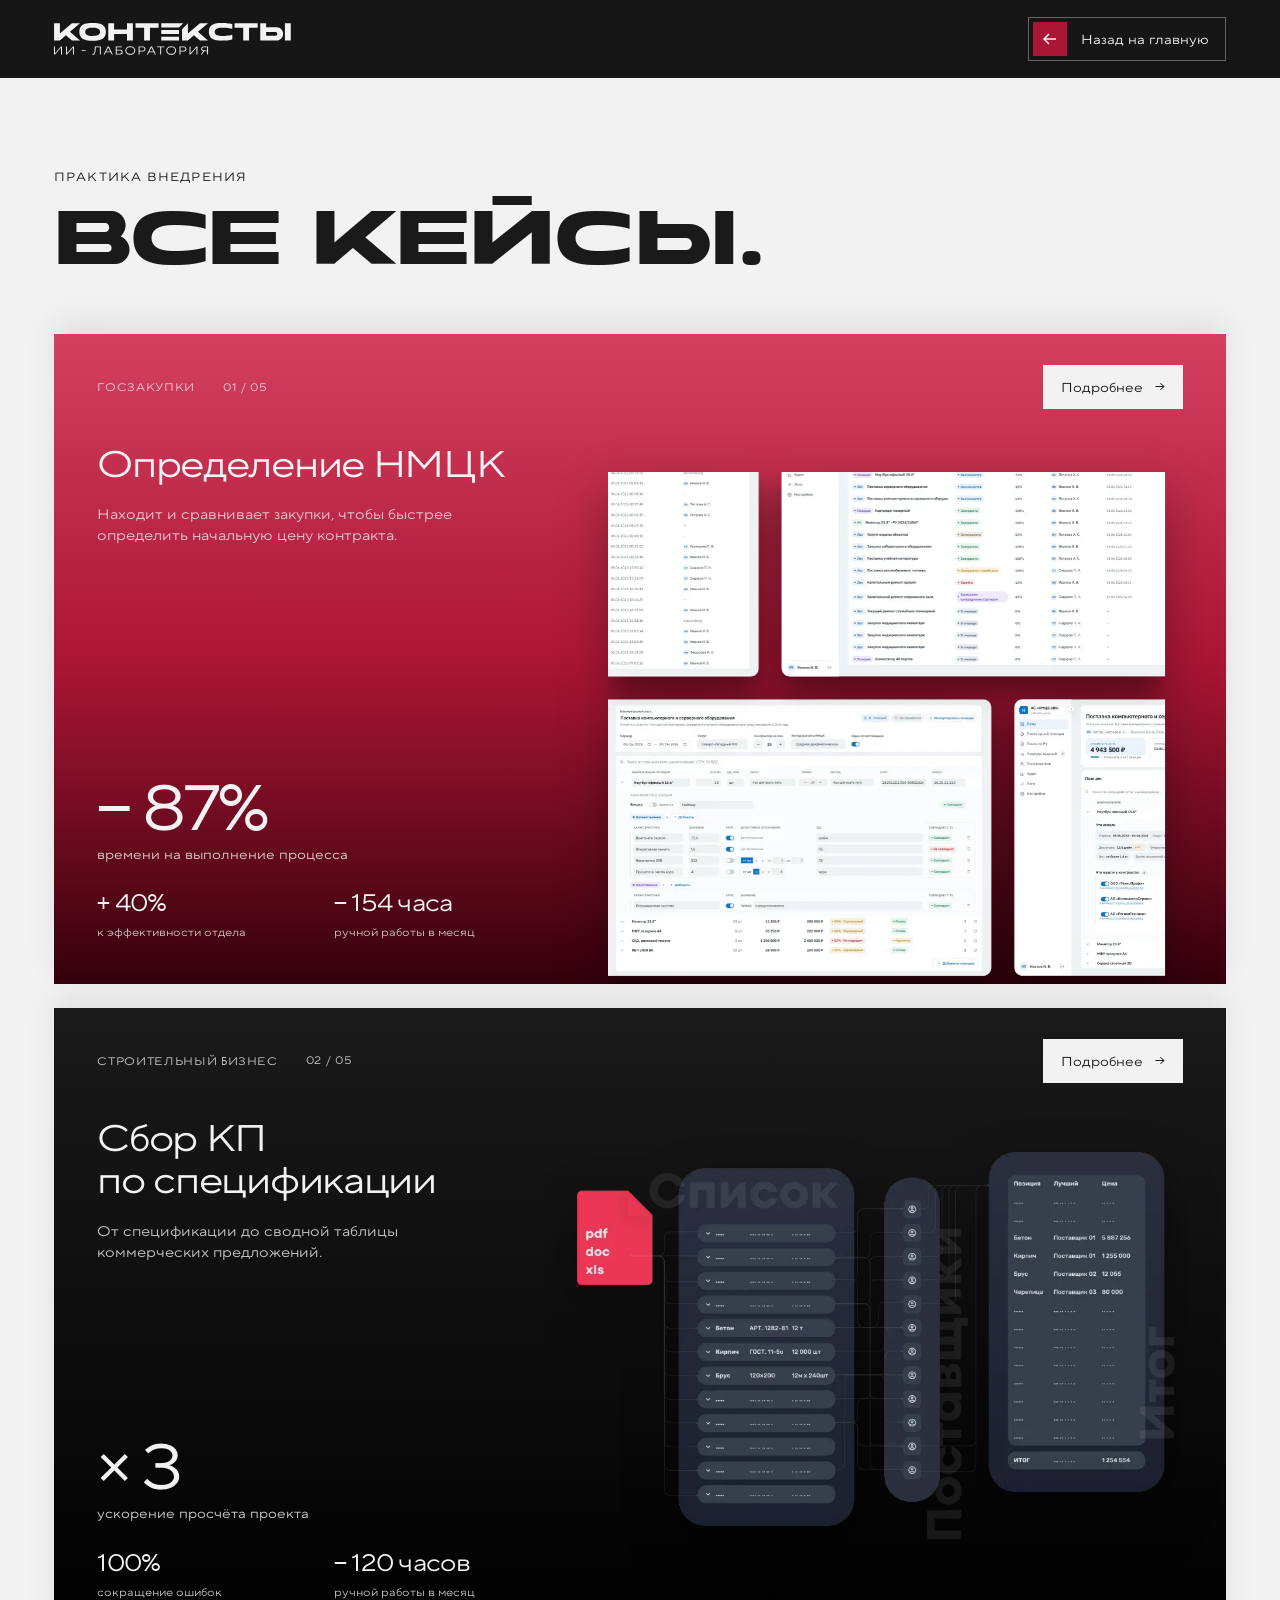
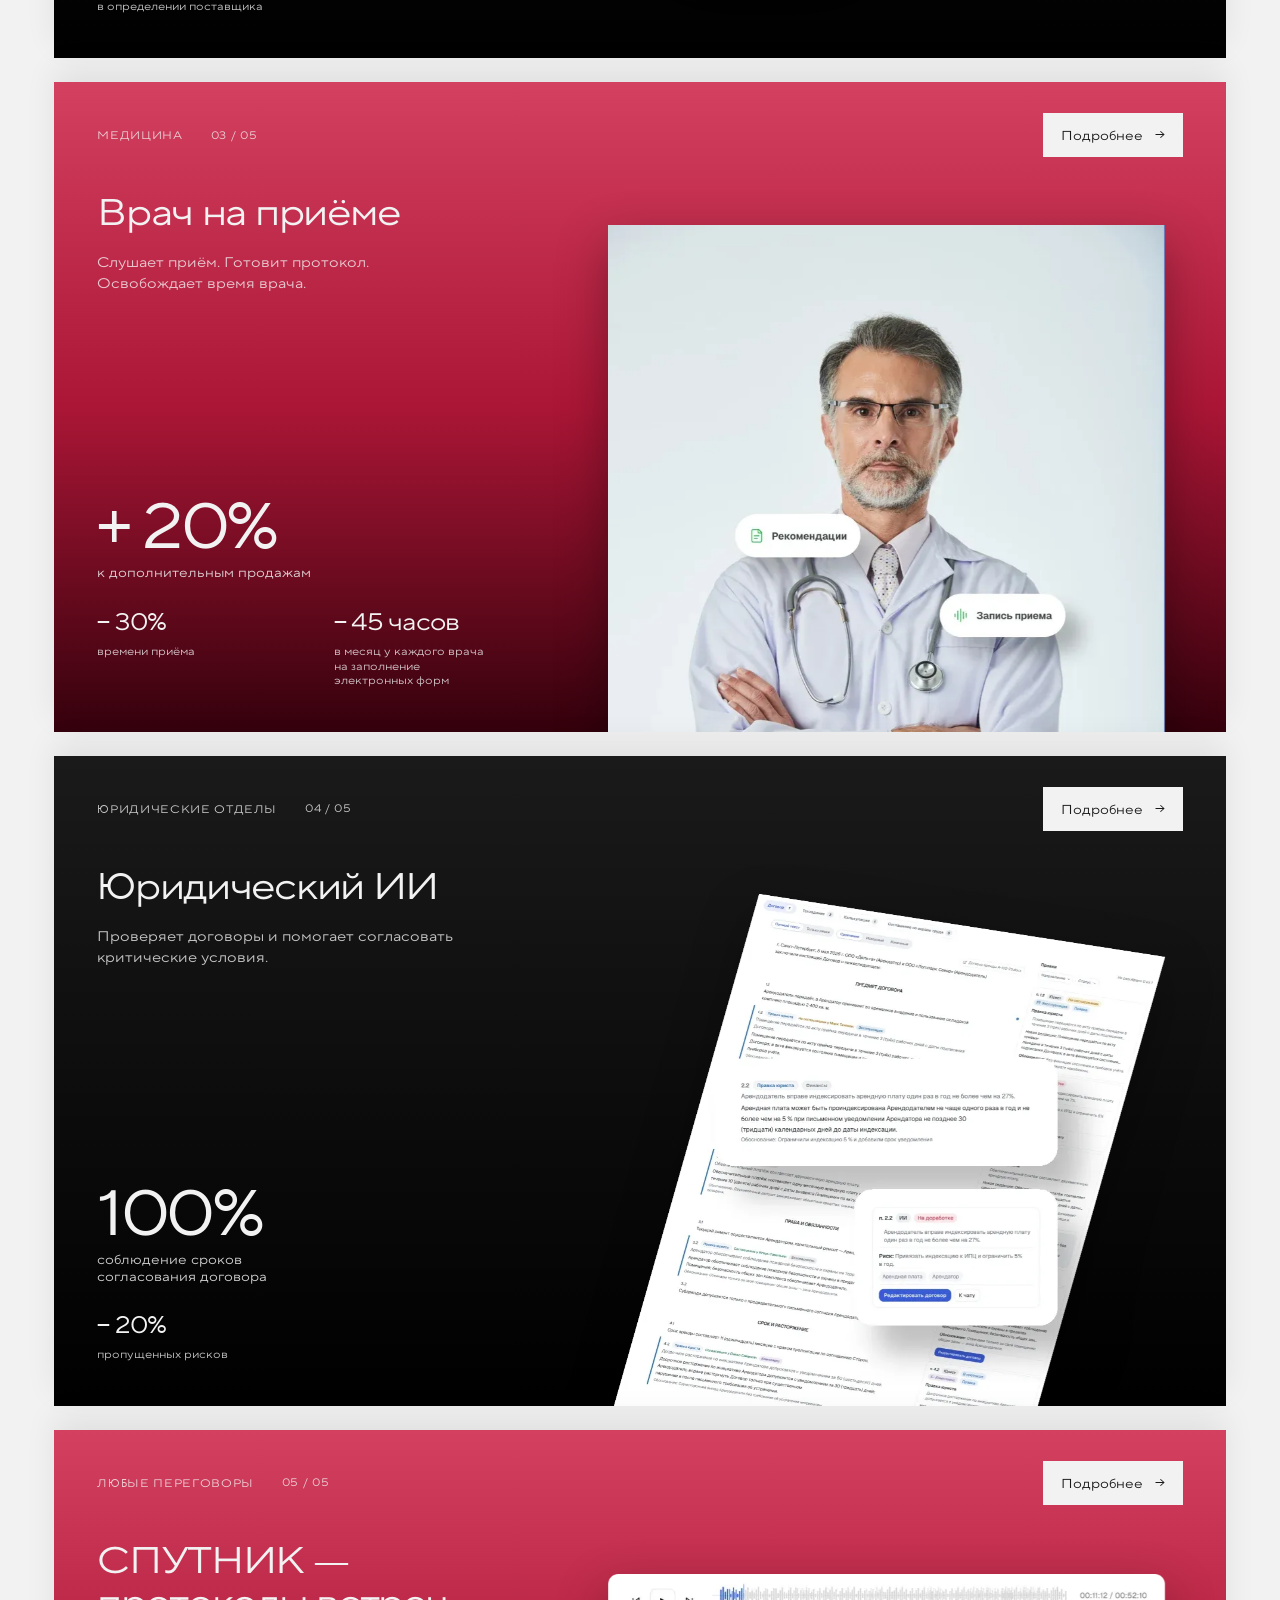
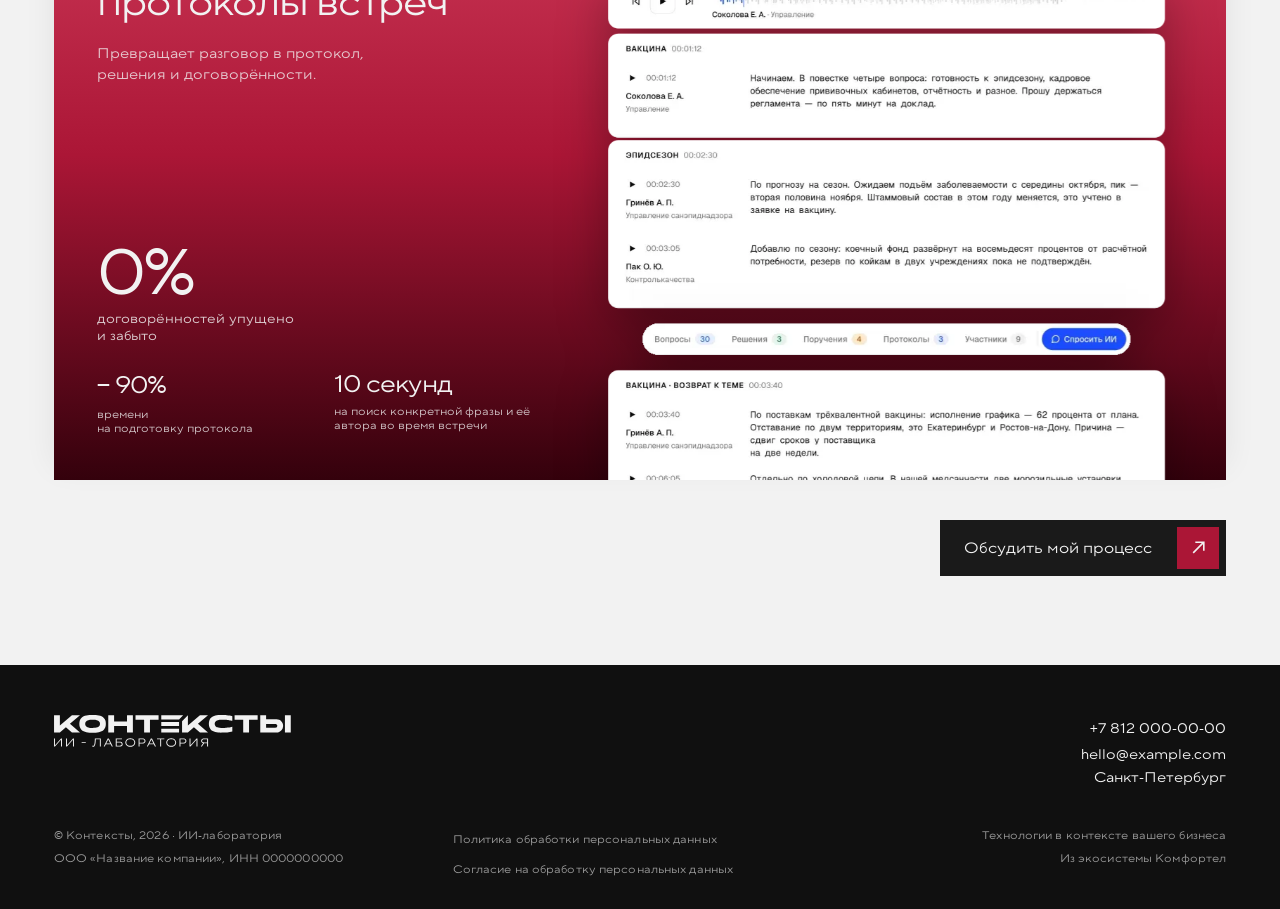
<file: cases.html>
<!DOCTYPE html><html lang="ru" class="ODyDCa_variable R0c7Eq_variable X606LG_variable" data-scroll-behavior="smooth"><head><meta charSet="utf-8"/><meta name="viewport" content="width=device-width, initial-scale=1"/><link rel="preload" href="/_next/static/media/fors-s.p.0415j2cwmaa02.woff2" as="font" crossorigin="" type="font/woff2"/><link rel="preload" href="/_next/static/media/norms_subset-s.p.2enl2txj6a--s.woff2" as="font" crossorigin="" type="font/woff2"/><link rel="preload" href="/_next/static/media/onder-s.p.0d-o0-3b6ol0z.woff2" as="font" crossorigin="" type="font/woff2"/><link rel="stylesheet" href="/_next/static/chunks/18c9qoz_j847k.css" data-precedence="next"/><link rel="stylesheet" href="/_next/static/chunks/0sghred0-srin.css" data-precedence="next"/><link rel="preload" as="script" fetchPriority="low" href="/_next/static/chunks/1pcw6gskne7pf.js"/><script src="/_next/static/chunks/1wnov70f88xjy.js" async=""></script><script src="/_next/static/chunks/3jn_x8ihwq16e.js" async=""></script><script src="/_next/static/chunks/33om2u2l1wmz7.js" async=""></script><script src="/_next/static/chunks/turbopack-2u1d16houkiyo.js" async=""></script><script src="/_next/static/chunks/3qfy96eoyh-ek.js" async=""></script><script src="/_next/static/chunks/09xkpg5ai2_kx.js" async=""></script><script src="/_next/static/chunks/3drofg15wzdpx.js" async=""></script><script src="/_next/static/chunks/41sjrkh4zc0vf.js" async=""></script><title>Кейсы — Контексты</title><meta name="description" content="Находим, где искусственный интеллект действительно может повысить эффективность, и внедряем решение в работу компании."/><meta name="robots" content="noindex, nofollow"/><meta property="og:title" content="Кейсы — Контексты"/><meta property="og:description" content="Находим, где искусственный интеллект действительно может повысить эффективность, и внедряем решение в работу компании."/><meta property="og:site_name" content="Контексты"/><meta property="og:locale" content="ru_RU"/><meta property="og:image" content="https://konteksty-lab.github.io/images/og-cover.png"/><meta property="og:image:width" content="1200"/><meta property="og:image:height" content="630"/><meta property="og:image:alt" content="Контексты — ИИ-лаборатория. Внедряем ИИ в бизнес. Под реальные процессы."/><meta property="og:type" content="website"/><meta name="twitter:card" content="summary_large_image"/><meta name="twitter:title" content="Кейсы — Контексты"/><meta name="twitter:description" content="Находим, где искусственный интеллект действительно может повысить эффективность, и внедряем решение в работу компании."/><meta name="twitter:image" content="https://konteksty-lab.github.io/images/og-cover.png"/><meta name="twitter:image:alt" content="Контексты — ИИ-лаборатория. Внедряем ИИ в бизнес. Под реальные процессы."/><meta name="twitter:image:width" content="1200"/><meta name="twitter:image:height" content="630"/><link rel="icon" href="/images/favicon.svg"/><meta name="next-size-adjust" content=""/><script>document.documentElement.classList.add('motion-ready')</script><script src="/_next/static/chunks/0cz1d0mv5g_q7.js" noModule=""></script></head><body><div hidden=""><!--$--><!--/$--></div><header class="CfgwDG_header dark shell"><a aria-label="Контексты — на главную" href="/"><svg class="MSOgda_descriptor" viewBox="0 0 734.76 98.45" role="img" aria-label="Контексты — ИИ-лаборатория"><path fill="currentColor" fill-rule="evenodd" d="M49.32 27.37L80.59 54L55.55 54L36.78 38.05L18.01 54L0 54L0 0.74L18.14 0.74L18.14 32.55L55.54 0.74L80.58 0.74L49.31 27.37L49.32 27.37ZM119.67 0.19C122.91 0.13 126.18 0.17 129.47 0.33C132.75 0.48 135.92 0.87 138.97 1.46C142.01 2.06 144.87 2.96 147.54 4.14C150.21 5.32 152.52 6.94 154.49 8.99C156.46 11.03 158.01 13.57 159.15 16.6C160.28 19.63 160.83 23.28 160.8 27.55C160.83 31.71 160.28 35.28 159.15 38.28C158.01 41.28 156.46 43.79 154.49 45.83C152.52 47.86 150.2 49.48 147.54 50.72C144.87 51.94 142.01 52.87 138.97 53.52C135.92 54.15 132.75 54.56 129.47 54.72C126.18 54.89 122.91 54.94 119.67 54.88C116.46 54.94 113.2 54.88 109.9 54.72C106.6 54.56 103.42 54.15 100.38 53.52C97.34 52.88 94.49 51.95 91.84 50.72C89.19 49.49 86.87 47.86 84.89 45.83C82.9 43.8 81.35 41.28 80.23 38.28C79.11 35.28 78.55 31.71 78.55 27.55C78.55 23.4 79.11 19.63 80.23 16.6C81.35 13.57 82.9 11.03 84.89 8.99C86.88 6.94 89.19 5.33 91.84 4.14C94.49 2.96 97.34 2.07 100.38 1.46C103.43 0.86 106.61 0.48 109.9 0.33C113.21 0.18 116.47 0.14 119.67 0.19M119.67 40.42C122.37 40.42 125.07 40.26 127.78 39.94C130.5 39.61 132.94 39.01 135.12 38.1C137.3 37.18 139.08 35.89 140.46 34.21C141.84 32.53 142.56 30.31 142.62 27.55C142.62 25.77 142.3 24.2 141.65 22.88C140.99 21.54 140.13 20.4 139.03 19.44C137.94 18.49 136.66 17.71 135.16 17.1C133.68 16.5 132.09 16.01 130.4 15.65C128.7 15.28 126.93 15.03 125.1 14.9C123.27 14.77 121.46 14.68 119.67 14.66C117.88 14.66 116.07 14.73 114.24 14.89C112.41 15.04 110.65 15.29 108.96 15.66C107.28 16.02 105.7 16.51 104.21 17.11C102.73 17.72 101.43 18.5 100.33 19.45C99.22 20.41 98.35 21.55 97.71 22.89C97.08 24.22 96.75 25.78 96.71 27.56C96.78 29.39 97.12 30.97 97.78 32.31C98.43 33.66 99.3 34.82 100.39 35.77C101.49 36.71 102.77 37.5 104.23 38.1C105.71 38.71 107.29 39.18 108.98 39.51C110.68 39.84 112.43 40.08 114.26 40.21C116.07 40.35 117.88 40.42 119.66 40.42L119.67 40.42M119.67 40.46C119.74 40.46 119.75 40.46 119.74 40.44C119.72 40.42 119.7 40.42 119.67 40.42C119.64 40.42 119.62 40.42 119.62 40.44C119.62 40.46 119.64 40.46 119.67 40.46ZM226.57 0.74L244.71 0.74L244.71 54L226.57 54L226.57 34.5L186.44 34.5L186.44 54L168.31 54L168.31 0.74L186.44 0.74L186.44 20.24L226.57 20.24L226.57 0.74ZM324.48 15.01L297.75 15.01L297.75 54L279.62 54L279.62 15.01L252.89 15.01L252.89 0.74L324.48 0.74L324.48 15.01ZM446.67 27.48L477.94 54.12L452.9 54.12L434.13 38.16L415.36 54.12L397.36 54.12L397.36 19.1L415.5 0.85L415.5 32.67L452.89 0.85L477.93 0.85L446.66 27.48L446.67 27.48ZM521.64 14.51C519.85 14.51 518.05 14.57 516.23 14.71C514.41 14.85 512.65 15.09 510.98 15.44C509.29 15.79 507.72 16.27 506.26 16.87C504.78 17.48 503.49 18.26 502.39 19.19C501.28 20.13 500.4 21.28 499.76 22.63C499.1 23.97 498.76 25.56 498.73 27.38C498.8 29.41 499.21 31.14 499.99 32.56C500.76 33.99 501.78 35.18 503.05 36.13C504.32 37.09 505.78 37.84 507.42 38.38C509.05 38.92 510.75 39.34 512.51 39.61C514.26 39.88 516.02 40.06 517.78 40.13C519.54 40.2 521.18 40.24 522.69 40.24C523.39 40.24 524.38 40.24 525.69 40.22C526.99 40.2 528.49 40.16 530.16 40.07C531.85 39.97 533.66 39.85 535.61 39.71C537.57 39.56 539.57 39.35 541.62 39.09C543.66 38.83 545.69 38.5 547.71 38.09C549.73 37.68 551.61 37.2 553.37 36.65L553.37 50.83C548.28 52.31 543.09 53.35 537.79 53.94C532.48 54.53 527.11 54.78 521.65 54.68C521.13 54.68 520.64 54.68 520.18 54.7C519.71 54.72 519.21 54.72 518.7 54.72C515.61 54.72 512.52 54.59 509.43 54.33C506.34 54.08 503.38 53.59 500.57 52.88C497.75 52.17 495.12 51.19 492.68 49.93C490.24 48.66 488.12 47.03 486.31 44.99C484.51 42.97 483.1 40.51 482.09 37.63C481.08 34.74 480.57 31.34 480.57 27.4L480.57 27.35C480.57 23.38 481.09 19.95 482.12 17.06C483.15 14.17 484.57 11.7 486.37 9.68C488.17 7.65 490.31 6 492.78 4.74C495.24 3.48 497.9 2.49 500.73 1.79C503.57 1.08 506.54 0.6 509.66 0.36C512.78 0.12 515.89 0 518.98 0C522.07 0 524.91 0.05 527.77 0.14C530.63 0.23 533.48 0.41 536.3 0.68C539.11 0.96 541.93 1.34 544.75 1.86C547.56 2.38 550.45 3.06 553.38 3.9L553.38 18.13C551.84 17.64 550.2 17.22 548.48 16.86C546.74 16.49 545 16.18 543.23 15.93C541.45 15.67 539.69 15.45 537.93 15.26C536.18 15.08 534.49 14.94 532.89 14.86C529.13 14.62 525.39 14.5 521.67 14.5L521.64 14.51ZM631.99 15.01L605.27 15.01L605.27 54L587.13 54L587.13 15.01L560.41 15.01L560.41 0.74L631.99 0.74L631.99 15.01ZM690.77 13.46C693.56 13.46 696.18 13.99 698.66 15.05C701.12 16.11 703.28 17.56 705.11 19.4C706.94 21.23 708.39 23.38 709.45 25.85C710.5 28.32 711.04 30.95 711.04 33.74C711.04 36.53 710.5 39.15 709.45 41.63C708.39 44.1 706.94 46.25 705.11 48.08C703.28 49.92 701.12 51.36 698.66 52.43C696.19 53.49 693.56 54.02 690.77 54.02L640.09 54.02L640.09 0.64L658.22 0.64L658.22 13.46L690.77 13.46M687.31 39.41C688.11 39.41 688.83 39.26 689.51 38.96C690.2 38.66 690.79 38.25 691.31 37.74C691.82 37.22 692.23 36.62 692.53 35.94C692.84 35.26 692.98 34.52 692.98 33.74C692.98 32.96 692.84 32.22 692.53 31.54C692.23 30.86 691.82 30.26 691.31 29.75C690.79 29.23 690.2 28.82 689.51 28.52C688.83 28.22 688.1 28.07 687.31 28.07L658.22 28.07L658.22 39.43L687.31 39.43L687.31 39.41M734.76 0.69L734.76 53.96L716.67 53.96L716.67 0.69L734.76 0.69ZM332.83 22.08L388.02 22.08L388.02 33.96L332.83 33.96L332.83 22.08ZM332.83 0.85L400.76 0.85L388.02 13.59L332.83 13.59L332.83 0.85ZM332.83 42.45L388.02 42.45L388.02 54.34L332.83 54.34L332.83 42.45ZM2.9 98.09L0 98.09L0 72.72L2.97 72.72L2.97 93.74L3.12 93.74L21.67 72.72L24.6 72.72L24.6 98.09L21.6 98.09L21.6 77.07L21.49 77.07L2.9 98.09ZM40.08 98.09L37.18 98.09L37.18 72.72L40.15 72.72L40.15 93.74L40.3 93.74L58.85 72.72L61.78 72.72L61.78 98.09L58.78 98.09L58.78 77.07L58.67 77.07L40.08 98.09ZM98.61 86.64L85.67 86.64L85.67 84.29L98.61 84.29L98.61 86.64ZM126.69 72.72L145.17 72.72L145.17 98.09L142.2 98.09L142.2 75.37L129.55 75.37L129.36 79.75C129.14 84.59 128.71 88.36 128.06 91.06C127.41 93.77 126.51 95.68 125.36 96.79C124.22 97.9 122.74 98.45 120.93 98.45C119.98 98.45 119.14 98.29 118.39 97.99L118.39 95.31C119.01 95.57 119.79 95.7 120.71 95.7C121.89 95.7 122.86 95.25 123.62 94.33C124.38 93.41 124.99 91.79 125.45 89.48C125.91 87.16 126.23 83.92 126.4 79.76L126.69 72.73L126.69 72.72ZM157.35 98.09L154.23 98.09L166.59 72.72L170.1 72.72L182.46 98.09L179.23 98.09L175.79 91.03L160.76 91.03L157.35 98.09M168.22 75.66L161.98 88.38L174.56 88.38L168.32 75.66L168.22 75.66ZM191.52 98.09L191.52 72.72L210.73 72.72L210.73 75.37L194.5 75.37L194.5 82.94L203.63 82.94C205.64 82.94 207.34 83.27 208.74 83.92C210.14 84.57 211.2 85.47 211.91 86.6C212.63 87.73 212.98 89.04 212.98 90.51C212.98 91.98 212.62 93.26 211.91 94.4C211.2 95.55 210.14 96.44 208.74 97.1C207.34 97.75 205.64 98.07 203.63 98.07L191.53 98.07L191.52 98.09M203.62 95.52C205.61 95.52 207.16 95.04 208.3 94.11C209.44 93.17 210 91.97 210 90.52C210 89.08 209.43 87.85 208.3 86.9C207.16 85.96 205.61 85.5 203.62 85.5L194.49 85.5L194.49 95.54L203.62 95.54L203.62 95.52ZM228.7 96.72C226.36 95.55 224.53 93.98 223.23 91.99C221.93 90 221.28 87.8 221.28 85.41C221.28 83.01 221.93 80.82 223.23 78.83C224.53 76.84 226.36 75.26 228.7 74.1C231.04 72.93 233.7 72.36 236.67 72.36C239.64 72.36 242.26 72.94 244.61 74.1C246.95 75.26 248.77 76.84 250.08 78.83C251.38 80.82 252.03 83.01 252.03 85.41C252.03 87.8 251.38 89.99 250.08 91.99C248.77 93.98 246.95 95.55 244.61 96.72C242.26 97.88 239.62 98.45 236.67 98.45C233.72 98.45 231.04 97.87 228.7 96.72M243.01 94.44C244.9 93.52 246.38 92.27 247.45 90.68C248.53 89.1 249.06 87.34 249.06 85.41C249.06 83.47 248.53 81.72 247.45 80.13C246.38 78.55 244.9 77.29 243.01 76.38C241.13 75.46 239.01 75 236.67 75C234.33 75 232.21 75.46 230.31 76.38C228.42 77.29 226.93 78.55 225.86 80.13C224.78 81.72 224.24 83.47 224.24 85.41C224.24 87.34 224.78 89.1 225.86 90.68C226.93 92.27 228.42 93.52 230.31 94.44C232.21 95.35 234.33 95.81 236.67 95.81C239.01 95.81 241.13 95.35 243.01 94.44ZM262.43 98.09L262.43 72.72L274.1 72.72C276.13 72.72 277.88 73.06 279.34 73.72C280.8 74.38 281.9 75.31 282.65 76.51C283.4 77.71 283.78 79.09 283.78 80.66C283.78 82.23 283.4 83.61 282.65 84.81C281.9 86.01 280.79 86.93 279.34 87.6C277.87 88.26 276.13 88.6 274.1 88.6L265.41 88.6L265.41 98.09L262.44 98.09L262.43 98.09M274.21 85.95C276.36 85.95 277.99 85.46 279.1 84.48C280.21 83.5 280.76 82.23 280.76 80.66C280.76 79.09 280.21 77.81 279.1 76.84C277.99 75.86 276.36 75.37 274.21 75.37L265.4 75.37L265.4 85.94L274.21 85.94L274.21 85.95ZM291.28 98.09L288.16 98.09L300.52 72.72L304.04 72.72L316.39 98.09L313.17 98.09L309.73 91.03L294.69 91.03L291.28 98.09M302.15 75.66L295.92 88.38L308.49 88.38L302.26 75.66L302.15 75.66ZM332.41 98.09L329.45 98.09L329.45 75.37L319.62 75.37L319.62 72.72L342.27 72.72L342.27 75.37L332.41 75.37L332.41 98.09ZM355.71 96.72C353.37 95.55 351.55 93.98 350.24 91.99C348.94 90 348.29 87.8 348.29 85.41C348.29 83.01 348.94 80.82 350.24 78.83C351.55 76.84 353.37 75.26 355.71 74.1C358.06 72.93 360.72 72.36 363.68 72.36C366.65 72.36 369.28 72.94 371.62 74.1C373.96 75.26 375.79 76.84 377.09 78.83C378.39 80.82 379.04 83.01 379.04 85.41C379.04 87.8 378.39 89.99 377.09 91.99C375.79 93.98 373.96 95.55 371.62 96.72C369.28 97.88 366.63 98.45 363.68 98.45C360.73 98.45 358.06 97.87 355.71 96.72M370.03 94.44C371.91 93.52 373.39 92.27 374.46 90.68C375.54 89.1 376.08 87.34 376.08 85.41C376.08 83.47 375.54 81.72 374.46 80.13C373.39 78.55 371.91 77.29 370.03 76.38C368.14 75.46 366.03 75 363.68 75C361.34 75 359.22 75.46 357.32 76.38C355.43 77.29 353.94 78.55 352.87 80.13C351.79 81.72 351.26 83.47 351.26 85.41C351.26 87.34 351.79 89.1 352.87 90.68C353.94 92.27 355.43 93.52 357.32 94.44C359.22 95.35 361.34 95.81 363.68 95.81C366.03 95.81 368.14 95.35 370.03 94.44ZM389.45 98.09L389.45 72.72L401.12 72.72C403.14 72.72 404.89 73.06 406.35 73.72C407.81 74.38 408.91 75.31 409.66 76.51C410.41 77.71 410.79 79.09 410.79 80.66C410.79 82.23 410.41 83.61 409.66 84.81C408.91 86.01 407.8 86.93 406.35 87.6C404.89 88.26 403.14 88.6 401.12 88.6L392.42 88.6L392.42 98.09L389.45 98.09L389.45 98.09M401.22 85.95C403.37 85.95 405 85.46 406.11 84.48C407.22 83.5 407.77 82.23 407.77 80.66C407.77 79.09 407.22 77.81 406.11 76.84C405 75.86 403.37 75.37 401.22 75.37L392.41 75.37L392.41 85.94L401.22 85.94L401.22 85.95ZM423.44 98.09L420.55 98.09L420.55 72.72L423.52 72.72L423.52 93.74L423.66 93.74L442.21 72.72L445.15 72.72L445.15 98.09L442.14 98.09L442.14 77.07L442.04 77.07L423.44 98.09ZM478.09 72.72L478.09 98.09L475.09 98.09L475.09 88.01L465.85 88.01L459.11 98.09L455.63 98.09L462.62 87.62C460.71 87.11 459.24 86.22 458.2 84.94C457.16 83.66 456.64 82.14 456.64 80.38C456.64 78.88 457.01 77.56 457.74 76.41C458.48 75.26 459.56 74.36 460.98 73.71C462.41 73.06 464.11 72.73 466.09 72.73L478.09 72.73L478.09 72.72M475.09 85.41L475.09 75.37L466.1 75.37C464 75.37 462.39 75.82 461.28 76.74C460.17 77.66 459.62 78.86 459.62 80.36C459.62 81.86 460.17 83.07 461.28 84C462.39 84.93 464.01 85.39 466.1 85.39L475.09 85.39L475.09 85.41Z"></path></svg></a><a class="CfgwDG_back" href="/#cases"><span class="CfgwDG_backArrow" aria-hidden="true"><svg viewBox="0 0 16 16" fill="none"><path d="M14 8H2M7 3 2 8l5 5" stroke="currentColor" stroke-width="1.5"></path></svg></span><span>Назад<span class="CfgwDG_backTail"> на главную</span></span></a></header><main class="CfgwDG_main light shell"><p class="mL1_uW_label" data-label="">Практика внедрения</p><h1 class="display section-title ">Все кейсы.</h1><div class="CfgwDG_wide"><div class="Ik13ia_caseGrid"><article class="Ik13ia_caseCard Ik13ia_red" style="z-index:1" aria-labelledby="case-title-0" data-case-card=""><div class="Ik13ia_caseBar"><div class="Ik13ia_caseType"><span>Госзакупки</span><span>01<!-- --> / <!-- -->05</span></div><button type="button" class="Ik13ia_caseToggle" aria-expanded="false" aria-controls="case-details-0" aria-label="Подробнее о кейсе: Помощь в определении НМЦК" data-case-toggle="0">Подробнее <span aria-hidden="true">→</span></button></div><div class="Ik13ia_casePanels "><div class="Ik13ia_panelMain"><div class="Ik13ia_caseCopy"><div><h3 id="case-title-0">Определение НМЦК</h3><p class="Ik13ia_caseDesc">Находит и сравнивает закупки, чтобы быстрее определить начальную цену контракта.</p></div><div class="Ik13ia_caseMetrics"><div class="Ik13ia_caseMainMetric"><span class="Ik13ia_metricValue" data-count="">− 87%</span><span class="Ik13ia_metricLabel">времени на выполнение процесса</span></div><div class="Ik13ia_caseSecondary"><div><strong>+ 40%</strong><span>к эффективности отдела</span></div><div><strong>− 154 часа</strong><span>ручной работы в месяц</span></div></div></div></div><div class="Ik13ia_caseMedia"><img alt="Помощь в определении НМЦК — иллюстрация из материалов компании" loading="lazy" width="951" height="1000" decoding="async" data-nimg="1" style="color:transparent" src="/uploads/case_01_2c9fef1c02.webp"/></div></div><div class="Ik13ia_panelDetails" id="case-details-0" inert=""><div><h4>Что сделали</h4><div class="Ik13ia_caseRich"><ul><li><span>С помощью искусственного интеллекта существенно сократили время определения НМЦК для размещения закупки</span></li><li><span>Система сама собирает информацию о прошедших закупках по каждому товару и расставляет их по степени соответствия</span></li></ul></div></div><div><h4>Результат</h4><div class="Ik13ia_caseResults"><div><strong>− 87%</strong><span>времени на выполнение процесса</span></div><div><strong>+ 40%</strong><span>к эффективности отдела</span></div><div><strong>− 154 часа</strong><span>ручной работы в месяц</span></div></div></div></div></div></article><article class="Ik13ia_caseCard Ik13ia_black" style="z-index:2" aria-labelledby="case-title-1" data-case-card=""><div class="Ik13ia_caseBar"><div class="Ik13ia_caseType"><span>Строительный бизнес</span><span>02<!-- --> / <!-- -->05</span></div><button type="button" class="Ik13ia_caseToggle" aria-expanded="false" aria-controls="case-details-1" aria-label="Подробнее о кейсе: Автоматизированный сбор КП по спецификации" data-case-toggle="1">Подробнее <span aria-hidden="true">→</span></button></div><div class="Ik13ia_casePanels "><div class="Ik13ia_panelMain"><div class="Ik13ia_caseCopy"><div><h3 id="case-title-1">Сбор КП по спецификации</h3><p class="Ik13ia_caseDesc">От спецификации до сводной таблицы коммерческих предложений.</p></div><div class="Ik13ia_caseMetrics"><div class="Ik13ia_caseMainMetric"><span class="Ik13ia_metricValue" data-count="">× 3</span><span class="Ik13ia_metricLabel">ускорение просчёта проекта</span></div><div class="Ik13ia_caseSecondary"><div><strong>100%</strong><span>сокращение ошибок в определении поставщика</span></div><div><strong>− 120 часов</strong><span>ручной работы в месяц</span></div></div></div></div><div class="Ik13ia_caseMedia"><img alt="Автоматизированный сбор КП по спецификации — иллюстрация из материалов компании" loading="lazy" width="1000" height="706" decoding="async" data-nimg="1" style="color:transparent" src="/uploads/case_02_ddbbe31920.webp"/></div></div><div class="Ik13ia_panelDetails" id="case-details-1" inert=""><div><h4>Что сделали</h4><div class="Ik13ia_caseRich"><ul><li><span>Искусственный интеллект самостоятельно разбивает спецификацию на отдельные позиции, подбирает поставщиков из базы и рассылает запрос коммерческих предложений</span></li><li><span>Далее обрабатывает полученные КП и сводит их в одну таблицу</span></li></ul></div></div><div><h4>Результат</h4><div class="Ik13ia_caseResults"><div><strong>× 3</strong><span>ускорение просчёта проекта</span></div><div><strong>100%</strong><span>сокращение ошибок в определении поставщика</span></div><div><strong>− 120 часов</strong><span>ручной работы в месяц</span></div></div></div></div></div></article><article class="Ik13ia_caseCard Ik13ia_red" style="z-index:3" aria-labelledby="case-title-2" data-case-card=""><div class="Ik13ia_caseBar"><div class="Ik13ia_caseType"><span>Медицина</span><span>03<!-- --> / <!-- -->05</span></div><button type="button" class="Ik13ia_caseToggle" aria-expanded="false" aria-controls="case-details-2" aria-label="Подробнее о кейсе: Врач на приёме" data-case-toggle="2">Подробнее <span aria-hidden="true">→</span></button></div><div class="Ik13ia_casePanels "><div class="Ik13ia_panelMain"><div class="Ik13ia_caseCopy"><div><h3 id="case-title-2">Врач на приёме</h3><p class="Ik13ia_caseDesc">Слушает приём. Готовит протокол. Освобождает время врача.</p></div><div class="Ik13ia_caseMetrics"><div class="Ik13ia_caseMainMetric"><span class="Ik13ia_metricValue" data-count="">+ 20%</span><span class="Ik13ia_metricLabel">к дополнительным продажам</span></div><div class="Ik13ia_caseSecondary"><div><strong>− 30%</strong><span>времени приёма</span></div><div><strong>− 45 часов</strong><span>в месяц у каждого врача на заполнение электронных форм</span></div></div></div></div><div class="Ik13ia_caseMedia"><img alt="Врач на приёме — иллюстрация из материалов компании" loading="lazy" width="826" height="1000" decoding="async" data-nimg="1" style="color:transparent" src="/uploads/case_03_7fb1bb51cd.webp"/></div></div><div class="Ik13ia_panelDetails" id="case-details-2" inert=""><div><h4>Что сделали</h4><div class="Ik13ia_caseRich"><ul><li><span>Запись приёма пациента у врача и автоматическая подготовка протокола по приёму</span></li><li><span>Пациент получает оформленный результат приёма с рекомендациями</span></li><li><span>Врач экономит время на заполнение форм в информационной системе</span></li></ul></div></div><div><h4>Результат</h4><div class="Ik13ia_caseResults"><div><strong>+ 20%</strong><span>к дополнительным продажам</span></div><div><strong>− 30%</strong><span>времени приёма</span></div><div><strong>− 45 часов</strong><span>в месяц у каждого врача на заполнение электронных форм</span></div></div></div></div></div></article><article class="Ik13ia_caseCard Ik13ia_black" style="z-index:4" aria-labelledby="case-title-3" data-case-card=""><div class="Ik13ia_caseBar"><div class="Ik13ia_caseType"><span>Юридические отделы</span><span>04<!-- --> / <!-- -->05</span></div><button type="button" class="Ik13ia_caseToggle" aria-expanded="false" aria-controls="case-details-3" aria-label="Подробнее о кейсе: Юридический ИИ" data-case-toggle="3">Подробнее <span aria-hidden="true">→</span></button></div><div class="Ik13ia_casePanels "><div class="Ik13ia_panelMain"><div class="Ik13ia_caseCopy"><div><h3 id="case-title-3">Юридический ИИ</h3><p class="Ik13ia_caseDesc">Проверяет договоры и помогает согласовать критические условия.</p></div><div class="Ik13ia_caseMetrics"><div class="Ik13ia_caseMainMetric"><span class="Ik13ia_metricValue" data-count="">100%</span><span class="Ik13ia_metricLabel">соблюдение сроков согласования договора</span></div><div class="Ik13ia_caseSecondary"><div><strong>− 20%</strong><span>пропущенных рисков</span></div></div></div></div><div class="Ik13ia_caseMedia"><img alt="Юридический ИИ — иллюстрация из материалов компании" loading="lazy" width="934" height="1000" decoding="async" data-nimg="1" style="color:transparent" src="/uploads/case_04_d4f3f59c20.webp"/></div></div><div class="Ik13ia_panelDetails" id="case-details-3" inert=""><div><h4>Что сделали</h4><div class="Ik13ia_caseRich"><ul><li><span>Система берёт на себя типовые действия: вычитку договоров, сверку с шаблонами, извлечение критических условий</span></li><li><span>Важные пункты сразу уходят на согласование соответствующим отделам</span></li><li><span>Корректировки складываются в протокол разногласий</span></li></ul></div></div><div><h4>Результат</h4><div class="Ik13ia_caseResults"><div><strong>100%</strong><span>соблюдение сроков согласования договора</span></div><div><strong>− 20%</strong><span>пропущенных рисков</span></div></div></div></div></div></article><article class="Ik13ia_caseCard Ik13ia_red" style="z-index:5" aria-labelledby="case-title-4" data-case-card=""><div class="Ik13ia_caseBar"><div class="Ik13ia_caseType"><span>Любые переговоры</span><span>05<!-- --> / <!-- -->05</span></div><button type="button" class="Ik13ia_caseToggle" aria-expanded="false" aria-controls="case-details-4" aria-label="Подробнее о кейсе: СПУТНИК — подготовка протоколов" data-case-toggle="4">Подробнее <span aria-hidden="true">→</span></button></div><div class="Ik13ia_casePanels "><div class="Ik13ia_panelMain"><div class="Ik13ia_caseCopy"><div><h3 id="case-title-4">СПУТНИК — протоколы встреч</h3><p class="Ik13ia_caseDesc">Превращает разговор в протокол, решения и договорённости.</p></div><div class="Ik13ia_caseMetrics"><div class="Ik13ia_caseMainMetric"><span class="Ik13ia_metricValue" data-count="">0%</span><span class="Ik13ia_metricLabel">договорённостей упущено и забыто</span></div><div class="Ik13ia_caseSecondary"><div><strong>− 90%</strong><span>времени на подготовку протокола</span></div><div><strong>10 секунд</strong><span>на поиск конкретной фразы и её автора во время встречи</span></div></div></div></div><div class="Ik13ia_caseMedia"><img alt="СПУТНИК — подготовка протоколов — иллюстрация из материалов компании" loading="lazy" width="792" height="1000" decoding="async" data-nimg="1" style="color:transparent" src="/uploads/case_05_2477264c82.webp"/></div></div><div class="Ik13ia_panelDetails" id="case-details-4" inert=""><div><h4>Что сделали</h4><div class="Ik13ia_caseRich"><ul><li><span>Автоматическая транскрибация совещаний, подготовка протокола</span></li><li><span>Возможность задать вопросы искусственному интеллекту по содержанию встречи</span></li></ul></div></div><div><h4>Результат</h4><div class="Ik13ia_caseResults"><div><strong>0%</strong><span>договорённостей упущено и забыто</span></div><div><strong>− 90%</strong><span>времени на подготовку протокола</span></div><div><strong>10 секунд</strong><span>на поиск конкретной фразы и её автора во время встречи</span></div></div></div></div></div></article></div><div class="Ik13ia_caseFooter"><button type="button" data-contact="" class="_8cr-Ka_button _8cr-Ka_ink"><span>Обсудить мой процесс</span><span class="_8cr-Ka_arrow" aria-hidden="true" data-arrow=""><svg viewBox="0 0 16 16" fill="none"><path d="M3 13 13 3M5 3h8v8" stroke="currentColor" stroke-width="1.5"></path></svg></span></button></div><dialog class="sR2AWG_dialog dhIxzq_contactDialog" aria-labelledby="contact-dialog-title"><div class="sR2AWG_inner"><button type="button" class="sR2AWG_close" aria-label="Закрыть" data-modal-close=""><span aria-hidden="true">×</span></button><div class="dhIxzq_formPanel"><form noValidate=""><h3 id="contact-dialog-title">Какой процесс хотите улучшить?</h3><p class="dhIxzq_formLead">Готовое техническое задание не требуется. Расскажите, как всё работает сейчас.</p><div class="dhIxzq_formGrid"><label class="dhIxzq_field">Ваше имя<input autoComplete="name" placeholder="Как к вам обращаться" name="name"/></label><label class="dhIxzq_field">Компания<input autoComplete="organization" placeholder="Название компании" name="company"/></label><label class="dhIxzq_field dhIxzq_full">Телефон или e-mail<input autoComplete="email" placeholder="Как с вами связаться" name="contact"/></label><label class="dhIxzq_field dhIxzq_full">Что хотелось бы изменить?<textarea name="message" rows="2" placeholder="Например, ускорить работу с документами"></textarea></label><label class="dhIxzq_trap" aria-hidden="true">Сайт<input tabindex="-1" autoComplete="off" name="website"/></label></div><label class="dhIxzq_consent"><input type="checkbox" name="consent"/><span>Даю<!-- --> <a target="_blank" href="/legal/consent">согласие на обработку персональных данных</a> <!-- -->и принимаю<!-- --> <a target="_blank" href="/legal/privacy">политику их обработки</a></span></label><button type="submit" class="_8cr-Ka_button _8cr-Ka_paper dhIxzq_formSubmit"><span>Отправить заявку</span><span class="_8cr-Ka_arrow" aria-hidden="true" data-arrow=""><svg viewBox="0 0 16 16" fill="none"><path d="M3 13 13 3M5 3h8v8" stroke="currentColor" stroke-width="1.5"></path></svg></span></button></form></div></div></dialog></div></main><footer class="rnk_JG_footer shell" data-footer=""><div class="rnk_JG_footerTop"><svg class="MSOgda_descriptor" viewBox="0 0 734.76 98.45" role="img" aria-label="Контексты — ИИ-лаборатория"><path fill="currentColor" fill-rule="evenodd" d="M49.32 27.37L80.59 54L55.55 54L36.78 38.05L18.01 54L0 54L0 0.74L18.14 0.74L18.14 32.55L55.54 0.74L80.58 0.74L49.31 27.37L49.32 27.37ZM119.67 0.19C122.91 0.13 126.18 0.17 129.47 0.33C132.75 0.48 135.92 0.87 138.97 1.46C142.01 2.06 144.87 2.96 147.54 4.14C150.21 5.32 152.52 6.94 154.49 8.99C156.46 11.03 158.01 13.57 159.15 16.6C160.28 19.63 160.83 23.28 160.8 27.55C160.83 31.71 160.28 35.28 159.15 38.28C158.01 41.28 156.46 43.79 154.49 45.83C152.52 47.86 150.2 49.48 147.54 50.72C144.87 51.94 142.01 52.87 138.97 53.52C135.92 54.15 132.75 54.56 129.47 54.72C126.18 54.89 122.91 54.94 119.67 54.88C116.46 54.94 113.2 54.88 109.9 54.72C106.6 54.56 103.42 54.15 100.38 53.52C97.34 52.88 94.49 51.95 91.84 50.72C89.19 49.49 86.87 47.86 84.89 45.83C82.9 43.8 81.35 41.28 80.23 38.28C79.11 35.28 78.55 31.71 78.55 27.55C78.55 23.4 79.11 19.63 80.23 16.6C81.35 13.57 82.9 11.03 84.89 8.99C86.88 6.94 89.19 5.33 91.84 4.14C94.49 2.96 97.34 2.07 100.38 1.46C103.43 0.86 106.61 0.48 109.9 0.33C113.21 0.18 116.47 0.14 119.67 0.19M119.67 40.42C122.37 40.42 125.07 40.26 127.78 39.94C130.5 39.61 132.94 39.01 135.12 38.1C137.3 37.18 139.08 35.89 140.46 34.21C141.84 32.53 142.56 30.31 142.62 27.55C142.62 25.77 142.3 24.2 141.65 22.88C140.99 21.54 140.13 20.4 139.03 19.44C137.94 18.49 136.66 17.71 135.16 17.1C133.68 16.5 132.09 16.01 130.4 15.65C128.7 15.28 126.93 15.03 125.1 14.9C123.27 14.77 121.46 14.68 119.67 14.66C117.88 14.66 116.07 14.73 114.24 14.89C112.41 15.04 110.65 15.29 108.96 15.66C107.28 16.02 105.7 16.51 104.21 17.11C102.73 17.72 101.43 18.5 100.33 19.45C99.22 20.41 98.35 21.55 97.71 22.89C97.08 24.22 96.75 25.78 96.71 27.56C96.78 29.39 97.12 30.97 97.78 32.31C98.43 33.66 99.3 34.82 100.39 35.77C101.49 36.71 102.77 37.5 104.23 38.1C105.71 38.71 107.29 39.18 108.98 39.51C110.68 39.84 112.43 40.08 114.26 40.21C116.07 40.35 117.88 40.42 119.66 40.42L119.67 40.42M119.67 40.46C119.74 40.46 119.75 40.46 119.74 40.44C119.72 40.42 119.7 40.42 119.67 40.42C119.64 40.42 119.62 40.42 119.62 40.44C119.62 40.46 119.64 40.46 119.67 40.46ZM226.57 0.74L244.71 0.74L244.71 54L226.57 54L226.57 34.5L186.44 34.5L186.44 54L168.31 54L168.31 0.74L186.44 0.74L186.44 20.24L226.57 20.24L226.57 0.74ZM324.48 15.01L297.75 15.01L297.75 54L279.62 54L279.62 15.01L252.89 15.01L252.89 0.74L324.48 0.74L324.48 15.01ZM446.67 27.48L477.94 54.12L452.9 54.12L434.13 38.16L415.36 54.12L397.36 54.12L397.36 19.1L415.5 0.85L415.5 32.67L452.89 0.85L477.93 0.85L446.66 27.48L446.67 27.48ZM521.64 14.51C519.85 14.51 518.05 14.57 516.23 14.71C514.41 14.85 512.65 15.09 510.98 15.44C509.29 15.79 507.72 16.27 506.26 16.87C504.78 17.48 503.49 18.26 502.39 19.19C501.28 20.13 500.4 21.28 499.76 22.63C499.1 23.97 498.76 25.56 498.73 27.38C498.8 29.41 499.21 31.14 499.99 32.56C500.76 33.99 501.78 35.18 503.05 36.13C504.32 37.09 505.78 37.84 507.42 38.38C509.05 38.92 510.75 39.34 512.51 39.61C514.26 39.88 516.02 40.06 517.78 40.13C519.54 40.2 521.18 40.24 522.69 40.24C523.39 40.24 524.38 40.24 525.69 40.22C526.99 40.2 528.49 40.16 530.16 40.07C531.85 39.97 533.66 39.85 535.61 39.71C537.57 39.56 539.57 39.35 541.62 39.09C543.66 38.83 545.69 38.5 547.71 38.09C549.73 37.68 551.61 37.2 553.37 36.65L553.37 50.83C548.28 52.31 543.09 53.35 537.79 53.94C532.48 54.53 527.11 54.78 521.65 54.68C521.13 54.68 520.64 54.68 520.18 54.7C519.71 54.72 519.21 54.72 518.7 54.72C515.61 54.72 512.52 54.59 509.43 54.33C506.34 54.08 503.38 53.59 500.57 52.88C497.75 52.17 495.12 51.19 492.68 49.93C490.24 48.66 488.12 47.03 486.31 44.99C484.51 42.97 483.1 40.51 482.09 37.63C481.08 34.74 480.57 31.34 480.57 27.4L480.57 27.35C480.57 23.38 481.09 19.95 482.12 17.06C483.15 14.17 484.57 11.7 486.37 9.68C488.17 7.65 490.31 6 492.78 4.74C495.24 3.48 497.9 2.49 500.73 1.79C503.57 1.08 506.54 0.6 509.66 0.36C512.78 0.12 515.89 0 518.98 0C522.07 0 524.91 0.05 527.77 0.14C530.63 0.23 533.48 0.41 536.3 0.68C539.11 0.96 541.93 1.34 544.75 1.86C547.56 2.38 550.45 3.06 553.38 3.9L553.38 18.13C551.84 17.64 550.2 17.22 548.48 16.86C546.74 16.49 545 16.18 543.23 15.93C541.45 15.67 539.69 15.45 537.93 15.26C536.18 15.08 534.49 14.94 532.89 14.86C529.13 14.62 525.39 14.5 521.67 14.5L521.64 14.51ZM631.99 15.01L605.27 15.01L605.27 54L587.13 54L587.13 15.01L560.41 15.01L560.41 0.74L631.99 0.74L631.99 15.01ZM690.77 13.46C693.56 13.46 696.18 13.99 698.66 15.05C701.12 16.11 703.28 17.56 705.11 19.4C706.94 21.23 708.39 23.38 709.45 25.85C710.5 28.32 711.04 30.95 711.04 33.74C711.04 36.53 710.5 39.15 709.45 41.63C708.39 44.1 706.94 46.25 705.11 48.08C703.28 49.92 701.12 51.36 698.66 52.43C696.19 53.49 693.56 54.02 690.77 54.02L640.09 54.02L640.09 0.64L658.22 0.64L658.22 13.46L690.77 13.46M687.31 39.41C688.11 39.41 688.83 39.26 689.51 38.96C690.2 38.66 690.79 38.25 691.31 37.74C691.82 37.22 692.23 36.62 692.53 35.94C692.84 35.26 692.98 34.52 692.98 33.74C692.98 32.96 692.84 32.22 692.53 31.54C692.23 30.86 691.82 30.26 691.31 29.75C690.79 29.23 690.2 28.82 689.51 28.52C688.83 28.22 688.1 28.07 687.31 28.07L658.22 28.07L658.22 39.43L687.31 39.43L687.31 39.41M734.76 0.69L734.76 53.96L716.67 53.96L716.67 0.69L734.76 0.69ZM332.83 22.08L388.02 22.08L388.02 33.96L332.83 33.96L332.83 22.08ZM332.83 0.85L400.76 0.85L388.02 13.59L332.83 13.59L332.83 0.85ZM332.83 42.45L388.02 42.45L388.02 54.34L332.83 54.34L332.83 42.45ZM2.9 98.09L0 98.09L0 72.72L2.97 72.72L2.97 93.74L3.12 93.74L21.67 72.72L24.6 72.72L24.6 98.09L21.6 98.09L21.6 77.07L21.49 77.07L2.9 98.09ZM40.08 98.09L37.18 98.09L37.18 72.72L40.15 72.72L40.15 93.74L40.3 93.74L58.85 72.72L61.78 72.72L61.78 98.09L58.78 98.09L58.78 77.07L58.67 77.07L40.08 98.09ZM98.61 86.64L85.67 86.64L85.67 84.29L98.61 84.29L98.61 86.64ZM126.69 72.72L145.17 72.72L145.17 98.09L142.2 98.09L142.2 75.37L129.55 75.37L129.36 79.75C129.14 84.59 128.71 88.36 128.06 91.06C127.41 93.77 126.51 95.68 125.36 96.79C124.22 97.9 122.74 98.45 120.93 98.45C119.98 98.45 119.14 98.29 118.39 97.99L118.39 95.31C119.01 95.57 119.79 95.7 120.71 95.7C121.89 95.7 122.86 95.25 123.62 94.33C124.38 93.41 124.99 91.79 125.45 89.48C125.91 87.16 126.23 83.92 126.4 79.76L126.69 72.73L126.69 72.72ZM157.35 98.09L154.23 98.09L166.59 72.72L170.1 72.72L182.46 98.09L179.23 98.09L175.79 91.03L160.76 91.03L157.35 98.09M168.22 75.66L161.98 88.38L174.56 88.38L168.32 75.66L168.22 75.66ZM191.52 98.09L191.52 72.72L210.73 72.72L210.73 75.37L194.5 75.37L194.5 82.94L203.63 82.94C205.64 82.94 207.34 83.27 208.74 83.92C210.14 84.57 211.2 85.47 211.91 86.6C212.63 87.73 212.98 89.04 212.98 90.51C212.98 91.98 212.62 93.26 211.91 94.4C211.2 95.55 210.14 96.44 208.74 97.1C207.34 97.75 205.64 98.07 203.63 98.07L191.53 98.07L191.52 98.09M203.62 95.52C205.61 95.52 207.16 95.04 208.3 94.11C209.44 93.17 210 91.97 210 90.52C210 89.08 209.43 87.85 208.3 86.9C207.16 85.96 205.61 85.5 203.62 85.5L194.49 85.5L194.49 95.54L203.62 95.54L203.62 95.52ZM228.7 96.72C226.36 95.55 224.53 93.98 223.23 91.99C221.93 90 221.28 87.8 221.28 85.41C221.28 83.01 221.93 80.82 223.23 78.83C224.53 76.84 226.36 75.26 228.7 74.1C231.04 72.93 233.7 72.36 236.67 72.36C239.64 72.36 242.26 72.94 244.61 74.1C246.95 75.26 248.77 76.84 250.08 78.83C251.38 80.82 252.03 83.01 252.03 85.41C252.03 87.8 251.38 89.99 250.08 91.99C248.77 93.98 246.95 95.55 244.61 96.72C242.26 97.88 239.62 98.45 236.67 98.45C233.72 98.45 231.04 97.87 228.7 96.72M243.01 94.44C244.9 93.52 246.38 92.27 247.45 90.68C248.53 89.1 249.06 87.34 249.06 85.41C249.06 83.47 248.53 81.72 247.45 80.13C246.38 78.55 244.9 77.29 243.01 76.38C241.13 75.46 239.01 75 236.67 75C234.33 75 232.21 75.46 230.31 76.38C228.42 77.29 226.93 78.55 225.86 80.13C224.78 81.72 224.24 83.47 224.24 85.41C224.24 87.34 224.78 89.1 225.86 90.68C226.93 92.27 228.42 93.52 230.31 94.44C232.21 95.35 234.33 95.81 236.67 95.81C239.01 95.81 241.13 95.35 243.01 94.44ZM262.43 98.09L262.43 72.72L274.1 72.72C276.13 72.72 277.88 73.06 279.34 73.72C280.8 74.38 281.9 75.31 282.65 76.51C283.4 77.71 283.78 79.09 283.78 80.66C283.78 82.23 283.4 83.61 282.65 84.81C281.9 86.01 280.79 86.93 279.34 87.6C277.87 88.26 276.13 88.6 274.1 88.6L265.41 88.6L265.41 98.09L262.44 98.09L262.43 98.09M274.21 85.95C276.36 85.95 277.99 85.46 279.1 84.48C280.21 83.5 280.76 82.23 280.76 80.66C280.76 79.09 280.21 77.81 279.1 76.84C277.99 75.86 276.36 75.37 274.21 75.37L265.4 75.37L265.4 85.94L274.21 85.94L274.21 85.95ZM291.28 98.09L288.16 98.09L300.52 72.72L304.04 72.72L316.39 98.09L313.17 98.09L309.73 91.03L294.69 91.03L291.28 98.09M302.15 75.66L295.92 88.38L308.49 88.38L302.26 75.66L302.15 75.66ZM332.41 98.09L329.45 98.09L329.45 75.37L319.62 75.37L319.62 72.72L342.27 72.72L342.27 75.37L332.41 75.37L332.41 98.09ZM355.71 96.72C353.37 95.55 351.55 93.98 350.24 91.99C348.94 90 348.29 87.8 348.29 85.41C348.29 83.01 348.94 80.82 350.24 78.83C351.55 76.84 353.37 75.26 355.71 74.1C358.06 72.93 360.72 72.36 363.68 72.36C366.65 72.36 369.28 72.94 371.62 74.1C373.96 75.26 375.79 76.84 377.09 78.83C378.39 80.82 379.04 83.01 379.04 85.41C379.04 87.8 378.39 89.99 377.09 91.99C375.79 93.98 373.96 95.55 371.62 96.72C369.28 97.88 366.63 98.45 363.68 98.45C360.73 98.45 358.06 97.87 355.71 96.72M370.03 94.44C371.91 93.52 373.39 92.27 374.46 90.68C375.54 89.1 376.08 87.34 376.08 85.41C376.08 83.47 375.54 81.72 374.46 80.13C373.39 78.55 371.91 77.29 370.03 76.38C368.14 75.46 366.03 75 363.68 75C361.34 75 359.22 75.46 357.32 76.38C355.43 77.29 353.94 78.55 352.87 80.13C351.79 81.72 351.26 83.47 351.26 85.41C351.26 87.34 351.79 89.1 352.87 90.68C353.94 92.27 355.43 93.52 357.32 94.44C359.22 95.35 361.34 95.81 363.68 95.81C366.03 95.81 368.14 95.35 370.03 94.44ZM389.45 98.09L389.45 72.72L401.12 72.72C403.14 72.72 404.89 73.06 406.35 73.72C407.81 74.38 408.91 75.31 409.66 76.51C410.41 77.71 410.79 79.09 410.79 80.66C410.79 82.23 410.41 83.61 409.66 84.81C408.91 86.01 407.8 86.93 406.35 87.6C404.89 88.26 403.14 88.6 401.12 88.6L392.42 88.6L392.42 98.09L389.45 98.09L389.45 98.09M401.22 85.95C403.37 85.95 405 85.46 406.11 84.48C407.22 83.5 407.77 82.23 407.77 80.66C407.77 79.09 407.22 77.81 406.11 76.84C405 75.86 403.37 75.37 401.22 75.37L392.41 75.37L392.41 85.94L401.22 85.94L401.22 85.95ZM423.44 98.09L420.55 98.09L420.55 72.72L423.52 72.72L423.52 93.74L423.66 93.74L442.21 72.72L445.15 72.72L445.15 98.09L442.14 98.09L442.14 77.07L442.04 77.07L423.44 98.09ZM478.09 72.72L478.09 98.09L475.09 98.09L475.09 88.01L465.85 88.01L459.11 98.09L455.63 98.09L462.62 87.62C460.71 87.11 459.24 86.22 458.2 84.94C457.16 83.66 456.64 82.14 456.64 80.38C456.64 78.88 457.01 77.56 457.74 76.41C458.48 75.26 459.56 74.36 460.98 73.71C462.41 73.06 464.11 72.73 466.09 72.73L478.09 72.73L478.09 72.72M475.09 85.41L475.09 75.37L466.1 75.37C464 75.37 462.39 75.82 461.28 76.74C460.17 77.66 459.62 78.86 459.62 80.36C459.62 81.86 460.17 83.07 461.28 84C462.39 84.93 464.01 85.39 466.1 85.39L475.09 85.39L475.09 85.41Z"></path></svg><div class="rnk_JG_footerContacts"><a href="tel:+78120000000">+7 812 000-00-00</a><a href="mailto:hello@example.com">hello@example.com</a><span>Санкт-Петербург</span></div></div><div class="rnk_JG_footerBottom"><div class="rnk_JG_footerColumn"><span>© Контексты, 2026 · ИИ-лаборатория</span><span>ООО «Название компании», ИНН 0000000000</span></div><div class="rnk_JG_footerColumn"><a href="/legal/privacy">Политика обработки персональных данных</a><a href="/legal/consent">Согласие на обработку персональных данных</a></div><div class="rnk_JG_footerColumn"><span>Технологии в контексте вашего бизнеса</span><span>Из экосистемы Комфортел</span></div></div></footer><!--$--><!--/$--><script id="_R_">(globalThis["TURBOPACK"] || (globalThis["TURBOPACK"] = [])).push({"otherChunks":["static/chunks/1pcw6gskne7pf.js","static/chunks/1wnov70f88xjy.js","static/chunks/3jn_x8ihwq16e.js","static/chunks/33om2u2l1wmz7.js"],"runtimeModuleIds":[94553]});</script><script src="/_next/static/chunks/1pcw6gskne7pf.js" async=""></script><script>(self.__next_f=self.__next_f||[]).push([0])</script><script>self.__next_f.push([1,"1:\"$Sreact.fragment\"\n2:\"/_next/static/chunks/3qfy96eoyh-ek.js\"\n3:I[39756,[\"$2\"],\"default\"]\n4:\"/_next/static/chunks/09xkpg5ai2_kx.js\"\n5:I[8821,[\"$2\",\"$4\"],\"default\"]\n6:I[37457,[\"$2\"],\"default\"]\nc:I[97367,[\"$2\"],\"OutletBoundary\"]\nd:\"$Sreact.suspense\"\nf:\"ViewportBoundary\"\n10:I[97367,[\"$2\"],\"$f\"]\n12:\"MetadataBoundary\"\n13:I[97367,[\"$2\"],\"$12\"]\n15:I[68027,[\"$2\"],\"default\",1]\n:HL[\"/_next/static/chunks/18c9qoz_j847k.css\",\"style\"]\n:HL[\"/_next/static/media/fors-s.p.0415j2cwmaa02.woff2\",\"font\",{\"crossOrigin\":\"\",\"type\":\"font/woff2\"}]\n:HL[\"/_next/static/media/norms_subset-s.p.2enl2txj6a--s.woff2\",\"font\",{\"crossOrigin\":\"\",\"type\":\"font/woff2\"}]\n:HL[\"/_next/static/media/onder-s.p.0d-o0-3b6ol0z.woff2\",\"font\",{\"crossOrigin\":\"\",\"type\":\"font/woff2\"}]\n:HL[\"/_next/static/chunks/0sghred0-srin.css\",\"style\"]\n9:X\na:[[\"children\",{\"s\":\"__PAGE__\",\"h\":512,\"d\":{\"r\":[\"$\",\"$1\",\"c\",{\"children\":[\"$Lb\",[[\"$\",\"link\",\"0\",{\"rel\":\"stylesheet\",\"href\":\"/_next/static/chunks/0sghred0-srin.css\",\"precedence\":\"next\",\"crossOrigin\":\"$undefined\",\"nonce\":\"$undefined\"}],[\"$\",\"script\",\"script-0\",{\"src\":\"/_next/static/chunks/3drofg15wzdpx.js\",\"async\":true,\"nonce\":\"$undefined\"}],[\"$\",\"script\",\"script-1\",{\"src\":\"/_next/static/chunks/41sjrkh4zc0vf.js\",\"async\":true,\"nonce\":\"$undefined\"}]],[\"$\",\"$Lc\",null,{\"children\":[\"$\",\"$d\",null,{\"name\":\"Next.MetadataOutlet\",\"children\":\"$@e\"}]}]]}],\"p\":false,\"v\":null}}]]\n8:[[\"children\",{\"s\":\"cases\",\"h\":512,\"d\":{\"r\":[\"$\",\"$1\",\"c\",{\"children\":[null,[\"$\",\"$L3\",null,{\"parallelRouterKey\":\"children\",\"error\":\"$undefined\",\"errorStyles\":\"$undefined\",\"errorScripts\":\"$undefined\",\"template\":[\"$\",\"$L6\",null,{}],\"templateStyles\":\"$undefined\",\"templateScripts\":\"$undefined\",\"notFound\":\"$undefined\",\"forbidden\":\"$undefined\",\"unauthorized\":\"$undefined\"}]]}],\"p\":false,\"v\":\"$9\"},\"c\":\"$Qa\"}]]\n0:{\"P\":null,\"c\":[\"\",\"cases\"],\"q\":\"\",\"i\":false,\"t\":{\"t\":{\"s\":\"\",\"h\":528,\"d\":{\"r\":[\"$\",\"$1\",\"c\",{\"children\":[[[\"$\",\"link\",\"0\",{\"rel\":\"stylesheet\",\"href\":\"/_next/static/chunks/18c9qoz_j847k.css\",\"precedence\":\"next\",\"crossOrigin\":\"$undefined\",\"nonce\":\"$undefined\"}],[\"$\",\"script\",\"script-0\",{\"src\":\"/_next/static/chunks/3qfy96eoyh-ek.js\",\"async\":true,\"nonce\":\"$undefined\"}]],[\"$\",\"html\",null,{\"lang\":\"ru\",\"className\":\"ODyDCa_variable R0c7Eq_variable X606LG_variable\",\"suppressHydrationWarning\":true,\"data-scroll-behavior\":\"smooth\",\"children\":[[\"$\",\"head\",null,{\"children\":[\"$\",\"script\",null,{\"dangerouslySetInnerHTML\":{\"__html\":\"document.documentElement.classList.add('motion-ready')\"}}]}],[\"$\",\"body\",null,{\"children\":[\"$\",\"$L3\",null,{\"parallelRouterKey\":\"children\",\"error\":\"$5\",\"errorStyles\":[],\"errorScripts\":[[\"$\",\"script\",\"script-0\",{\"src\":\"/_next/static/chunks/09xkpg5ai2_kx.js\",\"async\":true,\"nonce\":\"$undefined\"}]],\"template\":[\"$\",\"$L6\",null,{}],\"templateStyles\":\"$undefined\",\"templateScripts\":\"$undefined\",\"notFound\":[\"$L7\",[[\"$\",\"link\",\"0\",{\"rel\":\"stylesheet\",\"href\":\"/_next/static/chunks/0sghred0-srin.css\",\"precedence\":\"next\",\"crossOrigin\":\"$undefined\",\"nonce\":\"$undefined\"}]]],\"forbidden\":\"$undefined\",\"unauthorized\":\"$undefined\"}]}]]}]]}],\"p\":false,\"v\":null},\"c\":\"$Q8\"},\"h\":{\"r\":[\"$\",\"$1\",\"h\",{\"children\":[null,[\"$\",\"$L10\",null,{\"children\":\"$L11\"}],[\"$\",\"$L13\",null,{\"children\":[[\"$\",\"div\",null,{\"hidden\":true,\"children\":[\"$\",\"$d\",null,{\"name\":\"Next.Metadata\",\"children\":\"$L14\"}]}],null]}],[\"$\",\"meta\",null,{\"name\":\"next-size-adjust\",\"content\":\"\"}]]}],\"p\":false,\"v\":null}},\"m\":\"$undefined\",\"G\":[\"$15\",[[\"$\",\"link\",\"0\",{\"rel\":\"stylesheet\",\"href\":\"/_next/static/chunks/18c9qoz_j847k.css\",\"precedence\":\"next\",\"crossOrigin\":\"$undefined\",\"nonce\":\"$undefined\"}]]],\"S\":true,\"r\":\"$undefined\",\"s\":\"$undefined\",\"a\":\"$undefined\",\"l\":\"$undefined\",\"p\":\"$undefined\",\"d\":\"$undefined\",\"b\":\"y0NYmMjmhPSx8xZNqdkyq\"}\n9:C\n11:[[\"$\",\"meta\",\"0\",{\"charSet\":\"utf-8\"}],[\"$\",\"meta\",\"1\",{\"name\":\"viewport\",\"content\":\"width=device-width, initial-scale=1\"}]]\n16:I[27201,[\"$2\"],\"IconMark\"]\ne:null\n14:[[\"$\",\"title\",\"0\",{\"children\":\"Кейсы — Контексты\"}],[\"$\",\"meta\",\"1\",{\"name\":\"description\",\"content\":\"Находим, где искусственный интеллект действительно может повысить эффективность, и внедряем решение в работу компании.\"}],[\"$\",\"meta\",\"2\",{\"name\":\"robots\",\"content\":\"noindex, nofollow\"}],[\"$\",\"meta\",\"3\",{\"property\":\"og:title\",\"content\":\"Кейсы — Контексты\"}],[\"$\",\"meta\",\"4\",{\"property\":\"og:description\",\"content\":\"Находим, где искусственный интеллект действительно может повысить эффективность, и внедряем решение в работу компании.\"}],[\"$\",\"meta\",\"5\",{\"property\":\"og:site_name\",\"content\":\"Контексты\"}],[\"$\",\"meta\",\"6\",{\"property\":\"og:locale\",\"content\":\"ru_RU\"}],[\"$\",\"meta\",\"7\",{\"property\":\"og:image\",\"content\":\"https://konteksty-lab.github.io/images/og-cover.png\"}],[\"$\",\"meta\",\"8\",{\"property\":\"og:image:width\",\"content\":\"1200\"}],[\"$\",\"meta\",\"9\",{\"property\":\"og:image:height\",\"content\":\"630\"}],[\"$\",\"meta\",\"10\",{\"property\":\"og:image:alt\",\"content\":\"Контексты — ИИ-лаборатория. Внедряем ИИ в бизнес. Под реальные процессы.\"}],[\"$\",\"meta\",\"11\",{\"property\":\"og:type\",\"content\":\"website\"}],[\"$\",\"meta\",\"12\",{\"name\":\"twitter:card\",\"content\":\"summary_large_image\"}],[\"$\",\"meta\",\"13\",{\"name\":\"twitter:title\",\"content\":\"Кейсы — Контексты\"}],[\"$\",\"meta\",\"14\",{\"name\":\"twitter:description\",\"content\":\"Находим, где искусственный интеллект действительно может повысить эффективность, и внедряем решение в работу компании.\"}],[\"$\",\"meta\",\"15\",{\"name\":\"twitter:image\",\"content\":\"https://konteksty-lab.github.io/images/og-cover.png\"}],[\"$\",\"meta\",\"16\",{\"name\":\"twitter:image:alt\",\"content\":\"Контексты — ИИ-лаборатория. Внедряем ИИ в бизнес. Под реальные процессы.\"}],[\"$\",\"meta\",\"17\",{\"name\":\"twitter:image:width\",\"content\":\"1200\"}],[\"$\",\"meta\",\"18\",{\"name\":\"twitter:image:height\",\"content\":\"630\"}],[\"$\",\"link\",\"19\",{\"rel\":\"icon\",\"href\":\"/images/favicon.svg\"}],[\"$\",\"$L16\",\"20\",{}]]\n"])</script><script>self.__next_f.push([1,"17:\"/_next/static/chunks/3drofg15wzdpx.js\"\n18:\"/_next/static/chunks/41sjrkh4zc0vf.js\"\n19:I[22016,[\"$2\",\"$17\",\"$18\"],\"\"]\n1a:T2a0b,M49.32 27.37L80.59 54L55.55 54L36.78 38.05L18.01 54L0 54L0 0.74L18.14 0.74L18.14 32.55L55.54 0.74L80.58 0.74L49.31 27.37L49.32 27.37ZM119.67 0.19C122.91 0.13 126.18 0.17 129.47 0.33C132.75 0.48 135.92 0.87 138.97 1.46C142.01 2.06 144.87 2.96 147.54 4.14C150.21 5.32 152.52 6.94 154.49 8.99C156.46 11.03 158.01 13.57 159.15 16.6C160.28 19.63 160.83 23.28 160.8 27.55C160.83 31.71 160.28 35.28 159.15 38.28C158.01 41.28 156.46 43.79 154.49 45.83C152.52 47.86 150.2 49.48 147.54 50.72C144.87 51.94 142.01 52.87 138.97 53.52C135.92 54.15 132.75 54.56 129.47 54.72C126.18 54.89 122.91 54.94 119.67 54.88C116.46 54.94 113.2 54.88 109.9 54.72C106.6 54.56 103.42 54.15 100.38 53.52C97.34 52.88 94.49 51.95 91.84 50.72C89.19 49.49 86.87 47.86 84.89 45.83C82.9 43.8 81.35 41.28 80.23 38.28C79.11 35.28 78.55 31.71 78.55 27.55C78.55 23.4 79.11 19.63 80.23 16.6C81.35 13.57 82.9 11.03 84.89 8.99C86.88 6.94 89.19 5.33 91.84 4.14C94.49 2.96 97.34 2.07 100.38 1.46C103.43 0.86 106.61 0.48 109.9 0.33C113.21 0.18 116.47 0.14 119.67 0.19M119.67 40.42C122.37 40.42 125.07 40.26 127.78 39.94C130.5 39.61 132.94 39.01 135.12 38.1C137.3 37.18 139.08 35.89 140.46 34.21C141.84 32.53 142.56 30.31 142.62 27.55C142.62 25.77 142.3 24.2 141.65 22.88C140.99 21.54 140.13 20.4 139.03 19.44C137.94 18.49 136.66 17.71 135.16 17.1C133.68 16.5 132.09 16.01 130.4 15.65C128.7 15.28 126.93 15.03 125.1 14.9C123.27 14.77 121.46 14.68 119.67 14.66C117.88 14.66 116.07 14.73 114.24 14.89C112.41 15.04 110.65 15.29 108.96 15.66C107.28 16.02 105.7 16.51 104.21 17.11C102.73 17.72 101.43 18.5 100.33 19.45C99.22 20.41 98.35 21.55 97.71 22.89C97.08 24.22 96.75 25.78 96.71 27.56C96.78 29.39 97.12 30.97 97.78 32.31C98.43 33.66 99.3 34.82 100.39 35.77C101.49 36.71 102.77 37.5 104.23 38.1C105.71 38.71 107.29 39.18 108.98 39.51C110.68 39.84 112.43 40.08 114.26 40.21C116.07 40.35 117.88 40.42 119.66 40.42L119.67 40.42M119.67 40.46C119.74 40.46 119.75 40.46 119.74 40.44C119.72 40.42 119.7 40.42 119.67 40.42C119.64 40.42 119.62 40.42 119.62 40.44C119.62 40.46 119.64 40.46 119.67 40.46ZM226.57 0.74L244.71 0.74L244.71 54L226.57 54L226.57 34.5L186.44 34.5L186.44 54L168.31 54L168.31 0.74L186.44 0.74L186.44 20.24L226.57 20.24L226.57 0.74ZM324.48 15.01L297.75 15.01L297.75 54L279.62 54L279.62 15.01L252.89 15.01L252.89 0.74L324.48 0.74L324.48 15.01ZM446.67 27.48L477.94 54.12L452.9 54.12L434.13 38.16L415.36 54.12L397.36 54.12L397.36 19.1L415.5 0.85L415.5 32.67L452.89 0.85L477.93 0.85L446.66 27.48L446.67 27.48ZM521.64 14.51C519.85 14.51 518.05 14.57 516.23 14.71C514.41 14.85 512.65 15.09 510.98 15.44C509.29 15.79 507.72 16.27 506.26 16.87C504.78 17.48 503.49 18.26 502.39 19.19C501.28 20.13 500.4 21.28 499.76 22.63C499.1 23.97 498.76 25.56 498.73 27.38C498.8 29.41 499.21 31.14 499.99 32.56C500.76 33.99 501.78 35.18 503.05 36.13C504.32 37.09 505.78 37.84 507.42 38.38C509.05 38.92 510.75 39.34 512.51 39.61C514.26 39.88 516.02 40.06 517.78 40.13C519.54 40.2 521.18 40.24 522.69 40.24C523.39 40.24 524.38 40.24 525.69 40.22C526.99 40.2 528.49 40.16 530.16 40.07C531.85 39.97 533.66 39.85 535.61 39.71C537.57 39.56 539.57 39.35 541.62 39.09C543.66 38.83 545.69 38.5 547.71 38.09C549.73 37.68 551.61 37.2 553.37 36.65L553.37 50.83C548.28 52.31 543.09 53.35 537.79 53.94C532.48 54.53 527.11 54.78 521.65 54.68C521.13 54.68 520.64 54.68 520.18 54.7C519.71 54.72 519.21 54.72 518.7 54.72C515.61 54.72 512.52 54.59 509.43 54.33C506.34 54.08 503.38 53.59 500.57 52.88C497.75 52.17 495.12 51.19 492.68 49.93C490.24 48.66 488.12 47.03 486.31 44.99C484.51 42.97 483.1 40.51 482.09 37.63C481.08 34.74 480.57 31.34 480.57 27.4L480.57 27.35C480.57 23.38 481.09 19.95 482.12 17.06C483.15 14.17 484.57 11.7 486.37 9.68C488.17 7.65 490.31 6 492.78 4.74C495.24 3.48 497.9 2.49 500.73 1.79C503.57 1.08 506.54 0.6 509.66 0.36C512.78 0.12 515.89 0 518.98 0C522.07 0 524.91 0.05 527.77 0.14C530.63 0.23 533.48 0.41 536.3 0.68C539.11 0.96 541.93 1.34 544.75 1.86C547.56 2.38 550.45 3.06 553.38 3.9L553.38 18.13C551.84 17.64 550.2 17.22 548.48 16.86C546.74 16.49 545 16.18 543.23 15.93C541.45 15.67 539.69 15.45 537.93 15.26C536.18 15.08 534.49 14.94 532.89 14.86C529.13 14.62 525.39 14.5 521.67 14.5L521.64 14.51ZM631.99 15.01L605.27 15.01L605.27 54L587.13 54L587.13 15.01L560.41 15.01L560.41 0.74L631.99 0.74L631.99 15.01ZM690.77 13.46C693.56 13.46 696.18 13.99 698.66 15.05C701.12 16.11 703.28 17.56 705.11 19.4C706.94 21.23 708.39 23.38 709.45 25.85C710.5 28.32 711.04 30.95 711.04 33.74C711.04 36.53 710.5 39.15 709.45 41.63C708.39 44.1 706.94 46.25 705.11 48.08C703.28 49.92 701.12 51.36 698.66 52.43C696.19 53.49 693.56 54.02 690.77 54.02L640.09 54.02L640.09 0.64L658.22 0.64L658.22 13.46L690.77 13.46M687.31 39.41C688.11 39.41 688.83 39.26 689.51 38.96C690.2 38.66 690.79 38.25 691.31 37.74C691.82 37.22 692.23 36.62 692.53 35.94C692.84 35.26 692.98 34.52 692.98 33.74C692.98 32.96 692.84 32.22 692.53 31.54C692.23 30.86 691.82 30.26 691.31 29.75C690.79 29.23 690.2 28.82 689.51 28.52C688.83 28.22 688.1 28.07 687.31 28.07L658.22 28.07L658.22 39.43L687.31 39.43L687.31 39.41M734.76 0.69L734.76 53.96L716.67 53.96L716.67 0.69L734.76 0.69ZM332.83 22.08L388.02 22.08L388.02 33.96L332.83 33.96L332.83 22.08ZM332.83 0.85L400.76 0.85L388.02 13.59L332.83 13.59L332.83 0.85ZM332.83 42.45L388.02 42.45L388.02 54.34L332.83 54.34L332.83 42.45ZM2.9 98.09L0 98.09L0 72.72L2.97 72.72L2.97 93.74L3.12 93.74L21.67 72.72L24.6 72.72L24.6 98.09L21.6 98.09L21.6 77.07L21.49 77.07L2.9 98.09ZM40.08 98.09L37.18 98.09L37.18 72.72L40.15 72.72L40.15 93.74L40.3 93.74L58.85 72.72L61.78 72.72L61.78 98.09L58.78 98.09L58.78 77.07L58.67 77.07L40.08 98.09ZM98.61 86.64L85.67 86.64L85.67 84.29L98.61 84.29L98.61 86.64ZM126.69 72.72L145.17 72.72L145.17 98.09L142.2 98.09L142.2 75.37L129.55 75.37L129.36 79.75C129.14 84.59 128.71 88.36 128.06 91.06C127.41 93.77 126.51 95.68 125.36 96.79C124.22 97.9 122.74 98.45 120.93 98.45C119.98 98.45 119.14 98.29 118.39 97.99L118.39 95.31C119.01 95.57 119.79 95.7 120.71 95.7C121.89 95.7 122.86 95.25 123.62 94.33C124.38 93.41 124.99 91.79 125.45 89.48C125.91 87.16 126.23 83.92 126.4 79.76L126.69 72.73L126.69 72.72ZM157.35 98.09L154.23 98.09L166.59 72.72L170.1 72.72L182.46 98.09L179.23 98.09L175.79 91.03L160.76 91.03L157.35 98.09M168.22 75.66L161.98 88.38L174.56 88.38L168.32 75.66L168.22 75.66ZM191.52 98.09L191.52 72.72L210.73 72.72L210.73 75.37L194.5 75.37L194.5 82.94L203.63 82.94C205.64 82.94 207.34 83.27 208.74 83.92C210.14 84.57 211.2 85.47 211.91 86.6C212.63 87.73 212.98 89.04 212.98 90.51C212.98 91.98 212.62 93.26 211.91 94.4C211.2 95.55 210.14 96.44 208.74 97.1C207.34 97.75 205.64 98.07 203.63 98.07L191.53 98.07L191.52 98.09M203.62 95.52C205.61 95.52 207.16 95.04 208.3 94.11C209.44 93.17 210 91.97 210 90.52C210 89.08 209.43 87.85 208.3 86.9C207.16 85.96 205.61 85.5 203.62 85.5L194.49 85.5L194.49 95.54L203.62 95.54L203.62 95.52ZM228.7 96.72C226.36 95.55 224.53 93.98 223.23 91.99C221.93 90 221.28 87.8 221.28 85.41C221.28 83.01 221.93 80.82 223.23 78.83C224.53 76.84 226.36 75.26 228.7 74.1C231.04 72.93 233.7 72.36 236.67 72.36C239.64 72.36 242.26 72.94 244.61 74.1C246.95 75.26 248.77 76.84 250.08 78.83C251.38 80.82 252.03 83.01 252.03 85.41C252.03 87.8 251.38 89.99 250.08 91.99C248.77 93.98 246.95 95.55 244.61 96.72C242.26 97.88 239.62 98.45 236.67 98.45C233.72 98.45 231.04 97.87 228.7 96.72M243.01 94.44C244.9 93.52 246.38 92.27 247.45 90.68C248.53 89.1 249.06 87.34 249.06 85.41C249.06 83.47 248.53 81.72 247.45 80.13C246.38 78.55 244.9 77.29 243.01 76.38C241.13 75.46 239.01 75 236.67 75C234.33 75 232.21 75.46 230.31 76.38C228.42 77.29 226.93 78.55 225.86 80.13C224.78 81.72 224.24 83.47 224.24 85.41C224.24 87.34 224.78 89.1 225.86 90.68C226.93 92.27 228.42 93.52 230.31 94.44C232.21 95.35 234.33 95.81 236.67 95.81C239.01 95.81 241.13 95.35 243.01 94.44ZM262.43 98.09L262.43 72.72L274.1 72.72C276.13 72.72 277.88 73.06 279.34 73.72C280.8 74.38 281.9 75.31 282.65 76.51C283.4 77.71 283.78 79.09 283.78 80.66C283.78 82.23 283.4 83.61 282.65 84.81C281.9 86.01 280.79 86.93 279.34 87.6C277.87 88.26 276.13 88.6 274.1 88.6L265.41 88.6L265.41 98.09L262.44 98.09L262.43 98.09M274.21 85.95C276.36 85.95 277.99 85.46 279.1 84.48C280.21 83.5 280.76 82.23 280.76 80.66C280.76 79.09 280.21 77.81 279.1 76.84C277.99 75.86 276.36 75.37 274.21 75.37L265.4 75.37L265.4 85.94L274.21 85.94L274.21 85.95ZM291.28 98.09L288.16 98.09L300.52 72.72L304.04 72.72L316.39 98.09L313.17 98.09L309.73 91.03L294.69 91.03L291.28 98.09M302.15 75.66L295.92 88.38L308.49 88.38L302.26 75.66L302.15 75.66ZM332.41 98.09L329.45 98.09L329.45 75.37L319.62 75.37L319.62 72.72L342.27 72.72L342.27 75.37L332.41 75.37L332.41 98.09ZM355.71 96.72C353.37 95.55 351.55 93.98 350.24 91.99C348.94 90 348.29 87.8 348.29 85.41C348.29 83.01 348.94 80.82 350.24 78.83C351.55 76.84 353.37 75.26 355.71 74.1C358.06 72.93 360.72 72.36 363.68 72.36C366.65 72.36 369.28 72.94 371.62 74.1C373.96 75.26 375.79 76.84 377.09 78.83C378.39 80.82 379.04 83.01 379.04 85.41C379.04 87.8 378.39 89.99 377.09 91.99C375.79 93.98 373.96 95.55 371.62 96.72C369.28 97.88 366.63 98.45 363.68 98.45C360.73 98.45 358.06 97.87 355.71 96.72M370.03 94.44C371.91 93.52 373.39 92.27 374.46 90.68C375.54 89.1 376.08 87.34 376.08 85.41C376.08 83.47 375.54 81.72 374.46 80.13C373.39 78.55 371.91 77.29 370.03 76.38C368.14 75.46 366.03 75 363.68 75C361.34 75 359.22 75.46 357.32 76.38C355.43 77.29 353.94 78.55 352.87 80.13C351.79 81.72 351.26 83.47 351.26 85.41C351.26 87.34 351.79 89.1 352.87 90.68C353.94 92.27 355.43 93.52 357.32 94.44C359.22 95.35 361.34 95.81 363.68 95.81C366.03 95.81 368.14 95.35 370.03 94.44ZM389.45 98.09L389.45 72.72L401.12 72.72C403.14 72.72 404.89 73.06 406.35 73.72C407.81 74.38 408.91 75.31 409.66 76.51C410.41 77.71 410.79 79.09 410.79 80.66C410.79 82.23 410.41 83.61 409.66 84.81C408.91 86.01 407.8 86.93 406.35 87.6C404.89 88.26 403.14 88.6 401.12 88.6L392.42 88.6L392.42 98.09L389.45 98.09L389.45 98.09M401.22 85.95C403.37 85.95 405 85.46 406.11 84.48C407.22 83.5 407.77 82.23 407.77 80.66C407.77 79.09 407.22 77.81 406.11 76.84C405 75.86 403.37 75.37 401.22 75.37L392.41 75.37L392.41 85.94L401.22 85.94L401.22 85.95ZM423.44 98.09L420.55 98.09L420.55 72.72L423.52 72.72L423.52 93.74L423.66 93.74L442.21 72.72L445.15 72.72L445.15 98.09L442.14 98.09L442.14 77.07L442.04 77.07L423.44 98.09ZM478.09 72.72L478.09 98.09L475.09 98.09L475.09 88.01L465.85 88.01L459.11 98.09L455.63 98.09L462.62 87.62C460.71 87.11 459.24 86.22 458.2 84.94C457.16 83.66 456.64 82.14 456.64 80.38C456.64 78.88 457.01 77.56 457.74 76.41C458.48 75.26 459.56 74.36 460.98 73.71C462.41 73.06 464.11 72.73 466.09 72.73L478.09 72.73L478.09 72.72M475.09 85.41L475.09 75.37L466.1 75.37C464 75.37 462.39 75.82 461.28 76.74C460.17 77.66 459.62 78.86 459.62 80.36C459.62 81.86 460.17 83.07 461.28 84C462.39 84.93 464.01 85.39 466.1 85.39L475.09 85.39L475.09 85.41Z7:[[\"$\",\"header\",null,{\"className\":\"CfgwDG_header dark shell\",\"children\":[[\"$\",\"$L19\",null,{\"href\":\"/\",\"aria-label\":\"Контексты — на главную\",\"children\":[\"$\",\"svg\",null,{\"className\":\"MSOgda_descriptor\",\"viewBox\":\"0 0 734.76 98.45\",\"role\":\"img\",\"aria-label\":\"Контексты — ИИ-лаборатория\",\"children\":[\"$\",\"path\",null,{\"fill\":\"currentColor\",\"fillRule\":\"evenodd\",\"d\":\"$1a\"}]}]}],\"$undefined\"]}],\"$L1b\",\"$L1c\"]\n1d:T2a0b,M49.32 27.37L80.59 54L55.55 54L36.78 38.05L18.01 54L0 54L0 0.74L18.14 0.74L18.14 32.55L55.54 0.74L80.58 0.74L49.31 27.37L49.32 27.37ZM119.67 0.19C122.91 0.13 126.18 0.17 129.47 0.33C132.75 0.48 135.92 0.87 138.97 1.46C142.01 2.06 144.87 2.96 147.54 4.14C150.21 5.32 152.52 6.94 154.49 8.99C156.46 11.03 158.01 13.57 159.15 16.6C160.28 19.63 160.83 23.28 160.8 27.55C160.83 31.71 160.28 35.28 159.15 38.28C158.01 41.28 156.46 43.79 154.49 45.83C152.52 47.86 150.2 49.48 147.54 50.72C144.87 51.94 142.01 52.87 138.97 53.52C135.92 54.15 132.75 54.56 129.47 54.72C126.18 54.89 122.91 54.94 119.67 54.88C116.46 54.94 113.2 54.88 109.9 54.72C106.6 54.56 103.42 54.15 100.38 53.52C97.34 52.88 94.49 51.95 91.84 50.72C89.19 49.49 86.87 47.86 84.89 45.83C82.9 43.8 81.35 41.28 80.23 38.28C79.11 35.28 78.55 31.71 78.55 27.55C78.55 23.4 79.11 19.63 80.23 16.6C81.35 13.57 82.9 11.03 84.89 8.99C86.88 6.94 89.19 5.33 91.84 4.14C94.49 2.96 97.34 2.07 100.38 1.46C103.43 0.86 106.61 0.48 109.9 0.33C113.21 0.18 116.47 0.14 119.67 0.19M119.67 40.42C122.37 40.42 125.07 40.26 127.78 39.94C130.5 39.61 132.94 39.01 135.12 38.1C137.3 37.18 139.08 35.89 140.46 34.21C141.84 32.53 142.56 30.31 142.62 27.55C142.62 25.77 142.3 24.2 141.65 22.88C140.99 21.54 140.13 20.4 139.03 19.44C137.94 18.49 136.66 17.71 135.16 17.1C133.68 16.5 132.09 16.01 130.4 15.65C128.7 15.28 126.93 15.03 125.1 14.9C123.27 14.77 121.46 14.68 119.67 14.66C117.88 14.66 116.07 14.73 114.24 14.89C112.41 15.04 110.65 15.29 108.96 15.66C107.28 16.02 105.7 16.51 104.21 17.11C102.73 17.72 101.43 18.5 100.33 19.45C99.22 20.41 98.35 21.55 97.71 22.89C97.08 24.22 96.75 25.78 96.71 27.56C96.78 29.39 97.12 30.97 97.78 32.31C98.43 33.66 99.3 34.82 100.39 35.77C101.49 36.71 102.77 37.5 104.23 38.1C105.71 38.71 107.29 39.18 108.98 39.51C110.68 39.84 112.43 40.08 114.26 40.21C116.07 40.35 117.88 40.42 119.66 40.42L119.67 40.42M119.67 40.46C119.74 40.46 119.75 40.46 119.74 40.44C119.72 40.42 119.7 40.42 119.67 40.42C119.64 40.42 119.62 40.42 119.62 40.44C119.62 40.46 119.64 40.46 119.67 40.46ZM226.57 0.74L244.71 0.74L244.71 54L226.57 54L226.57 34.5L186.44 34.5L186.44 54L168.31 54L168.31 0.74L186.44 0.74L186.44 20.24L226.57 20.24L226.57 0.74ZM324.48 15.01L297.75 15.01L297.75 54L279.62 54L279.62 15.01L252.89 15.01L252.89 0.74L324.48 0.74L324.48 15.01ZM446.67 27.48L477.94 54.12L452.9 54.12L434.13 38.16L415.36 54.12L397.36 54.12L397.36 19.1L415.5 0.85L415.5 32.67L452.89 0.85L477.93 0.85L446.66 27.48L446.67 27.48ZM521.64 14.51C519.85 14.51 518.05 14.57 516.23 14.71C514.41 14.85 512.65 15.09 510.98 15.44C509.29 15.79 507.72 16.27 506.26 16.87C504.78 17.48 503.49 18.26 502.39 19.19C501.28 20.13 500.4 21.28 499.76 22.63C499.1 23.97 498.76 25.56 498.73 27.38C498.8 29.41 499.21 31.14 499.99 32.56C500.76 33.99 501.78 35.18 503.05 36.13C504.32 37.09 505.78 37.84 507.42 38.38C509.05 38.92 510.75 39.34 512.51 39.61C514.26 39.88 516.02 40.06 517.78 40.13C519.54 40.2 521.18 40.24 522.69 40.24C523.39 40.24 524.38 40.24 525.69 40.22C526.99 40.2 528.49 40.16 530.16 40.07C531.85 39.97 533.66 39.85 535.61 39.71C537.57 39.56 539.57 39.35 541.62 39.09C543.66 38.83 545.69 38.5 547.71 38.09C549.73 37.68 551.61 37.2 553.37 36.65L553.37 50.83C548.28 52.31 543.09 53.35 537.79 53.94C532.48 54.53 527.11 54.78 521.65 54.68C521.13 54.68 520.64 54.68 520.18 54.7C519.71 54.72 519.21 54.72 518.7 54.72C515.61 54.72 512.52 54.59 509.43 54.33C506.34 54.08 503.38 53.59 500.57 52.88C497.75 52.17 495.12 51.19 492.68 49.93C490.24 48.66 488.12 47.03 486.31 44.99C484.51 42.97 483.1 40.51 482.09 37.63C481.08 34.74 480.57 31.34 480.57 27.4L480.57 27.35C480.57 23.38 481.09 19.95 482.12 17.06C483.15 14.17 484.57 11.7 486.37 9.68C488.17 7.65 490.31 6 492.78 4.74C495.24 3.48 497.9 2.49 500.73 1.79C503.57 1.08 506.54 0.6 509.66 0.36C512.78 0.12 515.89 0 518.98 0C522.07 0 524.91 0.05 527.77 0.14C530.63 0.23 533.48 0.41 536.3 0.68C539.11 0.96 541.93 1.34 544.75 1.86C547.56 2.38 550.45 3.06 553.38 3.9L553.38 18.13C551.84 17.64 550.2 17.22 548.48 16.86C546.74 16.49 545 16.18 543.23 15.93C541.45 15.67 539.69 15.45 537.93 15.26C536.18 15.08 534.49 14.94 532.89 14.86C529.13 14.62 525.39 14.5 521.67 14.5L521.64 14.51ZM631.99 15.01L605.27 15.01L605.27 54L587.13 54L587.13 15.01L560.41 15.01L560.41 0.74L631.99 0.74L631.99 15.01ZM690.77 13.46C693.56 13.46 696.18 13.99 698.66 15.05C701.12 16.11 703.28 17.56 705.11 19.4C706.94 21.23 708.39 23.38 709.45 25.85C710.5 28.32 711.04 30.95 711.04 33.74C711.04 36.53 710.5 39.15 709.45 41.63C708.39 44.1 706.94 46.25 705.11 48.08C703.28 49.92 701.12 51.36 698.66 52.43C696.19 53.49 693.56 54.02 690.77 54.02L640.09 54.02L640.09 0.64L658.22 0.64L658.22 13.46L690.77 13.46M687.31 39.41C688.11 39.41 688.83 39.26 689.51 38.96C690.2 38.66 690.79 38.25 691.31 37.74C691.82 37.22 692.23 36.62 692.53 35.94C692.84 35.26 692.98 34.52 692.98 33.74C692.98 32.96 692.84 32.22 692.53 31.54C692.23 30.86 691.82 30.26 691.31 29.75C690.79 29.23 690.2 28.82 689.51 28.52C688.83 28.22 688.1 28.07 687.31 28.07L658.22 28.07L658.22 39.43L687.31 39.43L687.31 39.41M734.76 0.69L734.76 53.96L716.67 53.96L716.67 0.69L734.76 0.69ZM332.83 22.08L388.02 22.08L388.02 33.96L332.83 33.96L332.83 22.08ZM332.83 0.85L400.76 0.85L388.02 13.59L332.83 13.59L332.83 0.85ZM332.83 42.45L388.02 42.45L388.02 54.34L332.83 54.34L332.83 42.45ZM2.9 98.09L0 98.09L0 72.72L2.97 72.72L2.97 93.74L3.12 93.74L21.67 72.72L24.6 72.72L24.6 98.09L21.6 98.09L21.6 77.07L21.49 77.07L2.9 98.09ZM40.08 98.09L37.18 98.09L37.18 72.72L40.15 72.72L40.15 93.74L40.3 93.74L58.85 72.72L61.78 72.72L61.78 98.09L58.78 98.09L58.78 77.07L58.67 77.07L40.08 98.09ZM98.61 86.64L85.67 86.64L85.67 84.29L98.61 84.29L98.61 86.64ZM126.69 72.72L145.17 72.72L145.17 98.09L142.2 98.09L142.2 75.37L129.55 75.37L129.36 79.75C129.14 84.59 128.71 88.36 128.06 91.06C127.41 93.77 126.51 95.68 125.36 96.79C124.22 97.9 122.74 98.45 120.93 98.45C119.98 98.45 119.14 98.29 118.39 97.99L118.39 95.31C119.01 95.57 119.79 95.7 120.71 95.7C121.89 95.7 122.86 95.25 123.62 94.33C124.38 93.41 124.99 91.79 125.45 89.48C125.91 87.16 126.23 83.92 126.4 79.76L126.69 72.73L126.69 72.72ZM157.35 98.09L154.23 98.09L166.59 72.72L170.1 72.72L182.46 98.09L179.23 98.09L175.79 91.03L160.76 91.03L157.35 98.09M168.22 75.66L161.98 88.38L174.56 88.38L168.32 75.66L168.22 75.66ZM191.52 98.09L191.52 72.72L210.73 72.72L210.73 75.37L194.5 75.37L194.5 82.94L203.63 82.94C205.64 82.94 207.34 83.27 208.74 83.92C210.14 84.57 211.2 85.47 211.91 86.6C212.63 87.73 212.98 89.04 212.98 90.51C212.98 91.98 212.62 93.26 211.91 94.4C211.2 95.55 210.14 96.44 208.74 97.1C207.34 97.75 205.64 98.07 203.63 98.07L191.53 98.07L191.52 98.09M203.62 95.52C205.61 95.52 207.16 95.04 208.3 94.11C209.44 93.17 210 91.97 210 90.52C210 89.08 209.43 87.85 208.3 86.9C207.16 85.96 205.61 85.5 203.62 85.5L194.49 85.5L194.49 95.54L203.62 95.54L203.62 95.52ZM228.7 96.72C226.36 95.55 224.53 93.98 223.23 91.99C221.93 90 221.28 87.8 221.28 85.41C221.28 83.01 221.93 80.82 223.23 78.83C224.53 76.84 226.36 75.26 228.7 74.1C231.04 72.93 233.7 72.36 236.67 72.36C239.64 72.36 242.26 72.94 244.61 74.1C246.95 75.26 248.77 76.84 250.08 78.83C251.38 80.82 252.03 83.01 252.03 85.41C252.03 87.8 251.38 89.99 250.08 91.99C248.77 93.98 246.95 95.55 244.61 96.72C242.26 97.88 239.62 98.45 236.67 98.45C233.72 98.45 231.04 97.87 228.7 96.72M243.01 94.44C244.9 93.52 246.38 92.27 247.45 90.68C248.53 89.1 249.06 87.34 249.06 85.41C249.06 83.47 248.53 81.72 247.45 80.13C246.38 78.55 244.9 77.29 243.01 76.38C241.13 75.46 239.01 75 236.67 75C234.33 75 232.21 75.46 230.31 76.38C228.42 77.29 226.93 78.55 225.86 80.13C224.78 81.72 224.24 83.47 224.24 85.41C224.24 87.34 224.78 89.1 225.86 90.68C226.93 92.27 228.42 93.52 230.31 94.44C232.21 95.35 234.33 95.81 236.67 95.81C239.01 95.81 241.13 95.35 243.01 94.44ZM262.43 98.09L262.43 72.72L274.1 72.72C276.13 72.72 277.88 73.06 279.34 73.72C280.8 74.38 281.9 75.31 282.65 76.51C283.4 77.71 283.78 79.09 283.78 80.66C283.78 82.23 283.4 83.61 282.65 84.81C281.9 86.01 280.79 86.93 279.34 87.6C277.87 88.26 276.13 88.6 274.1 88.6L265.41 88.6L265.41 98.09L262.44 98.09L262.43 98.09M274.21 85.95C276.36 85.95 277.99 85.46 279.1 84.48C280.21 83.5 280.76 82.23 280.76 80.66C280.76 79.09 280.21 77.81 279.1 76.84C277.99 75.86 276.36 75.37 274.21 75.37L265.4 75.37L265.4 85.94L274.21 85.94L274.21 85.95ZM291.28 98.09L288.16 98.09L300.52 72.72L304.04 72.72L316.39 98.09L313.17 98.09L309.73 91.03L294.69 91.03L291.28 98.09M302.15 75.66L295.92 88.38L308.49 88.38L302.26 75.66L302.15 75.66ZM332.41 98.09L329.45 98.09L329.45 75.37L319.62 75.37L319.62 72.72L342.27 72.72L342.27 75.37L332.41 75.37L332.41 98.09ZM355.71 96.72C353.37 95.55 351.55 93.98 350.24 91.99C348.94 90 348.29 87.8 348.29 85.41C348.29 83.01 348.94 80.82 350.24 78.83C351.55 76.84 353.37 75.26 355.71 74.1C358.06 72.93 360.72 72.36 363.68 72.36C366.65 72.36 369.28 72.94 371.62 74.1C373.96 75.26 375.79 76.84 377.09 78.83C378.39 80.82 379.04 83.01 379.04 85.41C379.04 87.8 378.39 89.99 377.09 91.99C375.79 93.98 373.96 95.55 371.62 96.72C369.28 97.88 366.63 98.45 363.68 98.45C360.73 98.45 358.06 97.87 355.71 96.72M370.03 94.44C371.91 93.52 373.39 92.27 374.46 90.68C375.54 89.1 376.08 87.34 376.08 85.41C376.08 83.47 375.54 81.72 374.46 80.13C373.39 78.55 371.91 77.29 370.03 76.38C368.14 75.46 366.03 75 363.68 75C361.34 75 359.22 75.46 357.32 76.38C355.43 77.29 353.94 78.55 352.87 80.13C351.79 81.72 351.26 83.47 351.26 85.41C351.26 87.34 351.79 89.1 352.87 90.68C353.94 92.27 355.43 93.52 357.32 94.44C359.22 95.35 361.34 95.81 363.68 95.81C366.03 95.81 368.14 95.35 370.03 94.44ZM389.45 98.09L389.45 72.72L401.12 72.72C403.14 72.72 404.89 73.06 406.35 73.72C407.81 74.38 408.91 75.31 409.66 76.51C410.41 77.71 410.79 79.09 410.79 80.66C410.79 82.23 410.41 83.61 409.66 84.81C408.91 86.01 407.8 86.93 406.35 87.6C404.89 88.26 403.14 88.6 401.12 88.6L392.42 88.6L392.42 98.09L389.45 98.09L389.45 98.09M401.22 85.95C403.37 85.95 405 85.46 406.11 84.48C407.22 83.5 407.77 82.23 407.77 80.66C407.77 79.09 407.22 77.81 406.11 76.84C405 75.86 403.37 75.37 401.22 75.37L392.41 75.37L392.41 85.94L401.22 85.94L401.22 85.95ZM423.44 98.09L420.55 98.09L420.55 72.72L423.52 72.72L423.52 93.74L423.66 93.74L442.21 72.72L445.15 72.72L445.15 98.09L442.14 98.09L442.14 77.07L442.04 77.07L423.44 98.09ZM478.09 72.72L478.09 98.09L475.09 98.09L475.09 88.01L465.85 88.01L459.11 98.09L455.63 98.09L462.62 87.62C460.71 87.11 459.24 86.22 458.2 84.94C457.16 83.66 456.64 82.14 456.64 80.38C456.64 78.88 457.01 77.56 457.74 76.41C458.48 75.26 459.56 74.36 460.98 73.71C462.41 73.06 464.11 72.73 466.09 72.73L478.09 72.73L478.09 72.72M475.09 85.41L475.09 75.37L466.1 75.37C464 75.37 462.39 75.82 461.28 76.74C460.17 77.66 459.62 78.86 459.62 80.36C459.62 81.86 460.17 83.07 461.28 84C462.39 84.93 464.01 85.39 466.1 85.39L475.09 85.39L475.09 85.41Zb:[[\"$\",\"header\",null,{\"className\":\"CfgwDG_header dark shell\",\"children\":[[\"$\",\"$L19\",null,{\"href\":\"/\",\"aria-label\":\"Контексты — на главную\",\"children\":[\"$\",\"svg\",null,{\"className\":\"MSOgda_descriptor\",\"viewBox\":\"0 0 734.76 98.45\",\"role\":\"img\",\"aria-label\":\"Контексты — ИИ-лаборатория\",\"children\":[\"$\",\"path\",null,{\"fill\":\"currentColor\",\"fillRule\":\"evenodd\",\"d\":\"$1d\"}]}]}],\"$L1e\"]}],\"$L1f\",\"$L20\"]\n"])</script><script>self.__next_f.push([1,"24:I[93624,[\"$2\",\"$17\",\"$18\"],\"CaseCard\"]\n1b:[\"$\",\"main\",null,{\"className\":\"i-nTaq_notFound dark shell\",\"children\":[[\"$\",\"svg\",null,{\"className\":\"i-nTaq_sign\",\"viewBox\":\"0 0 110 89\",\"aria-hidden\":\"true\",\"children\":[[\"$\",\"defs\",null,{\"children\":[\"$\",\"linearGradient\",null,{\"id\":\"brand-sign-fill\",\"x1\":\"0\",\"y1\":\"0\",\"x2\":\"0\",\"y2\":\"1\",\"children\":[[\"$\",\"stop\",null,{\"offset\":\"0\",\"stopColor\":\"#D4405F\"}],[\"$\",\"stop\",null,{\"offset\":\".5\",\"stopColor\":\"#AB1636\"}],[\"$\",\"stop\",null,{\"offset\":\"1\",\"stopColor\":\"#34010C\"}]]}]}],[\"$\",\"path\",null,{\"fill\":\"url(#brand-sign-fill)\",\"d\":\"M0 35.69h89.23v19.22H0ZM0 1.37h109.82L89.23 21.97H0ZM0 68.64h89.23v19.22H0Z\"}]]}],[\"$\",\"p\",null,{\"className\":\"mL1_uW_label\",\"style\":\"$undefined\",\"data-label\":\"\",\"children\":[[\"$\",\"span\",null,{\"className\":\"mL1_uW_index\",\"style\":\"$undefined\",\"data-label-index\":\"\",\"children\":[\"404\",\" /\"]}],\"Страница не найдена\"]}],[\"$\",\"h1\",null,{\"className\":\"i-nTaq_title display\",\"children\":[[\"$\",\"span\",null,{\"children\":\"Такой\"}],[\"$\",\"span\",null,{\"children\":\"страницы\"}],[\"$\",\"span\",null,{\"children\":\"нет.\"}]]}],[\"$\",\"p\",null,{\"className\":\"i-nTaq_text\",\"children\":\"Возможно, ссылка устарела или в адресе опечатка. Начните с главной страницы или посмотрите, как мы внедряем ИИ в компаниях.\"}],[\"$\",\"div\",null,{\"className\":\"i-nTaq_actions\",\"children\":[[\"$\",\"$L19\",null,{\"href\":\"/\",\"className\":\"_8cr-Ka_button _8cr-Ka_paper\",\"children\":[[\"$\",\"span\",null,{\"children\":\"На главную\"}],[\"$\",\"span\",null,{\"className\":\"_8cr-Ka_arrow\",\"aria-hidden\":\"true\",\"data-arrow\":\"\",\"children\":[\"$\",\"svg\",null,{\"viewBox\":\"0 0 16 16\",\"fill\":\"none\",\"children\":[\"$\",\"path\",null,{\"d\":\"M3 13 13 3M5 3h8v8\",\"stroke\":\"currentColor\",\"strokeWidth\":\"1.5\"}]}]}]]}],[\"$\",\"$L19\",null,{\"href\":\"/cases\",\"className\":\"text-link\",\"children\":[\"Смотреть кейсы \",[\"$\",\"span\",null,{\"aria-hidden\":\"true\",\"children\":\"→\"}]]}]]}]]}]\n21:T2a0b,M49.32 27.37L80.59 54L55.55 54L36.78 38.05L18.01 54L0 54L0 0.74L18.14 0.74L18.14 32.55L55.54 0.74L80.58 0.74L49.31 27.37L49.32 27.37ZM119.67 0.19C122.91 0.13 126.18 0.17 129.47 0.33C132.75 0.48 135.92 0.87 138.97 1.46C142.01 2.06 144.87 2.96 147.54 4.14C150.21 5.32 152.52 6.94 154.49 8.99C156.46 11.03 158.01 13.57 159.15 16.6C160.28 19.63 160.83 23.28 160.8 27.55C160.83 31.71 160.28 35.28 159.15 38.28C158.01 41.28 156.46 43.79 154.49 45.83C152.52 47.86 150.2 49.48 147.54 50.72C144.87 51.94 142.01 52.87 138.97 53.52C135.92 54.15 132.75 54.56 129.47 54.72C126.18 54.89 122.91 54.94 119.67 54.88C116.46 54.94 113.2 54.88 109.9 54.72C106.6 54.56 103.42 54.15 100.38 53.52C97.34 52.88 94.49 51.95 91.84 50.72C89.19 49.49 86.87 47.86 84.89 45.83C82.9 43.8 81.35 41.28 80.23 38.28C79.11 35.28 78.55 31.71 78.55 27.55C78.55 23.4 79.11 19.63 80.23 16.6C81.35 13.57 82.9 11.03 84.89 8.99C86.88 6.94 89.19 5.33 91.84 4.14C94.49 2.96 97.34 2.07 100.38 1.46C103.43 0.86 106.61 0.48 109.9 0.33C113.21 0.18 116.47 0.14 119.67 0.19M119.67 40.42C122.37 40.42 125.07 40.26 127.78 39.94C130.5 39.61 132.94 39.01 135.12 38.1C137.3 37.18 139.08 35.89 140.46 34.21C141.84 32.53 142.56 30.31 142.62 27.55C142.62 25.77 142.3 24.2 141.65 22.88C140.99 21.54 140.13 20.4 139.03 19.44C137.94 18.49 136.66 17.71 135.16 17.1C133.68 16.5 132.09 16.01 130.4 15.65C128.7 15.28 126.93 15.03 125.1 14.9C123.27 14.77 121.46 14.68 119.67 14.66C117.88 14.66 116.07 14.73 114.24 14.89C112.41 15.04 110.65 15.29 108.96 15.66C107.28 16.02 105.7 16.51 104.21 17.11C102.73 17.72 101.43 18.5 100.33 19.45C99.22 20.41 98.35 21.55 97.71 22.89C97.08 24.22 96.75 25.78 96.71 27.56C96.78 29.39 97.12 30.97 97.78 32.31C98.43 33.66 99.3 34.82 100.39 35.77C101.49 36.71 102.77 37.5 104.23 38.1C105.71 38.71 107.29 39.18 108.98 39.51C110.68 39.84 112.43 40.08 114.26 40.21C116.07 40.35 117.88 40.42 119.66 40.42L119.67 40.42M119.67 40.46C119.74 40.46 119.75 40.46 119.74 40.44C119.72 40.42 119.7 40.42 119.67 40.42C119.64 40.42 119.62 40.42 119.62 40.44C119.62 40.46 119.64 40.46 119.67 40.46ZM226.57 0.74L244.71 0.74L244.71 54L226.57 54L226.57 34.5L186.44 34.5L186.44 54L168.31 54L168.31 0.74L186.44 0.74L186.44 20.24L226.57 20.24L226.57 0.74ZM324.48 15.01L297.75 15.01L297.75 54L279.62 54L279.62 15.01L252.89 15.01L252.89 0.74L324.48 0.74L324.48 15.01ZM446.67 27.48L477.94 54.12L452.9 54.12L434.13 38.16L415.36 54.12L397.36 54.12L397.36 19.1L415.5 0.85L415.5 32.67L452.89 0.85L477.93 0.85L446.66 27.48L446.67 27.48ZM521.64 14.51C519.85 14.51 518.05 14.57 516.23 14.71C514.41 14.85 512.65 15.09 510.98 15.44C509.29 15.79 507.72 16.27 506.26 16.87C504.78 17.48 503.49 18.26 502.39 19.19C501.28 20.13 500.4 21.28 499.76 22.63C499.1 23.97 498.76 25.56 498.73 27.38C498.8 29.41 499.21 31.14 499.99 32.56C500.76 33.99 501.78 35.18 503.05 36.13C504.32 37.09 505.78 37.84 507.42 38.38C509.05 38.92 510.75 39.34 512.51 39.61C514.26 39.88 516.02 40.06 517.78 40.13C519.54 40.2 521.18 40.24 522.69 40.24C523.39 40.24 524.38 40.24 525.69 40.22C526.99 40.2 528.49 40.16 530.16 40.07C531.85 39.97 533.66 39.85 535.61 39.71C537.57 39.56 539.57 39.35 541.62 39.09C543.66 38.83 545.69 38.5 547.71 38.09C549.73 37.68 551.61 37.2 553.37 36.65L553.37 50.83C548.28 52.31 543.09 53.35 537.79 53.94C532.48 54.53 527.11 54.78 521.65 54.68C521.13 54.68 520.64 54.68 520.18 54.7C519.71 54.72 519.21 54.72 518.7 54.72C515.61 54.72 512.52 54.59 509.43 54.33C506.34 54.08 503.38 53.59 500.57 52.88C497.75 52.17 495.12 51.19 492.68 49.93C490.24 48.66 488.12 47.03 486.31 44.99C484.51 42.97 483.1 40.51 482.09 37.63C481.08 34.74 480.57 31.34 480.57 27.4L480.57 27.35C480.57 23.38 481.09 19.95 482.12 17.06C483.15 14.17 484.57 11.7 486.37 9.68C488.17 7.65 490.31 6 492.78 4.74C495.24 3.48 497.9 2.49 500.73 1.79C503.57 1.08 506.54 0.6 509.66 0.36C512.78 0.12 515.89 0 518.98 0C522.07 0 524.91 0.05 527.77 0.14C530.63 0.23 533.48 0.41 536.3 0.68C539.11 0.96 541.93 1.34 544.75 1.86C547.56 2.38 550.45 3.06 553.38 3.9L553.38 18.13C551.84 17.64 550.2 17.22 548.48 16.86C546.74 16.49 545 16.18 543.23 15.93C541.45 15.67 539.69 15.45 537.93 15.26C536.18 15.08 534.49 14.94 532.89 14.86C529.13 14.62 525.39 14.5 521.67 14.5L521.64 14.51ZM631.99 15.01L605.27 15.01L605.27 54L587.13 54L587.13 15.01L560.41 15.01L560.41 0.74L631.99 0.74L631.99 15.01ZM690.77 13.46C693.56 13.46 696.18 13.99 698.66 15.05C701.12 16.11 703.28 17.56 705.11 19.4C706.94 21.23 708.39 23.38 709.45 25.85C710.5 28.32 711.04 30.95 711.04 33.74C711.04 36.53 710.5 39.15 709.45 41.63C708.39 44.1 706.94 46.25 705.11 48.08C703.28 49.92 701.12 51.36 698.66 52.43C696.19 53.49 693.56 54.02 690.77 54.02L640.09 54.02L640.09 0.64L658.22 0.64L658.22 13.46L690.77 13.46M687.31 39.41C688.11 39.41 688.83 39.26 689.51 38.96C690.2 38.66 690.79 38.25 691.31 37.74C691.82 37.22 692.23 36.62 692.53 35.94C692.84 35.26 692.98 34.52 692.98 33.74C692.98 32.96 692.84 32.22 692.53 31.54C692.23 30.86 691.82 30.26 691.31 29.75C690.79 29.23 690.2 28.82 689.51 28.52C688.83 28.22 688.1 28.07 687.31 28.07L658.22 28.07L658.22 39.43L687.31 39.43L687.31 39.41M734.76 0.69L734.76 53.96L716.67 53.96L716.67 0.69L734.76 0.69ZM332.83 22.08L388.02 22.08L388.02 33.96L332.83 33.96L332.83 22.08ZM332.83 0.85L400.76 0.85L388.02 13.59L332.83 13.59L332.83 0.85ZM332.83 42.45L388.02 42.45L388.02 54.34L332.83 54.34L332.83 42.45ZM2.9 98.09L0 98.09L0 72.72L2.97 72.72L2.97 93.74L3.12 93.74L21.67 72.72L24.6 72.72L24.6 98.09L21.6 98.09L21.6 77.07L21.49 77.07L2.9 98.09ZM40.08 98.09L37.18 98.09L37.18 72.72L40.15 72.72L40.15 93.74L40.3 93.74L58.85 72.72L61.78 72.72L61.78 98.09L58.78 98.09L58.78 77.07L58.67 77.07L40.08 98.09ZM98.61 86.64L85.67 86.64L85.67 84.29L98.61 84.29L98.61 86.64ZM126.69 72.72L145.17 72.72L145.17 98.09L142.2 98.09L142.2 75.37L129.55 75.37L129.36 79.75C129.14 84.59 128.71 88.36 128.06 91.06C127.41 93.77 126.51 95.68 125.36 96.79C124.22 97.9 122.74 98.45 120.93 98.45C119.98 98.45 119.14 98.29 118.39 97.99L118.39 95.31C119.01 95.57 119.79 95.7 120.71 95.7C121.89 95.7 122.86 95.25 123.62 94.33C124.38 93.41 124.99 91.79 125.45 89.48C125.91 87.16 126.23 83.92 126.4 79.76L126.69 72.73L126.69 72.72ZM157.35 98.09L154.23 98.09L166.59 72.72L170.1 72.72L182.46 98.09L179.23 98.09L175.79 91.03L160.76 91.03L157.35 98.09M168.22 75.66L161.98 88.38L174.56 88.38L168.32 75.66L168.22 75.66ZM191.52 98.09L191.52 72.72L210.73 72.72L210.73 75.37L194.5 75.37L194.5 82.94L203.63 82.94C205.64 82.94 207.34 83.27 208.74 83.92C210.14 84.57 211.2 85.47 211.91 86.6C212.63 87.73 212.98 89.04 212.98 90.51C212.98 91.98 212.62 93.26 211.91 94.4C211.2 95.55 210.14 96.44 208.74 97.1C207.34 97.75 205.64 98.07 203.63 98.07L191.53 98.07L191.52 98.09M203.62 95.52C205.61 95.52 207.16 95.04 208.3 94.11C209.44 93.17 210 91.97 210 90.52C210 89.08 209.43 87.85 208.3 86.9C207.16 85.96 205.61 85.5 203.62 85.5L194.49 85.5L194.49 95.54L203.62 95.54L203.62 95.52ZM228.7 96.72C226.36 95.55 224.53 93.98 223.23 91.99C221.93 90 221.28 87.8 221.28 85.41C221.28 83.01 221.93 80.82 223.23 78.83C224.53 76.84 226.36 75.26 228.7 74.1C231.04 72.93 233.7 72.36 236.67 72.36C239.64 72.36 242.26 72.94 244.61 74.1C246.95 75.26 248.77 76.84 250.08 78.83C251.38 80.82 252.03 83.01 252.03 85.41C252.03 87.8 251.38 89.99 250.08 91.99C248.77 93.98 246.95 95.55 244.61 96.72C242.26 97.88 239.62 98.45 236.67 98.45C233.72 98.45 231.04 97.87 228.7 96.72M243.01 94.44C244.9 93.52 246.38 92.27 247.45 90.68C248.53 89.1 249.06 87.34 249.06 85.41C249.06 83.47 248.53 81.72 247.45 80.13C246.38 78.55 244.9 77.29 243.01 76.38C241.13 75.46 239.01 75 236.67 75C234.33 75 232.21 75.46 230.31 76.38C228.42 77.29 226.93 78.55 225.86 80.13C224.78 81.72 224.24 83.47 224.24 85.41C224.24 87.34 224.78 89.1 225.86 90.68C226.93 92.27 228.42 93.52 230.31 94.44C232.21 95.35 234.33 95.81 236.67 95.81C239.01 95.81 241.13 95.35 243.01 94.44ZM262.43 98.09L262.43 72.72L274.1 72.72C276.13 72.72 277.88 73.06 279.34 73.72C280.8 74.38 281.9 75.31 282.65 76.51C283.4 77.71 283.78 79.09 283.78 80.66C283.78 82.23 283.4 83.61 282.65 84.81C281.9 86.01 280.79 86.93 279.34 87.6C277.87 88.26 276.13 88.6 274.1 88.6L265.41 88.6L265.41 98.09L262.44 98.09L262.43 98.09M274.21 85.95C276.36 85.95 277.99 85.46 279.1 84.48C280.21 83.5 280.76 82.23 280.76 80.66C280.76 79.09 280.21 77.81 279.1 76.84C277.99 75.86 276.36 75.37 274.21 75.37L265.4 75.37L265.4 85.94L274.21 85.94L274.21 85.95ZM291.28 98.09L288.16 98.09L300.52 72.72L304.04 72.72L316.39 98.09L313.17 98.09L309.73 91.03L294.69 91.03L291.28 98.09M302.15 75.66L295.92 88.38L308.49 88.38L302.26 75.66L302.15 75.66ZM332.41 98.09L329.45 98.09L329.45 75.37L319.62 75.37L319.62 72.72L342.27 72.72L342.27 75.37L332.41 75.37L332.41 98.09ZM355.71 96.72C353.37 95.55 351.55 93.98 350.24 91.99C348.94 90 348.29 87.8 348.29 85.41C348.29 83.01 348.94 80.82 350.24 78.83C351.55 76.84 353.37 75.26 355.71 74.1C358.06 72.93 360.72 72.36 363.68 72.36C366.65 72.36 369.28 72.94 371.62 74.1C373.96 75.26 375.79 76.84 377.09 78.83C378.39 80.82 379.04 83.01 379.04 85.41C379.04 87.8 378.39 89.99 377.09 91.99C375.79 93.98 373.96 95.55 371.62 96.72C369.28 97.88 366.63 98.45 363.68 98.45C360.73 98.45 358.06 97.87 355.71 96.72M370.03 94.44C371.91 93.52 373.39 92.27 374.46 90.68C375.54 89.1 376.08 87.34 376.08 85.41C376.08 83.47 375.54 81.72 374.46 80.13C373.39 78.55 371.91 77.29 370.03 76.38C368.14 75.46 366.03 75 363.68 75C361.34 75 359.22 75.46 357.32 76.38C355.43 77.29 353.94 78.55 352.87 80.13C351.79 81.72 351.26 83.47 351.26 85.41C351.26 87.34 351.79 89.1 352.87 90.68C353.94 92.27 355.43 93.52 357.32 94.44C359.22 95.35 361.34 95.81 363.68 95.81C366.03 95.81 368.14 95.35 370.03 94.44ZM389.45 98.09L389.45 72.72L401.12 72.72C403.14 72.72 404.89 73.06 406.35 73.72C407.81 74.38 408.91 75.31 409.66 76.51C410.41 77.71 410.79 79.09 410.79 80.66C410.79 82.23 410.41 83.61 409.66 84.81C408.91 86.01 407.8 86.93 406.35 87.6C404.89 88.26 403.14 88.6 401.12 88.6L392.42 88.6L392.42 98.09L389.45 98.09L389.45 98.09M401.22 85.95C403.37 85.95 405 85.46 406.11 84.48C407.22 83.5 407.77 82.23 407.77 80.66C407.77 79.09 407.22 77.81 406.11 76.84C405 75.86 403.37 75.37 401.22 75.37L392.41 75.37L392.41 85.94L401.22 85.94L401.22 85.95ZM423.44 98.09L420.55 98.09L420.55 72.72L423.52 72.72L423.52 93.74L423.66 93.74L442.21 72.72L445.15 72.72L445.15 98.09L442.14 98.09L442.14 77.07L442.04 77.07L423.44 98.09ZM478.09 72.72L478.09 98.09L475.09 98.09L475.09 88.01L465.85 88.01L459.11 98.09L455.63 98.09L462.62 87.62C460.71 87.11 459.24 86.22 458.2 84.94C457.16 83.66 456.64 82.14 456.64 80.38C456.64 78.88 457.01 77.56 457.74 76.41C458.48 75.26 459.56 74.36 460.98 73.71C462.41 73.06 464.11 72.73 466.09 72.73L478.09 72.73L478.09 72.72M475.09 85.41L475.09 75.37L466.1 75.37C464 75.37 462.39 75.82 461.28 76.74C460.17 77.66 459.62 78.86 459.62 80.36C459.62 81.86 460.17 83.07 461.28 84C462.39 84.93 464.01 85.39 466.1 85.39L475.09 85.39L475.09 85.41Z1c:[\"$\",\"footer\",null,{\"className\":\"rnk_JG_footer shell\",\"data-footer\":\"\",\"children\":[[\"$\",\"div\",null,{\"className\":\"rnk_JG_footerTop\",\"children\":[[\"$\",\"svg\",null,{\"className\":\"MSOgda_descriptor\",\"viewBox\":\"0 0 734.76 98.45\",\"role\":\"img\",\"aria-label\":\"Контексты — ИИ-лаборатория\",\"children\":[\"$\",\"path\",null,{\"fill\":\"currentColor\",\"fillRule\":\"evenodd\",\"d\":\"$21\"}]}],\"$L22\"]}],\"$L23\"]}]\n1e:[\"$\",\"$L19\",null,{\"href\":\"/#cases\",\"className\":\"CfgwDG_back\",\"children\":[[\"$\",\"span\",null,{\"className\":\"CfgwDG_backArrow\",\"aria-hidden\":\"true\",\"children\":[\"$\",\"svg\",null,{\"viewBox\":\"0 0 16 16\",\"fill\":\"none\",\"children\":[\"$\",\"path\",null,{\"d\":\"M14 8H2M7 3 2 8l5 5\",\"stroke\":\"currentColor\",\"strokeWidth\":\"1.5\"}]}]}],[\"$\",\"span\",null,{\"children\":[\"Назад\",[\"$\",\"span\",null,{\"className\":\"CfgwDG_backTail\",\"children\":\" на главную\"}]]}]]}]\n1f:[\"$\",\"main\",null,{\"className\":\"CfgwDG_main light shell\",\"children\":[[\"$\",\"p\",null,{\"className\":\"mL1_uW_label\",\"style\":\"$undefined\",\"data-label\":\"\",\"children\":[\"$undefined\",\"Практика внедрения\"]}],[\"$\",\"h1\",null,{\"className\":\"display section-title \",\"children\":\"Все кейсы.\"}],[\"$\",\"div\",null,{\"className\":\"CfgwDG_wide\",\"children\":[[\"$\",\"div\",null,{\"className\":\"Ik13ia_caseGrid\",\"children\":[[\"$\",\"$L24\",\"nmck\",{\"item\":{\"slug\":\"nmck\",\"sector\":\"Госзакупки\",\"title\":\"Помощь в определении НМЦК\",\"cardTitle\":\"Определение НМЦК\",\"text\":\"Находит и сравнивает закупки, чтобы быстрее определить начальную цену контракта.\",\"description\":[{\"type\":\"list\",\"format\":\"unordered\",\"children\":[{\"type\":\"list-item\",\"children\":[{\"text\":\"С помощью искусственного интеллекта существенно сократили время определения НМЦК для размещения закупки\",\"type\":\"text\",\"children\":\"$undefined\"}],\"text\":\"$undefined\"},{\"type\":\"list-item\",\"children\":[{\"text\":\"Система сама собирает информацию о прошедших закупках по каждому товару и расставляет их по степени соответствия\",\"type\":\"text\",\"children\":\"$undefined\"}],\"text\":\"$undefined\"}],\"text\":\"$undefined\"}],\"metrics\":[{\"value\":\"− 87%\",\"label\":\"времени на выполнение процесса\"},{\"value\":\"+ 40%\",\"label\":\"к эффективности отдела\"},{\"value\":\"− 154 часа\",\"label\":\"ручной работы в месяц\"}],\"image\":{\"url\":\"/uploads/case_01_2c9fef1c02.webp\",\"width\":951,\"height\":1000,\"alt\":\"Помощь в определении НМЦК — иллюстрация из материалов компании\"},\"theme\":\"red\"},\"index\":0,\"total\":5}],[\"$\",\"$L24\",\"kp-collection\",{\"item\":{\"slug\":\"kp-collection\",\"sector\":\"Строительный бизнес\",\"title\":\"Автоматизированный сбор КП по спецификации\",\"cardTitle\":\"Сбор КП по спецификации\",\"text\":\"От спецификации до сводной таблицы коммерческих предложений.\",\"description\":[{\"type\":\"list\",\"format\":\"unordered\",\"children\":[{\"type\":\"list-item\",\"children\":[{\"text\":\"Искусственный интеллект самостоятельно разбивает спецификацию на отдельные позиции, подбирает поставщиков из базы и рассылает запрос коммерческих предложений\",\"type\":\"text\",\"children\":\"$undefined\"}],\"text\":\"$undefined\"},{\"type\":\"list-item\",\"children\":[{\"text\":\"Далее обрабатывает полученные КП и сводит их в одну таблицу\",\"type\":\"text\",\"children\":\"$undefined\"}],\"text\":\"$undefined\"}],\"text\":\"$undefined\"}],\"metrics\":[{\"value\":\"× 3\",\"label\":\"ускорение просчёта проекта\"},{\"value\":\"100%\",\"label\":\"сокращение ошибок в определении поставщика\"},{\"value\":\"− 120 часов\",\"label\":\"ручной работы в месяц\"}],\"image\":{\"url\":\"/uploads/case_02_ddbbe31920.webp\",\"width\":1000,\"height\":706,\"alt\":\"Автоматизированный сбор КП по спецификации — иллюстрация из материалов компании\"},\"theme\":\"black\"},\"index\":1,\"total\":5}],[\"$\",\"$L24\",\"doctor\",{\"item\":{\"slug\":\"doctor\",\"sector\":\"Медицина\",\"title\":\"Врач на приёме\",\"cardTitle\":\"Врач на приёме\",\"text\":\"Слушает приём. Готовит протокол. Освобождает время врача.\",\"description\":[{\"type\":\"list\",\"format\":\"unordered\",\"children\":[{\"type\":\"list-item\",\"children\":[{\"text\":\"Запись приёма пациента у врача и автоматическая подготовка протокола по приёму\",\"type\":\"text\",\"children\":\"$undefined\"}],\"text\":\"$undefined\"},{\"type\":\"list-item\",\"children\":[{\"text\":\"Пациент получает оформленный результат приёма с рекомендациями\",\"type\":\"text\",\"children\":\"$undefined\"}],\"text\":\"$undefined\"},{\"type\":\"list-item\",\"children\":[{\"text\":\"Врач экономит время на заполнение форм в информационной системе\",\"type\":\"text\",\"children\":\"$undefined\"}],\"text\":\"$undefined\"}],\"text\":\"$undefined\"}],\"metrics\":[{\"value\":\"+ 20%\",\"label\":\"к дополнительным продажам\"},{\"value\":\"− 30%\",\"label\":\"времени приёма\"},{\"value\":\"− 45 часов\",\"label\":\"в месяц у каждого врача на заполнение электронных форм\"}],\"image\":{\"url\":\"/uploads/case_03_7fb1bb51cd.webp\",\"width\":826,\"height\":1000,\"alt\":\"Врач на приёме — иллюстрация из материалов компании\"},\"theme\":\"red\"},\"index\":2,\"total\":5}],[\"$\",\"$L24\",\"legal-ai\",{\"item\":{\"slug\":\"legal-ai\",\"sector\":\"Юридические отделы\",\"title\":\"Юридический ИИ\",\"cardTitle\":\"Юридический ИИ\",\"text\":\"Проверяет договоры и помогает согласовать критические условия.\",\"description\":[{\"type\":\"list\",\"format\":\"unordered\",\"children\":[{\"type\":\"list-item\",\"children\":[{\"text\":\"Система берёт на себя типовые действия: вычитку договоров, сверку с шаблонами, извлечение критических условий\",\"type\":\"text\",\"children\":\"$undefined\"}],\"text\":\"$undefined\"},{\"type\":\"list-item\",\"children\":[{\"text\":\"Важные пункты сразу уходят на согласование соответствующим отделам\",\"type\":\"text\",\"children\":\"$undefined\"}],\"text\":\"$undefined\"},{\"type\":\"list-item\",\"children\":[{\"text\":\"Корректировки складываются в протокол разногласий\",\"type\":\"text\",\"children\":\"$undefined\"}],\"text\":\"$undefined\"}],\"text\":\"$undefined\"}],\"metrics\":[{\"value\":\"100%\",\"label\":\"соблюдение сроков согласования договора\"},{\"value\":\"− 20%\",\"label\":\"пропущенных рисков\"}],\"image\":{\"url\":\"/uploads/case_04_d4f3f59c20.webp\",\"width\":934,\"height\":1000,\"alt\":\"Юридический ИИ — иллюстрация из материалов компании\"},\"theme\":\"black\"},\"index\":3,\"total\":5}],\"$L25\"]}],\"$L26\",\"$L27\"]}]]}]\n28:T2a0b,M49.32 27.37L80.59 54L55.55 54L36.78 38.05L18.01 54L0 54L0 0.74L18.14 0.74L18.14 32.55L55.54 0.74L80.58 0.74L49.31 27.37L49.32 27.37ZM119.67 0.19C122.91 0.13 126.18 0.17 129.47 0.33C132.75 0.48 135.92 0.87 138.97 1.46C142.01 2.06 144.87 2.96 147.54 4.14C150.21 5.32 152.52 6.94 154.49 8.99C156.46 11.03 158.01 13.57 159.15 16.6C160.28 19.63 160.83 23.28 160.8 27.55C160.83 31.71 160.28 35.28 159.15 38.28C158.01 41.28 156.46 43.79 154.49 45.83C152.52 47.86 150.2 49.48 147.54 50.72C144.87 51.94 142.01 52.87 138.97 53.52C135.92 54.15 132.75 54.56 129.47 54.72C126.18 54.89 122.91 54.94 119.67 54.88C116.46 54.94 113.2 54.88 109.9 54.72C106.6 54.56 103.42 54.15 100.38 53.52C97.34 52.88 94.49 51.95 91.84 50.72C89.19 49.49 86.87 47.86 84.89 45.83C82.9 43.8 81.35 41.28 80.23 38.28C79.11 35.28 78.55 31.71 78.55 27.55C78.55 23.4 79.11 19.63 80.23 16.6C81.35 13.57 82.9 11.03 84.89 8.99C86.88 6.94 89.19 5.33 91.84 4.14C94.49 2.96 97.34 2.07 100.38 1.46C103.43 0.86 106.61 0.48 109.9 0.33C113.21 0.18 116.47 0.14 119.67 0.19M119.67 40.42C122.37 40.42 125.07 40.26 127.78 39.94C130.5 39.61 132.94 39.01 135.12 38.1C137.3 37.18 139.08 35.89 140.46 34.21C141.84 32.53 142.56 30.31 142.62 27.55C142.62 25.77 142.3 24.2 141.65 22.88C140.99 21.54 140.13 20.4 139.03 19.44C137.94 18.49 136.66 17.71 135.16 17.1C133.68 16.5 132.09 16.01 130.4 15.65C128.7 15.28 126.93 15.03 125.1 14.9C123.27 14.77 121.46 14.68 119.67 14.66C117.88 14.66 116.07 14.73 114.24 14.89C112.41 15.04 110.65 15.29 108.96 15.66C107.28 16.02 105.7 16.51 104.21 17.11C102.73 17.72 101.43 18.5 100.33 19.45C99.22 20.41 98.35 21.55 97.71 22.89C97.08 24.22 96.75 25.78 96.71 27.56C96.78 29.39 97.12 30.97 97.78 32.31C98.43 33.66 99.3 34.82 100.39 35.77C101.49 36.71 102.77 37.5 104.23 38.1C105.71 38.71 107.29 39.18 108.98 39.51C110.68 39.84 112.43 40.08 114.26 40.21C116.07 40.35 117.88 40.42 119.66 40.42L119.67 40.42M119.67 40.46C119.74 40.46 119.75 40.46 119.74 40.44C119.72 40.42 119.7 40.42 119.67 40.42C119.64 40.42 119.62 40.42 119.62 40.44C119.62 40.46 119.64 40.46 119.67 40.46ZM226.57 0.74L244.71 0.74L244.71 54L226.57 54L226.57 34.5L186.44 34.5L186.44 54L168.31 54L168.31 0.74L186.44 0.74L186.44 20.24L226.57 20.24L226.57 0.74ZM324.48 15.01L297.75 15.01L297.75 54L279.62 54L279.62 15.01L252.89 15.01L252.89 0.74L324.48 0.74L324.48 15.01ZM446.67 27.48L477.94 54.12L452.9 54.12L434.13 38.16L415.36 54.12L397.36 54.12L397.36 19.1L415.5 0.85L415.5 32.67L452.89 0.85L477.93 0.85L446.66 27.48L446.67 27.48ZM521.64 14.51C519.85 14.51 518.05 14.57 516.23 14.71C514.41 14.85 512.65 15.09 510.98 15.44C509.29 15.79 507.72 16.27 506.26 16.87C504.78 17.48 503.49 18.26 502.39 19.19C501.28 20.13 500.4 21.28 499.76 22.63C499.1 23.97 498.76 25.56 498.73 27.38C498.8 29.41 499.21 31.14 499.99 32.56C500.76 33.99 501.78 35.18 503.05 36.13C504.32 37.09 505.78 37.84 507.42 38.38C509.05 38.92 510.75 39.34 512.51 39.61C514.26 39.88 516.02 40.06 517.78 40.13C519.54 40.2 521.18 40.24 522.69 40.24C523.39 40.24 524.38 40.24 525.69 40.22C526.99 40.2 528.49 40.16 530.16 40.07C531.85 39.97 533.66 39.85 535.61 39.71C537.57 39.56 539.57 39.35 541.62 39.09C543.66 38.83 545.69 38.5 547.71 38.09C549.73 37.68 551.61 37.2 553.37 36.65L553.37 50.83C548.28 52.31 543.09 53.35 537.79 53.94C532.48 54.53 527.11 54.78 521.65 54.68C521.13 54.68 520.64 54.68 520.18 54.7C519.71 54.72 519.21 54.72 518.7 54.72C515.61 54.72 512.52 54.59 509.43 54.33C506.34 54.08 503.38 53.59 500.57 52.88C497.75 52.17 495.12 51.19 492.68 49.93C490.24 48.66 488.12 47.03 486.31 44.99C484.51 42.97 483.1 40.51 482.09 37.63C481.08 34.74 480.57 31.34 480.57 27.4L480.57 27.35C480.57 23.38 481.09 19.95 482.12 17.06C483.15 14.17 484.57 11.7 486.37 9.68C488.17 7.65 490.31 6 492.78 4.74C495.24 3.48 497.9 2.49 500.73 1.79C503.57 1.08 506.54 0.6 509.66 0.36C512.78 0.12 515.89 0 518.98 0C522.07 0 524.91 0.05 527.77 0.14C530.63 0.23 533.48 0.41 536.3 0.68C539.11 0.96 541.93 1.34 544.75 1.86C547.56 2.38 550.45 3.06 553.38 3.9L553.38 18.13C551.84 17.64 550.2 17.22 548.48 16.86C546.74 16.49 545 16.18 543.23 15.93C541.45 15.67 539.69 15.45 537.93 15.26C536.18 15.08 534.49 14.94 532.89 14.86C529.13 14.62 525.39 14.5 521.67 14.5L521.64 14.51ZM631.99 15.01L605.27 15.01L605.27 54L587.13 54L587.13 15.01L560.41 15.01L560.41 0.74L631.99 0.74L631.99 15.01ZM690.77 13.46C693.56 13.46 696.18 13.99 698.66 15.05C701.12 16.11 703.28 17.56 705.11 19.4C706.94 21.23 708.39 23.38 709.45 25.85C710.5 28.32 711.04 30.95 711.04 33.74C711.04 36.53 710.5 39.15 709.45 41.63C708.39 44.1 706.94 46.25 705.11 48.08C703.28 49.92 701.12 51.36 698.66 52.43C696.19 53.49 693.56 54.02 690.77 54.02L640.09 54.02L640.09 0.64L658.22 0.64L658.22 13.46L690.77 13.46M687.31 39.41C688.11 39.41 688.83 39.26 689.51 38.96C690.2 38.66 690.79 38.25 691.31 37.74C691.82 37.22 692.23 36.62 692.53 35.94C692.84 35.26 692.98 34.52 692.98 33.74C692.98 32.96 692.84 32.22 692.53 31.54C692.23 30.86 691.82 30.26 691.31 29.75C690.79 29.23 690.2 28.82 689.51 28.52C688.83 28.22 688.1 28.07 687.31 28.07L658.22 28.07L658.22 39.43L687.31 39.43L687.31 39.41M734.76 0.69L734.76 53.96L716.67 53.96L716.67 0.69L734.76 0.69ZM332.83 22.08L388.02 22.08L388.02 33.96L332.83 33.96L332.83 22.08ZM332.83 0.85L400.76 0.85L388.02 13.59L332.83 13.59L332.83 0.85ZM332.83 42.45L388.02 42.45L388.02 54.34L332.83 54.34L332.83 42.45ZM2.9 98.09L0 98.09L0 72.72L2.97 72.72L2.97 93.74L3.12 93.74L21.67 72.72L24.6 72.72L24.6 98.09L21.6 98.09L21.6 77.07L21.49 77.07L2.9 98.09ZM40.08 98.09L37.18 98.09L37.18 72.72L40.15 72.72L40.15 93.74L40.3 93.74L58.85 72.72L61.78 72.72L61.78 98.09L58.78 98.09L58.78 77.07L58.67 77.07L40.08 98.09ZM98.61 86.64L85.67 86.64L85.67 84.29L98.61 84.29L98.61 86.64ZM126.69 72.72L145.17 72.72L145.17 98.09L142.2 98.09L142.2 75.37L129.55 75.37L129.36 79.75C129.14 84.59 128.71 88.36 128.06 91.06C127.41 93.77 126.51 95.68 125.36 96.79C124.22 97.9 122.74 98.45 120.93 98.45C119.98 98.45 119.14 98.29 118.39 97.99L118.39 95.31C119.01 95.57 119.79 95.7 120.71 95.7C121.89 95.7 122.86 95.25 123.62 94.33C124.38 93.41 124.99 91.79 125.45 89.48C125.91 87.16 126.23 83.92 126.4 79.76L126.69 72.73L126.69 72.72ZM157.35 98.09L154.23 98.09L166.59 72.72L170.1 72.72L182.46 98.09L179.23 98.09L175.79 91.03L160.76 91.03L157.35 98.09M168.22 75.66L161.98 88.38L174.56 88.38L168.32 75.66L168.22 75.66ZM191.52 98.09L191.52 72.72L210.73 72.72L210.73 75.37L194.5 75.37L194.5 82.94L203.63 82.94C205.64 82.94 207.34 83.27 208.74 83.92C210.14 84.57 211.2 85.47 211.91 86.6C212.63 87.73 212.98 89.04 212.98 90.51C212.98 91.98 212.62 93.26 211.91 94.4C211.2 95.55 210.14 96.44 208.74 97.1C207.34 97.75 205.64 98.07 203.63 98.07L191.53 98.07L191.52 98.09M203.62 95.52C205.61 95.52 207.16 95.04 208.3 94.11C209.44 93.17 210 91.97 210 90.52C210 89.08 209.43 87.85 208.3 86.9C207.16 85.96 205.61 85.5 203.62 85.5L194.49 85.5L194.49 95.54L203.62 95.54L203.62 95.52ZM228.7 96.72C226.36 95.55 224.53 93.98 223.23 91.99C221.93 90 221.28 87.8 221.28 85.41C221.28 83.01 221.93 80.82 223.23 78.83C224.53 76.84 226.36 75.26 228.7 74.1C231.04 72.93 233.7 72.36 236.67 72.36C239.64 72.36 242.26 72.94 244.61 74.1C246.95 75.26 248.77 76.84 250.08 78.83C251.38 80.82 252.03 83.01 252.03 85.41C252.03 87.8 251.38 89.99 250.08 91.99C248.77 93.98 246.95 95.55 244.61 96.72C242.26 97.88 239.62 98.45 236.67 98.45C233.72 98.45 231.04 97.87 228.7 96.72M243.01 94.44C244.9 93.52 246.38 92.27 247.45 90.68C248.53 89.1 249.06 87.34 249.06 85.41C249.06 83.47 248.53 81.72 247.45 80.13C246.38 78.55 244.9 77.29 243.01 76.38C241.13 75.46 239.01 75 236.67 75C234.33 75 232.21 75.46 230.31 76.38C228.42 77.29 226.93 78.55 225.86 80.13C224.78 81.72 224.24 83.47 224.24 85.41C224.24 87.34 224.78 89.1 225.86 90.68C226.93 92.27 228.42 93.52 230.31 94.44C232.21 95.35 234.33 95.81 236.67 95.81C239.01 95.81 241.13 95.35 243.01 94.44ZM262.43 98.09L262.43 72.72L274.1 72.72C276.13 72.72 277.88 73.06 279.34 73.72C280.8 74.38 281.9 75.31 282.65 76.51C283.4 77.71 283.78 79.09 283.78 80.66C283.78 82.23 283.4 83.61 282.65 84.81C281.9 86.01 280.79 86.93 279.34 87.6C277.87 88.26 276.13 88.6 274.1 88.6L265.41 88.6L265.41 98.09L262.44 98.09L262.43 98.09M274.21 85.95C276.36 85.95 277.99 85.46 279.1 84.48C280.21 83.5 280.76 82.23 280.76 80.66C280.76 79.09 280.21 77.81 279.1 76.84C277.99 75.86 276.36 75.37 274.21 75.37L265.4 75.37L265.4 85.94L274.21 85.94L274.21 85.95ZM291.28 98.09L288.16 98.09L300.52 72.72L304.04 72.72L316.39 98.09L313.17 98.09L309.73 91.03L294.69 91.03L291.28 98.09M302.15 75.66L295.92 88.38L308.49 88.38L302.26 75.66L302.15 75.66ZM332.41 98.09L329.45 98.09L329.45 75.37L319.62 75.37L319.62 72.72L342.27 72.72L342.27 75.37L332.41 75.37L332.41 98.09ZM355.71 96.72C353.37 95.55 351.55 93.98 350.24 91.99C348.94 90 348.29 87.8 348.29 85.41C348.29 83.01 348.94 80.82 350.24 78.83C351.55 76.84 353.37 75.26 355.71 74.1C358.06 72.93 360.72 72.36 363.68 72.36C366.65 72.36 369.28 72.94 371.62 74.1C373.96 75.26 375.79 76.84 377.09 78.83C378.39 80.82 379.04 83.01 379.04 85.41C379.04 87.8 378.39 89.99 377.09 91.99C375.79 93.98 373.96 95.55 371.62 96.72C369.28 97.88 366.63 98.45 363.68 98.45C360.73 98.45 358.06 97.87 355.71 96.72M370.03 94.44C371.91 93.52 373.39 92.27 374.46 90.68C375.54 89.1 376.08 87.34 376.08 85.41C376.08 83.47 375.54 81.72 374.46 80.13C373.39 78.55 371.91 77.29 370.03 76.38C368.14 75.46 366.03 75 363.68 75C361.34 75 359.22 75.46 357.32 76.38C355.43 77.29 353.94 78.55 352.87 80.13C351.79 81.72 351.26 83.47 351.26 85.41C351.26 87.34 351.79 89.1 352.87 90.68C353.94 92.27 355.43 93.52 357.32 94.44C359.22 95.35 361.34 95.81 363.68 95.81C366.03 95.81 368.14 95.35 370.03 94.44ZM389.45 98.09L389.45 72.72L401.12 72.72C403.14 72.72 404.89 73.06 406.35 73.72C407.81 74.38 408.91 75.31 409.66 76.51C410.41 77.71 410.79 79.09 410.79 80.66C410.79 82.23 410.41 83.61 409.66 84.81C408.91 86.01 407.8 86.93 406.35 87.6C404.89 88.26 403.14 88.6 401.12 88.6L392.42 88.6L392.42 98.09L389.45 98.09L389.45 98.09M401.22 85.95C403.37 85.95 405 85.46 406.11 84.48C407.22 83.5 407.77 82.23 407.77 80.66C407.77 79.09 407.22 77.81 406.11 76.84C405 75.86 403.37 75.37 401.22 75.37L392.41 75.37L392.41 85.94L401.22 85.94L401.22 85.95ZM423.44 98.09L420.55 98.09L420.55 72.72L423.52 72.72L423.52 93.74L423.66 93.74L442.21 72.72L445.15 72.72L445.15 98.09L442.14 98.09L442.14 77.07L442.04 77.07L423.44 98.09ZM478.09 72.72L478.09 98.09L475.09 98.09L475.09 88.01L465.85 88.01L459.11 98.09L455.63 98.09L462.62 87.62C460.71 87.11 459.24 86.22 458.2 84.94C457.16 83.66 456.64 82.14 456.64 80.38C456.64 78.88 457.01 77.56 457.74 76.41C458.48 75.26 459.56 74.36 460.98 73.71C462.41 73.06 464.11 72.73 466.09 72.73L478.09 72.73L478.09 72.72M475.09 85.41L475.09 75.37L466.1 75.37C464 75.37 462.39 75.82 461.28 76.74C460.17 77.66 459.62 78.86 459.62 80.36C459.62 81.86 460.17 83.07 461.28 84C462.39 84.93 464.01 85.39 466.1 85.39L475.09 85.39L475.09 85.41Z20:[\"$\",\"footer\",null,{\"className\":\"rnk_JG_footer shell\",\"data-footer\":\"\",\"children\":[[\"$\",\"div\",null,{\"className\":\"rnk_JG_footerTop\",\"children\":[[\"$\",\"svg\",null,{\"className\":\"MSOgda_descriptor\",\"viewBox\":\"0 0 734.76 98.45\",\"role\":\"img\",\"aria-label\":\"Контексты — ИИ-лаборатория\",\"children\":[\"$\",\"path\",null,{\"fill\":\"currentColor\",\"fillRule\":\"evenodd\",\"d\":\"$28\"}]}],\"$L29\"]}],\"$L2a\"]}]\n"])</script><script>self.__next_f.push([1,"2b:I[53859,[\"$2\",\"$17\",\"$18\"],\"ContactDialog\"]\n22:[\"$\",\"div\",null,{\"className\":\"rnk_JG_footerContacts\",\"children\":[[\"$\",\"a\",null,{\"href\":\"tel:+78120000000\",\"children\":\"+7 812 000-00-00\"}],[\"$\",\"a\",null,{\"href\":\"mailto:hello@example.com\",\"children\":\"hello@example.com\"}],[\"$\",\"span\",null,{\"children\":\"Санкт-Петербург\"}]]}]\n23:[\"$\",\"div\",null,{\"className\":\"rnk_JG_footerBottom\",\"children\":[[\"$\",\"div\",null,{\"className\":\"rnk_JG_footerColumn\",\"children\":[[\"$\",\"span\",null,{\"children\":\"© Контексты, 2026 · ИИ-лаборатория\"}],[\"$\",\"span\",null,{\"children\":\"ООО «Название компании», ИНН 0000000000\"}]]}],[\"$\",\"div\",null,{\"className\":\"rnk_JG_footerColumn\",\"children\":[[\"$\",\"$L19\",null,{\"href\":\"/legal/privacy\",\"children\":\"Политика обработки персональных данных\"}],[\"$\",\"$L19\",null,{\"href\":\"/legal/consent\",\"children\":\"Согласие на обработку персональных данных\"}]]}],[\"$\",\"div\",null,{\"className\":\"rnk_JG_footerColumn\",\"children\":[[\"$\",\"span\",null,{\"children\":\"Технологии в контексте вашего бизнеса\"}],[\"$\",\"span\",null,{\"children\":\"Из экосистемы Комфортел\"}]]}]]}]\n25:[\"$\",\"$L24\",\"sputnik\",{\"item\":{\"slug\":\"sputnik\",\"sector\":\"Любые переговоры\",\"title\":\"СПУТНИК — подготовка протоколов\",\"cardTitle\":\"СПУТНИК — протоколы встреч\",\"text\":\"Превращает разговор в протокол, решения и договорённости.\",\"description\":[{\"type\":\"list\",\"format\":\"unordered\",\"children\":[{\"type\":\"list-item\",\"children\":[{\"text\":\"Автоматическая транскрибация совещаний, подготовка протокола\",\"type\":\"text\",\"children\":\"$undefined\"}],\"text\":\"$undefined\"},{\"type\":\"list-item\",\"children\":[{\"text\":\"Возможность задать вопросы искусственному интеллекту по содержанию встречи\",\"type\":\"text\",\"children\":\"$undefined\"}],\"text\":\"$undefined\"}],\"text\":\"$undefined\"}],\"metrics\":[{\"value\":\"0%\",\"label\":\"договорённостей упущено и забыто\"},{\"value\":\"− 90%\",\"label\":\"времени на подготовку протокола\"},{\"value\":\"10 секунд\",\"label\":\"на поиск конкретной фразы и её автора во время встречи\"}],\"image\":{\"url\":\"/uploads/case_05_2477264c82.webp\",\"width\":792,\"height\":1000,\"alt\":\"СПУТНИК — подготовка протоколов — иллюстрация из материалов компании\"},\"theme\":\"red\"},\"index\":4,\"total\":5}]\n26:[\"$\",\"div\",null,{\"className\":\"Ik13ia_caseFooter\",\"children\":[\"$\",\"button\",null,{\"type\":\"button\",\"data-contact\":\"\",\"className\":\"_8cr-Ka_button _8cr-Ka_ink\",\"children\":[[\"$\",\"span\",null,{\"children\":\"Обсудить мой процесс\"}],[\"$\",\"span\",null,{\"className\":\"_8cr-Ka_arrow\",\"aria-hidden\":\"true\",\"data-arrow\":\"\",\"children\":[\"$\",\"svg\",null,{\"viewBox\":\"0 0 16 16\",\"fill\":\"none\",\"children\":[\"$\",\"path\",null,{\"d\":\"M3 13 13 3M5 3h8v8\",\"stroke\":\"currentColor\",\"strokeWidth\":\"1.5\"}]}]}]]}]}]\n27:[\"$\",\"$L2b\",null,{\"settings\":{\"phone\":\"+7 812 000-00-00\",\"email\":\"hello@example.com\",\"city\":\"Санкт-Петербург\",\"legalEntity\":\"ООО «Название компании», ИНН 0000000000\",\"privacyPolicyUrl\":\"/legal/privacy\",\"consentUrl\":\"/legal/consent\",\"marqueeText\":\"Обсудим ваш процесс\",\"footerTagline\":\"Технологии в контексте вашего бизнеса\",\"copyright\":\"© Контексты, 2026 · ИИ-лаборатория\",\"ecosystemNote\":\"Из экосистемы Комфортел\",\"seo\":{\"title\":\"Контексты — ИИ-лаборатория\",\"description\":\"Находим, где искусственный интеллект действительно может повысить эффективность, и внедряем решение в работу компании.\",\"ogImage\":null}}}]\n29:[\"$\",\"div\",null,{\"className\":\"rnk_JG_footerContacts\",\"children\":[[\"$\",\"a\",null,{\"href\":\"tel:+78120000000\",\"children\":\"+7 812 000-00-00\"}],[\"$\",\"a\",null,{\"href\":\"mailto:hello@example.com\",\"children\":\"hello@example.com\"}],[\"$\",\"span\",null,{\"children\":\"Санкт-Петербург\"}]]}]\n2a:[\"$\",\"div\",null,{\"className\":\"rnk_JG_footerBottom\",\"children\":[[\"$\",\"div\",null,{\"className\":\"rnk_JG_footerColumn\",\"children\":[[\"$\",\"span\",null,{\"children\":\"© Контексты, 2026 · ИИ-лаборатория\"}],[\"$\",\"span\",null,{\"children\":\"ООО «Название компании», ИНН 0000000000\"}]]}],[\"$\",\"div\",null,{\"className\":\"rnk_JG_footerColumn\",\"children\":[[\"$\",\"$L19\",null,{\"href\":\"/legal/privacy\",\"children\":\"Политика обработки персональных данных\"}],[\"$\",\"$L19\",null,{\"href\":\"/legal/consent\",\"children\":\"Согласие на обработку персональных данных\"}]]}],[\"$\",\"div\",null,{\"className\":\"rnk_JG_footerColumn\",\"children\":[[\"$\",\"span\",null,{\"children\":\"Технологии в контексте вашего бизнеса\"}],[\"$\",\"span\",null,{\"children\":\"Из экосистемы Комфортел\"}]]}]]}]\n"])</script></body></html>
</file>
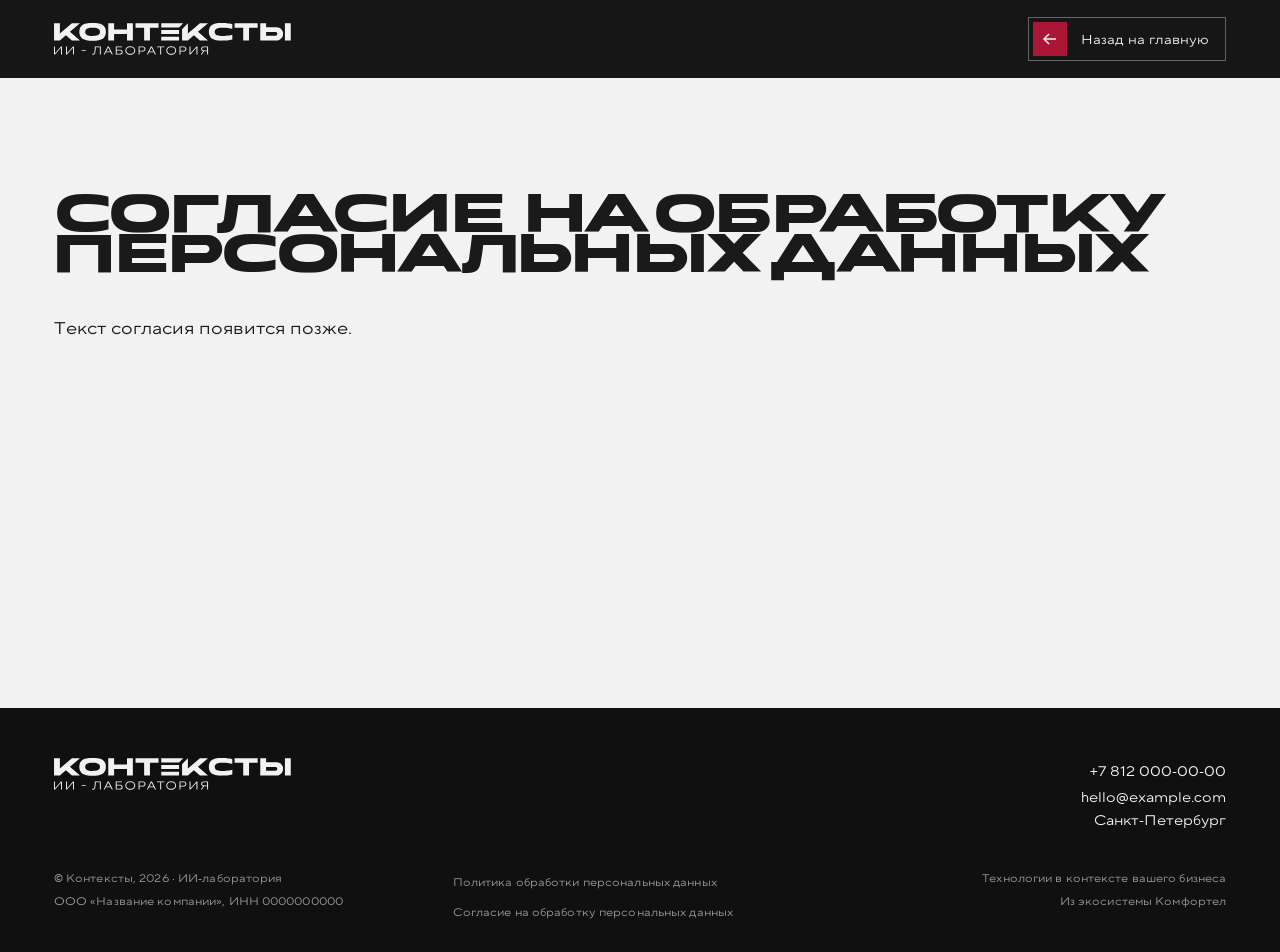
<file: legal/consent.html>
<!DOCTYPE html><html lang="ru" class="ODyDCa_variable R0c7Eq_variable X606LG_variable" data-scroll-behavior="smooth"><head><meta charSet="utf-8"/><meta name="viewport" content="width=device-width, initial-scale=1"/><link rel="preload" href="/_next/static/media/fors-s.p.0415j2cwmaa02.woff2" as="font" crossorigin="" type="font/woff2"/><link rel="preload" href="/_next/static/media/norms_subset-s.p.2enl2txj6a--s.woff2" as="font" crossorigin="" type="font/woff2"/><link rel="preload" href="/_next/static/media/onder-s.p.0d-o0-3b6ol0z.woff2" as="font" crossorigin="" type="font/woff2"/><link rel="stylesheet" href="/_next/static/chunks/18c9qoz_j847k.css" data-precedence="next"/><link rel="stylesheet" href="/_next/static/chunks/0sghred0-srin.css" data-precedence="next"/><link rel="preload" as="script" fetchPriority="low" href="/_next/static/chunks/1pcw6gskne7pf.js"/><script src="/_next/static/chunks/1wnov70f88xjy.js" async=""></script><script src="/_next/static/chunks/3jn_x8ihwq16e.js" async=""></script><script src="/_next/static/chunks/33om2u2l1wmz7.js" async=""></script><script src="/_next/static/chunks/turbopack-2u1d16houkiyo.js" async=""></script><script src="/_next/static/chunks/3qfy96eoyh-ek.js" async=""></script><script src="/_next/static/chunks/09xkpg5ai2_kx.js" async=""></script><script src="/_next/static/chunks/3zt_16xndew4w.js" async=""></script><meta name="next-size-adjust" content=""/><title>Согласие на обработку персональных данных — Контексты</title><meta name="description" content="Находим, где искусственный интеллект действительно может повысить эффективность, и внедряем решение в работу компании."/><meta name="robots" content="noindex, nofollow"/><meta property="og:title" content="Согласие на обработку персональных данных — Контексты"/><meta property="og:description" content="Находим, где искусственный интеллект действительно может повысить эффективность, и внедряем решение в работу компании."/><meta property="og:site_name" content="Контексты"/><meta property="og:locale" content="ru_RU"/><meta property="og:image" content="https://konteksty-lab.github.io/images/og-cover.png"/><meta property="og:image:width" content="1200"/><meta property="og:image:height" content="630"/><meta property="og:image:alt" content="Контексты — ИИ-лаборатория. Внедряем ИИ в бизнес. Под реальные процессы."/><meta property="og:type" content="website"/><meta name="twitter:card" content="summary_large_image"/><meta name="twitter:title" content="Согласие на обработку персональных данных — Контексты"/><meta name="twitter:description" content="Находим, где искусственный интеллект действительно может повысить эффективность, и внедряем решение в работу компании."/><meta name="twitter:image" content="https://konteksty-lab.github.io/images/og-cover.png"/><meta name="twitter:image:alt" content="Контексты — ИИ-лаборатория. Внедряем ИИ в бизнес. Под реальные процессы."/><meta name="twitter:image:width" content="1200"/><meta name="twitter:image:height" content="630"/><link rel="icon" href="/images/favicon.svg"/><script>document.documentElement.classList.add('motion-ready')</script><script src="/_next/static/chunks/0cz1d0mv5g_q7.js" noModule=""></script></head><body><div hidden=""><!--$--><!--/$--></div><header class="CfgwDG_header dark shell"><a aria-label="Контексты — на главную" href="/"><svg class="MSOgda_descriptor" viewBox="0 0 734.76 98.45" role="img" aria-label="Контексты — ИИ-лаборатория"><path fill="currentColor" fill-rule="evenodd" d="M49.32 27.37L80.59 54L55.55 54L36.78 38.05L18.01 54L0 54L0 0.74L18.14 0.74L18.14 32.55L55.54 0.74L80.58 0.74L49.31 27.37L49.32 27.37ZM119.67 0.19C122.91 0.13 126.18 0.17 129.47 0.33C132.75 0.48 135.92 0.87 138.97 1.46C142.01 2.06 144.87 2.96 147.54 4.14C150.21 5.32 152.52 6.94 154.49 8.99C156.46 11.03 158.01 13.57 159.15 16.6C160.28 19.63 160.83 23.28 160.8 27.55C160.83 31.71 160.28 35.28 159.15 38.28C158.01 41.28 156.46 43.79 154.49 45.83C152.52 47.86 150.2 49.48 147.54 50.72C144.87 51.94 142.01 52.87 138.97 53.52C135.92 54.15 132.75 54.56 129.47 54.72C126.18 54.89 122.91 54.94 119.67 54.88C116.46 54.94 113.2 54.88 109.9 54.72C106.6 54.56 103.42 54.15 100.38 53.52C97.34 52.88 94.49 51.95 91.84 50.72C89.19 49.49 86.87 47.86 84.89 45.83C82.9 43.8 81.35 41.28 80.23 38.28C79.11 35.28 78.55 31.71 78.55 27.55C78.55 23.4 79.11 19.63 80.23 16.6C81.35 13.57 82.9 11.03 84.89 8.99C86.88 6.94 89.19 5.33 91.84 4.14C94.49 2.96 97.34 2.07 100.38 1.46C103.43 0.86 106.61 0.48 109.9 0.33C113.21 0.18 116.47 0.14 119.67 0.19M119.67 40.42C122.37 40.42 125.07 40.26 127.78 39.94C130.5 39.61 132.94 39.01 135.12 38.1C137.3 37.18 139.08 35.89 140.46 34.21C141.84 32.53 142.56 30.31 142.62 27.55C142.62 25.77 142.3 24.2 141.65 22.88C140.99 21.54 140.13 20.4 139.03 19.44C137.94 18.49 136.66 17.71 135.16 17.1C133.68 16.5 132.09 16.01 130.4 15.65C128.7 15.28 126.93 15.03 125.1 14.9C123.27 14.77 121.46 14.68 119.67 14.66C117.88 14.66 116.07 14.73 114.24 14.89C112.41 15.04 110.65 15.29 108.96 15.66C107.28 16.02 105.7 16.51 104.21 17.11C102.73 17.72 101.43 18.5 100.33 19.45C99.22 20.41 98.35 21.55 97.71 22.89C97.08 24.22 96.75 25.78 96.71 27.56C96.78 29.39 97.12 30.97 97.78 32.31C98.43 33.66 99.3 34.82 100.39 35.77C101.49 36.71 102.77 37.5 104.23 38.1C105.71 38.71 107.29 39.18 108.98 39.51C110.68 39.84 112.43 40.08 114.26 40.21C116.07 40.35 117.88 40.42 119.66 40.42L119.67 40.42M119.67 40.46C119.74 40.46 119.75 40.46 119.74 40.44C119.72 40.42 119.7 40.42 119.67 40.42C119.64 40.42 119.62 40.42 119.62 40.44C119.62 40.46 119.64 40.46 119.67 40.46ZM226.57 0.74L244.71 0.74L244.71 54L226.57 54L226.57 34.5L186.44 34.5L186.44 54L168.31 54L168.31 0.74L186.44 0.74L186.44 20.24L226.57 20.24L226.57 0.74ZM324.48 15.01L297.75 15.01L297.75 54L279.62 54L279.62 15.01L252.89 15.01L252.89 0.74L324.48 0.74L324.48 15.01ZM446.67 27.48L477.94 54.12L452.9 54.12L434.13 38.16L415.36 54.12L397.36 54.12L397.36 19.1L415.5 0.85L415.5 32.67L452.89 0.85L477.93 0.85L446.66 27.48L446.67 27.48ZM521.64 14.51C519.85 14.51 518.05 14.57 516.23 14.71C514.41 14.85 512.65 15.09 510.98 15.44C509.29 15.79 507.72 16.27 506.26 16.87C504.78 17.48 503.49 18.26 502.39 19.19C501.28 20.13 500.4 21.28 499.76 22.63C499.1 23.97 498.76 25.56 498.73 27.38C498.8 29.41 499.21 31.14 499.99 32.56C500.76 33.99 501.78 35.18 503.05 36.13C504.32 37.09 505.78 37.84 507.42 38.38C509.05 38.92 510.75 39.34 512.51 39.61C514.26 39.88 516.02 40.06 517.78 40.13C519.54 40.2 521.18 40.24 522.69 40.24C523.39 40.24 524.38 40.24 525.69 40.22C526.99 40.2 528.49 40.16 530.16 40.07C531.85 39.97 533.66 39.85 535.61 39.71C537.57 39.56 539.57 39.35 541.62 39.09C543.66 38.83 545.69 38.5 547.71 38.09C549.73 37.68 551.61 37.2 553.37 36.65L553.37 50.83C548.28 52.31 543.09 53.35 537.79 53.94C532.48 54.53 527.11 54.78 521.65 54.68C521.13 54.68 520.64 54.68 520.18 54.7C519.71 54.72 519.21 54.72 518.7 54.72C515.61 54.72 512.52 54.59 509.43 54.33C506.34 54.08 503.38 53.59 500.57 52.88C497.75 52.17 495.12 51.19 492.68 49.93C490.24 48.66 488.12 47.03 486.31 44.99C484.51 42.97 483.1 40.51 482.09 37.63C481.08 34.74 480.57 31.34 480.57 27.4L480.57 27.35C480.57 23.38 481.09 19.95 482.12 17.06C483.15 14.17 484.57 11.7 486.37 9.68C488.17 7.65 490.31 6 492.78 4.74C495.24 3.48 497.9 2.49 500.73 1.79C503.57 1.08 506.54 0.6 509.66 0.36C512.78 0.12 515.89 0 518.98 0C522.07 0 524.91 0.05 527.77 0.14C530.63 0.23 533.48 0.41 536.3 0.68C539.11 0.96 541.93 1.34 544.75 1.86C547.56 2.38 550.45 3.06 553.38 3.9L553.38 18.13C551.84 17.64 550.2 17.22 548.48 16.86C546.74 16.49 545 16.18 543.23 15.93C541.45 15.67 539.69 15.45 537.93 15.26C536.18 15.08 534.49 14.94 532.89 14.86C529.13 14.62 525.39 14.5 521.67 14.5L521.64 14.51ZM631.99 15.01L605.27 15.01L605.27 54L587.13 54L587.13 15.01L560.41 15.01L560.41 0.74L631.99 0.74L631.99 15.01ZM690.77 13.46C693.56 13.46 696.18 13.99 698.66 15.05C701.12 16.11 703.28 17.56 705.11 19.4C706.94 21.23 708.39 23.38 709.45 25.85C710.5 28.32 711.04 30.95 711.04 33.74C711.04 36.53 710.5 39.15 709.45 41.63C708.39 44.1 706.94 46.25 705.11 48.08C703.28 49.92 701.12 51.36 698.66 52.43C696.19 53.49 693.56 54.02 690.77 54.02L640.09 54.02L640.09 0.64L658.22 0.64L658.22 13.46L690.77 13.46M687.31 39.41C688.11 39.41 688.83 39.26 689.51 38.96C690.2 38.66 690.79 38.25 691.31 37.74C691.82 37.22 692.23 36.62 692.53 35.94C692.84 35.26 692.98 34.52 692.98 33.74C692.98 32.96 692.84 32.22 692.53 31.54C692.23 30.86 691.82 30.26 691.31 29.75C690.79 29.23 690.2 28.82 689.51 28.52C688.83 28.22 688.1 28.07 687.31 28.07L658.22 28.07L658.22 39.43L687.31 39.43L687.31 39.41M734.76 0.69L734.76 53.96L716.67 53.96L716.67 0.69L734.76 0.69ZM332.83 22.08L388.02 22.08L388.02 33.96L332.83 33.96L332.83 22.08ZM332.83 0.85L400.76 0.85L388.02 13.59L332.83 13.59L332.83 0.85ZM332.83 42.45L388.02 42.45L388.02 54.34L332.83 54.34L332.83 42.45ZM2.9 98.09L0 98.09L0 72.72L2.97 72.72L2.97 93.74L3.12 93.74L21.67 72.72L24.6 72.72L24.6 98.09L21.6 98.09L21.6 77.07L21.49 77.07L2.9 98.09ZM40.08 98.09L37.18 98.09L37.18 72.72L40.15 72.72L40.15 93.74L40.3 93.74L58.85 72.72L61.78 72.72L61.78 98.09L58.78 98.09L58.78 77.07L58.67 77.07L40.08 98.09ZM98.61 86.64L85.67 86.64L85.67 84.29L98.61 84.29L98.61 86.64ZM126.69 72.72L145.17 72.72L145.17 98.09L142.2 98.09L142.2 75.37L129.55 75.37L129.36 79.75C129.14 84.59 128.71 88.36 128.06 91.06C127.41 93.77 126.51 95.68 125.36 96.79C124.22 97.9 122.74 98.45 120.93 98.45C119.98 98.45 119.14 98.29 118.39 97.99L118.39 95.31C119.01 95.57 119.79 95.7 120.71 95.7C121.89 95.7 122.86 95.25 123.62 94.33C124.38 93.41 124.99 91.79 125.45 89.48C125.91 87.16 126.23 83.92 126.4 79.76L126.69 72.73L126.69 72.72ZM157.35 98.09L154.23 98.09L166.59 72.72L170.1 72.72L182.46 98.09L179.23 98.09L175.79 91.03L160.76 91.03L157.35 98.09M168.22 75.66L161.98 88.38L174.56 88.38L168.32 75.66L168.22 75.66ZM191.52 98.09L191.52 72.72L210.73 72.72L210.73 75.37L194.5 75.37L194.5 82.94L203.63 82.94C205.64 82.94 207.34 83.27 208.74 83.92C210.14 84.57 211.2 85.47 211.91 86.6C212.63 87.73 212.98 89.04 212.98 90.51C212.98 91.98 212.62 93.26 211.91 94.4C211.2 95.55 210.14 96.44 208.74 97.1C207.34 97.75 205.64 98.07 203.63 98.07L191.53 98.07L191.52 98.09M203.62 95.52C205.61 95.52 207.16 95.04 208.3 94.11C209.44 93.17 210 91.97 210 90.52C210 89.08 209.43 87.85 208.3 86.9C207.16 85.96 205.61 85.5 203.62 85.5L194.49 85.5L194.49 95.54L203.62 95.54L203.62 95.52ZM228.7 96.72C226.36 95.55 224.53 93.98 223.23 91.99C221.93 90 221.28 87.8 221.28 85.41C221.28 83.01 221.93 80.82 223.23 78.83C224.53 76.84 226.36 75.26 228.7 74.1C231.04 72.93 233.7 72.36 236.67 72.36C239.64 72.36 242.26 72.94 244.61 74.1C246.95 75.26 248.77 76.84 250.08 78.83C251.38 80.82 252.03 83.01 252.03 85.41C252.03 87.8 251.38 89.99 250.08 91.99C248.77 93.98 246.95 95.55 244.61 96.72C242.26 97.88 239.62 98.45 236.67 98.45C233.72 98.45 231.04 97.87 228.7 96.72M243.01 94.44C244.9 93.52 246.38 92.27 247.45 90.68C248.53 89.1 249.06 87.34 249.06 85.41C249.06 83.47 248.53 81.72 247.45 80.13C246.38 78.55 244.9 77.29 243.01 76.38C241.13 75.46 239.01 75 236.67 75C234.33 75 232.21 75.46 230.31 76.38C228.42 77.29 226.93 78.55 225.86 80.13C224.78 81.72 224.24 83.47 224.24 85.41C224.24 87.34 224.78 89.1 225.86 90.68C226.93 92.27 228.42 93.52 230.31 94.44C232.21 95.35 234.33 95.81 236.67 95.81C239.01 95.81 241.13 95.35 243.01 94.44ZM262.43 98.09L262.43 72.72L274.1 72.72C276.13 72.72 277.88 73.06 279.34 73.72C280.8 74.38 281.9 75.31 282.65 76.51C283.4 77.71 283.78 79.09 283.78 80.66C283.78 82.23 283.4 83.61 282.65 84.81C281.9 86.01 280.79 86.93 279.34 87.6C277.87 88.26 276.13 88.6 274.1 88.6L265.41 88.6L265.41 98.09L262.44 98.09L262.43 98.09M274.21 85.95C276.36 85.95 277.99 85.46 279.1 84.48C280.21 83.5 280.76 82.23 280.76 80.66C280.76 79.09 280.21 77.81 279.1 76.84C277.99 75.86 276.36 75.37 274.21 75.37L265.4 75.37L265.4 85.94L274.21 85.94L274.21 85.95ZM291.28 98.09L288.16 98.09L300.52 72.72L304.04 72.72L316.39 98.09L313.17 98.09L309.73 91.03L294.69 91.03L291.28 98.09M302.15 75.66L295.92 88.38L308.49 88.38L302.26 75.66L302.15 75.66ZM332.41 98.09L329.45 98.09L329.45 75.37L319.62 75.37L319.62 72.72L342.27 72.72L342.27 75.37L332.41 75.37L332.41 98.09ZM355.71 96.72C353.37 95.55 351.55 93.98 350.24 91.99C348.94 90 348.29 87.8 348.29 85.41C348.29 83.01 348.94 80.82 350.24 78.83C351.55 76.84 353.37 75.26 355.71 74.1C358.06 72.93 360.72 72.36 363.68 72.36C366.65 72.36 369.28 72.94 371.62 74.1C373.96 75.26 375.79 76.84 377.09 78.83C378.39 80.82 379.04 83.01 379.04 85.41C379.04 87.8 378.39 89.99 377.09 91.99C375.79 93.98 373.96 95.55 371.62 96.72C369.28 97.88 366.63 98.45 363.68 98.45C360.73 98.45 358.06 97.87 355.71 96.72M370.03 94.44C371.91 93.52 373.39 92.27 374.46 90.68C375.54 89.1 376.08 87.34 376.08 85.41C376.08 83.47 375.54 81.72 374.46 80.13C373.39 78.55 371.91 77.29 370.03 76.38C368.14 75.46 366.03 75 363.68 75C361.34 75 359.22 75.46 357.32 76.38C355.43 77.29 353.94 78.55 352.87 80.13C351.79 81.72 351.26 83.47 351.26 85.41C351.26 87.34 351.79 89.1 352.87 90.68C353.94 92.27 355.43 93.52 357.32 94.44C359.22 95.35 361.34 95.81 363.68 95.81C366.03 95.81 368.14 95.35 370.03 94.44ZM389.45 98.09L389.45 72.72L401.12 72.72C403.14 72.72 404.89 73.06 406.35 73.72C407.81 74.38 408.91 75.31 409.66 76.51C410.41 77.71 410.79 79.09 410.79 80.66C410.79 82.23 410.41 83.61 409.66 84.81C408.91 86.01 407.8 86.93 406.35 87.6C404.89 88.26 403.14 88.6 401.12 88.6L392.42 88.6L392.42 98.09L389.45 98.09L389.45 98.09M401.22 85.95C403.37 85.95 405 85.46 406.11 84.48C407.22 83.5 407.77 82.23 407.77 80.66C407.77 79.09 407.22 77.81 406.11 76.84C405 75.86 403.37 75.37 401.22 75.37L392.41 75.37L392.41 85.94L401.22 85.94L401.22 85.95ZM423.44 98.09L420.55 98.09L420.55 72.72L423.52 72.72L423.52 93.74L423.66 93.74L442.21 72.72L445.15 72.72L445.15 98.09L442.14 98.09L442.14 77.07L442.04 77.07L423.44 98.09ZM478.09 72.72L478.09 98.09L475.09 98.09L475.09 88.01L465.85 88.01L459.11 98.09L455.63 98.09L462.62 87.62C460.71 87.11 459.24 86.22 458.2 84.94C457.16 83.66 456.64 82.14 456.64 80.38C456.64 78.88 457.01 77.56 457.74 76.41C458.48 75.26 459.56 74.36 460.98 73.71C462.41 73.06 464.11 72.73 466.09 72.73L478.09 72.73L478.09 72.72M475.09 85.41L475.09 75.37L466.1 75.37C464 75.37 462.39 75.82 461.28 76.74C460.17 77.66 459.62 78.86 459.62 80.36C459.62 81.86 460.17 83.07 461.28 84C462.39 84.93 464.01 85.39 466.1 85.39L475.09 85.39L475.09 85.41Z"></path></svg></a><a class="CfgwDG_back" href="/"><span class="CfgwDG_backArrow" aria-hidden="true"><svg viewBox="0 0 16 16" fill="none"><path d="M14 8H2M7 3 2 8l5 5" stroke="currentColor" stroke-width="1.5"></path></svg></span><span>Назад<span class="CfgwDG_backTail"> на главную</span></span></a></header><main class="CfgwDG_main light shell"><h1 class="display section-title CfgwDG_compactTitle">Согласие на обработку персональных данных</h1><div class="CfgwDG_content"><p><span>Текст согласия появится позже.</span></p></div></main><footer class="rnk_JG_footer shell" data-footer=""><div class="rnk_JG_footerTop"><svg class="MSOgda_descriptor" viewBox="0 0 734.76 98.45" role="img" aria-label="Контексты — ИИ-лаборатория"><path fill="currentColor" fill-rule="evenodd" d="M49.32 27.37L80.59 54L55.55 54L36.78 38.05L18.01 54L0 54L0 0.74L18.14 0.74L18.14 32.55L55.54 0.74L80.58 0.74L49.31 27.37L49.32 27.37ZM119.67 0.19C122.91 0.13 126.18 0.17 129.47 0.33C132.75 0.48 135.92 0.87 138.97 1.46C142.01 2.06 144.87 2.96 147.54 4.14C150.21 5.32 152.52 6.94 154.49 8.99C156.46 11.03 158.01 13.57 159.15 16.6C160.28 19.63 160.83 23.28 160.8 27.55C160.83 31.71 160.28 35.28 159.15 38.28C158.01 41.28 156.46 43.79 154.49 45.83C152.52 47.86 150.2 49.48 147.54 50.72C144.87 51.94 142.01 52.87 138.97 53.52C135.92 54.15 132.75 54.56 129.47 54.72C126.18 54.89 122.91 54.94 119.67 54.88C116.46 54.94 113.2 54.88 109.9 54.72C106.6 54.56 103.42 54.15 100.38 53.52C97.34 52.88 94.49 51.95 91.84 50.72C89.19 49.49 86.87 47.86 84.89 45.83C82.9 43.8 81.35 41.28 80.23 38.28C79.11 35.28 78.55 31.71 78.55 27.55C78.55 23.4 79.11 19.63 80.23 16.6C81.35 13.57 82.9 11.03 84.89 8.99C86.88 6.94 89.19 5.33 91.84 4.14C94.49 2.96 97.34 2.07 100.38 1.46C103.43 0.86 106.61 0.48 109.9 0.33C113.21 0.18 116.47 0.14 119.67 0.19M119.67 40.42C122.37 40.42 125.07 40.26 127.78 39.94C130.5 39.61 132.94 39.01 135.12 38.1C137.3 37.18 139.08 35.89 140.46 34.21C141.84 32.53 142.56 30.31 142.62 27.55C142.62 25.77 142.3 24.2 141.65 22.88C140.99 21.54 140.13 20.4 139.03 19.44C137.94 18.49 136.66 17.71 135.16 17.1C133.68 16.5 132.09 16.01 130.4 15.65C128.7 15.28 126.93 15.03 125.1 14.9C123.27 14.77 121.46 14.68 119.67 14.66C117.88 14.66 116.07 14.73 114.24 14.89C112.41 15.04 110.65 15.29 108.96 15.66C107.28 16.02 105.7 16.51 104.21 17.11C102.73 17.72 101.43 18.5 100.33 19.45C99.22 20.41 98.35 21.55 97.71 22.89C97.08 24.22 96.75 25.78 96.71 27.56C96.78 29.39 97.12 30.97 97.78 32.31C98.43 33.66 99.3 34.82 100.39 35.77C101.49 36.71 102.77 37.5 104.23 38.1C105.71 38.71 107.29 39.18 108.98 39.51C110.68 39.84 112.43 40.08 114.26 40.21C116.07 40.35 117.88 40.42 119.66 40.42L119.67 40.42M119.67 40.46C119.74 40.46 119.75 40.46 119.74 40.44C119.72 40.42 119.7 40.42 119.67 40.42C119.64 40.42 119.62 40.42 119.62 40.44C119.62 40.46 119.64 40.46 119.67 40.46ZM226.57 0.74L244.71 0.74L244.71 54L226.57 54L226.57 34.5L186.44 34.5L186.44 54L168.31 54L168.31 0.74L186.44 0.74L186.44 20.24L226.57 20.24L226.57 0.74ZM324.48 15.01L297.75 15.01L297.75 54L279.62 54L279.62 15.01L252.89 15.01L252.89 0.74L324.48 0.74L324.48 15.01ZM446.67 27.48L477.94 54.12L452.9 54.12L434.13 38.16L415.36 54.12L397.36 54.12L397.36 19.1L415.5 0.85L415.5 32.67L452.89 0.85L477.93 0.85L446.66 27.48L446.67 27.48ZM521.64 14.51C519.85 14.51 518.05 14.57 516.23 14.71C514.41 14.85 512.65 15.09 510.98 15.44C509.29 15.79 507.72 16.27 506.26 16.87C504.78 17.48 503.49 18.26 502.39 19.19C501.28 20.13 500.4 21.28 499.76 22.63C499.1 23.97 498.76 25.56 498.73 27.38C498.8 29.41 499.21 31.14 499.99 32.56C500.76 33.99 501.78 35.18 503.05 36.13C504.32 37.09 505.78 37.84 507.42 38.38C509.05 38.92 510.75 39.34 512.51 39.61C514.26 39.88 516.02 40.06 517.78 40.13C519.54 40.2 521.18 40.24 522.69 40.24C523.39 40.24 524.38 40.24 525.69 40.22C526.99 40.2 528.49 40.16 530.16 40.07C531.85 39.97 533.66 39.85 535.61 39.71C537.57 39.56 539.57 39.35 541.62 39.09C543.66 38.83 545.69 38.5 547.71 38.09C549.73 37.68 551.61 37.2 553.37 36.65L553.37 50.83C548.28 52.31 543.09 53.35 537.79 53.94C532.48 54.53 527.11 54.78 521.65 54.68C521.13 54.68 520.64 54.68 520.18 54.7C519.71 54.72 519.21 54.72 518.7 54.72C515.61 54.72 512.52 54.59 509.43 54.33C506.34 54.08 503.38 53.59 500.57 52.88C497.75 52.17 495.12 51.19 492.68 49.93C490.24 48.66 488.12 47.03 486.31 44.99C484.51 42.97 483.1 40.51 482.09 37.63C481.08 34.74 480.57 31.34 480.57 27.4L480.57 27.35C480.57 23.38 481.09 19.95 482.12 17.06C483.15 14.17 484.57 11.7 486.37 9.68C488.17 7.65 490.31 6 492.78 4.74C495.24 3.48 497.9 2.49 500.73 1.79C503.57 1.08 506.54 0.6 509.66 0.36C512.78 0.12 515.89 0 518.98 0C522.07 0 524.91 0.05 527.77 0.14C530.63 0.23 533.48 0.41 536.3 0.68C539.11 0.96 541.93 1.34 544.75 1.86C547.56 2.38 550.45 3.06 553.38 3.9L553.38 18.13C551.84 17.64 550.2 17.22 548.48 16.86C546.74 16.49 545 16.18 543.23 15.93C541.45 15.67 539.69 15.45 537.93 15.26C536.18 15.08 534.49 14.94 532.89 14.86C529.13 14.62 525.39 14.5 521.67 14.5L521.64 14.51ZM631.99 15.01L605.27 15.01L605.27 54L587.13 54L587.13 15.01L560.41 15.01L560.41 0.74L631.99 0.74L631.99 15.01ZM690.77 13.46C693.56 13.46 696.18 13.99 698.66 15.05C701.12 16.11 703.28 17.56 705.11 19.4C706.94 21.23 708.39 23.38 709.45 25.85C710.5 28.32 711.04 30.95 711.04 33.74C711.04 36.53 710.5 39.15 709.45 41.63C708.39 44.1 706.94 46.25 705.11 48.08C703.28 49.92 701.12 51.36 698.66 52.43C696.19 53.49 693.56 54.02 690.77 54.02L640.09 54.02L640.09 0.64L658.22 0.64L658.22 13.46L690.77 13.46M687.31 39.41C688.11 39.41 688.83 39.26 689.51 38.96C690.2 38.66 690.79 38.25 691.31 37.74C691.82 37.22 692.23 36.62 692.53 35.94C692.84 35.26 692.98 34.52 692.98 33.74C692.98 32.96 692.84 32.22 692.53 31.54C692.23 30.86 691.82 30.26 691.31 29.75C690.79 29.23 690.2 28.82 689.51 28.52C688.83 28.22 688.1 28.07 687.31 28.07L658.22 28.07L658.22 39.43L687.31 39.43L687.31 39.41M734.76 0.69L734.76 53.96L716.67 53.96L716.67 0.69L734.76 0.69ZM332.83 22.08L388.02 22.08L388.02 33.96L332.83 33.96L332.83 22.08ZM332.83 0.85L400.76 0.85L388.02 13.59L332.83 13.59L332.83 0.85ZM332.83 42.45L388.02 42.45L388.02 54.34L332.83 54.34L332.83 42.45ZM2.9 98.09L0 98.09L0 72.72L2.97 72.72L2.97 93.74L3.12 93.74L21.67 72.72L24.6 72.72L24.6 98.09L21.6 98.09L21.6 77.07L21.49 77.07L2.9 98.09ZM40.08 98.09L37.18 98.09L37.18 72.72L40.15 72.72L40.15 93.74L40.3 93.74L58.85 72.72L61.78 72.72L61.78 98.09L58.78 98.09L58.78 77.07L58.67 77.07L40.08 98.09ZM98.61 86.64L85.67 86.64L85.67 84.29L98.61 84.29L98.61 86.64ZM126.69 72.72L145.17 72.72L145.17 98.09L142.2 98.09L142.2 75.37L129.55 75.37L129.36 79.75C129.14 84.59 128.71 88.36 128.06 91.06C127.41 93.77 126.51 95.68 125.36 96.79C124.22 97.9 122.74 98.45 120.93 98.45C119.98 98.45 119.14 98.29 118.39 97.99L118.39 95.31C119.01 95.57 119.79 95.7 120.71 95.7C121.89 95.7 122.86 95.25 123.62 94.33C124.38 93.41 124.99 91.79 125.45 89.48C125.91 87.16 126.23 83.92 126.4 79.76L126.69 72.73L126.69 72.72ZM157.35 98.09L154.23 98.09L166.59 72.72L170.1 72.72L182.46 98.09L179.23 98.09L175.79 91.03L160.76 91.03L157.35 98.09M168.22 75.66L161.98 88.38L174.56 88.38L168.32 75.66L168.22 75.66ZM191.52 98.09L191.52 72.72L210.73 72.72L210.73 75.37L194.5 75.37L194.5 82.94L203.63 82.94C205.64 82.94 207.34 83.27 208.74 83.92C210.14 84.57 211.2 85.47 211.91 86.6C212.63 87.73 212.98 89.04 212.98 90.51C212.98 91.98 212.62 93.26 211.91 94.4C211.2 95.55 210.14 96.44 208.74 97.1C207.34 97.75 205.64 98.07 203.63 98.07L191.53 98.07L191.52 98.09M203.62 95.52C205.61 95.52 207.16 95.04 208.3 94.11C209.44 93.17 210 91.97 210 90.52C210 89.08 209.43 87.85 208.3 86.9C207.16 85.96 205.61 85.5 203.62 85.5L194.49 85.5L194.49 95.54L203.62 95.54L203.62 95.52ZM228.7 96.72C226.36 95.55 224.53 93.98 223.23 91.99C221.93 90 221.28 87.8 221.28 85.41C221.28 83.01 221.93 80.82 223.23 78.83C224.53 76.84 226.36 75.26 228.7 74.1C231.04 72.93 233.7 72.36 236.67 72.36C239.64 72.36 242.26 72.94 244.61 74.1C246.95 75.26 248.77 76.84 250.08 78.83C251.38 80.82 252.03 83.01 252.03 85.41C252.03 87.8 251.38 89.99 250.08 91.99C248.77 93.98 246.95 95.55 244.61 96.72C242.26 97.88 239.62 98.45 236.67 98.45C233.72 98.45 231.04 97.87 228.7 96.72M243.01 94.44C244.9 93.52 246.38 92.27 247.45 90.68C248.53 89.1 249.06 87.34 249.06 85.41C249.06 83.47 248.53 81.72 247.45 80.13C246.38 78.55 244.9 77.29 243.01 76.38C241.13 75.46 239.01 75 236.67 75C234.33 75 232.21 75.46 230.31 76.38C228.42 77.29 226.93 78.55 225.86 80.13C224.78 81.72 224.24 83.47 224.24 85.41C224.24 87.34 224.78 89.1 225.86 90.68C226.93 92.27 228.42 93.52 230.31 94.44C232.21 95.35 234.33 95.81 236.67 95.81C239.01 95.81 241.13 95.35 243.01 94.44ZM262.43 98.09L262.43 72.72L274.1 72.72C276.13 72.72 277.88 73.06 279.34 73.72C280.8 74.38 281.9 75.31 282.65 76.51C283.4 77.71 283.78 79.09 283.78 80.66C283.78 82.23 283.4 83.61 282.65 84.81C281.9 86.01 280.79 86.93 279.34 87.6C277.87 88.26 276.13 88.6 274.1 88.6L265.41 88.6L265.41 98.09L262.44 98.09L262.43 98.09M274.21 85.95C276.36 85.95 277.99 85.46 279.1 84.48C280.21 83.5 280.76 82.23 280.76 80.66C280.76 79.09 280.21 77.81 279.1 76.84C277.99 75.86 276.36 75.37 274.21 75.37L265.4 75.37L265.4 85.94L274.21 85.94L274.21 85.95ZM291.28 98.09L288.16 98.09L300.52 72.72L304.04 72.72L316.39 98.09L313.17 98.09L309.73 91.03L294.69 91.03L291.28 98.09M302.15 75.66L295.92 88.38L308.49 88.38L302.26 75.66L302.15 75.66ZM332.41 98.09L329.45 98.09L329.45 75.37L319.62 75.37L319.62 72.72L342.27 72.72L342.27 75.37L332.41 75.37L332.41 98.09ZM355.71 96.72C353.37 95.55 351.55 93.98 350.24 91.99C348.94 90 348.29 87.8 348.29 85.41C348.29 83.01 348.94 80.82 350.24 78.83C351.55 76.84 353.37 75.26 355.71 74.1C358.06 72.93 360.72 72.36 363.68 72.36C366.65 72.36 369.28 72.94 371.62 74.1C373.96 75.26 375.79 76.84 377.09 78.83C378.39 80.82 379.04 83.01 379.04 85.41C379.04 87.8 378.39 89.99 377.09 91.99C375.79 93.98 373.96 95.55 371.62 96.72C369.28 97.88 366.63 98.45 363.68 98.45C360.73 98.45 358.06 97.87 355.71 96.72M370.03 94.44C371.91 93.52 373.39 92.27 374.46 90.68C375.54 89.1 376.08 87.34 376.08 85.41C376.08 83.47 375.54 81.72 374.46 80.13C373.39 78.55 371.91 77.29 370.03 76.38C368.14 75.46 366.03 75 363.68 75C361.34 75 359.22 75.46 357.32 76.38C355.43 77.29 353.94 78.55 352.87 80.13C351.79 81.72 351.26 83.47 351.26 85.41C351.26 87.34 351.79 89.1 352.87 90.68C353.94 92.27 355.43 93.52 357.32 94.44C359.22 95.35 361.34 95.81 363.68 95.81C366.03 95.81 368.14 95.35 370.03 94.44ZM389.45 98.09L389.45 72.72L401.12 72.72C403.14 72.72 404.89 73.06 406.35 73.72C407.81 74.38 408.91 75.31 409.66 76.51C410.41 77.71 410.79 79.09 410.79 80.66C410.79 82.23 410.41 83.61 409.66 84.81C408.91 86.01 407.8 86.93 406.35 87.6C404.89 88.26 403.14 88.6 401.12 88.6L392.42 88.6L392.42 98.09L389.45 98.09L389.45 98.09M401.22 85.95C403.37 85.95 405 85.46 406.11 84.48C407.22 83.5 407.77 82.23 407.77 80.66C407.77 79.09 407.22 77.81 406.11 76.84C405 75.86 403.37 75.37 401.22 75.37L392.41 75.37L392.41 85.94L401.22 85.94L401.22 85.95ZM423.44 98.09L420.55 98.09L420.55 72.72L423.52 72.72L423.52 93.74L423.66 93.74L442.21 72.72L445.15 72.72L445.15 98.09L442.14 98.09L442.14 77.07L442.04 77.07L423.44 98.09ZM478.09 72.72L478.09 98.09L475.09 98.09L475.09 88.01L465.85 88.01L459.11 98.09L455.63 98.09L462.62 87.62C460.71 87.11 459.24 86.22 458.2 84.94C457.16 83.66 456.64 82.14 456.64 80.38C456.64 78.88 457.01 77.56 457.74 76.41C458.48 75.26 459.56 74.36 460.98 73.71C462.41 73.06 464.11 72.73 466.09 72.73L478.09 72.73L478.09 72.72M475.09 85.41L475.09 75.37L466.1 75.37C464 75.37 462.39 75.82 461.28 76.74C460.17 77.66 459.62 78.86 459.62 80.36C459.62 81.86 460.17 83.07 461.28 84C462.39 84.93 464.01 85.39 466.1 85.39L475.09 85.39L475.09 85.41Z"></path></svg><div class="rnk_JG_footerContacts"><a href="tel:+78120000000">+7 812 000-00-00</a><a href="mailto:hello@example.com">hello@example.com</a><span>Санкт-Петербург</span></div></div><div class="rnk_JG_footerBottom"><div class="rnk_JG_footerColumn"><span>© Контексты, 2026 · ИИ-лаборатория</span><span>ООО «Название компании», ИНН 0000000000</span></div><div class="rnk_JG_footerColumn"><a href="/legal/privacy">Политика обработки персональных данных</a><a href="/legal/consent">Согласие на обработку персональных данных</a></div><div class="rnk_JG_footerColumn"><span>Технологии в контексте вашего бизнеса</span><span>Из экосистемы Комфортел</span></div></div></footer><!--$--><!--/$--><script id="_R_">(globalThis["TURBOPACK"] || (globalThis["TURBOPACK"] = [])).push({"otherChunks":["static/chunks/1pcw6gskne7pf.js","static/chunks/1wnov70f88xjy.js","static/chunks/3jn_x8ihwq16e.js","static/chunks/33om2u2l1wmz7.js"],"runtimeModuleIds":[94553]});</script><script src="/_next/static/chunks/1pcw6gskne7pf.js" async=""></script><script>(self.__next_f=self.__next_f||[]).push([0])</script><script>self.__next_f.push([1,"1:\"$Sreact.fragment\"\n2:\"/_next/static/chunks/3qfy96eoyh-ek.js\"\n3:I[39756,[\"$2\"],\"default\"]\n4:\"/_next/static/chunks/09xkpg5ai2_kx.js\"\n5:I[8821,[\"$2\",\"$4\"],\"default\"]\n6:I[37457,[\"$2\"],\"default\"]\nd:I[97367,[\"$2\"],\"OutletBoundary\"]\ne:\"$Sreact.suspense\"\n10:\"ViewportBoundary\"\n11:I[97367,[\"$2\"],\"$10\"]\n13:\"MetadataBoundary\"\n14:I[97367,[\"$2\"],\"$13\"]\n16:I[68027,[\"$2\"],\"default\",1]\n:HL[\"/_next/static/chunks/18c9qoz_j847k.css\",\"style\"]\n:HL[\"/_next/static/media/fors-s.p.0415j2cwmaa02.woff2\",\"font\",{\"crossOrigin\":\"\",\"type\":\"font/woff2\"}]\n:HL[\"/_next/static/media/norms_subset-s.p.2enl2txj6a--s.woff2\",\"font\",{\"crossOrigin\":\"\",\"type\":\"font/woff2\"}]\n:HL[\"/_next/static/media/onder-s.p.0d-o0-3b6ol0z.woff2\",\"font\",{\"crossOrigin\":\"\",\"type\":\"font/woff2\"}]\n:HL[\"/_next/static/chunks/0sghred0-srin.css\",\"style\"]\n9:X\nb:[[\"children\",{\"s\":\"__PAGE__\",\"h\":512,\"d\":{\"r\":[\"$\",\"$1\",\"c\",{\"children\":[\"$Lc\",[[\"$\",\"link\",\"0\",{\"rel\":\"stylesheet\",\"href\":\"/_next/static/chunks/0sghred0-srin.css\",\"precedence\":\"next\",\"crossOrigin\":\"$undefined\",\"nonce\":\"$undefined\"}],[\"$\",\"script\",\"script-0\",{\"src\":\"/_next/static/chunks/3zt_16xndew4w.js\",\"async\":true,\"nonce\":\"$undefined\"}]],[\"$\",\"$Ld\",null,{\"children\":[\"$\",\"$e\",null,{\"name\":\"Next.MetadataOutlet\",\"children\":\"$@f\"}]}]]}],\"p\":false,\"v\":null}}]]\na:[[\"children\",{\"s\":{\"n\":\"slug\",\"t\":\"d\",\"k\":\"consent\",\"s\":[]},\"h\":512,\"d\":{\"r\":[\"$\",\"$1\",\"c\",{\"children\":[null,[\"$\",\"$L3\",null,{\"parallelRouterKey\":\"children\",\"error\":\"$undefined\",\"errorStyles\":\"$undefined\",\"errorScripts\":\"$undefined\",\"template\":[\"$\",\"$L6\",null,{}],\"templateStyles\":\"$undefined\",\"templateScripts\":\"$undefined\",\"notFound\":\"$undefined\",\"forbidden\":\"$undefined\",\"unauthorized\":\"$undefined\"}]]}],\"p\":false,\"v\":\"$9\"},\"c\":\"$Qb\"}]]\n8:[[\"children\",{\"s\":\"legal\",\"h\":512,\"d\":{\"r\":[\"$\",\"$1\",\"c\",{\"children\":[null,[\"$\",\"$L3\",null,{\"parallelRouterKey\":\"children\",\"error\":\"$undefined\",\"errorStyles\":\"$undefined\",\"errorScripts\":\"$undefined\",\"template\":[\"$\",\"$L6\",null,{}],\"templateStyles\":\"$undefined\",\"templateScripts\":\"$undefined\",\"notFound\":\"$undefined\",\"forbidden\":\"$undefined\",\"unauthorized\":\"$undefined\"}]]}],\"p\":false,\"v\":\"$9\"},\"c\":\"$Qa\"}]]\n0:{\"P\":null,\"c\":[\"\",\"legal\",\"consent\"],\"q\":\"\",\"i\":false,\"t\":{\"t\":{\"s\":\"\",\"h\":528,\"d\":{\"r\":[\"$\",\"$1\",\"c\",{\"children\":[[[\"$\",\"link\",\"0\",{\"rel\":\"stylesheet\",\"href\":\"/_next/static/chunks/18c9qoz_j847k.css\",\"precedence\":\"next\",\"crossOrigin\":\"$undefined\",\"nonce\":\"$undefined\"}],[\"$\",\"script\",\"script-0\",{\"src\":\"/_next/static/chunks/3qfy96eoyh-ek.js\",\"async\":true,\"nonce\":\"$undefined\"}]],[\"$\",\"html\",null,{\"lang\":\"ru\",\"className\":\"ODyDCa_variable R0c7Eq_variable X606LG_variable\",\"suppressHydrationWarning\":true,\"data-scroll-behavior\":\"smooth\",\"children\":[[\"$\",\"head\",null,{\"children\":[\"$\",\"script\",null,{\"dangerouslySetInnerHTML\":{\"__html\":\"document.documentElement.classList.add('motion-ready')\"}}]}],[\"$\",\"body\",null,{\"children\":[\"$\",\"$L3\",null,{\"parallelRouterKey\":\"children\",\"error\":\"$5\",\"errorStyles\":[],\"errorScripts\":[[\"$\",\"script\",\"script-0\",{\"src\":\"/_next/static/chunks/09xkpg5ai2_kx.js\",\"async\":true,\"nonce\":\"$undefined\"}]],\"template\":[\"$\",\"$L6\",null,{}],\"templateStyles\":\"$undefined\",\"templateScripts\":\"$undefined\",\"notFound\":[\"$L7\",[[\"$\",\"link\",\"0\",{\"rel\":\"stylesheet\",\"href\":\"/_next/static/chunks/0sghred0-srin.css\",\"precedence\":\"next\",\"crossOrigin\":\"$undefined\",\"nonce\":\"$undefined\"}]]],\"forbidden\":\"$undefined\",\"unauthorized\":\"$undefined\"}]}]]}]]}],\"p\":false,\"v\":null},\"c\":\"$Q8\"},\"h\":{\"r\":[\"$\",\"$1\",\"h\",{\"children\":[null,[\"$\",\"$L11\",null,{\"children\":\"$L12\"}],[\"$\",\"$L14\",null,{\"children\":[[\"$\",\"div\",null,{\"hidden\":true,\"children\":[\"$\",\"$e\",null,{\"name\":\"Next.Metadata\",\"children\":\"$L15\"}]}],null]}],[\"$\",\"meta\",null,{\"name\":\"next-size-adjust\",\"content\":\"\"}]]}],\"p\":false,\"v\":null}},\"m\":\"$undefined\",\"G\":[\"$16\",[[\"$\",\"link\",\"0\",{\"rel\":\"stylesheet\",\"href\":\"/_next/static/chunks/18c9qoz_j847k.css\",\"precedence\":\"next\",\"crossOrigin\":\"$undefined\",\"nonce\":\"$undefined\"}]]],\"S\":true,\"r\":\"$undefined\",\"s\":\"$undefined\",\"a\":\"$undefined\",\"l\":\"$undefined\",\"p\":\"$undefined\",\"d\":\"$undefined\",\"b\":\"y0NYmMjmhPSx8xZNqdkyq\"}\n9:C\n12:[[\"$\",\"meta\",\"0\",{\"charSet\":\"utf-8\"}],[\"$\",\"meta\",\"1\",{\"name\":\"viewport\",\"content\":\"width=device-width, initial-scale=1\"}]]\n"])</script><script>self.__next_f.push([1,"17:I[27201,[\"$2\"],\"IconMark\"]\nf:null\n15:[[\"$\",\"title\",\"0\",{\"children\":\"Согласие на обработку персональных данных — Контексты\"}],[\"$\",\"meta\",\"1\",{\"name\":\"description\",\"content\":\"Находим, где искусственный интеллект действительно может повысить эффективность, и внедряем решение в работу компании.\"}],[\"$\",\"meta\",\"2\",{\"name\":\"robots\",\"content\":\"noindex, nofollow\"}],[\"$\",\"meta\",\"3\",{\"property\":\"og:title\",\"content\":\"Согласие на обработку персональных данных — Контексты\"}],[\"$\",\"meta\",\"4\",{\"property\":\"og:description\",\"content\":\"Находим, где искусственный интеллект действительно может повысить эффективность, и внедряем решение в работу компании.\"}],[\"$\",\"meta\",\"5\",{\"property\":\"og:site_name\",\"content\":\"Контексты\"}],[\"$\",\"meta\",\"6\",{\"property\":\"og:locale\",\"content\":\"ru_RU\"}],[\"$\",\"meta\",\"7\",{\"property\":\"og:image\",\"content\":\"https://konteksty-lab.github.io/images/og-cover.png\"}],[\"$\",\"meta\",\"8\",{\"property\":\"og:image:width\",\"content\":\"1200\"}],[\"$\",\"meta\",\"9\",{\"property\":\"og:image:height\",\"content\":\"630\"}],[\"$\",\"meta\",\"10\",{\"property\":\"og:image:alt\",\"content\":\"Контексты — ИИ-лаборатория. Внедряем ИИ в бизнес. Под реальные процессы.\"}],[\"$\",\"meta\",\"11\",{\"property\":\"og:type\",\"content\":\"website\"}],[\"$\",\"meta\",\"12\",{\"name\":\"twitter:card\",\"content\":\"summary_large_image\"}],[\"$\",\"meta\",\"13\",{\"name\":\"twitter:title\",\"content\":\"Согласие на обработку персональных данных — Контексты\"}],[\"$\",\"meta\",\"14\",{\"name\":\"twitter:description\",\"content\":\"Находим, где искусственный интеллект действительно может повысить эффективность, и внедряем решение в работу компании.\"}],[\"$\",\"meta\",\"15\",{\"name\":\"twitter:image\",\"content\":\"https://konteksty-lab.github.io/images/og-cover.png\"}],[\"$\",\"meta\",\"16\",{\"name\":\"twitter:image:alt\",\"content\":\"Контексты — ИИ-лаборатория. Внедряем ИИ в бизнес. Под реальные процессы.\"}],[\"$\",\"meta\",\"17\",{\"name\":\"twitter:image:width\",\"content\":\"1200\"}],[\"$\",\"meta\",\"18\",{\"name\":\"twitter:image:height\",\"content\":\"630\"}],[\"$\",\"link\",\"19\",{\"rel\":\"icon\",\"href\":\"/images/favicon.svg\"}],[\"$\",\"$L17\",\"20\",{}]]\n"])</script><script>self.__next_f.push([1,"18:\"/_next/static/chunks/3zt_16xndew4w.js\"\n19:I[22016,[\"$2\",\"$18\"],\"\"]\n1a:T2a0b,M49.32 27.37L80.59 54L55.55 54L36.78 38.05L18.01 54L0 54L0 0.74L18.14 0.74L18.14 32.55L55.54 0.74L80.58 0.74L49.31 27.37L49.32 27.37ZM119.67 0.19C122.91 0.13 126.18 0.17 129.47 0.33C132.75 0.48 135.92 0.87 138.97 1.46C142.01 2.06 144.87 2.96 147.54 4.14C150.21 5.32 152.52 6.94 154.49 8.99C156.46 11.03 158.01 13.57 159.15 16.6C160.28 19.63 160.83 23.28 160.8 27.55C160.83 31.71 160.28 35.28 159.15 38.28C158.01 41.28 156.46 43.79 154.49 45.83C152.52 47.86 150.2 49.48 147.54 50.72C144.87 51.94 142.01 52.87 138.97 53.52C135.92 54.15 132.75 54.56 129.47 54.72C126.18 54.89 122.91 54.94 119.67 54.88C116.46 54.94 113.2 54.88 109.9 54.72C106.6 54.56 103.42 54.15 100.38 53.52C97.34 52.88 94.49 51.95 91.84 50.72C89.19 49.49 86.87 47.86 84.89 45.83C82.9 43.8 81.35 41.28 80.23 38.28C79.11 35.28 78.55 31.71 78.55 27.55C78.55 23.4 79.11 19.63 80.23 16.6C81.35 13.57 82.9 11.03 84.89 8.99C86.88 6.94 89.19 5.33 91.84 4.14C94.49 2.96 97.34 2.07 100.38 1.46C103.43 0.86 106.61 0.48 109.9 0.33C113.21 0.18 116.47 0.14 119.67 0.19M119.67 40.42C122.37 40.42 125.07 40.26 127.78 39.94C130.5 39.61 132.94 39.01 135.12 38.1C137.3 37.18 139.08 35.89 140.46 34.21C141.84 32.53 142.56 30.31 142.62 27.55C142.62 25.77 142.3 24.2 141.65 22.88C140.99 21.54 140.13 20.4 139.03 19.44C137.94 18.49 136.66 17.71 135.16 17.1C133.68 16.5 132.09 16.01 130.4 15.65C128.7 15.28 126.93 15.03 125.1 14.9C123.27 14.77 121.46 14.68 119.67 14.66C117.88 14.66 116.07 14.73 114.24 14.89C112.41 15.04 110.65 15.29 108.96 15.66C107.28 16.02 105.7 16.51 104.21 17.11C102.73 17.72 101.43 18.5 100.33 19.45C99.22 20.41 98.35 21.55 97.71 22.89C97.08 24.22 96.75 25.78 96.71 27.56C96.78 29.39 97.12 30.97 97.78 32.31C98.43 33.66 99.3 34.82 100.39 35.77C101.49 36.71 102.77 37.5 104.23 38.1C105.71 38.71 107.29 39.18 108.98 39.51C110.68 39.84 112.43 40.08 114.26 40.21C116.07 40.35 117.88 40.42 119.66 40.42L119.67 40.42M119.67 40.46C119.74 40.46 119.75 40.46 119.74 40.44C119.72 40.42 119.7 40.42 119.67 40.42C119.64 40.42 119.62 40.42 119.62 40.44C119.62 40.46 119.64 40.46 119.67 40.46ZM226.57 0.74L244.71 0.74L244.71 54L226.57 54L226.57 34.5L186.44 34.5L186.44 54L168.31 54L168.31 0.74L186.44 0.74L186.44 20.24L226.57 20.24L226.57 0.74ZM324.48 15.01L297.75 15.01L297.75 54L279.62 54L279.62 15.01L252.89 15.01L252.89 0.74L324.48 0.74L324.48 15.01ZM446.67 27.48L477.94 54.12L452.9 54.12L434.13 38.16L415.36 54.12L397.36 54.12L397.36 19.1L415.5 0.85L415.5 32.67L452.89 0.85L477.93 0.85L446.66 27.48L446.67 27.48ZM521.64 14.51C519.85 14.51 518.05 14.57 516.23 14.71C514.41 14.85 512.65 15.09 510.98 15.44C509.29 15.79 507.72 16.27 506.26 16.87C504.78 17.48 503.49 18.26 502.39 19.19C501.28 20.13 500.4 21.28 499.76 22.63C499.1 23.97 498.76 25.56 498.73 27.38C498.8 29.41 499.21 31.14 499.99 32.56C500.76 33.99 501.78 35.18 503.05 36.13C504.32 37.09 505.78 37.84 507.42 38.38C509.05 38.92 510.75 39.34 512.51 39.61C514.26 39.88 516.02 40.06 517.78 40.13C519.54 40.2 521.18 40.24 522.69 40.24C523.39 40.24 524.38 40.24 525.69 40.22C526.99 40.2 528.49 40.16 530.16 40.07C531.85 39.97 533.66 39.85 535.61 39.71C537.57 39.56 539.57 39.35 541.62 39.09C543.66 38.83 545.69 38.5 547.71 38.09C549.73 37.68 551.61 37.2 553.37 36.65L553.37 50.83C548.28 52.31 543.09 53.35 537.79 53.94C532.48 54.53 527.11 54.78 521.65 54.68C521.13 54.68 520.64 54.68 520.18 54.7C519.71 54.72 519.21 54.72 518.7 54.72C515.61 54.72 512.52 54.59 509.43 54.33C506.34 54.08 503.38 53.59 500.57 52.88C497.75 52.17 495.12 51.19 492.68 49.93C490.24 48.66 488.12 47.03 486.31 44.99C484.51 42.97 483.1 40.51 482.09 37.63C481.08 34.74 480.57 31.34 480.57 27.4L480.57 27.35C480.57 23.38 481.09 19.95 482.12 17.06C483.15 14.17 484.57 11.7 486.37 9.68C488.17 7.65 490.31 6 492.78 4.74C495.24 3.48 497.9 2.49 500.73 1.79C503.57 1.08 506.54 0.6 509.66 0.36C512.78 0.12 515.89 0 518.98 0C522.07 0 524.91 0.05 527.77 0.14C530.63 0.23 533.48 0.41 536.3 0.68C539.11 0.96 541.93 1.34 544.75 1.86C547.56 2.38 550.45 3.06 553.38 3.9L553.38 18.13C551.84 17.64 550.2 17.22 548.48 16.86C546.74 16.49 545 16.18 543.23 15.93C541.45 15.67 539.69 15.45 537.93 15.26C536.18 15.08 534.49 14.94 532.89 14.86C529.13 14.62 525.39 14.5 521.67 14.5L521.64 14.51ZM631.99 15.01L605.27 15.01L605.27 54L587.13 54L587.13 15.01L560.41 15.01L560.41 0.74L631.99 0.74L631.99 15.01ZM690.77 13.46C693.56 13.46 696.18 13.99 698.66 15.05C701.12 16.11 703.28 17.56 705.11 19.4C706.94 21.23 708.39 23.38 709.45 25.85C710.5 28.32 711.04 30.95 711.04 33.74C711.04 36.53 710.5 39.15 709.45 41.63C708.39 44.1 706.94 46.25 705.11 48.08C703.28 49.92 701.12 51.36 698.66 52.43C696.19 53.49 693.56 54.02 690.77 54.02L640.09 54.02L640.09 0.64L658.22 0.64L658.22 13.46L690.77 13.46M687.31 39.41C688.11 39.41 688.83 39.26 689.51 38.96C690.2 38.66 690.79 38.25 691.31 37.74C691.82 37.22 692.23 36.62 692.53 35.94C692.84 35.26 692.98 34.52 692.98 33.74C692.98 32.96 692.84 32.22 692.53 31.54C692.23 30.86 691.82 30.26 691.31 29.75C690.79 29.23 690.2 28.82 689.51 28.52C688.83 28.22 688.1 28.07 687.31 28.07L658.22 28.07L658.22 39.43L687.31 39.43L687.31 39.41M734.76 0.69L734.76 53.96L716.67 53.96L716.67 0.69L734.76 0.69ZM332.83 22.08L388.02 22.08L388.02 33.96L332.83 33.96L332.83 22.08ZM332.83 0.85L400.76 0.85L388.02 13.59L332.83 13.59L332.83 0.85ZM332.83 42.45L388.02 42.45L388.02 54.34L332.83 54.34L332.83 42.45ZM2.9 98.09L0 98.09L0 72.72L2.97 72.72L2.97 93.74L3.12 93.74L21.67 72.72L24.6 72.72L24.6 98.09L21.6 98.09L21.6 77.07L21.49 77.07L2.9 98.09ZM40.08 98.09L37.18 98.09L37.18 72.72L40.15 72.72L40.15 93.74L40.3 93.74L58.85 72.72L61.78 72.72L61.78 98.09L58.78 98.09L58.78 77.07L58.67 77.07L40.08 98.09ZM98.61 86.64L85.67 86.64L85.67 84.29L98.61 84.29L98.61 86.64ZM126.69 72.72L145.17 72.72L145.17 98.09L142.2 98.09L142.2 75.37L129.55 75.37L129.36 79.75C129.14 84.59 128.71 88.36 128.06 91.06C127.41 93.77 126.51 95.68 125.36 96.79C124.22 97.9 122.74 98.45 120.93 98.45C119.98 98.45 119.14 98.29 118.39 97.99L118.39 95.31C119.01 95.57 119.79 95.7 120.71 95.7C121.89 95.7 122.86 95.25 123.62 94.33C124.38 93.41 124.99 91.79 125.45 89.48C125.91 87.16 126.23 83.92 126.4 79.76L126.69 72.73L126.69 72.72ZM157.35 98.09L154.23 98.09L166.59 72.72L170.1 72.72L182.46 98.09L179.23 98.09L175.79 91.03L160.76 91.03L157.35 98.09M168.22 75.66L161.98 88.38L174.56 88.38L168.32 75.66L168.22 75.66ZM191.52 98.09L191.52 72.72L210.73 72.72L210.73 75.37L194.5 75.37L194.5 82.94L203.63 82.94C205.64 82.94 207.34 83.27 208.74 83.92C210.14 84.57 211.2 85.47 211.91 86.6C212.63 87.73 212.98 89.04 212.98 90.51C212.98 91.98 212.62 93.26 211.91 94.4C211.2 95.55 210.14 96.44 208.74 97.1C207.34 97.75 205.64 98.07 203.63 98.07L191.53 98.07L191.52 98.09M203.62 95.52C205.61 95.52 207.16 95.04 208.3 94.11C209.44 93.17 210 91.97 210 90.52C210 89.08 209.43 87.85 208.3 86.9C207.16 85.96 205.61 85.5 203.62 85.5L194.49 85.5L194.49 95.54L203.62 95.54L203.62 95.52ZM228.7 96.72C226.36 95.55 224.53 93.98 223.23 91.99C221.93 90 221.28 87.8 221.28 85.41C221.28 83.01 221.93 80.82 223.23 78.83C224.53 76.84 226.36 75.26 228.7 74.1C231.04 72.93 233.7 72.36 236.67 72.36C239.64 72.36 242.26 72.94 244.61 74.1C246.95 75.26 248.77 76.84 250.08 78.83C251.38 80.82 252.03 83.01 252.03 85.41C252.03 87.8 251.38 89.99 250.08 91.99C248.77 93.98 246.95 95.55 244.61 96.72C242.26 97.88 239.62 98.45 236.67 98.45C233.72 98.45 231.04 97.87 228.7 96.72M243.01 94.44C244.9 93.52 246.38 92.27 247.45 90.68C248.53 89.1 249.06 87.34 249.06 85.41C249.06 83.47 248.53 81.72 247.45 80.13C246.38 78.55 244.9 77.29 243.01 76.38C241.13 75.46 239.01 75 236.67 75C234.33 75 232.21 75.46 230.31 76.38C228.42 77.29 226.93 78.55 225.86 80.13C224.78 81.72 224.24 83.47 224.24 85.41C224.24 87.34 224.78 89.1 225.86 90.68C226.93 92.27 228.42 93.52 230.31 94.44C232.21 95.35 234.33 95.81 236.67 95.81C239.01 95.81 241.13 95.35 243.01 94.44ZM262.43 98.09L262.43 72.72L274.1 72.72C276.13 72.72 277.88 73.06 279.34 73.72C280.8 74.38 281.9 75.31 282.65 76.51C283.4 77.71 283.78 79.09 283.78 80.66C283.78 82.23 283.4 83.61 282.65 84.81C281.9 86.01 280.79 86.93 279.34 87.6C277.87 88.26 276.13 88.6 274.1 88.6L265.41 88.6L265.41 98.09L262.44 98.09L262.43 98.09M274.21 85.95C276.36 85.95 277.99 85.46 279.1 84.48C280.21 83.5 280.76 82.23 280.76 80.66C280.76 79.09 280.21 77.81 279.1 76.84C277.99 75.86 276.36 75.37 274.21 75.37L265.4 75.37L265.4 85.94L274.21 85.94L274.21 85.95ZM291.28 98.09L288.16 98.09L300.52 72.72L304.04 72.72L316.39 98.09L313.17 98.09L309.73 91.03L294.69 91.03L291.28 98.09M302.15 75.66L295.92 88.38L308.49 88.38L302.26 75.66L302.15 75.66ZM332.41 98.09L329.45 98.09L329.45 75.37L319.62 75.37L319.62 72.72L342.27 72.72L342.27 75.37L332.41 75.37L332.41 98.09ZM355.71 96.72C353.37 95.55 351.55 93.98 350.24 91.99C348.94 90 348.29 87.8 348.29 85.41C348.29 83.01 348.94 80.82 350.24 78.83C351.55 76.84 353.37 75.26 355.71 74.1C358.06 72.93 360.72 72.36 363.68 72.36C366.65 72.36 369.28 72.94 371.62 74.1C373.96 75.26 375.79 76.84 377.09 78.83C378.39 80.82 379.04 83.01 379.04 85.41C379.04 87.8 378.39 89.99 377.09 91.99C375.79 93.98 373.96 95.55 371.62 96.72C369.28 97.88 366.63 98.45 363.68 98.45C360.73 98.45 358.06 97.87 355.71 96.72M370.03 94.44C371.91 93.52 373.39 92.27 374.46 90.68C375.54 89.1 376.08 87.34 376.08 85.41C376.08 83.47 375.54 81.72 374.46 80.13C373.39 78.55 371.91 77.29 370.03 76.38C368.14 75.46 366.03 75 363.68 75C361.34 75 359.22 75.46 357.32 76.38C355.43 77.29 353.94 78.55 352.87 80.13C351.79 81.72 351.26 83.47 351.26 85.41C351.26 87.34 351.79 89.1 352.87 90.68C353.94 92.27 355.43 93.52 357.32 94.44C359.22 95.35 361.34 95.81 363.68 95.81C366.03 95.81 368.14 95.35 370.03 94.44ZM389.45 98.09L389.45 72.72L401.12 72.72C403.14 72.72 404.89 73.06 406.35 73.72C407.81 74.38 408.91 75.31 409.66 76.51C410.41 77.71 410.79 79.09 410.79 80.66C410.79 82.23 410.41 83.61 409.66 84.81C408.91 86.01 407.8 86.93 406.35 87.6C404.89 88.26 403.14 88.6 401.12 88.6L392.42 88.6L392.42 98.09L389.45 98.09L389.45 98.09M401.22 85.95C403.37 85.95 405 85.46 406.11 84.48C407.22 83.5 407.77 82.23 407.77 80.66C407.77 79.09 407.22 77.81 406.11 76.84C405 75.86 403.37 75.37 401.22 75.37L392.41 75.37L392.41 85.94L401.22 85.94L401.22 85.95ZM423.44 98.09L420.55 98.09L420.55 72.72L423.52 72.72L423.52 93.74L423.66 93.74L442.21 72.72L445.15 72.72L445.15 98.09L442.14 98.09L442.14 77.07L442.04 77.07L423.44 98.09ZM478.09 72.72L478.09 98.09L475.09 98.09L475.09 88.01L465.85 88.01L459.11 98.09L455.63 98.09L462.62 87.62C460.71 87.11 459.24 86.22 458.2 84.94C457.16 83.66 456.64 82.14 456.64 80.38C456.64 78.88 457.01 77.56 457.74 76.41C458.48 75.26 459.56 74.36 460.98 73.71C462.41 73.06 464.11 72.73 466.09 72.73L478.09 72.73L478.09 72.72M475.09 85.41L475.09 75.37L466.1 75.37C464 75.37 462.39 75.82 461.28 76.74C460.17 77.66 459.62 78.86 459.62 80.36C459.62 81.86 460.17 83.07 461.28 84C462.39 84.93 464.01 85.39 466.1 85.39L475.09 85.39L475.09 85.41Z7:[[\"$\",\"header\",null,{\"className\":\"CfgwDG_header dark shell\",\"children\":[[\"$\",\"$L19\",null,{\"href\":\"/\",\"aria-label\":\"Контексты — на главную\",\"children\":[\"$\",\"svg\",null,{\"className\":\"MSOgda_descriptor\",\"viewBox\":\"0 0 734.76 98.45\",\"role\":\"img\",\"aria-label\":\"Контексты — ИИ-лаборатория\",\"children\":[\"$\",\"path\",null,{\"fill\":\"currentColor\",\"fillRule\":\"evenodd\",\"d\":\"$1a\"}]}]}],\"$undefined\"]}],\"$L1b\",\"$L1c\"]\n1d:T2a0b,M49.32 27.37L80.59 54L55.55 54L36.78 38.05L18.01 54L0 54L0 0.74L18.14 0.74L18.14 32.55L55.54 0.74L80.58 0.74L49.31 27.37L49.32 27.37ZM119.67 0.19C122.91 0.13 126.18 0.17 129.47 0.33C132.75 0.48 135.92 0.87 138.97 1.46C142.01 2.06 144.87 2.96 147.54 4.14C150.21 5.32 152.52 6.94 154.49 8.99C156.46 11.03 158.01 13.57 159.15 16.6C160.28 19.63 160.83 23.28 160.8 27.55C160.83 31.71 160.28 35.28 159.15 38.28C158.01 41.28 156.46 43.79 154.49 45.83C152.52 47.86 150.2 49.48 147.54 50.72C144.87 51.94 142.01 52.87 138.97 53.52C135.92 54.15 132.75 54.56 129.47 54.72C126.18 54.89 122.91 54.94 119.67 54.88C116.46 54.94 113.2 54.88 109.9 54.72C106.6 54.56 103.42 54.15 100.38 53.52C97.34 52.88 94.49 51.95 91.84 50.72C89.19 49.49 86.87 47.86 84.89 45.83C82.9 43.8 81.35 41.28 80.23 38.28C79.11 35.28 78.55 31.71 78.55 27.55C78.55 23.4 79.11 19.63 80.23 16.6C81.35 13.57 82.9 11.03 84.89 8.99C86.88 6.94 89.19 5.33 91.84 4.14C94.49 2.96 97.34 2.07 100.38 1.46C103.43 0.86 106.61 0.48 109.9 0.33C113.21 0.18 116.47 0.14 119.67 0.19M119.67 40.42C122.37 40.42 125.07 40.26 127.78 39.94C130.5 39.61 132.94 39.01 135.12 38.1C137.3 37.18 139.08 35.89 140.46 34.21C141.84 32.53 142.56 30.31 142.62 27.55C142.62 25.77 142.3 24.2 141.65 22.88C140.99 21.54 140.13 20.4 139.03 19.44C137.94 18.49 136.66 17.71 135.16 17.1C133.68 16.5 132.09 16.01 130.4 15.65C128.7 15.28 126.93 15.03 125.1 14.9C123.27 14.77 121.46 14.68 119.67 14.66C117.88 14.66 116.07 14.73 114.24 14.89C112.41 15.04 110.65 15.29 108.96 15.66C107.28 16.02 105.7 16.51 104.21 17.11C102.73 17.72 101.43 18.5 100.33 19.45C99.22 20.41 98.35 21.55 97.71 22.89C97.08 24.22 96.75 25.78 96.71 27.56C96.78 29.39 97.12 30.97 97.78 32.31C98.43 33.66 99.3 34.82 100.39 35.77C101.49 36.71 102.77 37.5 104.23 38.1C105.71 38.71 107.29 39.18 108.98 39.51C110.68 39.84 112.43 40.08 114.26 40.21C116.07 40.35 117.88 40.42 119.66 40.42L119.67 40.42M119.67 40.46C119.74 40.46 119.75 40.46 119.74 40.44C119.72 40.42 119.7 40.42 119.67 40.42C119.64 40.42 119.62 40.42 119.62 40.44C119.62 40.46 119.64 40.46 119.67 40.46ZM226.57 0.74L244.71 0.74L244.71 54L226.57 54L226.57 34.5L186.44 34.5L186.44 54L168.31 54L168.31 0.74L186.44 0.74L186.44 20.24L226.57 20.24L226.57 0.74ZM324.48 15.01L297.75 15.01L297.75 54L279.62 54L279.62 15.01L252.89 15.01L252.89 0.74L324.48 0.74L324.48 15.01ZM446.67 27.48L477.94 54.12L452.9 54.12L434.13 38.16L415.36 54.12L397.36 54.12L397.36 19.1L415.5 0.85L415.5 32.67L452.89 0.85L477.93 0.85L446.66 27.48L446.67 27.48ZM521.64 14.51C519.85 14.51 518.05 14.57 516.23 14.71C514.41 14.85 512.65 15.09 510.98 15.44C509.29 15.79 507.72 16.27 506.26 16.87C504.78 17.48 503.49 18.26 502.39 19.19C501.28 20.13 500.4 21.28 499.76 22.63C499.1 23.97 498.76 25.56 498.73 27.38C498.8 29.41 499.21 31.14 499.99 32.56C500.76 33.99 501.78 35.18 503.05 36.13C504.32 37.09 505.78 37.84 507.42 38.38C509.05 38.92 510.75 39.34 512.51 39.61C514.26 39.88 516.02 40.06 517.78 40.13C519.54 40.2 521.18 40.24 522.69 40.24C523.39 40.24 524.38 40.24 525.69 40.22C526.99 40.2 528.49 40.16 530.16 40.07C531.85 39.97 533.66 39.85 535.61 39.71C537.57 39.56 539.57 39.35 541.62 39.09C543.66 38.83 545.69 38.5 547.71 38.09C549.73 37.68 551.61 37.2 553.37 36.65L553.37 50.83C548.28 52.31 543.09 53.35 537.79 53.94C532.48 54.53 527.11 54.78 521.65 54.68C521.13 54.68 520.64 54.68 520.18 54.7C519.71 54.72 519.21 54.72 518.7 54.72C515.61 54.72 512.52 54.59 509.43 54.33C506.34 54.08 503.38 53.59 500.57 52.88C497.75 52.17 495.12 51.19 492.68 49.93C490.24 48.66 488.12 47.03 486.31 44.99C484.51 42.97 483.1 40.51 482.09 37.63C481.08 34.74 480.57 31.34 480.57 27.4L480.57 27.35C480.57 23.38 481.09 19.95 482.12 17.06C483.15 14.17 484.57 11.7 486.37 9.68C488.17 7.65 490.31 6 492.78 4.74C495.24 3.48 497.9 2.49 500.73 1.79C503.57 1.08 506.54 0.6 509.66 0.36C512.78 0.12 515.89 0 518.98 0C522.07 0 524.91 0.05 527.77 0.14C530.63 0.23 533.48 0.41 536.3 0.68C539.11 0.96 541.93 1.34 544.75 1.86C547.56 2.38 550.45 3.06 553.38 3.9L553.38 18.13C551.84 17.64 550.2 17.22 548.48 16.86C546.74 16.49 545 16.18 543.23 15.93C541.45 15.67 539.69 15.45 537.93 15.26C536.18 15.08 534.49 14.94 532.89 14.86C529.13 14.62 525.39 14.5 521.67 14.5L521.64 14.51ZM631.99 15.01L605.27 15.01L605.27 54L587.13 54L587.13 15.01L560.41 15.01L560.41 0.74L631.99 0.74L631.99 15.01ZM690.77 13.46C693.56 13.46 696.18 13.99 698.66 15.05C701.12 16.11 703.28 17.56 705.11 19.4C706.94 21.23 708.39 23.38 709.45 25.85C710.5 28.32 711.04 30.95 711.04 33.74C711.04 36.53 710.5 39.15 709.45 41.63C708.39 44.1 706.94 46.25 705.11 48.08C703.28 49.92 701.12 51.36 698.66 52.43C696.19 53.49 693.56 54.02 690.77 54.02L640.09 54.02L640.09 0.64L658.22 0.64L658.22 13.46L690.77 13.46M687.31 39.41C688.11 39.41 688.83 39.26 689.51 38.96C690.2 38.66 690.79 38.25 691.31 37.74C691.82 37.22 692.23 36.62 692.53 35.94C692.84 35.26 692.98 34.52 692.98 33.74C692.98 32.96 692.84 32.22 692.53 31.54C692.23 30.86 691.82 30.26 691.31 29.75C690.79 29.23 690.2 28.82 689.51 28.52C688.83 28.22 688.1 28.07 687.31 28.07L658.22 28.07L658.22 39.43L687.31 39.43L687.31 39.41M734.76 0.69L734.76 53.96L716.67 53.96L716.67 0.69L734.76 0.69ZM332.83 22.08L388.02 22.08L388.02 33.96L332.83 33.96L332.83 22.08ZM332.83 0.85L400.76 0.85L388.02 13.59L332.83 13.59L332.83 0.85ZM332.83 42.45L388.02 42.45L388.02 54.34L332.83 54.34L332.83 42.45ZM2.9 98.09L0 98.09L0 72.72L2.97 72.72L2.97 93.74L3.12 93.74L21.67 72.72L24.6 72.72L24.6 98.09L21.6 98.09L21.6 77.07L21.49 77.07L2.9 98.09ZM40.08 98.09L37.18 98.09L37.18 72.72L40.15 72.72L40.15 93.74L40.3 93.74L58.85 72.72L61.78 72.72L61.78 98.09L58.78 98.09L58.78 77.07L58.67 77.07L40.08 98.09ZM98.61 86.64L85.67 86.64L85.67 84.29L98.61 84.29L98.61 86.64ZM126.69 72.72L145.17 72.72L145.17 98.09L142.2 98.09L142.2 75.37L129.55 75.37L129.36 79.75C129.14 84.59 128.71 88.36 128.06 91.06C127.41 93.77 126.51 95.68 125.36 96.79C124.22 97.9 122.74 98.45 120.93 98.45C119.98 98.45 119.14 98.29 118.39 97.99L118.39 95.31C119.01 95.57 119.79 95.7 120.71 95.7C121.89 95.7 122.86 95.25 123.62 94.33C124.38 93.41 124.99 91.79 125.45 89.48C125.91 87.16 126.23 83.92 126.4 79.76L126.69 72.73L126.69 72.72ZM157.35 98.09L154.23 98.09L166.59 72.72L170.1 72.72L182.46 98.09L179.23 98.09L175.79 91.03L160.76 91.03L157.35 98.09M168.22 75.66L161.98 88.38L174.56 88.38L168.32 75.66L168.22 75.66ZM191.52 98.09L191.52 72.72L210.73 72.72L210.73 75.37L194.5 75.37L194.5 82.94L203.63 82.94C205.64 82.94 207.34 83.27 208.74 83.92C210.14 84.57 211.2 85.47 211.91 86.6C212.63 87.73 212.98 89.04 212.98 90.51C212.98 91.98 212.62 93.26 211.91 94.4C211.2 95.55 210.14 96.44 208.74 97.1C207.34 97.75 205.64 98.07 203.63 98.07L191.53 98.07L191.52 98.09M203.62 95.52C205.61 95.52 207.16 95.04 208.3 94.11C209.44 93.17 210 91.97 210 90.52C210 89.08 209.43 87.85 208.3 86.9C207.16 85.96 205.61 85.5 203.62 85.5L194.49 85.5L194.49 95.54L203.62 95.54L203.62 95.52ZM228.7 96.72C226.36 95.55 224.53 93.98 223.23 91.99C221.93 90 221.28 87.8 221.28 85.41C221.28 83.01 221.93 80.82 223.23 78.83C224.53 76.84 226.36 75.26 228.7 74.1C231.04 72.93 233.7 72.36 236.67 72.36C239.64 72.36 242.26 72.94 244.61 74.1C246.95 75.26 248.77 76.84 250.08 78.83C251.38 80.82 252.03 83.01 252.03 85.41C252.03 87.8 251.38 89.99 250.08 91.99C248.77 93.98 246.95 95.55 244.61 96.72C242.26 97.88 239.62 98.45 236.67 98.45C233.72 98.45 231.04 97.87 228.7 96.72M243.01 94.44C244.9 93.52 246.38 92.27 247.45 90.68C248.53 89.1 249.06 87.34 249.06 85.41C249.06 83.47 248.53 81.72 247.45 80.13C246.38 78.55 244.9 77.29 243.01 76.38C241.13 75.46 239.01 75 236.67 75C234.33 75 232.21 75.46 230.31 76.38C228.42 77.29 226.93 78.55 225.86 80.13C224.78 81.72 224.24 83.47 224.24 85.41C224.24 87.34 224.78 89.1 225.86 90.68C226.93 92.27 228.42 93.52 230.31 94.44C232.21 95.35 234.33 95.81 236.67 95.81C239.01 95.81 241.13 95.35 243.01 94.44ZM262.43 98.09L262.43 72.72L274.1 72.72C276.13 72.72 277.88 73.06 279.34 73.72C280.8 74.38 281.9 75.31 282.65 76.51C283.4 77.71 283.78 79.09 283.78 80.66C283.78 82.23 283.4 83.61 282.65 84.81C281.9 86.01 280.79 86.93 279.34 87.6C277.87 88.26 276.13 88.6 274.1 88.6L265.41 88.6L265.41 98.09L262.44 98.09L262.43 98.09M274.21 85.95C276.36 85.95 277.99 85.46 279.1 84.48C280.21 83.5 280.76 82.23 280.76 80.66C280.76 79.09 280.21 77.81 279.1 76.84C277.99 75.86 276.36 75.37 274.21 75.37L265.4 75.37L265.4 85.94L274.21 85.94L274.21 85.95ZM291.28 98.09L288.16 98.09L300.52 72.72L304.04 72.72L316.39 98.09L313.17 98.09L309.73 91.03L294.69 91.03L291.28 98.09M302.15 75.66L295.92 88.38L308.49 88.38L302.26 75.66L302.15 75.66ZM332.41 98.09L329.45 98.09L329.45 75.37L319.62 75.37L319.62 72.72L342.27 72.72L342.27 75.37L332.41 75.37L332.41 98.09ZM355.71 96.72C353.37 95.55 351.55 93.98 350.24 91.99C348.94 90 348.29 87.8 348.29 85.41C348.29 83.01 348.94 80.82 350.24 78.83C351.55 76.84 353.37 75.26 355.71 74.1C358.06 72.93 360.72 72.36 363.68 72.36C366.65 72.36 369.28 72.94 371.62 74.1C373.96 75.26 375.79 76.84 377.09 78.83C378.39 80.82 379.04 83.01 379.04 85.41C379.04 87.8 378.39 89.99 377.09 91.99C375.79 93.98 373.96 95.55 371.62 96.72C369.28 97.88 366.63 98.45 363.68 98.45C360.73 98.45 358.06 97.87 355.71 96.72M370.03 94.44C371.91 93.52 373.39 92.27 374.46 90.68C375.54 89.1 376.08 87.34 376.08 85.41C376.08 83.47 375.54 81.72 374.46 80.13C373.39 78.55 371.91 77.29 370.03 76.38C368.14 75.46 366.03 75 363.68 75C361.34 75 359.22 75.46 357.32 76.38C355.43 77.29 353.94 78.55 352.87 80.13C351.79 81.72 351.26 83.47 351.26 85.41C351.26 87.34 351.79 89.1 352.87 90.68C353.94 92.27 355.43 93.52 357.32 94.44C359.22 95.35 361.34 95.81 363.68 95.81C366.03 95.81 368.14 95.35 370.03 94.44ZM389.45 98.09L389.45 72.72L401.12 72.72C403.14 72.72 404.89 73.06 406.35 73.72C407.81 74.38 408.91 75.31 409.66 76.51C410.41 77.71 410.79 79.09 410.79 80.66C410.79 82.23 410.41 83.61 409.66 84.81C408.91 86.01 407.8 86.93 406.35 87.6C404.89 88.26 403.14 88.6 401.12 88.6L392.42 88.6L392.42 98.09L389.45 98.09L389.45 98.09M401.22 85.95C403.37 85.95 405 85.46 406.11 84.48C407.22 83.5 407.77 82.23 407.77 80.66C407.77 79.09 407.22 77.81 406.11 76.84C405 75.86 403.37 75.37 401.22 75.37L392.41 75.37L392.41 85.94L401.22 85.94L401.22 85.95ZM423.44 98.09L420.55 98.09L420.55 72.72L423.52 72.72L423.52 93.74L423.66 93.74L442.21 72.72L445.15 72.72L445.15 98.09L442.14 98.09L442.14 77.07L442.04 77.07L423.44 98.09ZM478.09 72.72L478.09 98.09L475.09 98.09L475.09 88.01L465.85 88.01L459.11 98.09L455.63 98.09L462.62 87.62C460.71 87.11 459.24 86.22 458.2 84.94C457.16 83.66 456.64 82.14 456.64 80.38C456.64 78.88 457.01 77.56 457.74 76.41C458.48 75.26 459.56 74.36 460.98 73.71C462.41 73.06 464.11 72.73 466.09 72.73L478.09 72.73L478.09 72.72M475.09 85.41L475.09 75.37L466.1 75.37C464 75.37 462.39 75.82 461.28 76.74C460.17 77.66 459.62 78.86 459.62 80.36C459.62 81.86 460.17 83.07 461.28 84C462.39 84.93 464.01 85.39 466.1 85.39L475.09 85.39L475.09 85.41Zc:[[\"$\",\"header\",null,{\"className\":\"CfgwDG_header dark shell\",\"children\":[[\"$\",\"$L19\",null,{\"href\":\"/\",\"aria-label\":\"Контексты — на главную\",\"children\":[\"$\",\"svg\",null,{\"className\":\"MSOgda_descriptor\",\"viewBox\":\"0 0 734.76 98.45\",\"role\":\"img\",\"aria-label\":\"Контексты — ИИ-лаборатория\",\"children\":[\"$\",\"path\",null,{\"fill\":\"currentColor\",\"fillRule\":\"evenodd\",\"d\":\"$1d\"}]}]}],\"$L1e\"]}],\"$L1f\",\"$L20\"]\n"])</script><script>self.__next_f.push([1,"1b:[\"$\",\"main\",null,{\"className\":\"i-nTaq_notFound dark shell\",\"children\":[[\"$\",\"svg\",null,{\"className\":\"i-nTaq_sign\",\"viewBox\":\"0 0 110 89\",\"aria-hidden\":\"true\",\"children\":[[\"$\",\"defs\",null,{\"children\":[\"$\",\"linearGradient\",null,{\"id\":\"brand-sign-fill\",\"x1\":\"0\",\"y1\":\"0\",\"x2\":\"0\",\"y2\":\"1\",\"children\":[[\"$\",\"stop\",null,{\"offset\":\"0\",\"stopColor\":\"#D4405F\"}],[\"$\",\"stop\",null,{\"offset\":\".5\",\"stopColor\":\"#AB1636\"}],[\"$\",\"stop\",null,{\"offset\":\"1\",\"stopColor\":\"#34010C\"}]]}]}],[\"$\",\"path\",null,{\"fill\":\"url(#brand-sign-fill)\",\"d\":\"M0 35.69h89.23v19.22H0ZM0 1.37h109.82L89.23 21.97H0ZM0 68.64h89.23v19.22H0Z\"}]]}],[\"$\",\"p\",null,{\"className\":\"mL1_uW_label\",\"style\":\"$undefined\",\"data-label\":\"\",\"children\":[[\"$\",\"span\",null,{\"className\":\"mL1_uW_index\",\"style\":\"$undefined\",\"data-label-index\":\"\",\"children\":[\"404\",\" /\"]}],\"Страница не найдена\"]}],[\"$\",\"h1\",null,{\"className\":\"i-nTaq_title display\",\"children\":[[\"$\",\"span\",null,{\"children\":\"Такой\"}],[\"$\",\"span\",null,{\"children\":\"страницы\"}],[\"$\",\"span\",null,{\"children\":\"нет.\"}]]}],[\"$\",\"p\",null,{\"className\":\"i-nTaq_text\",\"children\":\"Возможно, ссылка устарела или в адресе опечатка. Начните с главной страницы или посмотрите, как мы внедряем ИИ в компаниях.\"}],[\"$\",\"div\",null,{\"className\":\"i-nTaq_actions\",\"children\":[[\"$\",\"$L19\",null,{\"href\":\"/\",\"className\":\"_8cr-Ka_button _8cr-Ka_paper\",\"children\":[[\"$\",\"span\",null,{\"children\":\"На главную\"}],[\"$\",\"span\",null,{\"className\":\"_8cr-Ka_arrow\",\"aria-hidden\":\"true\",\"data-arrow\":\"\",\"children\":[\"$\",\"svg\",null,{\"viewBox\":\"0 0 16 16\",\"fill\":\"none\",\"children\":[\"$\",\"path\",null,{\"d\":\"M3 13 13 3M5 3h8v8\",\"stroke\":\"currentColor\",\"strokeWidth\":\"1.5\"}]}]}]]}],[\"$\",\"$L19\",null,{\"href\":\"/cases\",\"className\":\"text-link\",\"children\":[\"Смотреть кейсы \",[\"$\",\"span\",null,{\"aria-hidden\":\"true\",\"children\":\"→\"}]]}]]}]]}]\n21:T2a0b,M49.32 27.37L80.59 54L55.55 54L36.78 38.05L18.01 54L0 54L0 0.74L18.14 0.74L18.14 32.55L55.54 0.74L80.58 0.74L49.31 27.37L49.32 27.37ZM119.67 0.19C122.91 0.13 126.18 0.17 129.47 0.33C132.75 0.48 135.92 0.87 138.97 1.46C142.01 2.06 144.87 2.96 147.54 4.14C150.21 5.32 152.52 6.94 154.49 8.99C156.46 11.03 158.01 13.57 159.15 16.6C160.28 19.63 160.83 23.28 160.8 27.55C160.83 31.71 160.28 35.28 159.15 38.28C158.01 41.28 156.46 43.79 154.49 45.83C152.52 47.86 150.2 49.48 147.54 50.72C144.87 51.94 142.01 52.87 138.97 53.52C135.92 54.15 132.75 54.56 129.47 54.72C126.18 54.89 122.91 54.94 119.67 54.88C116.46 54.94 113.2 54.88 109.9 54.72C106.6 54.56 103.42 54.15 100.38 53.52C97.34 52.88 94.49 51.95 91.84 50.72C89.19 49.49 86.87 47.86 84.89 45.83C82.9 43.8 81.35 41.28 80.23 38.28C79.11 35.28 78.55 31.71 78.55 27.55C78.55 23.4 79.11 19.63 80.23 16.6C81.35 13.57 82.9 11.03 84.89 8.99C86.88 6.94 89.19 5.33 91.84 4.14C94.49 2.96 97.34 2.07 100.38 1.46C103.43 0.86 106.61 0.48 109.9 0.33C113.21 0.18 116.47 0.14 119.67 0.19M119.67 40.42C122.37 40.42 125.07 40.26 127.78 39.94C130.5 39.61 132.94 39.01 135.12 38.1C137.3 37.18 139.08 35.89 140.46 34.21C141.84 32.53 142.56 30.31 142.62 27.55C142.62 25.77 142.3 24.2 141.65 22.88C140.99 21.54 140.13 20.4 139.03 19.44C137.94 18.49 136.66 17.71 135.16 17.1C133.68 16.5 132.09 16.01 130.4 15.65C128.7 15.28 126.93 15.03 125.1 14.9C123.27 14.77 121.46 14.68 119.67 14.66C117.88 14.66 116.07 14.73 114.24 14.89C112.41 15.04 110.65 15.29 108.96 15.66C107.28 16.02 105.7 16.51 104.21 17.11C102.73 17.72 101.43 18.5 100.33 19.45C99.22 20.41 98.35 21.55 97.71 22.89C97.08 24.22 96.75 25.78 96.71 27.56C96.78 29.39 97.12 30.97 97.78 32.31C98.43 33.66 99.3 34.82 100.39 35.77C101.49 36.71 102.77 37.5 104.23 38.1C105.71 38.71 107.29 39.18 108.98 39.51C110.68 39.84 112.43 40.08 114.26 40.21C116.07 40.35 117.88 40.42 119.66 40.42L119.67 40.42M119.67 40.46C119.74 40.46 119.75 40.46 119.74 40.44C119.72 40.42 119.7 40.42 119.67 40.42C119.64 40.42 119.62 40.42 119.62 40.44C119.62 40.46 119.64 40.46 119.67 40.46ZM226.57 0.74L244.71 0.74L244.71 54L226.57 54L226.57 34.5L186.44 34.5L186.44 54L168.31 54L168.31 0.74L186.44 0.74L186.44 20.24L226.57 20.24L226.57 0.74ZM324.48 15.01L297.75 15.01L297.75 54L279.62 54L279.62 15.01L252.89 15.01L252.89 0.74L324.48 0.74L324.48 15.01ZM446.67 27.48L477.94 54.12L452.9 54.12L434.13 38.16L415.36 54.12L397.36 54.12L397.36 19.1L415.5 0.85L415.5 32.67L452.89 0.85L477.93 0.85L446.66 27.48L446.67 27.48ZM521.64 14.51C519.85 14.51 518.05 14.57 516.23 14.71C514.41 14.85 512.65 15.09 510.98 15.44C509.29 15.79 507.72 16.27 506.26 16.87C504.78 17.48 503.49 18.26 502.39 19.19C501.28 20.13 500.4 21.28 499.76 22.63C499.1 23.97 498.76 25.56 498.73 27.38C498.8 29.41 499.21 31.14 499.99 32.56C500.76 33.99 501.78 35.18 503.05 36.13C504.32 37.09 505.78 37.84 507.42 38.38C509.05 38.92 510.75 39.34 512.51 39.61C514.26 39.88 516.02 40.06 517.78 40.13C519.54 40.2 521.18 40.24 522.69 40.24C523.39 40.24 524.38 40.24 525.69 40.22C526.99 40.2 528.49 40.16 530.16 40.07C531.85 39.97 533.66 39.85 535.61 39.71C537.57 39.56 539.57 39.35 541.62 39.09C543.66 38.83 545.69 38.5 547.71 38.09C549.73 37.68 551.61 37.2 553.37 36.65L553.37 50.83C548.28 52.31 543.09 53.35 537.79 53.94C532.48 54.53 527.11 54.78 521.65 54.68C521.13 54.68 520.64 54.68 520.18 54.7C519.71 54.72 519.21 54.72 518.7 54.72C515.61 54.72 512.52 54.59 509.43 54.33C506.34 54.08 503.38 53.59 500.57 52.88C497.75 52.17 495.12 51.19 492.68 49.93C490.24 48.66 488.12 47.03 486.31 44.99C484.51 42.97 483.1 40.51 482.09 37.63C481.08 34.74 480.57 31.34 480.57 27.4L480.57 27.35C480.57 23.38 481.09 19.95 482.12 17.06C483.15 14.17 484.57 11.7 486.37 9.68C488.17 7.65 490.31 6 492.78 4.74C495.24 3.48 497.9 2.49 500.73 1.79C503.57 1.08 506.54 0.6 509.66 0.36C512.78 0.12 515.89 0 518.98 0C522.07 0 524.91 0.05 527.77 0.14C530.63 0.23 533.48 0.41 536.3 0.68C539.11 0.96 541.93 1.34 544.75 1.86C547.56 2.38 550.45 3.06 553.38 3.9L553.38 18.13C551.84 17.64 550.2 17.22 548.48 16.86C546.74 16.49 545 16.18 543.23 15.93C541.45 15.67 539.69 15.45 537.93 15.26C536.18 15.08 534.49 14.94 532.89 14.86C529.13 14.62 525.39 14.5 521.67 14.5L521.64 14.51ZM631.99 15.01L605.27 15.01L605.27 54L587.13 54L587.13 15.01L560.41 15.01L560.41 0.74L631.99 0.74L631.99 15.01ZM690.77 13.46C693.56 13.46 696.18 13.99 698.66 15.05C701.12 16.11 703.28 17.56 705.11 19.4C706.94 21.23 708.39 23.38 709.45 25.85C710.5 28.32 711.04 30.95 711.04 33.74C711.04 36.53 710.5 39.15 709.45 41.63C708.39 44.1 706.94 46.25 705.11 48.08C703.28 49.92 701.12 51.36 698.66 52.43C696.19 53.49 693.56 54.02 690.77 54.02L640.09 54.02L640.09 0.64L658.22 0.64L658.22 13.46L690.77 13.46M687.31 39.41C688.11 39.41 688.83 39.26 689.51 38.96C690.2 38.66 690.79 38.25 691.31 37.74C691.82 37.22 692.23 36.62 692.53 35.94C692.84 35.26 692.98 34.52 692.98 33.74C692.98 32.96 692.84 32.22 692.53 31.54C692.23 30.86 691.82 30.26 691.31 29.75C690.79 29.23 690.2 28.82 689.51 28.52C688.83 28.22 688.1 28.07 687.31 28.07L658.22 28.07L658.22 39.43L687.31 39.43L687.31 39.41M734.76 0.69L734.76 53.96L716.67 53.96L716.67 0.69L734.76 0.69ZM332.83 22.08L388.02 22.08L388.02 33.96L332.83 33.96L332.83 22.08ZM332.83 0.85L400.76 0.85L388.02 13.59L332.83 13.59L332.83 0.85ZM332.83 42.45L388.02 42.45L388.02 54.34L332.83 54.34L332.83 42.45ZM2.9 98.09L0 98.09L0 72.72L2.97 72.72L2.97 93.74L3.12 93.74L21.67 72.72L24.6 72.72L24.6 98.09L21.6 98.09L21.6 77.07L21.49 77.07L2.9 98.09ZM40.08 98.09L37.18 98.09L37.18 72.72L40.15 72.72L40.15 93.74L40.3 93.74L58.85 72.72L61.78 72.72L61.78 98.09L58.78 98.09L58.78 77.07L58.67 77.07L40.08 98.09ZM98.61 86.64L85.67 86.64L85.67 84.29L98.61 84.29L98.61 86.64ZM126.69 72.72L145.17 72.72L145.17 98.09L142.2 98.09L142.2 75.37L129.55 75.37L129.36 79.75C129.14 84.59 128.71 88.36 128.06 91.06C127.41 93.77 126.51 95.68 125.36 96.79C124.22 97.9 122.74 98.45 120.93 98.45C119.98 98.45 119.14 98.29 118.39 97.99L118.39 95.31C119.01 95.57 119.79 95.7 120.71 95.7C121.89 95.7 122.86 95.25 123.62 94.33C124.38 93.41 124.99 91.79 125.45 89.48C125.91 87.16 126.23 83.92 126.4 79.76L126.69 72.73L126.69 72.72ZM157.35 98.09L154.23 98.09L166.59 72.72L170.1 72.72L182.46 98.09L179.23 98.09L175.79 91.03L160.76 91.03L157.35 98.09M168.22 75.66L161.98 88.38L174.56 88.38L168.32 75.66L168.22 75.66ZM191.52 98.09L191.52 72.72L210.73 72.72L210.73 75.37L194.5 75.37L194.5 82.94L203.63 82.94C205.64 82.94 207.34 83.27 208.74 83.92C210.14 84.57 211.2 85.47 211.91 86.6C212.63 87.73 212.98 89.04 212.98 90.51C212.98 91.98 212.62 93.26 211.91 94.4C211.2 95.55 210.14 96.44 208.74 97.1C207.34 97.75 205.64 98.07 203.63 98.07L191.53 98.07L191.52 98.09M203.62 95.52C205.61 95.52 207.16 95.04 208.3 94.11C209.44 93.17 210 91.97 210 90.52C210 89.08 209.43 87.85 208.3 86.9C207.16 85.96 205.61 85.5 203.62 85.5L194.49 85.5L194.49 95.54L203.62 95.54L203.62 95.52ZM228.7 96.72C226.36 95.55 224.53 93.98 223.23 91.99C221.93 90 221.28 87.8 221.28 85.41C221.28 83.01 221.93 80.82 223.23 78.83C224.53 76.84 226.36 75.26 228.7 74.1C231.04 72.93 233.7 72.36 236.67 72.36C239.64 72.36 242.26 72.94 244.61 74.1C246.95 75.26 248.77 76.84 250.08 78.83C251.38 80.82 252.03 83.01 252.03 85.41C252.03 87.8 251.38 89.99 250.08 91.99C248.77 93.98 246.95 95.55 244.61 96.72C242.26 97.88 239.62 98.45 236.67 98.45C233.72 98.45 231.04 97.87 228.7 96.72M243.01 94.44C244.9 93.52 246.38 92.27 247.45 90.68C248.53 89.1 249.06 87.34 249.06 85.41C249.06 83.47 248.53 81.72 247.45 80.13C246.38 78.55 244.9 77.29 243.01 76.38C241.13 75.46 239.01 75 236.67 75C234.33 75 232.21 75.46 230.31 76.38C228.42 77.29 226.93 78.55 225.86 80.13C224.78 81.72 224.24 83.47 224.24 85.41C224.24 87.34 224.78 89.1 225.86 90.68C226.93 92.27 228.42 93.52 230.31 94.44C232.21 95.35 234.33 95.81 236.67 95.81C239.01 95.81 241.13 95.35 243.01 94.44ZM262.43 98.09L262.43 72.72L274.1 72.72C276.13 72.72 277.88 73.06 279.34 73.72C280.8 74.38 281.9 75.31 282.65 76.51C283.4 77.71 283.78 79.09 283.78 80.66C283.78 82.23 283.4 83.61 282.65 84.81C281.9 86.01 280.79 86.93 279.34 87.6C277.87 88.26 276.13 88.6 274.1 88.6L265.41 88.6L265.41 98.09L262.44 98.09L262.43 98.09M274.21 85.95C276.36 85.95 277.99 85.46 279.1 84.48C280.21 83.5 280.76 82.23 280.76 80.66C280.76 79.09 280.21 77.81 279.1 76.84C277.99 75.86 276.36 75.37 274.21 75.37L265.4 75.37L265.4 85.94L274.21 85.94L274.21 85.95ZM291.28 98.09L288.16 98.09L300.52 72.72L304.04 72.72L316.39 98.09L313.17 98.09L309.73 91.03L294.69 91.03L291.28 98.09M302.15 75.66L295.92 88.38L308.49 88.38L302.26 75.66L302.15 75.66ZM332.41 98.09L329.45 98.09L329.45 75.37L319.62 75.37L319.62 72.72L342.27 72.72L342.27 75.37L332.41 75.37L332.41 98.09ZM355.71 96.72C353.37 95.55 351.55 93.98 350.24 91.99C348.94 90 348.29 87.8 348.29 85.41C348.29 83.01 348.94 80.82 350.24 78.83C351.55 76.84 353.37 75.26 355.71 74.1C358.06 72.93 360.72 72.36 363.68 72.36C366.65 72.36 369.28 72.94 371.62 74.1C373.96 75.26 375.79 76.84 377.09 78.83C378.39 80.82 379.04 83.01 379.04 85.41C379.04 87.8 378.39 89.99 377.09 91.99C375.79 93.98 373.96 95.55 371.62 96.72C369.28 97.88 366.63 98.45 363.68 98.45C360.73 98.45 358.06 97.87 355.71 96.72M370.03 94.44C371.91 93.52 373.39 92.27 374.46 90.68C375.54 89.1 376.08 87.34 376.08 85.41C376.08 83.47 375.54 81.72 374.46 80.13C373.39 78.55 371.91 77.29 370.03 76.38C368.14 75.46 366.03 75 363.68 75C361.34 75 359.22 75.46 357.32 76.38C355.43 77.29 353.94 78.55 352.87 80.13C351.79 81.72 351.26 83.47 351.26 85.41C351.26 87.34 351.79 89.1 352.87 90.68C353.94 92.27 355.43 93.52 357.32 94.44C359.22 95.35 361.34 95.81 363.68 95.81C366.03 95.81 368.14 95.35 370.03 94.44ZM389.45 98.09L389.45 72.72L401.12 72.72C403.14 72.72 404.89 73.06 406.35 73.72C407.81 74.38 408.91 75.31 409.66 76.51C410.41 77.71 410.79 79.09 410.79 80.66C410.79 82.23 410.41 83.61 409.66 84.81C408.91 86.01 407.8 86.93 406.35 87.6C404.89 88.26 403.14 88.6 401.12 88.6L392.42 88.6L392.42 98.09L389.45 98.09L389.45 98.09M401.22 85.95C403.37 85.95 405 85.46 406.11 84.48C407.22 83.5 407.77 82.23 407.77 80.66C407.77 79.09 407.22 77.81 406.11 76.84C405 75.86 403.37 75.37 401.22 75.37L392.41 75.37L392.41 85.94L401.22 85.94L401.22 85.95ZM423.44 98.09L420.55 98.09L420.55 72.72L423.52 72.72L423.52 93.74L423.66 93.74L442.21 72.72L445.15 72.72L445.15 98.09L442.14 98.09L442.14 77.07L442.04 77.07L423.44 98.09ZM478.09 72.72L478.09 98.09L475.09 98.09L475.09 88.01L465.85 88.01L459.11 98.09L455.63 98.09L462.62 87.62C460.71 87.11 459.24 86.22 458.2 84.94C457.16 83.66 456.64 82.14 456.64 80.38C456.64 78.88 457.01 77.56 457.74 76.41C458.48 75.26 459.56 74.36 460.98 73.71C462.41 73.06 464.11 72.73 466.09 72.73L478.09 72.73L478.09 72.72M475.09 85.41L475.09 75.37L466.1 75.37C464 75.37 462.39 75.82 461.28 76.74C460.17 77.66 459.62 78.86 459.62 80.36C459.62 81.86 460.17 83.07 461.28 84C462.39 84.93 464.01 85.39 466.1 85.39L475.09 85.39L475.09 85.41Z1c:[\"$\",\"footer\",null,{\"className\":\"rnk_JG_footer shell\",\"data-footer\":\"\",\"children\":[[\"$\",\"div\",null,{\"className\":\"rnk_JG_footerTop\",\"children\":[[\"$\",\"svg\",null,{\"className\":\"MSOgda_descriptor\",\"viewBox\":\"0 0 734.76 98.45\",\"role\":\"img\",\"aria-label\":\"Контексты — ИИ-лаборатория\",\"children\":[\"$\",\"path\",null,{\"fill\":\"currentColor\",\"fillRule\":\"evenodd\",\"d\":\"$21\"}]}],\"$L22\"]}],\"$L23\"]}]\n1e:[\"$\",\"$L19\",null,{\"href\":\"/\",\"className\":\"CfgwDG_back\",\"children\":[[\"$\",\"span\",null,{\"className\":\"CfgwDG_backArrow\",\"aria-hidden\":\"true\",\"children\":[\"$\",\"svg\",null,{\"viewBox\":\"0 0 16 16\",\"fill\":\"none\",\"children\":[\"$\",\"path\",null,{\"d\":\"M14 8H2M7 3 2 8l5 5\",\"stroke\":\"currentColor\",\"strokeWidth\":\"1.5\"}]}]}],[\"$\",\"span\",null,{\"children\":[\"Назад\",[\"$\",\"span\",null,{\"className\":\"CfgwDG_backTail\",\"children\":\" на главную\"}]]}]]}]\n1f:[\"$\",\"main\",null,{\"className\":\"CfgwDG_main light shell\",\"children\":[\"$undefined\",[\"$\",\"h1\",null,{\"className\":\"display section-title CfgwDG_compactTitle\",\"children\":\"Согласие на обработку персональных данных\"}],[\"$\",\"div\",null,{\"className\":\"CfgwDG_content\",\"children\":[[\"$\",\"p\",\"0\",{\"children\":[[\"$\",\"span\",\"0\",{\"children\":\"Текст согласия появится позже.\"}]]}]]}]]}]\n24:T2a0b,M49.32 27.37L80.59 54L55.55 54L36.78 38.05L18.01 54L0 54L0 0.74L18.14 0.74L18.14 32.55L55.54 0.74L80.58 0.74L49.31 27.37L49.32 27.37ZM119.67 0.19C122.91 0.13 126.18 0.17 129.47 0.33C132.75 0.48 135.92 0.87 138.97 1.46C142.01 2.06 144.87 2.96 147.54 4.14C150.21 5.32 152.52 6.94 154.49 8.99C156.46 11.03 158.01 13.57 159.15 16.6C160.28 19.63 160.83 23.28 160.8 27.55C160.83 31.71 160.28 35.28 159.15 38.28C158.01 41.28 156.46 43.79 154.49 45.83C152.52 47.86 150.2 49.48 147.54 50.72C144.87 51.94 142.01 52.87 138.97 53.52C135.92 54.15 132.75 54.56 129.47 54.72C126.18 54.89 122.91 54.94 119.67 54.88C116.46 54.94 113.2 54.88 109.9 54.72C106.6 54.56 103.42 54.15 100.38 53.52C97.34 52.88 94.49 51.95 91.84 50.72C89.19 49.49 86.87 47.86 84.89 45.83C82.9 43.8 81.35 41.28 80.23 38.28C79.11 35.28 78.55 31.71 78.55 27.55C78.55 23.4 79.11 19.63 80.23 16.6C81.35 13.57 82.9 11.03 84.89 8.99C86.88 6.94 89.19 5.33 91.84 4.14C94.49 2.96 97.34 2.07 100.38 1.46C103.43 0.86 106.61 0.48 109.9 0.33C113.21 0.18 116.47 0.14 119.67 0.19M119.67 40.42C122.37 40.42 125.07 40.26 127.78 39.94C130.5 39.61 132.94 39.01 135.12 38.1C137.3 37.18 139.08 35.89 140.46 34.21C141.84 32.53 142.56 30.31 142.62 27.55C142.62 25.77 142.3 24.2 141.65 22.88C140.99 21.54 140.13 20.4 139.03 19.44C137.94 18.49 136.66 17.71 135.16 17.1C133.68 16.5 132.09 16.01 130.4 15.65C128.7 15.28 126.93 15.03 125.1 14.9C123.27 14.77 121.46 14.68 119.67 14.66C117.88 14.66 116.07 14.73 114.24 14.89C112.41 15.04 110.65 15.29 108.96 15.66C107.28 16.02 105.7 16.51 104.21 17.11C102.73 17.72 101.43 18.5 100.33 19.45C99.22 20.41 98.35 21.55 97.71 22.89C97.08 24.22 96.75 25.78 96.71 27.56C96.78 29.39 97.12 30.97 97.78 32.31C98.43 33.66 99.3 34.82 100.39 35.77C101.49 36.71 102.77 37.5 104.23 38.1C105.71 38.71 107.29 39.18 108.98 39.51C110.68 39.84 112.43 40.08 114.26 40.21C116.07 40.35 117.88 40.42 119.66 40.42L119.67 40.42M119.67 40.46C119.74 40.46 119.75 40.46 119.74 40.44C119.72 40.42 119.7 40.42 119.67 40.42C119.64 40.42 119.62 40.42 119.62 40.44C119.62 40.46 119.64 40.46 119.67 40.46ZM226.57 0.74L244.71 0.74L244.71 54L226.57 54L226.57 34.5L186.44 34.5L186.44 54L168.31 54L168.31 0.74L186.44 0.74L186.44 20.24L226.57 20.24L226.57 0.74ZM324.48 15.01L297.75 15.01L297.75 54L279.62 54L279.62 15.01L252.89 15.01L252.89 0.74L324.48 0.74L324.48 15.01ZM446.67 27.48L477.94 54.12L452.9 54.12L434.13 38.16L415.36 54.12L397.36 54.12L397.36 19.1L415.5 0.85L415.5 32.67L452.89 0.85L477.93 0.85L446.66 27.48L446.67 27.48ZM521.64 14.51C519.85 14.51 518.05 14.57 516.23 14.71C514.41 14.85 512.65 15.09 510.98 15.44C509.29 15.79 507.72 16.27 506.26 16.87C504.78 17.48 503.49 18.26 502.39 19.19C501.28 20.13 500.4 21.28 499.76 22.63C499.1 23.97 498.76 25.56 498.73 27.38C498.8 29.41 499.21 31.14 499.99 32.56C500.76 33.99 501.78 35.18 503.05 36.13C504.32 37.09 505.78 37.84 507.42 38.38C509.05 38.92 510.75 39.34 512.51 39.61C514.26 39.88 516.02 40.06 517.78 40.13C519.54 40.2 521.18 40.24 522.69 40.24C523.39 40.24 524.38 40.24 525.69 40.22C526.99 40.2 528.49 40.16 530.16 40.07C531.85 39.97 533.66 39.85 535.61 39.71C537.57 39.56 539.57 39.35 541.62 39.09C543.66 38.83 545.69 38.5 547.71 38.09C549.73 37.68 551.61 37.2 553.37 36.65L553.37 50.83C548.28 52.31 543.09 53.35 537.79 53.94C532.48 54.53 527.11 54.78 521.65 54.68C521.13 54.68 520.64 54.68 520.18 54.7C519.71 54.72 519.21 54.72 518.7 54.72C515.61 54.72 512.52 54.59 509.43 54.33C506.34 54.08 503.38 53.59 500.57 52.88C497.75 52.17 495.12 51.19 492.68 49.93C490.24 48.66 488.12 47.03 486.31 44.99C484.51 42.97 483.1 40.51 482.09 37.63C481.08 34.74 480.57 31.34 480.57 27.4L480.57 27.35C480.57 23.38 481.09 19.95 482.12 17.06C483.15 14.17 484.57 11.7 486.37 9.68C488.17 7.65 490.31 6 492.78 4.74C495.24 3.48 497.9 2.49 500.73 1.79C503.57 1.08 506.54 0.6 509.66 0.36C512.78 0.12 515.89 0 518.98 0C522.07 0 524.91 0.05 527.77 0.14C530.63 0.23 533.48 0.41 536.3 0.68C539.11 0.96 541.93 1.34 544.75 1.86C547.56 2.38 550.45 3.06 553.38 3.9L553.38 18.13C551.84 17.64 550.2 17.22 548.48 16.86C546.74 16.49 545 16.18 543.23 15.93C541.45 15.67 539.69 15.45 537.93 15.26C536.18 15.08 534.49 14.94 532.89 14.86C529.13 14.62 525.39 14.5 521.67 14.5L521.64 14.51ZM631.99 15.01L605.27 15.01L605.27 54L587.13 54L587.13 15.01L560.41 15.01L560.41 0.74L631.99 0.74L631.99 15.01ZM690.77 13.46C693.56 13.46 696.18 13.99 698.66 15.05C701.12 16.11 703.28 17.56 705.11 19.4C706.94 21.23 708.39 23.38 709.45 25.85C710.5 28.32 711.04 30.95 711.04 33.74C711.04 36.53 710.5 39.15 709.45 41.63C708.39 44.1 706.94 46.25 705.11 48.08C703.28 49.92 701.12 51.36 698.66 52.43C696.19 53.49 693.56 54.02 690.77 54.02L640.09 54.02L640.09 0.64L658.22 0.64L658.22 13.46L690.77 13.46M687.31 39.41C688.11 39.41 688.83 39.26 689.51 38.96C690.2 38.66 690.79 38.25 691.31 37.74C691.82 37.22 692.23 36.62 692.53 35.94C692.84 35.26 692.98 34.52 692.98 33.74C692.98 32.96 692.84 32.22 692.53 31.54C692.23 30.86 691.82 30.26 691.31 29.75C690.79 29.23 690.2 28.82 689.51 28.52C688.83 28.22 688.1 28.07 687.31 28.07L658.22 28.07L658.22 39.43L687.31 39.43L687.31 39.41M734.76 0.69L734.76 53.96L716.67 53.96L716.67 0.69L734.76 0.69ZM332.83 22.08L388.02 22.08L388.02 33.96L332.83 33.96L332.83 22.08ZM332.83 0.85L400.76 0.85L388.02 13.59L332.83 13.59L332.83 0.85ZM332.83 42.45L388.02 42.45L388.02 54.34L332.83 54.34L332.83 42.45ZM2.9 98.09L0 98.09L0 72.72L2.97 72.72L2.97 93.74L3.12 93.74L21.67 72.72L24.6 72.72L24.6 98.09L21.6 98.09L21.6 77.07L21.49 77.07L2.9 98.09ZM40.08 98.09L37.18 98.09L37.18 72.72L40.15 72.72L40.15 93.74L40.3 93.74L58.85 72.72L61.78 72.72L61.78 98.09L58.78 98.09L58.78 77.07L58.67 77.07L40.08 98.09ZM98.61 86.64L85.67 86.64L85.67 84.29L98.61 84.29L98.61 86.64ZM126.69 72.72L145.17 72.72L145.17 98.09L142.2 98.09L142.2 75.37L129.55 75.37L129.36 79.75C129.14 84.59 128.71 88.36 128.06 91.06C127.41 93.77 126.51 95.68 125.36 96.79C124.22 97.9 122.74 98.45 120.93 98.45C119.98 98.45 119.14 98.29 118.39 97.99L118.39 95.31C119.01 95.57 119.79 95.7 120.71 95.7C121.89 95.7 122.86 95.25 123.62 94.33C124.38 93.41 124.99 91.79 125.45 89.48C125.91 87.16 126.23 83.92 126.4 79.76L126.69 72.73L126.69 72.72ZM157.35 98.09L154.23 98.09L166.59 72.72L170.1 72.72L182.46 98.09L179.23 98.09L175.79 91.03L160.76 91.03L157.35 98.09M168.22 75.66L161.98 88.38L174.56 88.38L168.32 75.66L168.22 75.66ZM191.52 98.09L191.52 72.72L210.73 72.72L210.73 75.37L194.5 75.37L194.5 82.94L203.63 82.94C205.64 82.94 207.34 83.27 208.74 83.92C210.14 84.57 211.2 85.47 211.91 86.6C212.63 87.73 212.98 89.04 212.98 90.51C212.98 91.98 212.62 93.26 211.91 94.4C211.2 95.55 210.14 96.44 208.74 97.1C207.34 97.75 205.64 98.07 203.63 98.07L191.53 98.07L191.52 98.09M203.62 95.52C205.61 95.52 207.16 95.04 208.3 94.11C209.44 93.17 210 91.97 210 90.52C210 89.08 209.43 87.85 208.3 86.9C207.16 85.96 205.61 85.5 203.62 85.5L194.49 85.5L194.49 95.54L203.62 95.54L203.62 95.52ZM228.7 96.72C226.36 95.55 224.53 93.98 223.23 91.99C221.93 90 221.28 87.8 221.28 85.41C221.28 83.01 221.93 80.82 223.23 78.83C224.53 76.84 226.36 75.26 228.7 74.1C231.04 72.93 233.7 72.36 236.67 72.36C239.64 72.36 242.26 72.94 244.61 74.1C246.95 75.26 248.77 76.84 250.08 78.83C251.38 80.82 252.03 83.01 252.03 85.41C252.03 87.8 251.38 89.99 250.08 91.99C248.77 93.98 246.95 95.55 244.61 96.72C242.26 97.88 239.62 98.45 236.67 98.45C233.72 98.45 231.04 97.87 228.7 96.72M243.01 94.44C244.9 93.52 246.38 92.27 247.45 90.68C248.53 89.1 249.06 87.34 249.06 85.41C249.06 83.47 248.53 81.72 247.45 80.13C246.38 78.55 244.9 77.29 243.01 76.38C241.13 75.46 239.01 75 236.67 75C234.33 75 232.21 75.46 230.31 76.38C228.42 77.29 226.93 78.55 225.86 80.13C224.78 81.72 224.24 83.47 224.24 85.41C224.24 87.34 224.78 89.1 225.86 90.68C226.93 92.27 228.42 93.52 230.31 94.44C232.21 95.35 234.33 95.81 236.67 95.81C239.01 95.81 241.13 95.35 243.01 94.44ZM262.43 98.09L262.43 72.72L274.1 72.72C276.13 72.72 277.88 73.06 279.34 73.72C280.8 74.38 281.9 75.31 282.65 76.51C283.4 77.71 283.78 79.09 283.78 80.66C283.78 82.23 283.4 83.61 282.65 84.81C281.9 86.01 280.79 86.93 279.34 87.6C277.87 88.26 276.13 88.6 274.1 88.6L265.41 88.6L265.41 98.09L262.44 98.09L262.43 98.09M274.21 85.95C276.36 85.95 277.99 85.46 279.1 84.48C280.21 83.5 280.76 82.23 280.76 80.66C280.76 79.09 280.21 77.81 279.1 76.84C277.99 75.86 276.36 75.37 274.21 75.37L265.4 75.37L265.4 85.94L274.21 85.94L274.21 85.95ZM291.28 98.09L288.16 98.09L300.52 72.72L304.04 72.72L316.39 98.09L313.17 98.09L309.73 91.03L294.69 91.03L291.28 98.09M302.15 75.66L295.92 88.38L308.49 88.38L302.26 75.66L302.15 75.66ZM332.41 98.09L329.45 98.09L329.45 75.37L319.62 75.37L319.62 72.72L342.27 72.72L342.27 75.37L332.41 75.37L332.41 98.09ZM355.71 96.72C353.37 95.55 351.55 93.98 350.24 91.99C348.94 90 348.29 87.8 348.29 85.41C348.29 83.01 348.94 80.82 350.24 78.83C351.55 76.84 353.37 75.26 355.71 74.1C358.06 72.93 360.72 72.36 363.68 72.36C366.65 72.36 369.28 72.94 371.62 74.1C373.96 75.26 375.79 76.84 377.09 78.83C378.39 80.82 379.04 83.01 379.04 85.41C379.04 87.8 378.39 89.99 377.09 91.99C375.79 93.98 373.96 95.55 371.62 96.72C369.28 97.88 366.63 98.45 363.68 98.45C360.73 98.45 358.06 97.87 355.71 96.72M370.03 94.44C371.91 93.52 373.39 92.27 374.46 90.68C375.54 89.1 376.08 87.34 376.08 85.41C376.08 83.47 375.54 81.72 374.46 80.13C373.39 78.55 371.91 77.29 370.03 76.38C368.14 75.46 366.03 75 363.68 75C361.34 75 359.22 75.46 357.32 76.38C355.43 77.29 353.94 78.55 352.87 80.13C351.79 81.72 351.26 83.47 351.26 85.41C351.26 87.34 351.79 89.1 352.87 90.68C353.94 92.27 355.43 93.52 357.32 94.44C359.22 95.35 361.34 95.81 363.68 95.81C366.03 95.81 368.14 95.35 370.03 94.44ZM389.45 98.09L389.45 72.72L401.12 72.72C403.14 72.72 404.89 73.06 406.35 73.72C407.81 74.38 408.91 75.31 409.66 76.51C410.41 77.71 410.79 79.09 410.79 80.66C410.79 82.23 410.41 83.61 409.66 84.81C408.91 86.01 407.8 86.93 406.35 87.6C404.89 88.26 403.14 88.6 401.12 88.6L392.42 88.6L392.42 98.09L389.45 98.09L389.45 98.09M401.22 85.95C403.37 85.95 405 85.46 406.11 84.48C407.22 83.5 407.77 82.23 407.77 80.66C407.77 79.09 407.22 77.81 406.11 76.84C405 75.86 403.37 75.37 401.22 75.37L392.41 75.37L392.41 85.94L401.22 85.94L401.22 85.95ZM423.44 98.09L420.55 98.09L420.55 72.72L423.52 72.72L423.52 93.74L423.66 93.74L442.21 72.72L445.15 72.72L445.15 98.09L442.14 98.09L442.14 77.07L442.04 77.07L423.44 98.09ZM478.09 72.72L478.09 98.09L475.09 98.09L475.09 88.01L465.85 88.01L459.11 98.09L455.63 98.09L462.62 87.62C460.71 87.11 459.24 86.22 458.2 84.94C457.16 83.66 456.64 82.14 456.64 80.38C456.64 78.88 457.01 77.56 457.74 76.41C458.48 75.26 459.56 74.36 460.98 73.71C462.41 73.06 464.11 72.73 466.09 72.73L478.09 72.73L478.09 72.72M475.09 85.41L475.09 75.37L466.1 75.37C464 75.37 462.39 75.82 461.28 76.74C460.17 77.66 459.62 78.86 459.62 80.36C459.62 81.86 460.17 83.07 461.28 84C462.39 84.93 464.01 85.39 466.1 85.39L475.09 85.39L475.09 85.41Z20:[\"$\",\"footer\",null,{\"className\":\"rnk_JG_footer shell\",\"data-footer\":\"\",\"children\":[[\"$\",\"div\",null,{\"className\":\"rnk_JG_footerTop\",\"children\":[[\"$\",\"svg\",null,{\"className\":\"MSOgda_descriptor\",\"viewBox\":\"0 0 734.76 98.45\",\"role\":\"img\",\"aria-label\":\"Контексты — ИИ-лаборатория\",\"children\":[\"$\",\"path\",null,{\"fill\":\"currentColor\",\"fillRule\":\"evenodd\",\"d\":\"$24\"}]}],\"$L25\"]}],\"$L26\"]}]\n"])</script><script>self.__next_f.push([1,"22:[\"$\",\"div\",null,{\"className\":\"rnk_JG_footerContacts\",\"children\":[[\"$\",\"a\",null,{\"href\":\"tel:+78120000000\",\"children\":\"+7 812 000-00-00\"}],[\"$\",\"a\",null,{\"href\":\"mailto:hello@example.com\",\"children\":\"hello@example.com\"}],[\"$\",\"span\",null,{\"children\":\"Санкт-Петербург\"}]]}]\n23:[\"$\",\"div\",null,{\"className\":\"rnk_JG_footerBottom\",\"children\":[[\"$\",\"div\",null,{\"className\":\"rnk_JG_footerColumn\",\"children\":[[\"$\",\"span\",null,{\"children\":\"© Контексты, 2026 · ИИ-лаборатория\"}],[\"$\",\"span\",null,{\"children\":\"ООО «Название компании», ИНН 0000000000\"}]]}],[\"$\",\"div\",null,{\"className\":\"rnk_JG_footerColumn\",\"children\":[[\"$\",\"$L19\",null,{\"href\":\"/legal/privacy\",\"children\":\"Политика обработки персональных данных\"}],[\"$\",\"$L19\",null,{\"href\":\"/legal/consent\",\"children\":\"Согласие на обработку персональных данных\"}]]}],[\"$\",\"div\",null,{\"className\":\"rnk_JG_footerColumn\",\"children\":[[\"$\",\"span\",null,{\"children\":\"Технологии в контексте вашего бизнеса\"}],[\"$\",\"span\",null,{\"children\":\"Из экосистемы Комфортел\"}]]}]]}]\n25:[\"$\",\"div\",null,{\"className\":\"rnk_JG_footerContacts\",\"children\":[[\"$\",\"a\",null,{\"href\":\"tel:+78120000000\",\"children\":\"+7 812 000-00-00\"}],[\"$\",\"a\",null,{\"href\":\"mailto:hello@example.com\",\"children\":\"hello@example.com\"}],[\"$\",\"span\",null,{\"children\":\"Санкт-Петербург\"}]]}]\n26:[\"$\",\"div\",null,{\"className\":\"rnk_JG_footerBottom\",\"children\":[[\"$\",\"div\",null,{\"className\":\"rnk_JG_footerColumn\",\"children\":[[\"$\",\"span\",null,{\"children\":\"© Контексты, 2026 · ИИ-лаборатория\"}],[\"$\",\"span\",null,{\"children\":\"ООО «Название компании», ИНН 0000000000\"}]]}],[\"$\",\"div\",null,{\"className\":\"rnk_JG_footerColumn\",\"children\":[[\"$\",\"$L19\",null,{\"href\":\"/legal/privacy\",\"children\":\"Политика обработки персональных данных\"}],[\"$\",\"$L19\",null,{\"href\":\"/legal/consent\",\"children\":\"Согласие на обработку персональных данных\"}]]}],[\"$\",\"div\",null,{\"className\":\"rnk_JG_footerColumn\",\"children\":[[\"$\",\"span\",null,{\"children\":\"Технологии в контексте вашего бизнеса\"}],[\"$\",\"span\",null,{\"children\":\"Из экосистемы Комфортел\"}]]}]]}]\n"])</script></body></html>
</file>
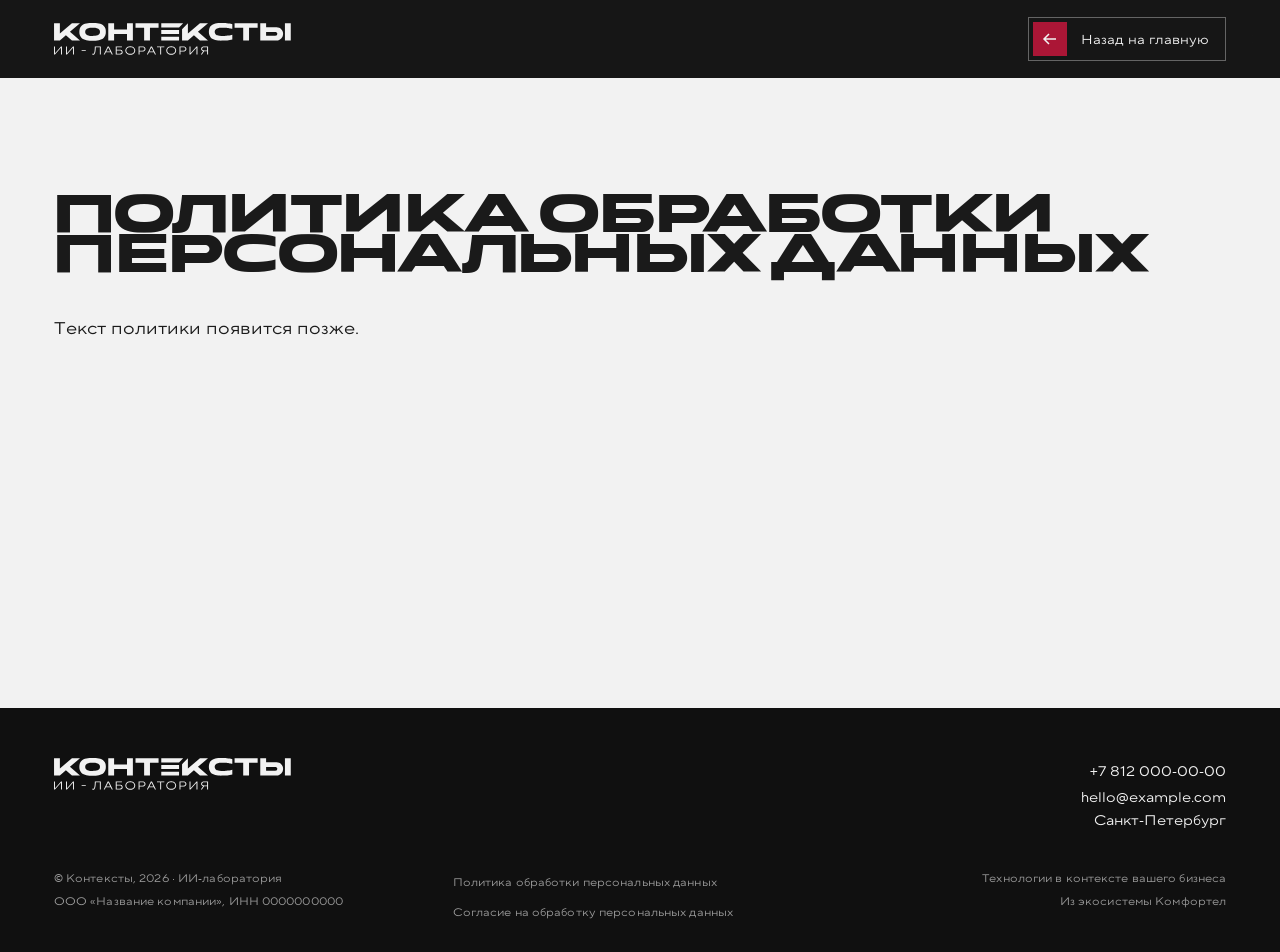
<file: legal/privacy.html>
<!DOCTYPE html><html lang="ru" class="ODyDCa_variable R0c7Eq_variable X606LG_variable" data-scroll-behavior="smooth"><head><meta charSet="utf-8"/><meta name="viewport" content="width=device-width, initial-scale=1"/><link rel="preload" href="/_next/static/media/fors-s.p.0415j2cwmaa02.woff2" as="font" crossorigin="" type="font/woff2"/><link rel="preload" href="/_next/static/media/norms_subset-s.p.2enl2txj6a--s.woff2" as="font" crossorigin="" type="font/woff2"/><link rel="preload" href="/_next/static/media/onder-s.p.0d-o0-3b6ol0z.woff2" as="font" crossorigin="" type="font/woff2"/><link rel="stylesheet" href="/_next/static/chunks/18c9qoz_j847k.css" data-precedence="next"/><link rel="stylesheet" href="/_next/static/chunks/0sghred0-srin.css" data-precedence="next"/><link rel="preload" as="script" fetchPriority="low" href="/_next/static/chunks/1pcw6gskne7pf.js"/><script src="/_next/static/chunks/1wnov70f88xjy.js" async=""></script><script src="/_next/static/chunks/3jn_x8ihwq16e.js" async=""></script><script src="/_next/static/chunks/33om2u2l1wmz7.js" async=""></script><script src="/_next/static/chunks/turbopack-2u1d16houkiyo.js" async=""></script><script src="/_next/static/chunks/3qfy96eoyh-ek.js" async=""></script><script src="/_next/static/chunks/09xkpg5ai2_kx.js" async=""></script><script src="/_next/static/chunks/3zt_16xndew4w.js" async=""></script><meta name="next-size-adjust" content=""/><title>Политика обработки персональных данных — Контексты</title><meta name="description" content="Находим, где искусственный интеллект действительно может повысить эффективность, и внедряем решение в работу компании."/><meta name="robots" content="noindex, nofollow"/><meta property="og:title" content="Политика обработки персональных данных — Контексты"/><meta property="og:description" content="Находим, где искусственный интеллект действительно может повысить эффективность, и внедряем решение в работу компании."/><meta property="og:site_name" content="Контексты"/><meta property="og:locale" content="ru_RU"/><meta property="og:image" content="https://konteksty-lab.github.io/images/og-cover.png"/><meta property="og:image:width" content="1200"/><meta property="og:image:height" content="630"/><meta property="og:image:alt" content="Контексты — ИИ-лаборатория. Внедряем ИИ в бизнес. Под реальные процессы."/><meta property="og:type" content="website"/><meta name="twitter:card" content="summary_large_image"/><meta name="twitter:title" content="Политика обработки персональных данных — Контексты"/><meta name="twitter:description" content="Находим, где искусственный интеллект действительно может повысить эффективность, и внедряем решение в работу компании."/><meta name="twitter:image" content="https://konteksty-lab.github.io/images/og-cover.png"/><meta name="twitter:image:alt" content="Контексты — ИИ-лаборатория. Внедряем ИИ в бизнес. Под реальные процессы."/><meta name="twitter:image:width" content="1200"/><meta name="twitter:image:height" content="630"/><link rel="icon" href="/images/favicon.svg"/><script>document.documentElement.classList.add('motion-ready')</script><script src="/_next/static/chunks/0cz1d0mv5g_q7.js" noModule=""></script></head><body><div hidden=""><!--$--><!--/$--></div><header class="CfgwDG_header dark shell"><a aria-label="Контексты — на главную" href="/"><svg class="MSOgda_descriptor" viewBox="0 0 734.76 98.45" role="img" aria-label="Контексты — ИИ-лаборатория"><path fill="currentColor" fill-rule="evenodd" d="M49.32 27.37L80.59 54L55.55 54L36.78 38.05L18.01 54L0 54L0 0.74L18.14 0.74L18.14 32.55L55.54 0.74L80.58 0.74L49.31 27.37L49.32 27.37ZM119.67 0.19C122.91 0.13 126.18 0.17 129.47 0.33C132.75 0.48 135.92 0.87 138.97 1.46C142.01 2.06 144.87 2.96 147.54 4.14C150.21 5.32 152.52 6.94 154.49 8.99C156.46 11.03 158.01 13.57 159.15 16.6C160.28 19.63 160.83 23.28 160.8 27.55C160.83 31.71 160.28 35.28 159.15 38.28C158.01 41.28 156.46 43.79 154.49 45.83C152.52 47.86 150.2 49.48 147.54 50.72C144.87 51.94 142.01 52.87 138.97 53.52C135.92 54.15 132.75 54.56 129.47 54.72C126.18 54.89 122.91 54.94 119.67 54.88C116.46 54.94 113.2 54.88 109.9 54.72C106.6 54.56 103.42 54.15 100.38 53.52C97.34 52.88 94.49 51.95 91.84 50.72C89.19 49.49 86.87 47.86 84.89 45.83C82.9 43.8 81.35 41.28 80.23 38.28C79.11 35.28 78.55 31.71 78.55 27.55C78.55 23.4 79.11 19.63 80.23 16.6C81.35 13.57 82.9 11.03 84.89 8.99C86.88 6.94 89.19 5.33 91.84 4.14C94.49 2.96 97.34 2.07 100.38 1.46C103.43 0.86 106.61 0.48 109.9 0.33C113.21 0.18 116.47 0.14 119.67 0.19M119.67 40.42C122.37 40.42 125.07 40.26 127.78 39.94C130.5 39.61 132.94 39.01 135.12 38.1C137.3 37.18 139.08 35.89 140.46 34.21C141.84 32.53 142.56 30.31 142.62 27.55C142.62 25.77 142.3 24.2 141.65 22.88C140.99 21.54 140.13 20.4 139.03 19.44C137.94 18.49 136.66 17.71 135.16 17.1C133.68 16.5 132.09 16.01 130.4 15.65C128.7 15.28 126.93 15.03 125.1 14.9C123.27 14.77 121.46 14.68 119.67 14.66C117.88 14.66 116.07 14.73 114.24 14.89C112.41 15.04 110.65 15.29 108.96 15.66C107.28 16.02 105.7 16.51 104.21 17.11C102.73 17.72 101.43 18.5 100.33 19.45C99.22 20.41 98.35 21.55 97.71 22.89C97.08 24.22 96.75 25.78 96.71 27.56C96.78 29.39 97.12 30.97 97.78 32.31C98.43 33.66 99.3 34.82 100.39 35.77C101.49 36.71 102.77 37.5 104.23 38.1C105.71 38.71 107.29 39.18 108.98 39.51C110.68 39.84 112.43 40.08 114.26 40.21C116.07 40.35 117.88 40.42 119.66 40.42L119.67 40.42M119.67 40.46C119.74 40.46 119.75 40.46 119.74 40.44C119.72 40.42 119.7 40.42 119.67 40.42C119.64 40.42 119.62 40.42 119.62 40.44C119.62 40.46 119.64 40.46 119.67 40.46ZM226.57 0.74L244.71 0.74L244.71 54L226.57 54L226.57 34.5L186.44 34.5L186.44 54L168.31 54L168.31 0.74L186.44 0.74L186.44 20.24L226.57 20.24L226.57 0.74ZM324.48 15.01L297.75 15.01L297.75 54L279.62 54L279.62 15.01L252.89 15.01L252.89 0.74L324.48 0.74L324.48 15.01ZM446.67 27.48L477.94 54.12L452.9 54.12L434.13 38.16L415.36 54.12L397.36 54.12L397.36 19.1L415.5 0.85L415.5 32.67L452.89 0.85L477.93 0.85L446.66 27.48L446.67 27.48ZM521.64 14.51C519.85 14.51 518.05 14.57 516.23 14.71C514.41 14.85 512.65 15.09 510.98 15.44C509.29 15.79 507.72 16.27 506.26 16.87C504.78 17.48 503.49 18.26 502.39 19.19C501.28 20.13 500.4 21.28 499.76 22.63C499.1 23.97 498.76 25.56 498.73 27.38C498.8 29.41 499.21 31.14 499.99 32.56C500.76 33.99 501.78 35.18 503.05 36.13C504.32 37.09 505.78 37.84 507.42 38.38C509.05 38.92 510.75 39.34 512.51 39.61C514.26 39.88 516.02 40.06 517.78 40.13C519.54 40.2 521.18 40.24 522.69 40.24C523.39 40.24 524.38 40.24 525.69 40.22C526.99 40.2 528.49 40.16 530.16 40.07C531.85 39.97 533.66 39.85 535.61 39.71C537.57 39.56 539.57 39.35 541.62 39.09C543.66 38.83 545.69 38.5 547.71 38.09C549.73 37.68 551.61 37.2 553.37 36.65L553.37 50.83C548.28 52.31 543.09 53.35 537.79 53.94C532.48 54.53 527.11 54.78 521.65 54.68C521.13 54.68 520.64 54.68 520.18 54.7C519.71 54.72 519.21 54.72 518.7 54.72C515.61 54.72 512.52 54.59 509.43 54.33C506.34 54.08 503.38 53.59 500.57 52.88C497.75 52.17 495.12 51.19 492.68 49.93C490.24 48.66 488.12 47.03 486.31 44.99C484.51 42.97 483.1 40.51 482.09 37.63C481.08 34.74 480.57 31.34 480.57 27.4L480.57 27.35C480.57 23.38 481.09 19.95 482.12 17.06C483.15 14.17 484.57 11.7 486.37 9.68C488.17 7.65 490.31 6 492.78 4.74C495.24 3.48 497.9 2.49 500.73 1.79C503.57 1.08 506.54 0.6 509.66 0.36C512.78 0.12 515.89 0 518.98 0C522.07 0 524.91 0.05 527.77 0.14C530.63 0.23 533.48 0.41 536.3 0.68C539.11 0.96 541.93 1.34 544.75 1.86C547.56 2.38 550.45 3.06 553.38 3.9L553.38 18.13C551.84 17.64 550.2 17.22 548.48 16.86C546.74 16.49 545 16.18 543.23 15.93C541.45 15.67 539.69 15.45 537.93 15.26C536.18 15.08 534.49 14.94 532.89 14.86C529.13 14.62 525.39 14.5 521.67 14.5L521.64 14.51ZM631.99 15.01L605.27 15.01L605.27 54L587.13 54L587.13 15.01L560.41 15.01L560.41 0.74L631.99 0.74L631.99 15.01ZM690.77 13.46C693.56 13.46 696.18 13.99 698.66 15.05C701.12 16.11 703.28 17.56 705.11 19.4C706.94 21.23 708.39 23.38 709.45 25.85C710.5 28.32 711.04 30.95 711.04 33.74C711.04 36.53 710.5 39.15 709.45 41.63C708.39 44.1 706.94 46.25 705.11 48.08C703.28 49.92 701.12 51.36 698.66 52.43C696.19 53.49 693.56 54.02 690.77 54.02L640.09 54.02L640.09 0.64L658.22 0.64L658.22 13.46L690.77 13.46M687.31 39.41C688.11 39.41 688.83 39.26 689.51 38.96C690.2 38.66 690.79 38.25 691.31 37.74C691.82 37.22 692.23 36.62 692.53 35.94C692.84 35.26 692.98 34.52 692.98 33.74C692.98 32.96 692.84 32.22 692.53 31.54C692.23 30.86 691.82 30.26 691.31 29.75C690.79 29.23 690.2 28.82 689.51 28.52C688.83 28.22 688.1 28.07 687.31 28.07L658.22 28.07L658.22 39.43L687.31 39.43L687.31 39.41M734.76 0.69L734.76 53.96L716.67 53.96L716.67 0.69L734.76 0.69ZM332.83 22.08L388.02 22.08L388.02 33.96L332.83 33.96L332.83 22.08ZM332.83 0.85L400.76 0.85L388.02 13.59L332.83 13.59L332.83 0.85ZM332.83 42.45L388.02 42.45L388.02 54.34L332.83 54.34L332.83 42.45ZM2.9 98.09L0 98.09L0 72.72L2.97 72.72L2.97 93.74L3.12 93.74L21.67 72.72L24.6 72.72L24.6 98.09L21.6 98.09L21.6 77.07L21.49 77.07L2.9 98.09ZM40.08 98.09L37.18 98.09L37.18 72.72L40.15 72.72L40.15 93.74L40.3 93.74L58.85 72.72L61.78 72.72L61.78 98.09L58.78 98.09L58.78 77.07L58.67 77.07L40.08 98.09ZM98.61 86.64L85.67 86.64L85.67 84.29L98.61 84.29L98.61 86.64ZM126.69 72.72L145.17 72.72L145.17 98.09L142.2 98.09L142.2 75.37L129.55 75.37L129.36 79.75C129.14 84.59 128.71 88.36 128.06 91.06C127.41 93.77 126.51 95.68 125.36 96.79C124.22 97.9 122.74 98.45 120.93 98.45C119.98 98.45 119.14 98.29 118.39 97.99L118.39 95.31C119.01 95.57 119.79 95.7 120.71 95.7C121.89 95.7 122.86 95.25 123.62 94.33C124.38 93.41 124.99 91.79 125.45 89.48C125.91 87.16 126.23 83.92 126.4 79.76L126.69 72.73L126.69 72.72ZM157.35 98.09L154.23 98.09L166.59 72.72L170.1 72.72L182.46 98.09L179.23 98.09L175.79 91.03L160.76 91.03L157.35 98.09M168.22 75.66L161.98 88.38L174.56 88.38L168.32 75.66L168.22 75.66ZM191.52 98.09L191.52 72.72L210.73 72.72L210.73 75.37L194.5 75.37L194.5 82.94L203.63 82.94C205.64 82.94 207.34 83.27 208.74 83.92C210.14 84.57 211.2 85.47 211.91 86.6C212.63 87.73 212.98 89.04 212.98 90.51C212.98 91.98 212.62 93.26 211.91 94.4C211.2 95.55 210.14 96.44 208.74 97.1C207.34 97.75 205.64 98.07 203.63 98.07L191.53 98.07L191.52 98.09M203.62 95.52C205.61 95.52 207.16 95.04 208.3 94.11C209.44 93.17 210 91.97 210 90.52C210 89.08 209.43 87.85 208.3 86.9C207.16 85.96 205.61 85.5 203.62 85.5L194.49 85.5L194.49 95.54L203.62 95.54L203.62 95.52ZM228.7 96.72C226.36 95.55 224.53 93.98 223.23 91.99C221.93 90 221.28 87.8 221.28 85.41C221.28 83.01 221.93 80.82 223.23 78.83C224.53 76.84 226.36 75.26 228.7 74.1C231.04 72.93 233.7 72.36 236.67 72.36C239.64 72.36 242.26 72.94 244.61 74.1C246.95 75.26 248.77 76.84 250.08 78.83C251.38 80.82 252.03 83.01 252.03 85.41C252.03 87.8 251.38 89.99 250.08 91.99C248.77 93.98 246.95 95.55 244.61 96.72C242.26 97.88 239.62 98.45 236.67 98.45C233.72 98.45 231.04 97.87 228.7 96.72M243.01 94.44C244.9 93.52 246.38 92.27 247.45 90.68C248.53 89.1 249.06 87.34 249.06 85.41C249.06 83.47 248.53 81.72 247.45 80.13C246.38 78.55 244.9 77.29 243.01 76.38C241.13 75.46 239.01 75 236.67 75C234.33 75 232.21 75.46 230.31 76.38C228.42 77.29 226.93 78.55 225.86 80.13C224.78 81.72 224.24 83.47 224.24 85.41C224.24 87.34 224.78 89.1 225.86 90.68C226.93 92.27 228.42 93.52 230.31 94.44C232.21 95.35 234.33 95.81 236.67 95.81C239.01 95.81 241.13 95.35 243.01 94.44ZM262.43 98.09L262.43 72.72L274.1 72.72C276.13 72.72 277.88 73.06 279.34 73.72C280.8 74.38 281.9 75.31 282.65 76.51C283.4 77.71 283.78 79.09 283.78 80.66C283.78 82.23 283.4 83.61 282.65 84.81C281.9 86.01 280.79 86.93 279.34 87.6C277.87 88.26 276.13 88.6 274.1 88.6L265.41 88.6L265.41 98.09L262.44 98.09L262.43 98.09M274.21 85.95C276.36 85.95 277.99 85.46 279.1 84.48C280.21 83.5 280.76 82.23 280.76 80.66C280.76 79.09 280.21 77.81 279.1 76.84C277.99 75.86 276.36 75.37 274.21 75.37L265.4 75.37L265.4 85.94L274.21 85.94L274.21 85.95ZM291.28 98.09L288.16 98.09L300.52 72.72L304.04 72.72L316.39 98.09L313.17 98.09L309.73 91.03L294.69 91.03L291.28 98.09M302.15 75.66L295.92 88.38L308.49 88.38L302.26 75.66L302.15 75.66ZM332.41 98.09L329.45 98.09L329.45 75.37L319.62 75.37L319.62 72.72L342.27 72.72L342.27 75.37L332.41 75.37L332.41 98.09ZM355.71 96.72C353.37 95.55 351.55 93.98 350.24 91.99C348.94 90 348.29 87.8 348.29 85.41C348.29 83.01 348.94 80.82 350.24 78.83C351.55 76.84 353.37 75.26 355.71 74.1C358.06 72.93 360.72 72.36 363.68 72.36C366.65 72.36 369.28 72.94 371.62 74.1C373.96 75.26 375.79 76.84 377.09 78.83C378.39 80.82 379.04 83.01 379.04 85.41C379.04 87.8 378.39 89.99 377.09 91.99C375.79 93.98 373.96 95.55 371.62 96.72C369.28 97.88 366.63 98.45 363.68 98.45C360.73 98.45 358.06 97.87 355.71 96.72M370.03 94.44C371.91 93.52 373.39 92.27 374.46 90.68C375.54 89.1 376.08 87.34 376.08 85.41C376.08 83.47 375.54 81.72 374.46 80.13C373.39 78.55 371.91 77.29 370.03 76.38C368.14 75.46 366.03 75 363.68 75C361.34 75 359.22 75.46 357.32 76.38C355.43 77.29 353.94 78.55 352.87 80.13C351.79 81.72 351.26 83.47 351.26 85.41C351.26 87.34 351.79 89.1 352.87 90.68C353.94 92.27 355.43 93.52 357.32 94.44C359.22 95.35 361.34 95.81 363.68 95.81C366.03 95.81 368.14 95.35 370.03 94.44ZM389.45 98.09L389.45 72.72L401.12 72.72C403.14 72.72 404.89 73.06 406.35 73.72C407.81 74.38 408.91 75.31 409.66 76.51C410.41 77.71 410.79 79.09 410.79 80.66C410.79 82.23 410.41 83.61 409.66 84.81C408.91 86.01 407.8 86.93 406.35 87.6C404.89 88.26 403.14 88.6 401.12 88.6L392.42 88.6L392.42 98.09L389.45 98.09L389.45 98.09M401.22 85.95C403.37 85.95 405 85.46 406.11 84.48C407.22 83.5 407.77 82.23 407.77 80.66C407.77 79.09 407.22 77.81 406.11 76.84C405 75.86 403.37 75.37 401.22 75.37L392.41 75.37L392.41 85.94L401.22 85.94L401.22 85.95ZM423.44 98.09L420.55 98.09L420.55 72.72L423.52 72.72L423.52 93.74L423.66 93.74L442.21 72.72L445.15 72.72L445.15 98.09L442.14 98.09L442.14 77.07L442.04 77.07L423.44 98.09ZM478.09 72.72L478.09 98.09L475.09 98.09L475.09 88.01L465.85 88.01L459.11 98.09L455.63 98.09L462.62 87.62C460.71 87.11 459.24 86.22 458.2 84.94C457.16 83.66 456.64 82.14 456.64 80.38C456.64 78.88 457.01 77.56 457.74 76.41C458.48 75.26 459.56 74.36 460.98 73.71C462.41 73.06 464.11 72.73 466.09 72.73L478.09 72.73L478.09 72.72M475.09 85.41L475.09 75.37L466.1 75.37C464 75.37 462.39 75.82 461.28 76.74C460.17 77.66 459.62 78.86 459.62 80.36C459.62 81.86 460.17 83.07 461.28 84C462.39 84.93 464.01 85.39 466.1 85.39L475.09 85.39L475.09 85.41Z"></path></svg></a><a class="CfgwDG_back" href="/"><span class="CfgwDG_backArrow" aria-hidden="true"><svg viewBox="0 0 16 16" fill="none"><path d="M14 8H2M7 3 2 8l5 5" stroke="currentColor" stroke-width="1.5"></path></svg></span><span>Назад<span class="CfgwDG_backTail"> на главную</span></span></a></header><main class="CfgwDG_main light shell"><h1 class="display section-title CfgwDG_compactTitle">Политика обработки персональных данных</h1><div class="CfgwDG_content"><p><span>Текст политики появится позже.</span></p></div></main><footer class="rnk_JG_footer shell" data-footer=""><div class="rnk_JG_footerTop"><svg class="MSOgda_descriptor" viewBox="0 0 734.76 98.45" role="img" aria-label="Контексты — ИИ-лаборатория"><path fill="currentColor" fill-rule="evenodd" d="M49.32 27.37L80.59 54L55.55 54L36.78 38.05L18.01 54L0 54L0 0.74L18.14 0.74L18.14 32.55L55.54 0.74L80.58 0.74L49.31 27.37L49.32 27.37ZM119.67 0.19C122.91 0.13 126.18 0.17 129.47 0.33C132.75 0.48 135.92 0.87 138.97 1.46C142.01 2.06 144.87 2.96 147.54 4.14C150.21 5.32 152.52 6.94 154.49 8.99C156.46 11.03 158.01 13.57 159.15 16.6C160.28 19.63 160.83 23.28 160.8 27.55C160.83 31.71 160.28 35.28 159.15 38.28C158.01 41.28 156.46 43.79 154.49 45.83C152.52 47.86 150.2 49.48 147.54 50.72C144.87 51.94 142.01 52.87 138.97 53.52C135.92 54.15 132.75 54.56 129.47 54.72C126.18 54.89 122.91 54.94 119.67 54.88C116.46 54.94 113.2 54.88 109.9 54.72C106.6 54.56 103.42 54.15 100.38 53.52C97.34 52.88 94.49 51.95 91.84 50.72C89.19 49.49 86.87 47.86 84.89 45.83C82.9 43.8 81.35 41.28 80.23 38.28C79.11 35.28 78.55 31.71 78.55 27.55C78.55 23.4 79.11 19.63 80.23 16.6C81.35 13.57 82.9 11.03 84.89 8.99C86.88 6.94 89.19 5.33 91.84 4.14C94.49 2.96 97.34 2.07 100.38 1.46C103.43 0.86 106.61 0.48 109.9 0.33C113.21 0.18 116.47 0.14 119.67 0.19M119.67 40.42C122.37 40.42 125.07 40.26 127.78 39.94C130.5 39.61 132.94 39.01 135.12 38.1C137.3 37.18 139.08 35.89 140.46 34.21C141.84 32.53 142.56 30.31 142.62 27.55C142.62 25.77 142.3 24.2 141.65 22.88C140.99 21.54 140.13 20.4 139.03 19.44C137.94 18.49 136.66 17.71 135.16 17.1C133.68 16.5 132.09 16.01 130.4 15.65C128.7 15.28 126.93 15.03 125.1 14.9C123.27 14.77 121.46 14.68 119.67 14.66C117.88 14.66 116.07 14.73 114.24 14.89C112.41 15.04 110.65 15.29 108.96 15.66C107.28 16.02 105.7 16.51 104.21 17.11C102.73 17.72 101.43 18.5 100.33 19.45C99.22 20.41 98.35 21.55 97.71 22.89C97.08 24.22 96.75 25.78 96.71 27.56C96.78 29.39 97.12 30.97 97.78 32.31C98.43 33.66 99.3 34.82 100.39 35.77C101.49 36.71 102.77 37.5 104.23 38.1C105.71 38.71 107.29 39.18 108.98 39.51C110.68 39.84 112.43 40.08 114.26 40.21C116.07 40.35 117.88 40.42 119.66 40.42L119.67 40.42M119.67 40.46C119.74 40.46 119.75 40.46 119.74 40.44C119.72 40.42 119.7 40.42 119.67 40.42C119.64 40.42 119.62 40.42 119.62 40.44C119.62 40.46 119.64 40.46 119.67 40.46ZM226.57 0.74L244.71 0.74L244.71 54L226.57 54L226.57 34.5L186.44 34.5L186.44 54L168.31 54L168.31 0.74L186.44 0.74L186.44 20.24L226.57 20.24L226.57 0.74ZM324.48 15.01L297.75 15.01L297.75 54L279.62 54L279.62 15.01L252.89 15.01L252.89 0.74L324.48 0.74L324.48 15.01ZM446.67 27.48L477.94 54.12L452.9 54.12L434.13 38.16L415.36 54.12L397.36 54.12L397.36 19.1L415.5 0.85L415.5 32.67L452.89 0.85L477.93 0.85L446.66 27.48L446.67 27.48ZM521.64 14.51C519.85 14.51 518.05 14.57 516.23 14.71C514.41 14.85 512.65 15.09 510.98 15.44C509.29 15.79 507.72 16.27 506.26 16.87C504.78 17.48 503.49 18.26 502.39 19.19C501.28 20.13 500.4 21.28 499.76 22.63C499.1 23.97 498.76 25.56 498.73 27.38C498.8 29.41 499.21 31.14 499.99 32.56C500.76 33.99 501.78 35.18 503.05 36.13C504.32 37.09 505.78 37.84 507.42 38.38C509.05 38.92 510.75 39.34 512.51 39.61C514.26 39.88 516.02 40.06 517.78 40.13C519.54 40.2 521.18 40.24 522.69 40.24C523.39 40.24 524.38 40.24 525.69 40.22C526.99 40.2 528.49 40.16 530.16 40.07C531.85 39.97 533.66 39.85 535.61 39.71C537.57 39.56 539.57 39.35 541.62 39.09C543.66 38.83 545.69 38.5 547.71 38.09C549.73 37.68 551.61 37.2 553.37 36.65L553.37 50.83C548.28 52.31 543.09 53.35 537.79 53.94C532.48 54.53 527.11 54.78 521.65 54.68C521.13 54.68 520.64 54.68 520.18 54.7C519.71 54.72 519.21 54.72 518.7 54.72C515.61 54.72 512.52 54.59 509.43 54.33C506.34 54.08 503.38 53.59 500.57 52.88C497.75 52.17 495.12 51.19 492.68 49.93C490.24 48.66 488.12 47.03 486.31 44.99C484.51 42.97 483.1 40.51 482.09 37.63C481.08 34.74 480.57 31.34 480.57 27.4L480.57 27.35C480.57 23.38 481.09 19.95 482.12 17.06C483.15 14.17 484.57 11.7 486.37 9.68C488.17 7.65 490.31 6 492.78 4.74C495.24 3.48 497.9 2.49 500.73 1.79C503.57 1.08 506.54 0.6 509.66 0.36C512.78 0.12 515.89 0 518.98 0C522.07 0 524.91 0.05 527.77 0.14C530.63 0.23 533.48 0.41 536.3 0.68C539.11 0.96 541.93 1.34 544.75 1.86C547.56 2.38 550.45 3.06 553.38 3.9L553.38 18.13C551.84 17.64 550.2 17.22 548.48 16.86C546.74 16.49 545 16.18 543.23 15.93C541.45 15.67 539.69 15.45 537.93 15.26C536.18 15.08 534.49 14.94 532.89 14.86C529.13 14.62 525.39 14.5 521.67 14.5L521.64 14.51ZM631.99 15.01L605.27 15.01L605.27 54L587.13 54L587.13 15.01L560.41 15.01L560.41 0.74L631.99 0.74L631.99 15.01ZM690.77 13.46C693.56 13.46 696.18 13.99 698.66 15.05C701.12 16.11 703.28 17.56 705.11 19.4C706.94 21.23 708.39 23.38 709.45 25.85C710.5 28.32 711.04 30.95 711.04 33.74C711.04 36.53 710.5 39.15 709.45 41.63C708.39 44.1 706.94 46.25 705.11 48.08C703.28 49.92 701.12 51.36 698.66 52.43C696.19 53.49 693.56 54.02 690.77 54.02L640.09 54.02L640.09 0.64L658.22 0.64L658.22 13.46L690.77 13.46M687.31 39.41C688.11 39.41 688.83 39.26 689.51 38.96C690.2 38.66 690.79 38.25 691.31 37.74C691.82 37.22 692.23 36.62 692.53 35.94C692.84 35.26 692.98 34.52 692.98 33.74C692.98 32.96 692.84 32.22 692.53 31.54C692.23 30.86 691.82 30.26 691.31 29.75C690.79 29.23 690.2 28.82 689.51 28.52C688.83 28.22 688.1 28.07 687.31 28.07L658.22 28.07L658.22 39.43L687.31 39.43L687.31 39.41M734.76 0.69L734.76 53.96L716.67 53.96L716.67 0.69L734.76 0.69ZM332.83 22.08L388.02 22.08L388.02 33.96L332.83 33.96L332.83 22.08ZM332.83 0.85L400.76 0.85L388.02 13.59L332.83 13.59L332.83 0.85ZM332.83 42.45L388.02 42.45L388.02 54.34L332.83 54.34L332.83 42.45ZM2.9 98.09L0 98.09L0 72.72L2.97 72.72L2.97 93.74L3.12 93.74L21.67 72.72L24.6 72.72L24.6 98.09L21.6 98.09L21.6 77.07L21.49 77.07L2.9 98.09ZM40.08 98.09L37.18 98.09L37.18 72.72L40.15 72.72L40.15 93.74L40.3 93.74L58.85 72.72L61.78 72.72L61.78 98.09L58.78 98.09L58.78 77.07L58.67 77.07L40.08 98.09ZM98.61 86.64L85.67 86.64L85.67 84.29L98.61 84.29L98.61 86.64ZM126.69 72.72L145.17 72.72L145.17 98.09L142.2 98.09L142.2 75.37L129.55 75.37L129.36 79.75C129.14 84.59 128.71 88.36 128.06 91.06C127.41 93.77 126.51 95.68 125.36 96.79C124.22 97.9 122.74 98.45 120.93 98.45C119.98 98.45 119.14 98.29 118.39 97.99L118.39 95.31C119.01 95.57 119.79 95.7 120.71 95.7C121.89 95.7 122.86 95.25 123.62 94.33C124.38 93.41 124.99 91.79 125.45 89.48C125.91 87.16 126.23 83.92 126.4 79.76L126.69 72.73L126.69 72.72ZM157.35 98.09L154.23 98.09L166.59 72.72L170.1 72.72L182.46 98.09L179.23 98.09L175.79 91.03L160.76 91.03L157.35 98.09M168.22 75.66L161.98 88.38L174.56 88.38L168.32 75.66L168.22 75.66ZM191.52 98.09L191.52 72.72L210.73 72.72L210.73 75.37L194.5 75.37L194.5 82.94L203.63 82.94C205.64 82.94 207.34 83.27 208.74 83.92C210.14 84.57 211.2 85.47 211.91 86.6C212.63 87.73 212.98 89.04 212.98 90.51C212.98 91.98 212.62 93.26 211.91 94.4C211.2 95.55 210.14 96.44 208.74 97.1C207.34 97.75 205.64 98.07 203.63 98.07L191.53 98.07L191.52 98.09M203.62 95.52C205.61 95.52 207.16 95.04 208.3 94.11C209.44 93.17 210 91.97 210 90.52C210 89.08 209.43 87.85 208.3 86.9C207.16 85.96 205.61 85.5 203.62 85.5L194.49 85.5L194.49 95.54L203.62 95.54L203.62 95.52ZM228.7 96.72C226.36 95.55 224.53 93.98 223.23 91.99C221.93 90 221.28 87.8 221.28 85.41C221.28 83.01 221.93 80.82 223.23 78.83C224.53 76.84 226.36 75.26 228.7 74.1C231.04 72.93 233.7 72.36 236.67 72.36C239.64 72.36 242.26 72.94 244.61 74.1C246.95 75.26 248.77 76.84 250.08 78.83C251.38 80.82 252.03 83.01 252.03 85.41C252.03 87.8 251.38 89.99 250.08 91.99C248.77 93.98 246.95 95.55 244.61 96.72C242.26 97.88 239.62 98.45 236.67 98.45C233.72 98.45 231.04 97.87 228.7 96.72M243.01 94.44C244.9 93.52 246.38 92.27 247.45 90.68C248.53 89.1 249.06 87.34 249.06 85.41C249.06 83.47 248.53 81.72 247.45 80.13C246.38 78.55 244.9 77.29 243.01 76.38C241.13 75.46 239.01 75 236.67 75C234.33 75 232.21 75.46 230.31 76.38C228.42 77.29 226.93 78.55 225.86 80.13C224.78 81.72 224.24 83.47 224.24 85.41C224.24 87.34 224.78 89.1 225.86 90.68C226.93 92.27 228.42 93.52 230.31 94.44C232.21 95.35 234.33 95.81 236.67 95.81C239.01 95.81 241.13 95.35 243.01 94.44ZM262.43 98.09L262.43 72.72L274.1 72.72C276.13 72.72 277.88 73.06 279.34 73.72C280.8 74.38 281.9 75.31 282.65 76.51C283.4 77.71 283.78 79.09 283.78 80.66C283.78 82.23 283.4 83.61 282.65 84.81C281.9 86.01 280.79 86.93 279.34 87.6C277.87 88.26 276.13 88.6 274.1 88.6L265.41 88.6L265.41 98.09L262.44 98.09L262.43 98.09M274.21 85.95C276.36 85.95 277.99 85.46 279.1 84.48C280.21 83.5 280.76 82.23 280.76 80.66C280.76 79.09 280.21 77.81 279.1 76.84C277.99 75.86 276.36 75.37 274.21 75.37L265.4 75.37L265.4 85.94L274.21 85.94L274.21 85.95ZM291.28 98.09L288.16 98.09L300.52 72.72L304.04 72.72L316.39 98.09L313.17 98.09L309.73 91.03L294.69 91.03L291.28 98.09M302.15 75.66L295.92 88.38L308.49 88.38L302.26 75.66L302.15 75.66ZM332.41 98.09L329.45 98.09L329.45 75.37L319.62 75.37L319.62 72.72L342.27 72.72L342.27 75.37L332.41 75.37L332.41 98.09ZM355.71 96.72C353.37 95.55 351.55 93.98 350.24 91.99C348.94 90 348.29 87.8 348.29 85.41C348.29 83.01 348.94 80.82 350.24 78.83C351.55 76.84 353.37 75.26 355.71 74.1C358.06 72.93 360.72 72.36 363.68 72.36C366.65 72.36 369.28 72.94 371.62 74.1C373.96 75.26 375.79 76.84 377.09 78.83C378.39 80.82 379.04 83.01 379.04 85.41C379.04 87.8 378.39 89.99 377.09 91.99C375.79 93.98 373.96 95.55 371.62 96.72C369.28 97.88 366.63 98.45 363.68 98.45C360.73 98.45 358.06 97.87 355.71 96.72M370.03 94.44C371.91 93.52 373.39 92.27 374.46 90.68C375.54 89.1 376.08 87.34 376.08 85.41C376.08 83.47 375.54 81.72 374.46 80.13C373.39 78.55 371.91 77.29 370.03 76.38C368.14 75.46 366.03 75 363.68 75C361.34 75 359.22 75.46 357.32 76.38C355.43 77.29 353.94 78.55 352.87 80.13C351.79 81.72 351.26 83.47 351.26 85.41C351.26 87.34 351.79 89.1 352.87 90.68C353.94 92.27 355.43 93.52 357.32 94.44C359.22 95.35 361.34 95.81 363.68 95.81C366.03 95.81 368.14 95.35 370.03 94.44ZM389.45 98.09L389.45 72.72L401.12 72.72C403.14 72.72 404.89 73.06 406.35 73.72C407.81 74.38 408.91 75.31 409.66 76.51C410.41 77.71 410.79 79.09 410.79 80.66C410.79 82.23 410.41 83.61 409.66 84.81C408.91 86.01 407.8 86.93 406.35 87.6C404.89 88.26 403.14 88.6 401.12 88.6L392.42 88.6L392.42 98.09L389.45 98.09L389.45 98.09M401.22 85.95C403.37 85.95 405 85.46 406.11 84.48C407.22 83.5 407.77 82.23 407.77 80.66C407.77 79.09 407.22 77.81 406.11 76.84C405 75.86 403.37 75.37 401.22 75.37L392.41 75.37L392.41 85.94L401.22 85.94L401.22 85.95ZM423.44 98.09L420.55 98.09L420.55 72.72L423.52 72.72L423.52 93.74L423.66 93.74L442.21 72.72L445.15 72.72L445.15 98.09L442.14 98.09L442.14 77.07L442.04 77.07L423.44 98.09ZM478.09 72.72L478.09 98.09L475.09 98.09L475.09 88.01L465.85 88.01L459.11 98.09L455.63 98.09L462.62 87.62C460.71 87.11 459.24 86.22 458.2 84.94C457.16 83.66 456.64 82.14 456.64 80.38C456.64 78.88 457.01 77.56 457.74 76.41C458.48 75.26 459.56 74.36 460.98 73.71C462.41 73.06 464.11 72.73 466.09 72.73L478.09 72.73L478.09 72.72M475.09 85.41L475.09 75.37L466.1 75.37C464 75.37 462.39 75.82 461.28 76.74C460.17 77.66 459.62 78.86 459.62 80.36C459.62 81.86 460.17 83.07 461.28 84C462.39 84.93 464.01 85.39 466.1 85.39L475.09 85.39L475.09 85.41Z"></path></svg><div class="rnk_JG_footerContacts"><a href="tel:+78120000000">+7 812 000-00-00</a><a href="mailto:hello@example.com">hello@example.com</a><span>Санкт-Петербург</span></div></div><div class="rnk_JG_footerBottom"><div class="rnk_JG_footerColumn"><span>© Контексты, 2026 · ИИ-лаборатория</span><span>ООО «Название компании», ИНН 0000000000</span></div><div class="rnk_JG_footerColumn"><a href="/legal/privacy">Политика обработки персональных данных</a><a href="/legal/consent">Согласие на обработку персональных данных</a></div><div class="rnk_JG_footerColumn"><span>Технологии в контексте вашего бизнеса</span><span>Из экосистемы Комфортел</span></div></div></footer><!--$--><!--/$--><script id="_R_">(globalThis["TURBOPACK"] || (globalThis["TURBOPACK"] = [])).push({"otherChunks":["static/chunks/1pcw6gskne7pf.js","static/chunks/1wnov70f88xjy.js","static/chunks/3jn_x8ihwq16e.js","static/chunks/33om2u2l1wmz7.js"],"runtimeModuleIds":[94553]});</script><script src="/_next/static/chunks/1pcw6gskne7pf.js" async=""></script><script>(self.__next_f=self.__next_f||[]).push([0])</script><script>self.__next_f.push([1,"1:\"$Sreact.fragment\"\n2:\"/_next/static/chunks/3qfy96eoyh-ek.js\"\n3:I[39756,[\"$2\"],\"default\"]\n4:\"/_next/static/chunks/09xkpg5ai2_kx.js\"\n5:I[8821,[\"$2\",\"$4\"],\"default\"]\n6:I[37457,[\"$2\"],\"default\"]\nd:I[97367,[\"$2\"],\"OutletBoundary\"]\ne:\"$Sreact.suspense\"\n10:\"ViewportBoundary\"\n11:I[97367,[\"$2\"],\"$10\"]\n13:\"MetadataBoundary\"\n14:I[97367,[\"$2\"],\"$13\"]\n16:I[68027,[\"$2\"],\"default\",1]\n:HL[\"/_next/static/chunks/18c9qoz_j847k.css\",\"style\"]\n:HL[\"/_next/static/media/fors-s.p.0415j2cwmaa02.woff2\",\"font\",{\"crossOrigin\":\"\",\"type\":\"font/woff2\"}]\n:HL[\"/_next/static/media/norms_subset-s.p.2enl2txj6a--s.woff2\",\"font\",{\"crossOrigin\":\"\",\"type\":\"font/woff2\"}]\n:HL[\"/_next/static/media/onder-s.p.0d-o0-3b6ol0z.woff2\",\"font\",{\"crossOrigin\":\"\",\"type\":\"font/woff2\"}]\n:HL[\"/_next/static/chunks/0sghred0-srin.css\",\"style\"]\n9:X\nb:[[\"children\",{\"s\":\"__PAGE__\",\"h\":512,\"d\":{\"r\":[\"$\",\"$1\",\"c\",{\"children\":[\"$Lc\",[[\"$\",\"link\",\"0\",{\"rel\":\"stylesheet\",\"href\":\"/_next/static/chunks/0sghred0-srin.css\",\"precedence\":\"next\",\"crossOrigin\":\"$undefined\",\"nonce\":\"$undefined\"}],[\"$\",\"script\",\"script-0\",{\"src\":\"/_next/static/chunks/3zt_16xndew4w.js\",\"async\":true,\"nonce\":\"$undefined\"}]],[\"$\",\"$Ld\",null,{\"children\":[\"$\",\"$e\",null,{\"name\":\"Next.MetadataOutlet\",\"children\":\"$@f\"}]}]]}],\"p\":false,\"v\":null}}]]\na:[[\"children\",{\"s\":{\"n\":\"slug\",\"t\":\"d\",\"k\":\"privacy\",\"s\":[]},\"h\":512,\"d\":{\"r\":[\"$\",\"$1\",\"c\",{\"children\":[null,[\"$\",\"$L3\",null,{\"parallelRouterKey\":\"children\",\"error\":\"$undefined\",\"errorStyles\":\"$undefined\",\"errorScripts\":\"$undefined\",\"template\":[\"$\",\"$L6\",null,{}],\"templateStyles\":\"$undefined\",\"templateScripts\":\"$undefined\",\"notFound\":\"$undefined\",\"forbidden\":\"$undefined\",\"unauthorized\":\"$undefined\"}]]}],\"p\":false,\"v\":\"$9\"},\"c\":\"$Qb\"}]]\n8:[[\"children\",{\"s\":\"legal\",\"h\":512,\"d\":{\"r\":[\"$\",\"$1\",\"c\",{\"children\":[null,[\"$\",\"$L3\",null,{\"parallelRouterKey\":\"children\",\"error\":\"$undefined\",\"errorStyles\":\"$undefined\",\"errorScripts\":\"$undefined\",\"template\":[\"$\",\"$L6\",null,{}],\"templateStyles\":\"$undefined\",\"templateScripts\":\"$undefined\",\"notFound\":\"$undefined\",\"forbidden\":\"$undefined\",\"unauthorized\":\"$undefined\"}]]}],\"p\":false,\"v\":\"$9\"},\"c\":\"$Qa\"}]]\n0:{\"P\":null,\"c\":[\"\",\"legal\",\"privacy\"],\"q\":\"\",\"i\":false,\"t\":{\"t\":{\"s\":\"\",\"h\":528,\"d\":{\"r\":[\"$\",\"$1\",\"c\",{\"children\":[[[\"$\",\"link\",\"0\",{\"rel\":\"stylesheet\",\"href\":\"/_next/static/chunks/18c9qoz_j847k.css\",\"precedence\":\"next\",\"crossOrigin\":\"$undefined\",\"nonce\":\"$undefined\"}],[\"$\",\"script\",\"script-0\",{\"src\":\"/_next/static/chunks/3qfy96eoyh-ek.js\",\"async\":true,\"nonce\":\"$undefined\"}]],[\"$\",\"html\",null,{\"lang\":\"ru\",\"className\":\"ODyDCa_variable R0c7Eq_variable X606LG_variable\",\"suppressHydrationWarning\":true,\"data-scroll-behavior\":\"smooth\",\"children\":[[\"$\",\"head\",null,{\"children\":[\"$\",\"script\",null,{\"dangerouslySetInnerHTML\":{\"__html\":\"document.documentElement.classList.add('motion-ready')\"}}]}],[\"$\",\"body\",null,{\"children\":[\"$\",\"$L3\",null,{\"parallelRouterKey\":\"children\",\"error\":\"$5\",\"errorStyles\":[],\"errorScripts\":[[\"$\",\"script\",\"script-0\",{\"src\":\"/_next/static/chunks/09xkpg5ai2_kx.js\",\"async\":true,\"nonce\":\"$undefined\"}]],\"template\":[\"$\",\"$L6\",null,{}],\"templateStyles\":\"$undefined\",\"templateScripts\":\"$undefined\",\"notFound\":[\"$L7\",[[\"$\",\"link\",\"0\",{\"rel\":\"stylesheet\",\"href\":\"/_next/static/chunks/0sghred0-srin.css\",\"precedence\":\"next\",\"crossOrigin\":\"$undefined\",\"nonce\":\"$undefined\"}]]],\"forbidden\":\"$undefined\",\"unauthorized\":\"$undefined\"}]}]]}]]}],\"p\":false,\"v\":null},\"c\":\"$Q8\"},\"h\":{\"r\":[\"$\",\"$1\",\"h\",{\"children\":[null,[\"$\",\"$L11\",null,{\"children\":\"$L12\"}],[\"$\",\"$L14\",null,{\"children\":[[\"$\",\"div\",null,{\"hidden\":true,\"children\":[\"$\",\"$e\",null,{\"name\":\"Next.Metadata\",\"children\":\"$L15\"}]}],null]}],[\"$\",\"meta\",null,{\"name\":\"next-size-adjust\",\"content\":\"\"}]]}],\"p\":false,\"v\":null}},\"m\":\"$undefined\",\"G\":[\"$16\",[[\"$\",\"link\",\"0\",{\"rel\":\"stylesheet\",\"href\":\"/_next/static/chunks/18c9qoz_j847k.css\",\"precedence\":\"next\",\"crossOrigin\":\"$undefined\",\"nonce\":\"$undefined\"}]]],\"S\":true,\"r\":\"$undefined\",\"s\":\"$undefined\",\"a\":\"$undefined\",\"l\":\"$undefined\",\"p\":\"$undefined\",\"d\":\"$undefined\",\"b\":\"y0NYmMjmhPSx8xZNqdkyq\"}\n9:C\n12:[[\"$\",\"meta\",\"0\",{\"charSet\":\"utf-8\"}],[\"$\",\"meta\",\"1\",{\"name\":\"viewport\",\"content\":\"width=device-width, initial-scale=1\"}]]\n"])</script><script>self.__next_f.push([1,"17:I[27201,[\"$2\"],\"IconMark\"]\nf:null\n15:[[\"$\",\"title\",\"0\",{\"children\":\"Политика обработки персональных данных — Контексты\"}],[\"$\",\"meta\",\"1\",{\"name\":\"description\",\"content\":\"Находим, где искусственный интеллект действительно может повысить эффективность, и внедряем решение в работу компании.\"}],[\"$\",\"meta\",\"2\",{\"name\":\"robots\",\"content\":\"noindex, nofollow\"}],[\"$\",\"meta\",\"3\",{\"property\":\"og:title\",\"content\":\"Политика обработки персональных данных — Контексты\"}],[\"$\",\"meta\",\"4\",{\"property\":\"og:description\",\"content\":\"Находим, где искусственный интеллект действительно может повысить эффективность, и внедряем решение в работу компании.\"}],[\"$\",\"meta\",\"5\",{\"property\":\"og:site_name\",\"content\":\"Контексты\"}],[\"$\",\"meta\",\"6\",{\"property\":\"og:locale\",\"content\":\"ru_RU\"}],[\"$\",\"meta\",\"7\",{\"property\":\"og:image\",\"content\":\"https://konteksty-lab.github.io/images/og-cover.png\"}],[\"$\",\"meta\",\"8\",{\"property\":\"og:image:width\",\"content\":\"1200\"}],[\"$\",\"meta\",\"9\",{\"property\":\"og:image:height\",\"content\":\"630\"}],[\"$\",\"meta\",\"10\",{\"property\":\"og:image:alt\",\"content\":\"Контексты — ИИ-лаборатория. Внедряем ИИ в бизнес. Под реальные процессы.\"}],[\"$\",\"meta\",\"11\",{\"property\":\"og:type\",\"content\":\"website\"}],[\"$\",\"meta\",\"12\",{\"name\":\"twitter:card\",\"content\":\"summary_large_image\"}],[\"$\",\"meta\",\"13\",{\"name\":\"twitter:title\",\"content\":\"Политика обработки персональных данных — Контексты\"}],[\"$\",\"meta\",\"14\",{\"name\":\"twitter:description\",\"content\":\"Находим, где искусственный интеллект действительно может повысить эффективность, и внедряем решение в работу компании.\"}],[\"$\",\"meta\",\"15\",{\"name\":\"twitter:image\",\"content\":\"https://konteksty-lab.github.io/images/og-cover.png\"}],[\"$\",\"meta\",\"16\",{\"name\":\"twitter:image:alt\",\"content\":\"Контексты — ИИ-лаборатория. Внедряем ИИ в бизнес. Под реальные процессы.\"}],[\"$\",\"meta\",\"17\",{\"name\":\"twitter:image:width\",\"content\":\"1200\"}],[\"$\",\"meta\",\"18\",{\"name\":\"twitter:image:height\",\"content\":\"630\"}],[\"$\",\"link\",\"19\",{\"rel\":\"icon\",\"href\":\"/images/favicon.svg\"}],[\"$\",\"$L17\",\"20\",{}]]\n"])</script><script>self.__next_f.push([1,"18:\"/_next/static/chunks/3zt_16xndew4w.js\"\n19:I[22016,[\"$2\",\"$18\"],\"\"]\n1a:T2a0b,M49.32 27.37L80.59 54L55.55 54L36.78 38.05L18.01 54L0 54L0 0.74L18.14 0.74L18.14 32.55L55.54 0.74L80.58 0.74L49.31 27.37L49.32 27.37ZM119.67 0.19C122.91 0.13 126.18 0.17 129.47 0.33C132.75 0.48 135.92 0.87 138.97 1.46C142.01 2.06 144.87 2.96 147.54 4.14C150.21 5.32 152.52 6.94 154.49 8.99C156.46 11.03 158.01 13.57 159.15 16.6C160.28 19.63 160.83 23.28 160.8 27.55C160.83 31.71 160.28 35.28 159.15 38.28C158.01 41.28 156.46 43.79 154.49 45.83C152.52 47.86 150.2 49.48 147.54 50.72C144.87 51.94 142.01 52.87 138.97 53.52C135.92 54.15 132.75 54.56 129.47 54.72C126.18 54.89 122.91 54.94 119.67 54.88C116.46 54.94 113.2 54.88 109.9 54.72C106.6 54.56 103.42 54.15 100.38 53.52C97.34 52.88 94.49 51.95 91.84 50.72C89.19 49.49 86.87 47.86 84.89 45.83C82.9 43.8 81.35 41.28 80.23 38.28C79.11 35.28 78.55 31.71 78.55 27.55C78.55 23.4 79.11 19.63 80.23 16.6C81.35 13.57 82.9 11.03 84.89 8.99C86.88 6.94 89.19 5.33 91.84 4.14C94.49 2.96 97.34 2.07 100.38 1.46C103.43 0.86 106.61 0.48 109.9 0.33C113.21 0.18 116.47 0.14 119.67 0.19M119.67 40.42C122.37 40.42 125.07 40.26 127.78 39.94C130.5 39.61 132.94 39.01 135.12 38.1C137.3 37.18 139.08 35.89 140.46 34.21C141.84 32.53 142.56 30.31 142.62 27.55C142.62 25.77 142.3 24.2 141.65 22.88C140.99 21.54 140.13 20.4 139.03 19.44C137.94 18.49 136.66 17.71 135.16 17.1C133.68 16.5 132.09 16.01 130.4 15.65C128.7 15.28 126.93 15.03 125.1 14.9C123.27 14.77 121.46 14.68 119.67 14.66C117.88 14.66 116.07 14.73 114.24 14.89C112.41 15.04 110.65 15.29 108.96 15.66C107.28 16.02 105.7 16.51 104.21 17.11C102.73 17.72 101.43 18.5 100.33 19.45C99.22 20.41 98.35 21.55 97.71 22.89C97.08 24.22 96.75 25.78 96.71 27.56C96.78 29.39 97.12 30.97 97.78 32.31C98.43 33.66 99.3 34.82 100.39 35.77C101.49 36.71 102.77 37.5 104.23 38.1C105.71 38.71 107.29 39.18 108.98 39.51C110.68 39.84 112.43 40.08 114.26 40.21C116.07 40.35 117.88 40.42 119.66 40.42L119.67 40.42M119.67 40.46C119.74 40.46 119.75 40.46 119.74 40.44C119.72 40.42 119.7 40.42 119.67 40.42C119.64 40.42 119.62 40.42 119.62 40.44C119.62 40.46 119.64 40.46 119.67 40.46ZM226.57 0.74L244.71 0.74L244.71 54L226.57 54L226.57 34.5L186.44 34.5L186.44 54L168.31 54L168.31 0.74L186.44 0.74L186.44 20.24L226.57 20.24L226.57 0.74ZM324.48 15.01L297.75 15.01L297.75 54L279.62 54L279.62 15.01L252.89 15.01L252.89 0.74L324.48 0.74L324.48 15.01ZM446.67 27.48L477.94 54.12L452.9 54.12L434.13 38.16L415.36 54.12L397.36 54.12L397.36 19.1L415.5 0.85L415.5 32.67L452.89 0.85L477.93 0.85L446.66 27.48L446.67 27.48ZM521.64 14.51C519.85 14.51 518.05 14.57 516.23 14.71C514.41 14.85 512.65 15.09 510.98 15.44C509.29 15.79 507.72 16.27 506.26 16.87C504.78 17.48 503.49 18.26 502.39 19.19C501.28 20.13 500.4 21.28 499.76 22.63C499.1 23.97 498.76 25.56 498.73 27.38C498.8 29.41 499.21 31.14 499.99 32.56C500.76 33.99 501.78 35.18 503.05 36.13C504.32 37.09 505.78 37.84 507.42 38.38C509.05 38.92 510.75 39.34 512.51 39.61C514.26 39.88 516.02 40.06 517.78 40.13C519.54 40.2 521.18 40.24 522.69 40.24C523.39 40.24 524.38 40.24 525.69 40.22C526.99 40.2 528.49 40.16 530.16 40.07C531.85 39.97 533.66 39.85 535.61 39.71C537.57 39.56 539.57 39.35 541.62 39.09C543.66 38.83 545.69 38.5 547.71 38.09C549.73 37.68 551.61 37.2 553.37 36.65L553.37 50.83C548.28 52.31 543.09 53.35 537.79 53.94C532.48 54.53 527.11 54.78 521.65 54.68C521.13 54.68 520.64 54.68 520.18 54.7C519.71 54.72 519.21 54.72 518.7 54.72C515.61 54.72 512.52 54.59 509.43 54.33C506.34 54.08 503.38 53.59 500.57 52.88C497.75 52.17 495.12 51.19 492.68 49.93C490.24 48.66 488.12 47.03 486.31 44.99C484.51 42.97 483.1 40.51 482.09 37.63C481.08 34.74 480.57 31.34 480.57 27.4L480.57 27.35C480.57 23.38 481.09 19.95 482.12 17.06C483.15 14.17 484.57 11.7 486.37 9.68C488.17 7.65 490.31 6 492.78 4.74C495.24 3.48 497.9 2.49 500.73 1.79C503.57 1.08 506.54 0.6 509.66 0.36C512.78 0.12 515.89 0 518.98 0C522.07 0 524.91 0.05 527.77 0.14C530.63 0.23 533.48 0.41 536.3 0.68C539.11 0.96 541.93 1.34 544.75 1.86C547.56 2.38 550.45 3.06 553.38 3.9L553.38 18.13C551.84 17.64 550.2 17.22 548.48 16.86C546.74 16.49 545 16.18 543.23 15.93C541.45 15.67 539.69 15.45 537.93 15.26C536.18 15.08 534.49 14.94 532.89 14.86C529.13 14.62 525.39 14.5 521.67 14.5L521.64 14.51ZM631.99 15.01L605.27 15.01L605.27 54L587.13 54L587.13 15.01L560.41 15.01L560.41 0.74L631.99 0.74L631.99 15.01ZM690.77 13.46C693.56 13.46 696.18 13.99 698.66 15.05C701.12 16.11 703.28 17.56 705.11 19.4C706.94 21.23 708.39 23.38 709.45 25.85C710.5 28.32 711.04 30.95 711.04 33.74C711.04 36.53 710.5 39.15 709.45 41.63C708.39 44.1 706.94 46.25 705.11 48.08C703.28 49.92 701.12 51.36 698.66 52.43C696.19 53.49 693.56 54.02 690.77 54.02L640.09 54.02L640.09 0.64L658.22 0.64L658.22 13.46L690.77 13.46M687.31 39.41C688.11 39.41 688.83 39.26 689.51 38.96C690.2 38.66 690.79 38.25 691.31 37.74C691.82 37.22 692.23 36.62 692.53 35.94C692.84 35.26 692.98 34.52 692.98 33.74C692.98 32.96 692.84 32.22 692.53 31.54C692.23 30.86 691.82 30.26 691.31 29.75C690.79 29.23 690.2 28.82 689.51 28.52C688.83 28.22 688.1 28.07 687.31 28.07L658.22 28.07L658.22 39.43L687.31 39.43L687.31 39.41M734.76 0.69L734.76 53.96L716.67 53.96L716.67 0.69L734.76 0.69ZM332.83 22.08L388.02 22.08L388.02 33.96L332.83 33.96L332.83 22.08ZM332.83 0.85L400.76 0.85L388.02 13.59L332.83 13.59L332.83 0.85ZM332.83 42.45L388.02 42.45L388.02 54.34L332.83 54.34L332.83 42.45ZM2.9 98.09L0 98.09L0 72.72L2.97 72.72L2.97 93.74L3.12 93.74L21.67 72.72L24.6 72.72L24.6 98.09L21.6 98.09L21.6 77.07L21.49 77.07L2.9 98.09ZM40.08 98.09L37.18 98.09L37.18 72.72L40.15 72.72L40.15 93.74L40.3 93.74L58.85 72.72L61.78 72.72L61.78 98.09L58.78 98.09L58.78 77.07L58.67 77.07L40.08 98.09ZM98.61 86.64L85.67 86.64L85.67 84.29L98.61 84.29L98.61 86.64ZM126.69 72.72L145.17 72.72L145.17 98.09L142.2 98.09L142.2 75.37L129.55 75.37L129.36 79.75C129.14 84.59 128.71 88.36 128.06 91.06C127.41 93.77 126.51 95.68 125.36 96.79C124.22 97.9 122.74 98.45 120.93 98.45C119.98 98.45 119.14 98.29 118.39 97.99L118.39 95.31C119.01 95.57 119.79 95.7 120.71 95.7C121.89 95.7 122.86 95.25 123.62 94.33C124.38 93.41 124.99 91.79 125.45 89.48C125.91 87.16 126.23 83.92 126.4 79.76L126.69 72.73L126.69 72.72ZM157.35 98.09L154.23 98.09L166.59 72.72L170.1 72.72L182.46 98.09L179.23 98.09L175.79 91.03L160.76 91.03L157.35 98.09M168.22 75.66L161.98 88.38L174.56 88.38L168.32 75.66L168.22 75.66ZM191.52 98.09L191.52 72.72L210.73 72.72L210.73 75.37L194.5 75.37L194.5 82.94L203.63 82.94C205.64 82.94 207.34 83.27 208.74 83.92C210.14 84.57 211.2 85.47 211.91 86.6C212.63 87.73 212.98 89.04 212.98 90.51C212.98 91.98 212.62 93.26 211.91 94.4C211.2 95.55 210.14 96.44 208.74 97.1C207.34 97.75 205.64 98.07 203.63 98.07L191.53 98.07L191.52 98.09M203.62 95.52C205.61 95.52 207.16 95.04 208.3 94.11C209.44 93.17 210 91.97 210 90.52C210 89.08 209.43 87.85 208.3 86.9C207.16 85.96 205.61 85.5 203.62 85.5L194.49 85.5L194.49 95.54L203.62 95.54L203.62 95.52ZM228.7 96.72C226.36 95.55 224.53 93.98 223.23 91.99C221.93 90 221.28 87.8 221.28 85.41C221.28 83.01 221.93 80.82 223.23 78.83C224.53 76.84 226.36 75.26 228.7 74.1C231.04 72.93 233.7 72.36 236.67 72.36C239.64 72.36 242.26 72.94 244.61 74.1C246.95 75.26 248.77 76.84 250.08 78.83C251.38 80.82 252.03 83.01 252.03 85.41C252.03 87.8 251.38 89.99 250.08 91.99C248.77 93.98 246.95 95.55 244.61 96.72C242.26 97.88 239.62 98.45 236.67 98.45C233.72 98.45 231.04 97.87 228.7 96.72M243.01 94.44C244.9 93.52 246.38 92.27 247.45 90.68C248.53 89.1 249.06 87.34 249.06 85.41C249.06 83.47 248.53 81.72 247.45 80.13C246.38 78.55 244.9 77.29 243.01 76.38C241.13 75.46 239.01 75 236.67 75C234.33 75 232.21 75.46 230.31 76.38C228.42 77.29 226.93 78.55 225.86 80.13C224.78 81.72 224.24 83.47 224.24 85.41C224.24 87.34 224.78 89.1 225.86 90.68C226.93 92.27 228.42 93.52 230.31 94.44C232.21 95.35 234.33 95.81 236.67 95.81C239.01 95.81 241.13 95.35 243.01 94.44ZM262.43 98.09L262.43 72.72L274.1 72.72C276.13 72.72 277.88 73.06 279.34 73.72C280.8 74.38 281.9 75.31 282.65 76.51C283.4 77.71 283.78 79.09 283.78 80.66C283.78 82.23 283.4 83.61 282.65 84.81C281.9 86.01 280.79 86.93 279.34 87.6C277.87 88.26 276.13 88.6 274.1 88.6L265.41 88.6L265.41 98.09L262.44 98.09L262.43 98.09M274.21 85.95C276.36 85.95 277.99 85.46 279.1 84.48C280.21 83.5 280.76 82.23 280.76 80.66C280.76 79.09 280.21 77.81 279.1 76.84C277.99 75.86 276.36 75.37 274.21 75.37L265.4 75.37L265.4 85.94L274.21 85.94L274.21 85.95ZM291.28 98.09L288.16 98.09L300.52 72.72L304.04 72.72L316.39 98.09L313.17 98.09L309.73 91.03L294.69 91.03L291.28 98.09M302.15 75.66L295.92 88.38L308.49 88.38L302.26 75.66L302.15 75.66ZM332.41 98.09L329.45 98.09L329.45 75.37L319.62 75.37L319.62 72.72L342.27 72.72L342.27 75.37L332.41 75.37L332.41 98.09ZM355.71 96.72C353.37 95.55 351.55 93.98 350.24 91.99C348.94 90 348.29 87.8 348.29 85.41C348.29 83.01 348.94 80.82 350.24 78.83C351.55 76.84 353.37 75.26 355.71 74.1C358.06 72.93 360.72 72.36 363.68 72.36C366.65 72.36 369.28 72.94 371.62 74.1C373.96 75.26 375.79 76.84 377.09 78.83C378.39 80.82 379.04 83.01 379.04 85.41C379.04 87.8 378.39 89.99 377.09 91.99C375.79 93.98 373.96 95.55 371.62 96.72C369.28 97.88 366.63 98.45 363.68 98.45C360.73 98.45 358.06 97.87 355.71 96.72M370.03 94.44C371.91 93.52 373.39 92.27 374.46 90.68C375.54 89.1 376.08 87.34 376.08 85.41C376.08 83.47 375.54 81.72 374.46 80.13C373.39 78.55 371.91 77.29 370.03 76.38C368.14 75.46 366.03 75 363.68 75C361.34 75 359.22 75.46 357.32 76.38C355.43 77.29 353.94 78.55 352.87 80.13C351.79 81.72 351.26 83.47 351.26 85.41C351.26 87.34 351.79 89.1 352.87 90.68C353.94 92.27 355.43 93.52 357.32 94.44C359.22 95.35 361.34 95.81 363.68 95.81C366.03 95.81 368.14 95.35 370.03 94.44ZM389.45 98.09L389.45 72.72L401.12 72.72C403.14 72.72 404.89 73.06 406.35 73.72C407.81 74.38 408.91 75.31 409.66 76.51C410.41 77.71 410.79 79.09 410.79 80.66C410.79 82.23 410.41 83.61 409.66 84.81C408.91 86.01 407.8 86.93 406.35 87.6C404.89 88.26 403.14 88.6 401.12 88.6L392.42 88.6L392.42 98.09L389.45 98.09L389.45 98.09M401.22 85.95C403.37 85.95 405 85.46 406.11 84.48C407.22 83.5 407.77 82.23 407.77 80.66C407.77 79.09 407.22 77.81 406.11 76.84C405 75.86 403.37 75.37 401.22 75.37L392.41 75.37L392.41 85.94L401.22 85.94L401.22 85.95ZM423.44 98.09L420.55 98.09L420.55 72.72L423.52 72.72L423.52 93.74L423.66 93.74L442.21 72.72L445.15 72.72L445.15 98.09L442.14 98.09L442.14 77.07L442.04 77.07L423.44 98.09ZM478.09 72.72L478.09 98.09L475.09 98.09L475.09 88.01L465.85 88.01L459.11 98.09L455.63 98.09L462.62 87.62C460.71 87.11 459.24 86.22 458.2 84.94C457.16 83.66 456.64 82.14 456.64 80.38C456.64 78.88 457.01 77.56 457.74 76.41C458.48 75.26 459.56 74.36 460.98 73.71C462.41 73.06 464.11 72.73 466.09 72.73L478.09 72.73L478.09 72.72M475.09 85.41L475.09 75.37L466.1 75.37C464 75.37 462.39 75.82 461.28 76.74C460.17 77.66 459.62 78.86 459.62 80.36C459.62 81.86 460.17 83.07 461.28 84C462.39 84.93 464.01 85.39 466.1 85.39L475.09 85.39L475.09 85.41Z7:[[\"$\",\"header\",null,{\"className\":\"CfgwDG_header dark shell\",\"children\":[[\"$\",\"$L19\",null,{\"href\":\"/\",\"aria-label\":\"Контексты — на главную\",\"children\":[\"$\",\"svg\",null,{\"className\":\"MSOgda_descriptor\",\"viewBox\":\"0 0 734.76 98.45\",\"role\":\"img\",\"aria-label\":\"Контексты — ИИ-лаборатория\",\"children\":[\"$\",\"path\",null,{\"fill\":\"currentColor\",\"fillRule\":\"evenodd\",\"d\":\"$1a\"}]}]}],\"$undefined\"]}],\"$L1b\",\"$L1c\"]\n1d:T2a0b,M49.32 27.37L80.59 54L55.55 54L36.78 38.05L18.01 54L0 54L0 0.74L18.14 0.74L18.14 32.55L55.54 0.74L80.58 0.74L49.31 27.37L49.32 27.37ZM119.67 0.19C122.91 0.13 126.18 0.17 129.47 0.33C132.75 0.48 135.92 0.87 138.97 1.46C142.01 2.06 144.87 2.96 147.54 4.14C150.21 5.32 152.52 6.94 154.49 8.99C156.46 11.03 158.01 13.57 159.15 16.6C160.28 19.63 160.83 23.28 160.8 27.55C160.83 31.71 160.28 35.28 159.15 38.28C158.01 41.28 156.46 43.79 154.49 45.83C152.52 47.86 150.2 49.48 147.54 50.72C144.87 51.94 142.01 52.87 138.97 53.52C135.92 54.15 132.75 54.56 129.47 54.72C126.18 54.89 122.91 54.94 119.67 54.88C116.46 54.94 113.2 54.88 109.9 54.72C106.6 54.56 103.42 54.15 100.38 53.52C97.34 52.88 94.49 51.95 91.84 50.72C89.19 49.49 86.87 47.86 84.89 45.83C82.9 43.8 81.35 41.28 80.23 38.28C79.11 35.28 78.55 31.71 78.55 27.55C78.55 23.4 79.11 19.63 80.23 16.6C81.35 13.57 82.9 11.03 84.89 8.99C86.88 6.94 89.19 5.33 91.84 4.14C94.49 2.96 97.34 2.07 100.38 1.46C103.43 0.86 106.61 0.48 109.9 0.33C113.21 0.18 116.47 0.14 119.67 0.19M119.67 40.42C122.37 40.42 125.07 40.26 127.78 39.94C130.5 39.61 132.94 39.01 135.12 38.1C137.3 37.18 139.08 35.89 140.46 34.21C141.84 32.53 142.56 30.31 142.62 27.55C142.62 25.77 142.3 24.2 141.65 22.88C140.99 21.54 140.13 20.4 139.03 19.44C137.94 18.49 136.66 17.71 135.16 17.1C133.68 16.5 132.09 16.01 130.4 15.65C128.7 15.28 126.93 15.03 125.1 14.9C123.27 14.77 121.46 14.68 119.67 14.66C117.88 14.66 116.07 14.73 114.24 14.89C112.41 15.04 110.65 15.29 108.96 15.66C107.28 16.02 105.7 16.51 104.21 17.11C102.73 17.72 101.43 18.5 100.33 19.45C99.22 20.41 98.35 21.55 97.71 22.89C97.08 24.22 96.75 25.78 96.71 27.56C96.78 29.39 97.12 30.97 97.78 32.31C98.43 33.66 99.3 34.82 100.39 35.77C101.49 36.71 102.77 37.5 104.23 38.1C105.71 38.71 107.29 39.18 108.98 39.51C110.68 39.84 112.43 40.08 114.26 40.21C116.07 40.35 117.88 40.42 119.66 40.42L119.67 40.42M119.67 40.46C119.74 40.46 119.75 40.46 119.74 40.44C119.72 40.42 119.7 40.42 119.67 40.42C119.64 40.42 119.62 40.42 119.62 40.44C119.62 40.46 119.64 40.46 119.67 40.46ZM226.57 0.74L244.71 0.74L244.71 54L226.57 54L226.57 34.5L186.44 34.5L186.44 54L168.31 54L168.31 0.74L186.44 0.74L186.44 20.24L226.57 20.24L226.57 0.74ZM324.48 15.01L297.75 15.01L297.75 54L279.62 54L279.62 15.01L252.89 15.01L252.89 0.74L324.48 0.74L324.48 15.01ZM446.67 27.48L477.94 54.12L452.9 54.12L434.13 38.16L415.36 54.12L397.36 54.12L397.36 19.1L415.5 0.85L415.5 32.67L452.89 0.85L477.93 0.85L446.66 27.48L446.67 27.48ZM521.64 14.51C519.85 14.51 518.05 14.57 516.23 14.71C514.41 14.85 512.65 15.09 510.98 15.44C509.29 15.79 507.72 16.27 506.26 16.87C504.78 17.48 503.49 18.26 502.39 19.19C501.28 20.13 500.4 21.28 499.76 22.63C499.1 23.97 498.76 25.56 498.73 27.38C498.8 29.41 499.21 31.14 499.99 32.56C500.76 33.99 501.78 35.18 503.05 36.13C504.32 37.09 505.78 37.84 507.42 38.38C509.05 38.92 510.75 39.34 512.51 39.61C514.26 39.88 516.02 40.06 517.78 40.13C519.54 40.2 521.18 40.24 522.69 40.24C523.39 40.24 524.38 40.24 525.69 40.22C526.99 40.2 528.49 40.16 530.16 40.07C531.85 39.97 533.66 39.85 535.61 39.71C537.57 39.56 539.57 39.35 541.62 39.09C543.66 38.83 545.69 38.5 547.71 38.09C549.73 37.68 551.61 37.2 553.37 36.65L553.37 50.83C548.28 52.31 543.09 53.35 537.79 53.94C532.48 54.53 527.11 54.78 521.65 54.68C521.13 54.68 520.64 54.68 520.18 54.7C519.71 54.72 519.21 54.72 518.7 54.72C515.61 54.72 512.52 54.59 509.43 54.33C506.34 54.08 503.38 53.59 500.57 52.88C497.75 52.17 495.12 51.19 492.68 49.93C490.24 48.66 488.12 47.03 486.31 44.99C484.51 42.97 483.1 40.51 482.09 37.63C481.08 34.74 480.57 31.34 480.57 27.4L480.57 27.35C480.57 23.38 481.09 19.95 482.12 17.06C483.15 14.17 484.57 11.7 486.37 9.68C488.17 7.65 490.31 6 492.78 4.74C495.24 3.48 497.9 2.49 500.73 1.79C503.57 1.08 506.54 0.6 509.66 0.36C512.78 0.12 515.89 0 518.98 0C522.07 0 524.91 0.05 527.77 0.14C530.63 0.23 533.48 0.41 536.3 0.68C539.11 0.96 541.93 1.34 544.75 1.86C547.56 2.38 550.45 3.06 553.38 3.9L553.38 18.13C551.84 17.64 550.2 17.22 548.48 16.86C546.74 16.49 545 16.18 543.23 15.93C541.45 15.67 539.69 15.45 537.93 15.26C536.18 15.08 534.49 14.94 532.89 14.86C529.13 14.62 525.39 14.5 521.67 14.5L521.64 14.51ZM631.99 15.01L605.27 15.01L605.27 54L587.13 54L587.13 15.01L560.41 15.01L560.41 0.74L631.99 0.74L631.99 15.01ZM690.77 13.46C693.56 13.46 696.18 13.99 698.66 15.05C701.12 16.11 703.28 17.56 705.11 19.4C706.94 21.23 708.39 23.38 709.45 25.85C710.5 28.32 711.04 30.95 711.04 33.74C711.04 36.53 710.5 39.15 709.45 41.63C708.39 44.1 706.94 46.25 705.11 48.08C703.28 49.92 701.12 51.36 698.66 52.43C696.19 53.49 693.56 54.02 690.77 54.02L640.09 54.02L640.09 0.64L658.22 0.64L658.22 13.46L690.77 13.46M687.31 39.41C688.11 39.41 688.83 39.26 689.51 38.96C690.2 38.66 690.79 38.25 691.31 37.74C691.82 37.22 692.23 36.62 692.53 35.94C692.84 35.26 692.98 34.52 692.98 33.74C692.98 32.96 692.84 32.22 692.53 31.54C692.23 30.86 691.82 30.26 691.31 29.75C690.79 29.23 690.2 28.82 689.51 28.52C688.83 28.22 688.1 28.07 687.31 28.07L658.22 28.07L658.22 39.43L687.31 39.43L687.31 39.41M734.76 0.69L734.76 53.96L716.67 53.96L716.67 0.69L734.76 0.69ZM332.83 22.08L388.02 22.08L388.02 33.96L332.83 33.96L332.83 22.08ZM332.83 0.85L400.76 0.85L388.02 13.59L332.83 13.59L332.83 0.85ZM332.83 42.45L388.02 42.45L388.02 54.34L332.83 54.34L332.83 42.45ZM2.9 98.09L0 98.09L0 72.72L2.97 72.72L2.97 93.74L3.12 93.74L21.67 72.72L24.6 72.72L24.6 98.09L21.6 98.09L21.6 77.07L21.49 77.07L2.9 98.09ZM40.08 98.09L37.18 98.09L37.18 72.72L40.15 72.72L40.15 93.74L40.3 93.74L58.85 72.72L61.78 72.72L61.78 98.09L58.78 98.09L58.78 77.07L58.67 77.07L40.08 98.09ZM98.61 86.64L85.67 86.64L85.67 84.29L98.61 84.29L98.61 86.64ZM126.69 72.72L145.17 72.72L145.17 98.09L142.2 98.09L142.2 75.37L129.55 75.37L129.36 79.75C129.14 84.59 128.71 88.36 128.06 91.06C127.41 93.77 126.51 95.68 125.36 96.79C124.22 97.9 122.74 98.45 120.93 98.45C119.98 98.45 119.14 98.29 118.39 97.99L118.39 95.31C119.01 95.57 119.79 95.7 120.71 95.7C121.89 95.7 122.86 95.25 123.62 94.33C124.38 93.41 124.99 91.79 125.45 89.48C125.91 87.16 126.23 83.92 126.4 79.76L126.69 72.73L126.69 72.72ZM157.35 98.09L154.23 98.09L166.59 72.72L170.1 72.72L182.46 98.09L179.23 98.09L175.79 91.03L160.76 91.03L157.35 98.09M168.22 75.66L161.98 88.38L174.56 88.38L168.32 75.66L168.22 75.66ZM191.52 98.09L191.52 72.72L210.73 72.72L210.73 75.37L194.5 75.37L194.5 82.94L203.63 82.94C205.64 82.94 207.34 83.27 208.74 83.92C210.14 84.57 211.2 85.47 211.91 86.6C212.63 87.73 212.98 89.04 212.98 90.51C212.98 91.98 212.62 93.26 211.91 94.4C211.2 95.55 210.14 96.44 208.74 97.1C207.34 97.75 205.64 98.07 203.63 98.07L191.53 98.07L191.52 98.09M203.62 95.52C205.61 95.52 207.16 95.04 208.3 94.11C209.44 93.17 210 91.97 210 90.52C210 89.08 209.43 87.85 208.3 86.9C207.16 85.96 205.61 85.5 203.62 85.5L194.49 85.5L194.49 95.54L203.62 95.54L203.62 95.52ZM228.7 96.72C226.36 95.55 224.53 93.98 223.23 91.99C221.93 90 221.28 87.8 221.28 85.41C221.28 83.01 221.93 80.82 223.23 78.83C224.53 76.84 226.36 75.26 228.7 74.1C231.04 72.93 233.7 72.36 236.67 72.36C239.64 72.36 242.26 72.94 244.61 74.1C246.95 75.26 248.77 76.84 250.08 78.83C251.38 80.82 252.03 83.01 252.03 85.41C252.03 87.8 251.38 89.99 250.08 91.99C248.77 93.98 246.95 95.55 244.61 96.72C242.26 97.88 239.62 98.45 236.67 98.45C233.72 98.45 231.04 97.87 228.7 96.72M243.01 94.44C244.9 93.52 246.38 92.27 247.45 90.68C248.53 89.1 249.06 87.34 249.06 85.41C249.06 83.47 248.53 81.72 247.45 80.13C246.38 78.55 244.9 77.29 243.01 76.38C241.13 75.46 239.01 75 236.67 75C234.33 75 232.21 75.46 230.31 76.38C228.42 77.29 226.93 78.55 225.86 80.13C224.78 81.72 224.24 83.47 224.24 85.41C224.24 87.34 224.78 89.1 225.86 90.68C226.93 92.27 228.42 93.52 230.31 94.44C232.21 95.35 234.33 95.81 236.67 95.81C239.01 95.81 241.13 95.35 243.01 94.44ZM262.43 98.09L262.43 72.72L274.1 72.72C276.13 72.72 277.88 73.06 279.34 73.72C280.8 74.38 281.9 75.31 282.65 76.51C283.4 77.71 283.78 79.09 283.78 80.66C283.78 82.23 283.4 83.61 282.65 84.81C281.9 86.01 280.79 86.93 279.34 87.6C277.87 88.26 276.13 88.6 274.1 88.6L265.41 88.6L265.41 98.09L262.44 98.09L262.43 98.09M274.21 85.95C276.36 85.95 277.99 85.46 279.1 84.48C280.21 83.5 280.76 82.23 280.76 80.66C280.76 79.09 280.21 77.81 279.1 76.84C277.99 75.86 276.36 75.37 274.21 75.37L265.4 75.37L265.4 85.94L274.21 85.94L274.21 85.95ZM291.28 98.09L288.16 98.09L300.52 72.72L304.04 72.72L316.39 98.09L313.17 98.09L309.73 91.03L294.69 91.03L291.28 98.09M302.15 75.66L295.92 88.38L308.49 88.38L302.26 75.66L302.15 75.66ZM332.41 98.09L329.45 98.09L329.45 75.37L319.62 75.37L319.62 72.72L342.27 72.72L342.27 75.37L332.41 75.37L332.41 98.09ZM355.71 96.72C353.37 95.55 351.55 93.98 350.24 91.99C348.94 90 348.29 87.8 348.29 85.41C348.29 83.01 348.94 80.82 350.24 78.83C351.55 76.84 353.37 75.26 355.71 74.1C358.06 72.93 360.72 72.36 363.68 72.36C366.65 72.36 369.28 72.94 371.62 74.1C373.96 75.26 375.79 76.84 377.09 78.83C378.39 80.82 379.04 83.01 379.04 85.41C379.04 87.8 378.39 89.99 377.09 91.99C375.79 93.98 373.96 95.55 371.62 96.72C369.28 97.88 366.63 98.45 363.68 98.45C360.73 98.45 358.06 97.87 355.71 96.72M370.03 94.44C371.91 93.52 373.39 92.27 374.46 90.68C375.54 89.1 376.08 87.34 376.08 85.41C376.08 83.47 375.54 81.72 374.46 80.13C373.39 78.55 371.91 77.29 370.03 76.38C368.14 75.46 366.03 75 363.68 75C361.34 75 359.22 75.46 357.32 76.38C355.43 77.29 353.94 78.55 352.87 80.13C351.79 81.72 351.26 83.47 351.26 85.41C351.26 87.34 351.79 89.1 352.87 90.68C353.94 92.27 355.43 93.52 357.32 94.44C359.22 95.35 361.34 95.81 363.68 95.81C366.03 95.81 368.14 95.35 370.03 94.44ZM389.45 98.09L389.45 72.72L401.12 72.72C403.14 72.72 404.89 73.06 406.35 73.72C407.81 74.38 408.91 75.31 409.66 76.51C410.41 77.71 410.79 79.09 410.79 80.66C410.79 82.23 410.41 83.61 409.66 84.81C408.91 86.01 407.8 86.93 406.35 87.6C404.89 88.26 403.14 88.6 401.12 88.6L392.42 88.6L392.42 98.09L389.45 98.09L389.45 98.09M401.22 85.95C403.37 85.95 405 85.46 406.11 84.48C407.22 83.5 407.77 82.23 407.77 80.66C407.77 79.09 407.22 77.81 406.11 76.84C405 75.86 403.37 75.37 401.22 75.37L392.41 75.37L392.41 85.94L401.22 85.94L401.22 85.95ZM423.44 98.09L420.55 98.09L420.55 72.72L423.52 72.72L423.52 93.74L423.66 93.74L442.21 72.72L445.15 72.72L445.15 98.09L442.14 98.09L442.14 77.07L442.04 77.07L423.44 98.09ZM478.09 72.72L478.09 98.09L475.09 98.09L475.09 88.01L465.85 88.01L459.11 98.09L455.63 98.09L462.62 87.62C460.71 87.11 459.24 86.22 458.2 84.94C457.16 83.66 456.64 82.14 456.64 80.38C456.64 78.88 457.01 77.56 457.74 76.41C458.48 75.26 459.56 74.36 460.98 73.71C462.41 73.06 464.11 72.73 466.09 72.73L478.09 72.73L478.09 72.72M475.09 85.41L475.09 75.37L466.1 75.37C464 75.37 462.39 75.82 461.28 76.74C460.17 77.66 459.62 78.86 459.62 80.36C459.62 81.86 460.17 83.07 461.28 84C462.39 84.93 464.01 85.39 466.1 85.39L475.09 85.39L475.09 85.41Zc:[[\"$\",\"header\",null,{\"className\":\"CfgwDG_header dark shell\",\"children\":[[\"$\",\"$L19\",null,{\"href\":\"/\",\"aria-label\":\"Контексты — на главную\",\"children\":[\"$\",\"svg\",null,{\"className\":\"MSOgda_descriptor\",\"viewBox\":\"0 0 734.76 98.45\",\"role\":\"img\",\"aria-label\":\"Контексты — ИИ-лаборатория\",\"children\":[\"$\",\"path\",null,{\"fill\":\"currentColor\",\"fillRule\":\"evenodd\",\"d\":\"$1d\"}]}]}],\"$L1e\"]}],\"$L1f\",\"$L20\"]\n"])</script><script>self.__next_f.push([1,"1b:[\"$\",\"main\",null,{\"className\":\"i-nTaq_notFound dark shell\",\"children\":[[\"$\",\"svg\",null,{\"className\":\"i-nTaq_sign\",\"viewBox\":\"0 0 110 89\",\"aria-hidden\":\"true\",\"children\":[[\"$\",\"defs\",null,{\"children\":[\"$\",\"linearGradient\",null,{\"id\":\"brand-sign-fill\",\"x1\":\"0\",\"y1\":\"0\",\"x2\":\"0\",\"y2\":\"1\",\"children\":[[\"$\",\"stop\",null,{\"offset\":\"0\",\"stopColor\":\"#D4405F\"}],[\"$\",\"stop\",null,{\"offset\":\".5\",\"stopColor\":\"#AB1636\"}],[\"$\",\"stop\",null,{\"offset\":\"1\",\"stopColor\":\"#34010C\"}]]}]}],[\"$\",\"path\",null,{\"fill\":\"url(#brand-sign-fill)\",\"d\":\"M0 35.69h89.23v19.22H0ZM0 1.37h109.82L89.23 21.97H0ZM0 68.64h89.23v19.22H0Z\"}]]}],[\"$\",\"p\",null,{\"className\":\"mL1_uW_label\",\"style\":\"$undefined\",\"data-label\":\"\",\"children\":[[\"$\",\"span\",null,{\"className\":\"mL1_uW_index\",\"style\":\"$undefined\",\"data-label-index\":\"\",\"children\":[\"404\",\" /\"]}],\"Страница не найдена\"]}],[\"$\",\"h1\",null,{\"className\":\"i-nTaq_title display\",\"children\":[[\"$\",\"span\",null,{\"children\":\"Такой\"}],[\"$\",\"span\",null,{\"children\":\"страницы\"}],[\"$\",\"span\",null,{\"children\":\"нет.\"}]]}],[\"$\",\"p\",null,{\"className\":\"i-nTaq_text\",\"children\":\"Возможно, ссылка устарела или в адресе опечатка. Начните с главной страницы или посмотрите, как мы внедряем ИИ в компаниях.\"}],[\"$\",\"div\",null,{\"className\":\"i-nTaq_actions\",\"children\":[[\"$\",\"$L19\",null,{\"href\":\"/\",\"className\":\"_8cr-Ka_button _8cr-Ka_paper\",\"children\":[[\"$\",\"span\",null,{\"children\":\"На главную\"}],[\"$\",\"span\",null,{\"className\":\"_8cr-Ka_arrow\",\"aria-hidden\":\"true\",\"data-arrow\":\"\",\"children\":[\"$\",\"svg\",null,{\"viewBox\":\"0 0 16 16\",\"fill\":\"none\",\"children\":[\"$\",\"path\",null,{\"d\":\"M3 13 13 3M5 3h8v8\",\"stroke\":\"currentColor\",\"strokeWidth\":\"1.5\"}]}]}]]}],[\"$\",\"$L19\",null,{\"href\":\"/cases\",\"className\":\"text-link\",\"children\":[\"Смотреть кейсы \",[\"$\",\"span\",null,{\"aria-hidden\":\"true\",\"children\":\"→\"}]]}]]}]]}]\n21:T2a0b,M49.32 27.37L80.59 54L55.55 54L36.78 38.05L18.01 54L0 54L0 0.74L18.14 0.74L18.14 32.55L55.54 0.74L80.58 0.74L49.31 27.37L49.32 27.37ZM119.67 0.19C122.91 0.13 126.18 0.17 129.47 0.33C132.75 0.48 135.92 0.87 138.97 1.46C142.01 2.06 144.87 2.96 147.54 4.14C150.21 5.32 152.52 6.94 154.49 8.99C156.46 11.03 158.01 13.57 159.15 16.6C160.28 19.63 160.83 23.28 160.8 27.55C160.83 31.71 160.28 35.28 159.15 38.28C158.01 41.28 156.46 43.79 154.49 45.83C152.52 47.86 150.2 49.48 147.54 50.72C144.87 51.94 142.01 52.87 138.97 53.52C135.92 54.15 132.75 54.56 129.47 54.72C126.18 54.89 122.91 54.94 119.67 54.88C116.46 54.94 113.2 54.88 109.9 54.72C106.6 54.56 103.42 54.15 100.38 53.52C97.34 52.88 94.49 51.95 91.84 50.72C89.19 49.49 86.87 47.86 84.89 45.83C82.9 43.8 81.35 41.28 80.23 38.28C79.11 35.28 78.55 31.71 78.55 27.55C78.55 23.4 79.11 19.63 80.23 16.6C81.35 13.57 82.9 11.03 84.89 8.99C86.88 6.94 89.19 5.33 91.84 4.14C94.49 2.96 97.34 2.07 100.38 1.46C103.43 0.86 106.61 0.48 109.9 0.33C113.21 0.18 116.47 0.14 119.67 0.19M119.67 40.42C122.37 40.42 125.07 40.26 127.78 39.94C130.5 39.61 132.94 39.01 135.12 38.1C137.3 37.18 139.08 35.89 140.46 34.21C141.84 32.53 142.56 30.31 142.62 27.55C142.62 25.77 142.3 24.2 141.65 22.88C140.99 21.54 140.13 20.4 139.03 19.44C137.94 18.49 136.66 17.71 135.16 17.1C133.68 16.5 132.09 16.01 130.4 15.65C128.7 15.28 126.93 15.03 125.1 14.9C123.27 14.77 121.46 14.68 119.67 14.66C117.88 14.66 116.07 14.73 114.24 14.89C112.41 15.04 110.65 15.29 108.96 15.66C107.28 16.02 105.7 16.51 104.21 17.11C102.73 17.72 101.43 18.5 100.33 19.45C99.22 20.41 98.35 21.55 97.71 22.89C97.08 24.22 96.75 25.78 96.71 27.56C96.78 29.39 97.12 30.97 97.78 32.31C98.43 33.66 99.3 34.82 100.39 35.77C101.49 36.71 102.77 37.5 104.23 38.1C105.71 38.71 107.29 39.18 108.98 39.51C110.68 39.84 112.43 40.08 114.26 40.21C116.07 40.35 117.88 40.42 119.66 40.42L119.67 40.42M119.67 40.46C119.74 40.46 119.75 40.46 119.74 40.44C119.72 40.42 119.7 40.42 119.67 40.42C119.64 40.42 119.62 40.42 119.62 40.44C119.62 40.46 119.64 40.46 119.67 40.46ZM226.57 0.74L244.71 0.74L244.71 54L226.57 54L226.57 34.5L186.44 34.5L186.44 54L168.31 54L168.31 0.74L186.44 0.74L186.44 20.24L226.57 20.24L226.57 0.74ZM324.48 15.01L297.75 15.01L297.75 54L279.62 54L279.62 15.01L252.89 15.01L252.89 0.74L324.48 0.74L324.48 15.01ZM446.67 27.48L477.94 54.12L452.9 54.12L434.13 38.16L415.36 54.12L397.36 54.12L397.36 19.1L415.5 0.85L415.5 32.67L452.89 0.85L477.93 0.85L446.66 27.48L446.67 27.48ZM521.64 14.51C519.85 14.51 518.05 14.57 516.23 14.71C514.41 14.85 512.65 15.09 510.98 15.44C509.29 15.79 507.72 16.27 506.26 16.87C504.78 17.48 503.49 18.26 502.39 19.19C501.28 20.13 500.4 21.28 499.76 22.63C499.1 23.97 498.76 25.56 498.73 27.38C498.8 29.41 499.21 31.14 499.99 32.56C500.76 33.99 501.78 35.18 503.05 36.13C504.32 37.09 505.78 37.84 507.42 38.38C509.05 38.92 510.75 39.34 512.51 39.61C514.26 39.88 516.02 40.06 517.78 40.13C519.54 40.2 521.18 40.24 522.69 40.24C523.39 40.24 524.38 40.24 525.69 40.22C526.99 40.2 528.49 40.16 530.16 40.07C531.85 39.97 533.66 39.85 535.61 39.71C537.57 39.56 539.57 39.35 541.62 39.09C543.66 38.83 545.69 38.5 547.71 38.09C549.73 37.68 551.61 37.2 553.37 36.65L553.37 50.83C548.28 52.31 543.09 53.35 537.79 53.94C532.48 54.53 527.11 54.78 521.65 54.68C521.13 54.68 520.64 54.68 520.18 54.7C519.71 54.72 519.21 54.72 518.7 54.72C515.61 54.72 512.52 54.59 509.43 54.33C506.34 54.08 503.38 53.59 500.57 52.88C497.75 52.17 495.12 51.19 492.68 49.93C490.24 48.66 488.12 47.03 486.31 44.99C484.51 42.97 483.1 40.51 482.09 37.63C481.08 34.74 480.57 31.34 480.57 27.4L480.57 27.35C480.57 23.38 481.09 19.95 482.12 17.06C483.15 14.17 484.57 11.7 486.37 9.68C488.17 7.65 490.31 6 492.78 4.74C495.24 3.48 497.9 2.49 500.73 1.79C503.57 1.08 506.54 0.6 509.66 0.36C512.78 0.12 515.89 0 518.98 0C522.07 0 524.91 0.05 527.77 0.14C530.63 0.23 533.48 0.41 536.3 0.68C539.11 0.96 541.93 1.34 544.75 1.86C547.56 2.38 550.45 3.06 553.38 3.9L553.38 18.13C551.84 17.64 550.2 17.22 548.48 16.86C546.74 16.49 545 16.18 543.23 15.93C541.45 15.67 539.69 15.45 537.93 15.26C536.18 15.08 534.49 14.94 532.89 14.86C529.13 14.62 525.39 14.5 521.67 14.5L521.64 14.51ZM631.99 15.01L605.27 15.01L605.27 54L587.13 54L587.13 15.01L560.41 15.01L560.41 0.74L631.99 0.74L631.99 15.01ZM690.77 13.46C693.56 13.46 696.18 13.99 698.66 15.05C701.12 16.11 703.28 17.56 705.11 19.4C706.94 21.23 708.39 23.38 709.45 25.85C710.5 28.32 711.04 30.95 711.04 33.74C711.04 36.53 710.5 39.15 709.45 41.63C708.39 44.1 706.94 46.25 705.11 48.08C703.28 49.92 701.12 51.36 698.66 52.43C696.19 53.49 693.56 54.02 690.77 54.02L640.09 54.02L640.09 0.64L658.22 0.64L658.22 13.46L690.77 13.46M687.31 39.41C688.11 39.41 688.83 39.26 689.51 38.96C690.2 38.66 690.79 38.25 691.31 37.74C691.82 37.22 692.23 36.62 692.53 35.94C692.84 35.26 692.98 34.52 692.98 33.74C692.98 32.96 692.84 32.22 692.53 31.54C692.23 30.86 691.82 30.26 691.31 29.75C690.79 29.23 690.2 28.82 689.51 28.52C688.83 28.22 688.1 28.07 687.31 28.07L658.22 28.07L658.22 39.43L687.31 39.43L687.31 39.41M734.76 0.69L734.76 53.96L716.67 53.96L716.67 0.69L734.76 0.69ZM332.83 22.08L388.02 22.08L388.02 33.96L332.83 33.96L332.83 22.08ZM332.83 0.85L400.76 0.85L388.02 13.59L332.83 13.59L332.83 0.85ZM332.83 42.45L388.02 42.45L388.02 54.34L332.83 54.34L332.83 42.45ZM2.9 98.09L0 98.09L0 72.72L2.97 72.72L2.97 93.74L3.12 93.74L21.67 72.72L24.6 72.72L24.6 98.09L21.6 98.09L21.6 77.07L21.49 77.07L2.9 98.09ZM40.08 98.09L37.18 98.09L37.18 72.72L40.15 72.72L40.15 93.74L40.3 93.74L58.85 72.72L61.78 72.72L61.78 98.09L58.78 98.09L58.78 77.07L58.67 77.07L40.08 98.09ZM98.61 86.64L85.67 86.64L85.67 84.29L98.61 84.29L98.61 86.64ZM126.69 72.72L145.17 72.72L145.17 98.09L142.2 98.09L142.2 75.37L129.55 75.37L129.36 79.75C129.14 84.59 128.71 88.36 128.06 91.06C127.41 93.77 126.51 95.68 125.36 96.79C124.22 97.9 122.74 98.45 120.93 98.45C119.98 98.45 119.14 98.29 118.39 97.99L118.39 95.31C119.01 95.57 119.79 95.7 120.71 95.7C121.89 95.7 122.86 95.25 123.62 94.33C124.38 93.41 124.99 91.79 125.45 89.48C125.91 87.16 126.23 83.92 126.4 79.76L126.69 72.73L126.69 72.72ZM157.35 98.09L154.23 98.09L166.59 72.72L170.1 72.72L182.46 98.09L179.23 98.09L175.79 91.03L160.76 91.03L157.35 98.09M168.22 75.66L161.98 88.38L174.56 88.38L168.32 75.66L168.22 75.66ZM191.52 98.09L191.52 72.72L210.73 72.72L210.73 75.37L194.5 75.37L194.5 82.94L203.63 82.94C205.64 82.94 207.34 83.27 208.74 83.92C210.14 84.57 211.2 85.47 211.91 86.6C212.63 87.73 212.98 89.04 212.98 90.51C212.98 91.98 212.62 93.26 211.91 94.4C211.2 95.55 210.14 96.44 208.74 97.1C207.34 97.75 205.64 98.07 203.63 98.07L191.53 98.07L191.52 98.09M203.62 95.52C205.61 95.52 207.16 95.04 208.3 94.11C209.44 93.17 210 91.97 210 90.52C210 89.08 209.43 87.85 208.3 86.9C207.16 85.96 205.61 85.5 203.62 85.5L194.49 85.5L194.49 95.54L203.62 95.54L203.62 95.52ZM228.7 96.72C226.36 95.55 224.53 93.98 223.23 91.99C221.93 90 221.28 87.8 221.28 85.41C221.28 83.01 221.93 80.82 223.23 78.83C224.53 76.84 226.36 75.26 228.7 74.1C231.04 72.93 233.7 72.36 236.67 72.36C239.64 72.36 242.26 72.94 244.61 74.1C246.95 75.26 248.77 76.84 250.08 78.83C251.38 80.82 252.03 83.01 252.03 85.41C252.03 87.8 251.38 89.99 250.08 91.99C248.77 93.98 246.95 95.55 244.61 96.72C242.26 97.88 239.62 98.45 236.67 98.45C233.72 98.45 231.04 97.87 228.7 96.72M243.01 94.44C244.9 93.52 246.38 92.27 247.45 90.68C248.53 89.1 249.06 87.34 249.06 85.41C249.06 83.47 248.53 81.72 247.45 80.13C246.38 78.55 244.9 77.29 243.01 76.38C241.13 75.46 239.01 75 236.67 75C234.33 75 232.21 75.46 230.31 76.38C228.42 77.29 226.93 78.55 225.86 80.13C224.78 81.72 224.24 83.47 224.24 85.41C224.24 87.34 224.78 89.1 225.86 90.68C226.93 92.27 228.42 93.52 230.31 94.44C232.21 95.35 234.33 95.81 236.67 95.81C239.01 95.81 241.13 95.35 243.01 94.44ZM262.43 98.09L262.43 72.72L274.1 72.72C276.13 72.72 277.88 73.06 279.34 73.72C280.8 74.38 281.9 75.31 282.65 76.51C283.4 77.71 283.78 79.09 283.78 80.66C283.78 82.23 283.4 83.61 282.65 84.81C281.9 86.01 280.79 86.93 279.34 87.6C277.87 88.26 276.13 88.6 274.1 88.6L265.41 88.6L265.41 98.09L262.44 98.09L262.43 98.09M274.21 85.95C276.36 85.95 277.99 85.46 279.1 84.48C280.21 83.5 280.76 82.23 280.76 80.66C280.76 79.09 280.21 77.81 279.1 76.84C277.99 75.86 276.36 75.37 274.21 75.37L265.4 75.37L265.4 85.94L274.21 85.94L274.21 85.95ZM291.28 98.09L288.16 98.09L300.52 72.72L304.04 72.72L316.39 98.09L313.17 98.09L309.73 91.03L294.69 91.03L291.28 98.09M302.15 75.66L295.92 88.38L308.49 88.38L302.26 75.66L302.15 75.66ZM332.41 98.09L329.45 98.09L329.45 75.37L319.62 75.37L319.62 72.72L342.27 72.72L342.27 75.37L332.41 75.37L332.41 98.09ZM355.71 96.72C353.37 95.55 351.55 93.98 350.24 91.99C348.94 90 348.29 87.8 348.29 85.41C348.29 83.01 348.94 80.82 350.24 78.83C351.55 76.84 353.37 75.26 355.71 74.1C358.06 72.93 360.72 72.36 363.68 72.36C366.65 72.36 369.28 72.94 371.62 74.1C373.96 75.26 375.79 76.84 377.09 78.83C378.39 80.82 379.04 83.01 379.04 85.41C379.04 87.8 378.39 89.99 377.09 91.99C375.79 93.98 373.96 95.55 371.62 96.72C369.28 97.88 366.63 98.45 363.68 98.45C360.73 98.45 358.06 97.87 355.71 96.72M370.03 94.44C371.91 93.52 373.39 92.27 374.46 90.68C375.54 89.1 376.08 87.34 376.08 85.41C376.08 83.47 375.54 81.72 374.46 80.13C373.39 78.55 371.91 77.29 370.03 76.38C368.14 75.46 366.03 75 363.68 75C361.34 75 359.22 75.46 357.32 76.38C355.43 77.29 353.94 78.55 352.87 80.13C351.79 81.72 351.26 83.47 351.26 85.41C351.26 87.34 351.79 89.1 352.87 90.68C353.94 92.27 355.43 93.52 357.32 94.44C359.22 95.35 361.34 95.81 363.68 95.81C366.03 95.81 368.14 95.35 370.03 94.44ZM389.45 98.09L389.45 72.72L401.12 72.72C403.14 72.72 404.89 73.06 406.35 73.72C407.81 74.38 408.91 75.31 409.66 76.51C410.41 77.71 410.79 79.09 410.79 80.66C410.79 82.23 410.41 83.61 409.66 84.81C408.91 86.01 407.8 86.93 406.35 87.6C404.89 88.26 403.14 88.6 401.12 88.6L392.42 88.6L392.42 98.09L389.45 98.09L389.45 98.09M401.22 85.95C403.37 85.95 405 85.46 406.11 84.48C407.22 83.5 407.77 82.23 407.77 80.66C407.77 79.09 407.22 77.81 406.11 76.84C405 75.86 403.37 75.37 401.22 75.37L392.41 75.37L392.41 85.94L401.22 85.94L401.22 85.95ZM423.44 98.09L420.55 98.09L420.55 72.72L423.52 72.72L423.52 93.74L423.66 93.74L442.21 72.72L445.15 72.72L445.15 98.09L442.14 98.09L442.14 77.07L442.04 77.07L423.44 98.09ZM478.09 72.72L478.09 98.09L475.09 98.09L475.09 88.01L465.85 88.01L459.11 98.09L455.63 98.09L462.62 87.62C460.71 87.11 459.24 86.22 458.2 84.94C457.16 83.66 456.64 82.14 456.64 80.38C456.64 78.88 457.01 77.56 457.74 76.41C458.48 75.26 459.56 74.36 460.98 73.71C462.41 73.06 464.11 72.73 466.09 72.73L478.09 72.73L478.09 72.72M475.09 85.41L475.09 75.37L466.1 75.37C464 75.37 462.39 75.82 461.28 76.74C460.17 77.66 459.62 78.86 459.62 80.36C459.62 81.86 460.17 83.07 461.28 84C462.39 84.93 464.01 85.39 466.1 85.39L475.09 85.39L475.09 85.41Z1c:[\"$\",\"footer\",null,{\"className\":\"rnk_JG_footer shell\",\"data-footer\":\"\",\"children\":[[\"$\",\"div\",null,{\"className\":\"rnk_JG_footerTop\",\"children\":[[\"$\",\"svg\",null,{\"className\":\"MSOgda_descriptor\",\"viewBox\":\"0 0 734.76 98.45\",\"role\":\"img\",\"aria-label\":\"Контексты — ИИ-лаборатория\",\"children\":[\"$\",\"path\",null,{\"fill\":\"currentColor\",\"fillRule\":\"evenodd\",\"d\":\"$21\"}]}],\"$L22\"]}],\"$L23\"]}]\n1e:[\"$\",\"$L19\",null,{\"href\":\"/\",\"className\":\"CfgwDG_back\",\"children\":[[\"$\",\"span\",null,{\"className\":\"CfgwDG_backArrow\",\"aria-hidden\":\"true\",\"children\":[\"$\",\"svg\",null,{\"viewBox\":\"0 0 16 16\",\"fill\":\"none\",\"children\":[\"$\",\"path\",null,{\"d\":\"M14 8H2M7 3 2 8l5 5\",\"stroke\":\"currentColor\",\"strokeWidth\":\"1.5\"}]}]}],[\"$\",\"span\",null,{\"children\":[\"Назад\",[\"$\",\"span\",null,{\"className\":\"CfgwDG_backTail\",\"children\":\" на главную\"}]]}]]}]\n1f:[\"$\",\"main\",null,{\"className\":\"CfgwDG_main light shell\",\"children\":[\"$undefined\",[\"$\",\"h1\",null,{\"className\":\"display section-title CfgwDG_compactTitle\",\"children\":\"Политика обработки персональных данных\"}],[\"$\",\"div\",null,{\"className\":\"CfgwDG_content\",\"children\":[[\"$\",\"p\",\"0\",{\"children\":[[\"$\",\"span\",\"0\",{\"children\":\"Текст политики появится позже.\"}]]}]]}]]}]\n24:T2a0b,M49.32 27.37L80.59 54L55.55 54L36.78 38.05L18.01 54L0 54L0 0.74L18.14 0.74L18.14 32.55L55.54 0.74L80.58 0.74L49.31 27.37L49.32 27.37ZM119.67 0.19C122.91 0.13 126.18 0.17 129.47 0.33C132.75 0.48 135.92 0.87 138.97 1.46C142.01 2.06 144.87 2.96 147.54 4.14C150.21 5.32 152.52 6.94 154.49 8.99C156.46 11.03 158.01 13.57 159.15 16.6C160.28 19.63 160.83 23.28 160.8 27.55C160.83 31.71 160.28 35.28 159.15 38.28C158.01 41.28 156.46 43.79 154.49 45.83C152.52 47.86 150.2 49.48 147.54 50.72C144.87 51.94 142.01 52.87 138.97 53.52C135.92 54.15 132.75 54.56 129.47 54.72C126.18 54.89 122.91 54.94 119.67 54.88C116.46 54.94 113.2 54.88 109.9 54.72C106.6 54.56 103.42 54.15 100.38 53.52C97.34 52.88 94.49 51.95 91.84 50.72C89.19 49.49 86.87 47.86 84.89 45.83C82.9 43.8 81.35 41.28 80.23 38.28C79.11 35.28 78.55 31.71 78.55 27.55C78.55 23.4 79.11 19.63 80.23 16.6C81.35 13.57 82.9 11.03 84.89 8.99C86.88 6.94 89.19 5.33 91.84 4.14C94.49 2.96 97.34 2.07 100.38 1.46C103.43 0.86 106.61 0.48 109.9 0.33C113.21 0.18 116.47 0.14 119.67 0.19M119.67 40.42C122.37 40.42 125.07 40.26 127.78 39.94C130.5 39.61 132.94 39.01 135.12 38.1C137.3 37.18 139.08 35.89 140.46 34.21C141.84 32.53 142.56 30.31 142.62 27.55C142.62 25.77 142.3 24.2 141.65 22.88C140.99 21.54 140.13 20.4 139.03 19.44C137.94 18.49 136.66 17.71 135.16 17.1C133.68 16.5 132.09 16.01 130.4 15.65C128.7 15.28 126.93 15.03 125.1 14.9C123.27 14.77 121.46 14.68 119.67 14.66C117.88 14.66 116.07 14.73 114.24 14.89C112.41 15.04 110.65 15.29 108.96 15.66C107.28 16.02 105.7 16.51 104.21 17.11C102.73 17.72 101.43 18.5 100.33 19.45C99.22 20.41 98.35 21.55 97.71 22.89C97.08 24.22 96.75 25.78 96.71 27.56C96.78 29.39 97.12 30.97 97.78 32.31C98.43 33.66 99.3 34.82 100.39 35.77C101.49 36.71 102.77 37.5 104.23 38.1C105.71 38.71 107.29 39.18 108.98 39.51C110.68 39.84 112.43 40.08 114.26 40.21C116.07 40.35 117.88 40.42 119.66 40.42L119.67 40.42M119.67 40.46C119.74 40.46 119.75 40.46 119.74 40.44C119.72 40.42 119.7 40.42 119.67 40.42C119.64 40.42 119.62 40.42 119.62 40.44C119.62 40.46 119.64 40.46 119.67 40.46ZM226.57 0.74L244.71 0.74L244.71 54L226.57 54L226.57 34.5L186.44 34.5L186.44 54L168.31 54L168.31 0.74L186.44 0.74L186.44 20.24L226.57 20.24L226.57 0.74ZM324.48 15.01L297.75 15.01L297.75 54L279.62 54L279.62 15.01L252.89 15.01L252.89 0.74L324.48 0.74L324.48 15.01ZM446.67 27.48L477.94 54.12L452.9 54.12L434.13 38.16L415.36 54.12L397.36 54.12L397.36 19.1L415.5 0.85L415.5 32.67L452.89 0.85L477.93 0.85L446.66 27.48L446.67 27.48ZM521.64 14.51C519.85 14.51 518.05 14.57 516.23 14.71C514.41 14.85 512.65 15.09 510.98 15.44C509.29 15.79 507.72 16.27 506.26 16.87C504.78 17.48 503.49 18.26 502.39 19.19C501.28 20.13 500.4 21.28 499.76 22.63C499.1 23.97 498.76 25.56 498.73 27.38C498.8 29.41 499.21 31.14 499.99 32.56C500.76 33.99 501.78 35.18 503.05 36.13C504.32 37.09 505.78 37.84 507.42 38.38C509.05 38.92 510.75 39.34 512.51 39.61C514.26 39.88 516.02 40.06 517.78 40.13C519.54 40.2 521.18 40.24 522.69 40.24C523.39 40.24 524.38 40.24 525.69 40.22C526.99 40.2 528.49 40.16 530.16 40.07C531.85 39.97 533.66 39.85 535.61 39.71C537.57 39.56 539.57 39.35 541.62 39.09C543.66 38.83 545.69 38.5 547.71 38.09C549.73 37.68 551.61 37.2 553.37 36.65L553.37 50.83C548.28 52.31 543.09 53.35 537.79 53.94C532.48 54.53 527.11 54.78 521.65 54.68C521.13 54.68 520.64 54.68 520.18 54.7C519.71 54.72 519.21 54.72 518.7 54.72C515.61 54.72 512.52 54.59 509.43 54.33C506.34 54.08 503.38 53.59 500.57 52.88C497.75 52.17 495.12 51.19 492.68 49.93C490.24 48.66 488.12 47.03 486.31 44.99C484.51 42.97 483.1 40.51 482.09 37.63C481.08 34.74 480.57 31.34 480.57 27.4L480.57 27.35C480.57 23.38 481.09 19.95 482.12 17.06C483.15 14.17 484.57 11.7 486.37 9.68C488.17 7.65 490.31 6 492.78 4.74C495.24 3.48 497.9 2.49 500.73 1.79C503.57 1.08 506.54 0.6 509.66 0.36C512.78 0.12 515.89 0 518.98 0C522.07 0 524.91 0.05 527.77 0.14C530.63 0.23 533.48 0.41 536.3 0.68C539.11 0.96 541.93 1.34 544.75 1.86C547.56 2.38 550.45 3.06 553.38 3.9L553.38 18.13C551.84 17.64 550.2 17.22 548.48 16.86C546.74 16.49 545 16.18 543.23 15.93C541.45 15.67 539.69 15.45 537.93 15.26C536.18 15.08 534.49 14.94 532.89 14.86C529.13 14.62 525.39 14.5 521.67 14.5L521.64 14.51ZM631.99 15.01L605.27 15.01L605.27 54L587.13 54L587.13 15.01L560.41 15.01L560.41 0.74L631.99 0.74L631.99 15.01ZM690.77 13.46C693.56 13.46 696.18 13.99 698.66 15.05C701.12 16.11 703.28 17.56 705.11 19.4C706.94 21.23 708.39 23.38 709.45 25.85C710.5 28.32 711.04 30.95 711.04 33.74C711.04 36.53 710.5 39.15 709.45 41.63C708.39 44.1 706.94 46.25 705.11 48.08C703.28 49.92 701.12 51.36 698.66 52.43C696.19 53.49 693.56 54.02 690.77 54.02L640.09 54.02L640.09 0.64L658.22 0.64L658.22 13.46L690.77 13.46M687.31 39.41C688.11 39.41 688.83 39.26 689.51 38.96C690.2 38.66 690.79 38.25 691.31 37.74C691.82 37.22 692.23 36.62 692.53 35.94C692.84 35.26 692.98 34.52 692.98 33.74C692.98 32.96 692.84 32.22 692.53 31.54C692.23 30.86 691.82 30.26 691.31 29.75C690.79 29.23 690.2 28.82 689.51 28.52C688.83 28.22 688.1 28.07 687.31 28.07L658.22 28.07L658.22 39.43L687.31 39.43L687.31 39.41M734.76 0.69L734.76 53.96L716.67 53.96L716.67 0.69L734.76 0.69ZM332.83 22.08L388.02 22.08L388.02 33.96L332.83 33.96L332.83 22.08ZM332.83 0.85L400.76 0.85L388.02 13.59L332.83 13.59L332.83 0.85ZM332.83 42.45L388.02 42.45L388.02 54.34L332.83 54.34L332.83 42.45ZM2.9 98.09L0 98.09L0 72.72L2.97 72.72L2.97 93.74L3.12 93.74L21.67 72.72L24.6 72.72L24.6 98.09L21.6 98.09L21.6 77.07L21.49 77.07L2.9 98.09ZM40.08 98.09L37.18 98.09L37.18 72.72L40.15 72.72L40.15 93.74L40.3 93.74L58.85 72.72L61.78 72.72L61.78 98.09L58.78 98.09L58.78 77.07L58.67 77.07L40.08 98.09ZM98.61 86.64L85.67 86.64L85.67 84.29L98.61 84.29L98.61 86.64ZM126.69 72.72L145.17 72.72L145.17 98.09L142.2 98.09L142.2 75.37L129.55 75.37L129.36 79.75C129.14 84.59 128.71 88.36 128.06 91.06C127.41 93.77 126.51 95.68 125.36 96.79C124.22 97.9 122.74 98.45 120.93 98.45C119.98 98.45 119.14 98.29 118.39 97.99L118.39 95.31C119.01 95.57 119.79 95.7 120.71 95.7C121.89 95.7 122.86 95.25 123.62 94.33C124.38 93.41 124.99 91.79 125.45 89.48C125.91 87.16 126.23 83.92 126.4 79.76L126.69 72.73L126.69 72.72ZM157.35 98.09L154.23 98.09L166.59 72.72L170.1 72.72L182.46 98.09L179.23 98.09L175.79 91.03L160.76 91.03L157.35 98.09M168.22 75.66L161.98 88.38L174.56 88.38L168.32 75.66L168.22 75.66ZM191.52 98.09L191.52 72.72L210.73 72.72L210.73 75.37L194.5 75.37L194.5 82.94L203.63 82.94C205.64 82.94 207.34 83.27 208.74 83.92C210.14 84.57 211.2 85.47 211.91 86.6C212.63 87.73 212.98 89.04 212.98 90.51C212.98 91.98 212.62 93.26 211.91 94.4C211.2 95.55 210.14 96.44 208.74 97.1C207.34 97.75 205.64 98.07 203.63 98.07L191.53 98.07L191.52 98.09M203.62 95.52C205.61 95.52 207.16 95.04 208.3 94.11C209.44 93.17 210 91.97 210 90.52C210 89.08 209.43 87.85 208.3 86.9C207.16 85.96 205.61 85.5 203.62 85.5L194.49 85.5L194.49 95.54L203.62 95.54L203.62 95.52ZM228.7 96.72C226.36 95.55 224.53 93.98 223.23 91.99C221.93 90 221.28 87.8 221.28 85.41C221.28 83.01 221.93 80.82 223.23 78.83C224.53 76.84 226.36 75.26 228.7 74.1C231.04 72.93 233.7 72.36 236.67 72.36C239.64 72.36 242.26 72.94 244.61 74.1C246.95 75.26 248.77 76.84 250.08 78.83C251.38 80.82 252.03 83.01 252.03 85.41C252.03 87.8 251.38 89.99 250.08 91.99C248.77 93.98 246.95 95.55 244.61 96.72C242.26 97.88 239.62 98.45 236.67 98.45C233.72 98.45 231.04 97.87 228.7 96.72M243.01 94.44C244.9 93.52 246.38 92.27 247.45 90.68C248.53 89.1 249.06 87.34 249.06 85.41C249.06 83.47 248.53 81.72 247.45 80.13C246.38 78.55 244.9 77.29 243.01 76.38C241.13 75.46 239.01 75 236.67 75C234.33 75 232.21 75.46 230.31 76.38C228.42 77.29 226.93 78.55 225.86 80.13C224.78 81.72 224.24 83.47 224.24 85.41C224.24 87.34 224.78 89.1 225.86 90.68C226.93 92.27 228.42 93.52 230.31 94.44C232.21 95.35 234.33 95.81 236.67 95.81C239.01 95.81 241.13 95.35 243.01 94.44ZM262.43 98.09L262.43 72.72L274.1 72.72C276.13 72.72 277.88 73.06 279.34 73.72C280.8 74.38 281.9 75.31 282.65 76.51C283.4 77.71 283.78 79.09 283.78 80.66C283.78 82.23 283.4 83.61 282.65 84.81C281.9 86.01 280.79 86.93 279.34 87.6C277.87 88.26 276.13 88.6 274.1 88.6L265.41 88.6L265.41 98.09L262.44 98.09L262.43 98.09M274.21 85.95C276.36 85.95 277.99 85.46 279.1 84.48C280.21 83.5 280.76 82.23 280.76 80.66C280.76 79.09 280.21 77.81 279.1 76.84C277.99 75.86 276.36 75.37 274.21 75.37L265.4 75.37L265.4 85.94L274.21 85.94L274.21 85.95ZM291.28 98.09L288.16 98.09L300.52 72.72L304.04 72.72L316.39 98.09L313.17 98.09L309.73 91.03L294.69 91.03L291.28 98.09M302.15 75.66L295.92 88.38L308.49 88.38L302.26 75.66L302.15 75.66ZM332.41 98.09L329.45 98.09L329.45 75.37L319.62 75.37L319.62 72.72L342.27 72.72L342.27 75.37L332.41 75.37L332.41 98.09ZM355.71 96.72C353.37 95.55 351.55 93.98 350.24 91.99C348.94 90 348.29 87.8 348.29 85.41C348.29 83.01 348.94 80.82 350.24 78.83C351.55 76.84 353.37 75.26 355.71 74.1C358.06 72.93 360.72 72.36 363.68 72.36C366.65 72.36 369.28 72.94 371.62 74.1C373.96 75.26 375.79 76.84 377.09 78.83C378.39 80.82 379.04 83.01 379.04 85.41C379.04 87.8 378.39 89.99 377.09 91.99C375.79 93.98 373.96 95.55 371.62 96.72C369.28 97.88 366.63 98.45 363.68 98.45C360.73 98.45 358.06 97.87 355.71 96.72M370.03 94.44C371.91 93.52 373.39 92.27 374.46 90.68C375.54 89.1 376.08 87.34 376.08 85.41C376.08 83.47 375.54 81.72 374.46 80.13C373.39 78.55 371.91 77.29 370.03 76.38C368.14 75.46 366.03 75 363.68 75C361.34 75 359.22 75.46 357.32 76.38C355.43 77.29 353.94 78.55 352.87 80.13C351.79 81.72 351.26 83.47 351.26 85.41C351.26 87.34 351.79 89.1 352.87 90.68C353.94 92.27 355.43 93.52 357.32 94.44C359.22 95.35 361.34 95.81 363.68 95.81C366.03 95.81 368.14 95.35 370.03 94.44ZM389.45 98.09L389.45 72.72L401.12 72.72C403.14 72.72 404.89 73.06 406.35 73.72C407.81 74.38 408.91 75.31 409.66 76.51C410.41 77.71 410.79 79.09 410.79 80.66C410.79 82.23 410.41 83.61 409.66 84.81C408.91 86.01 407.8 86.93 406.35 87.6C404.89 88.26 403.14 88.6 401.12 88.6L392.42 88.6L392.42 98.09L389.45 98.09L389.45 98.09M401.22 85.95C403.37 85.95 405 85.46 406.11 84.48C407.22 83.5 407.77 82.23 407.77 80.66C407.77 79.09 407.22 77.81 406.11 76.84C405 75.86 403.37 75.37 401.22 75.37L392.41 75.37L392.41 85.94L401.22 85.94L401.22 85.95ZM423.44 98.09L420.55 98.09L420.55 72.72L423.52 72.72L423.52 93.74L423.66 93.74L442.21 72.72L445.15 72.72L445.15 98.09L442.14 98.09L442.14 77.07L442.04 77.07L423.44 98.09ZM478.09 72.72L478.09 98.09L475.09 98.09L475.09 88.01L465.85 88.01L459.11 98.09L455.63 98.09L462.62 87.62C460.71 87.11 459.24 86.22 458.2 84.94C457.16 83.66 456.64 82.14 456.64 80.38C456.64 78.88 457.01 77.56 457.74 76.41C458.48 75.26 459.56 74.36 460.98 73.71C462.41 73.06 464.11 72.73 466.09 72.73L478.09 72.73L478.09 72.72M475.09 85.41L475.09 75.37L466.1 75.37C464 75.37 462.39 75.82 461.28 76.74C460.17 77.66 459.62 78.86 459.62 80.36C459.62 81.86 460.17 83.07 461.28 84C462.39 84.93 464.01 85.39 466.1 85.39L475.09 85.39L475.09 85.41Z20:[\"$\",\"footer\",null,{\"className\":\"rnk_JG_footer shell\",\"data-footer\":\"\",\"children\":[[\"$\",\"div\",null,{\"className\":\"rnk_JG_footerTop\",\"children\":[[\"$\",\"svg\",null,{\"className\":\"MSOgda_descriptor\",\"viewBox\":\"0 0 734.76 98.45\",\"role\":\"img\",\"aria-label\":\"Контексты — ИИ-лаборатория\",\"children\":[\"$\",\"path\",null,{\"fill\":\"currentColor\",\"fillRule\":\"evenodd\",\"d\":\"$24\"}]}],\"$L25\"]}],\"$L26\"]}]\n"])</script><script>self.__next_f.push([1,"22:[\"$\",\"div\",null,{\"className\":\"rnk_JG_footerContacts\",\"children\":[[\"$\",\"a\",null,{\"href\":\"tel:+78120000000\",\"children\":\"+7 812 000-00-00\"}],[\"$\",\"a\",null,{\"href\":\"mailto:hello@example.com\",\"children\":\"hello@example.com\"}],[\"$\",\"span\",null,{\"children\":\"Санкт-Петербург\"}]]}]\n23:[\"$\",\"div\",null,{\"className\":\"rnk_JG_footerBottom\",\"children\":[[\"$\",\"div\",null,{\"className\":\"rnk_JG_footerColumn\",\"children\":[[\"$\",\"span\",null,{\"children\":\"© Контексты, 2026 · ИИ-лаборатория\"}],[\"$\",\"span\",null,{\"children\":\"ООО «Название компании», ИНН 0000000000\"}]]}],[\"$\",\"div\",null,{\"className\":\"rnk_JG_footerColumn\",\"children\":[[\"$\",\"$L19\",null,{\"href\":\"/legal/privacy\",\"children\":\"Политика обработки персональных данных\"}],[\"$\",\"$L19\",null,{\"href\":\"/legal/consent\",\"children\":\"Согласие на обработку персональных данных\"}]]}],[\"$\",\"div\",null,{\"className\":\"rnk_JG_footerColumn\",\"children\":[[\"$\",\"span\",null,{\"children\":\"Технологии в контексте вашего бизнеса\"}],[\"$\",\"span\",null,{\"children\":\"Из экосистемы Комфортел\"}]]}]]}]\n25:[\"$\",\"div\",null,{\"className\":\"rnk_JG_footerContacts\",\"children\":[[\"$\",\"a\",null,{\"href\":\"tel:+78120000000\",\"children\":\"+7 812 000-00-00\"}],[\"$\",\"a\",null,{\"href\":\"mailto:hello@example.com\",\"children\":\"hello@example.com\"}],[\"$\",\"span\",null,{\"children\":\"Санкт-Петербург\"}]]}]\n26:[\"$\",\"div\",null,{\"className\":\"rnk_JG_footerBottom\",\"children\":[[\"$\",\"div\",null,{\"className\":\"rnk_JG_footerColumn\",\"children\":[[\"$\",\"span\",null,{\"children\":\"© Контексты, 2026 · ИИ-лаборатория\"}],[\"$\",\"span\",null,{\"children\":\"ООО «Название компании», ИНН 0000000000\"}]]}],[\"$\",\"div\",null,{\"className\":\"rnk_JG_footerColumn\",\"children\":[[\"$\",\"$L19\",null,{\"href\":\"/legal/privacy\",\"children\":\"Политика обработки персональных данных\"}],[\"$\",\"$L19\",null,{\"href\":\"/legal/consent\",\"children\":\"Согласие на обработку персональных данных\"}]]}],[\"$\",\"div\",null,{\"className\":\"rnk_JG_footerColumn\",\"children\":[[\"$\",\"span\",null,{\"children\":\"Технологии в контексте вашего бизнеса\"}],[\"$\",\"span\",null,{\"children\":\"Из экосистемы Комфортел\"}]]}]]}]\n"])</script></body></html>
</file>
<file: _next/static/chunks/18c9qoz_j847k.css>
@font-face{font-family:onder;src:url(../media/onder-s.p.0d-o0-3b6ol0z.woff2)format("woff2");font-display:swap;font-weight:400}@font-face{font-family:onder Fallback;src:local(Arial);ascent-override:394.11%;descent-override:64.87%;line-gap-override:0.0%;size-adjust:30.83%}.ODyDCa_className{font-family:onder,onder Fallback;font-weight:400}.ODyDCa_variable{--font-onder:"onder", "onder Fallback"}
@font-face{font-family:fors;src:url(../media/fors-s.p.0415j2cwmaa02.woff2)format("woff2");font-display:swap;font-weight:400}@font-face{font-family:fors Fallback;src:local(Arial);ascent-override:99.36%;descent-override:33.12%;line-gap-override:0.0%;size-adjust:105.68%}.R0c7Eq_className{font-family:fors,fors Fallback;font-weight:400}.R0c7Eq_variable{--font-fors:"fors", "fors Fallback"}
@font-face{font-family:norms;src:url(../media/norms_subset-s.p.2enl2txj6a--s.woff2)format("woff2");font-display:swap;font-weight:400}@font-face{font-family:norms Fallback;src:local(Arial);ascent-override:100.0%;descent-override:25.0%;line-gap-override:0.0%;size-adjust:100.0%}.X606LG_className{font-family:norms,norms Fallback;font-weight:400}.X606LG_variable{--font-norms:"norms", "norms Fallback"}
:root{--color-red:#ab1636;--color-ink:#1a1a1a;--color-paper:#f2f2f2;--color-rose:#d4405f;--color-wine:#34010c;--color-black:#000;--color-muted:#8f8f8f;--gradient-red:linear-gradient(180deg, var(--color-rose), var(--color-red) 50%, var(--color-wine));--gradient-black:linear-gradient(180deg, var(--color-ink), var(--color-black));--font-display:var(--font-onder), var(--font-norms), var(--font-fors), Arial, sans-serif;--font-body:var(--font-norms), var(--font-fors), Arial, sans-serif;--type-section-title:clamp(22px, 3.55vw, 58px);--type-label:12px;--type-label-tracking:.1em;--type-button:15px;--section-pad-top:120px;--section-head-gap:80px;--gutter:clamp(24px, 4.2vw, 88px);--space-xs:8px;--space-s:16px;--space-m:24px;--space-l:48px;--space-xl:clamp(64px, 8vw, 128px);--radius:0;--control-height:56px;--ease:cubic-bezier(.2, .7, .15, 1);--duration-fast:.35s;--duration-base:.5s;--logo-min-width:200px;--logo-mark-min-height:50px}@media (max-width:760px){:root{--section-pad-top:90px;--section-head-gap:50px;--type-label:12px;--type-label-tracking:.1em;--gutter:25px;--type-section-title:5vw}}@media (max-width:480px){:root{--section-head-gap:40px;--type-label:10px;--type-label-tracking:.08em}}
*,:before,:after{border-radius:var(--radius)}.dark{--accent-text:var(--color-rose)}.light{--accent-text:var(--color-red)}*{box-sizing:border-box}html{scroll-behavior:smooth;scrollbar-width:none;scroll-padding-top:90px}html::-webkit-scrollbar{display:none}html.lenis{scroll-behavior:auto;height:auto}body{background:var(--color-ink);color:var(--color-paper);font-family:var(--font-body);-webkit-font-smoothing:antialiased;text-wrap:pretty;margin:0;font-weight:400}h3,h4,summary{text-wrap:balance}body.locked{overflow:hidden}button,input,textarea{font:inherit}button,a{-webkit-tap-highlight-color:transparent}button{cursor:pointer}button,a,input,textarea{outline-offset:6px}button:focus-visible,a:focus-visible,summary:focus-visible{outline:2px solid var(--color-rose)}a{color:inherit;text-decoration:none}button{color:inherit}::selection{background:var(--color-red);color:var(--color-paper)}img,svg{max-width:100%;display:block}button{background:0 0;border:0}h1,h2,h3,p{margin:0}p{line-height:1.45}button:disabled{cursor:wait}main{overflow:clip}section{scroll-margin-top:-90px;position:relative}.shell{padding-inline:var(--gutter)}.dark{background:var(--color-ink);color:var(--color-paper)}.light{background:var(--color-paper);color:var(--color-ink)}.display{font-family:var(--font-display);text-transform:uppercase;letter-spacing:-.025em;font-weight:400;line-height:1.25}.section-title{font-size:var(--type-section-title);text-wrap:balance;max-width:100%}.body-large{letter-spacing:-.03em;font-size:clamp(23px,3.1vw,47px);line-height:1.25}.text-link{border-bottom:1px solid;align-items:center;gap:20px;padding-bottom:6px;font-size:14px;display:inline-flex}.text-link:hover{color:var(--color-rose)}.texture{z-index:80;pointer-events:none;opacity:.045;background-image:url(/images/grain.svg);position:fixed;inset:0}.skip{z-index:200;background:var(--color-paper);color:var(--color-ink);padding:12px;position:fixed;top:8px;left:20px;transform:translateY(-150%)}.skip:focus{transform:none}.section-top{margin-bottom:var(--section-head-gap);justify-content:space-between;align-items:center;display:flex}.reveal{opacity:0;transition:opacity .9s var(--ease), transform .9s var(--ease);transform:translateY(32px)}.reveal.visible{opacity:1;transform:none}@media (prefers-reduced-motion:reduce){html{scroll-behavior:auto}*,:before,:after{transition:none!important;animation:none!important}.reveal{opacity:1;transform:none}}@media print{.texture{display:none!important}.reveal{opacity:1;transform:none}section{break-inside:avoid}body{-webkit-print-color-adjust:exact;print-color-adjust:exact}}.section-title{min-width:0}.display span{line-height:1.55}@media (max-width:480px){.display span{line-height:1.65}}.body-large{font-weight:400}.reveal{opacity:1;transform:none}.motion-ready .reveal{opacity:0;filter:blur(3px);transition:opacity 1.15s var(--ease), transform 1.35s var(--ease), filter 1.15s var(--ease);transition-delay:calc(var(--i,0) * .1s);transform:translateY(45px)}.motion-ready .reveal.visible{opacity:1;filter:blur();transform:none}.has-line-motion>.motion-line{margin-top:-.18em;padding-top:.18em;line-height:1.55;display:block;overflow:clip}.has-line-motion .motion-line-inner{line-height:inherit;display:block}.motion-ready .has-line-motion .motion-line-inner{transform-origin:0 100%;opacity:.1;filter:blur(4px);transition:transform 1.45s cubic-bezier(.19,1,.22,1),opacity 1.15s,filter 1.15s;transition-delay:calc(var(--line,0) * .12s);transform:translateY(120%)rotate(2deg)}.motion-ready .has-line-motion.is-line-visible .motion-line-inner{opacity:1;filter:blur();transform:none}.motion-word{display:inline-block}.motion-ready .word-motion .motion-word{opacity:0;filter:blur(4px);transition:opacity .9s var(--ease), transform 1.1s var(--ease), filter .9s;transition-delay:calc(var(--word,0) * 24ms);transform:translateY(18px)}.motion-ready .word-motion.words-in .motion-word{opacity:1;filter:blur();transform:none}@media (max-width:760px){.motion-ready .reveal{transform:translateY(30px)}}@media (max-width:480px){.has-line-motion>.motion-line{margin-top:-.23em;padding-top:.23em}}@media (prefers-reduced-motion:reduce){.motion-ready .reveal,.motion-ready .has-line-motion .motion-line-inner,.motion-ready .word-motion .motion-word{opacity:1;filter:none;transform:none}}@media print{.motion-ready .reveal,.motion-ready .has-line-motion .motion-line-inner,.motion-ready .word-motion .motion-word{opacity:1;filter:none;transform:none}}@media (max-width:1100px){.section-title .motion-line{white-space:normal!important}}
</file>
<file: _next/static/chunks/0sghred0-srin.css>
.OtWT4W_about{padding-block:var(--section-pad-top) 90px}.OtWT4W_aboutStatement{max-width:1040px;margin-left:0;line-height:1.28}.OtWT4W_aboutBottom{grid-template-columns:1.5fr 1fr;align-items:center;gap:7vw;margin-top:70px;display:grid}.OtWT4W_flowWrap{border-bottom:1px solid #1a1a1a1f;position:relative}.OtWT4W_flowWrap canvas{width:100%;height:270px;font-family:var(--font-body);display:block}.OtWT4W_aboutNote{max-width:430px;font-size:clamp(16px,1.5vw,22px)}.OtWT4W_aboutNote p{margin-bottom:28px}@media (max-width:1100px){.OtWT4W_aboutStatement{margin-left:0}}@media (max-width:760px){.OtWT4W_about{padding-block:var(--section-pad-top) 70px}.OtWT4W_aboutStatement{max-width:650px;margin-left:0;font-size:31px}.OtWT4W_aboutBottom{grid-template-columns:1fr;gap:35px;margin-top:30px}.OtWT4W_flowWrap canvas{height:250px}.OtWT4W_aboutNote{max-width:480px;font-size:18px}.OtWT4W_aboutNote p{margin-bottom:25px}}@media (max-width:480px){.OtWT4W_aboutStatement{font-size:27px}.OtWT4W_flowWrap canvas{height:310px}}.OtWT4W_aboutStatement{font-size:clamp(24px,2.8vw,42px)}@media (max-width:760px){.OtWT4W_aboutStatement{font-size:29px}}@media (max-width:480px){.OtWT4W_aboutStatement{font-size:26px}}.OtWT4W_aboutTrack{z-index:1;background:var(--color-paper);position:relative}.OtWT4W_aboutTrack>.OtWT4W_about{min-height:100svh}.OtWT4W_aboutTrack.is-about-ready{height:calc(var(--about-height) + 110svh)}.is-about-ready>.OtWT4W_about{top:var(--about-pin-top,0px);position:sticky}@media (max-width:760px){.OtWT4W_aboutTrack.is-about-ready{height:calc(var(--about-height) + 80svh)}}.OtWT4W_readWord{display:inline-block}.is-read-armed .OtWT4W_readWord{color:var(--color-ink);opacity:.15;filter:blur(2px);transition:opacity .65s var(--ease), filter .65s var(--ease), transform .85s var(--ease);transform:translateY(7px)}.is-read-armed .OtWT4W_readWord.lit{color:var(--color-ink);opacity:1;filter:none;transform:none}@media (prefers-reduced-motion:reduce){:is(.is-read-armed .OtWT4W_readWord,.OtWT4W_aboutStatement .OtWT4W_readWord){opacity:1;filter:none;transform:none}}@media print{.is-about-ready>.OtWT4W_about{position:relative;top:auto}.OtWT4W_aboutTrack.is-about-ready{height:auto}.OtWT4W_aboutTrack>.OtWT4W_about{min-height:0}.OtWT4W_aboutStatement .OtWT4W_readWord{opacity:1;filter:none;transform:none}}
.gxuKjW_approach{padding-block:var(--section-pad-top) 130px}.gxuKjW_approachLead{grid-template-columns:1fr 1.2fr;gap:7vw;margin-bottom:80px;display:grid}.gxuKjW_approachLead>p{letter-spacing:-.025em;font-size:clamp(21px,2.4vw,36px);line-height:1.3}.gxuKjW_benefit{border-top:1px solid #1a1a1a30;grid-template-columns:60px minmax(0,1fr) clamp(170px,18vw,280px) minmax(0,1fr);align-items:start;gap:25px;padding:28px 0;display:grid}.gxuKjW_benefit:last-child{border-bottom:1px solid #1a1a1a30}.gxuKjW_benefit .gxuKjW_num{color:var(--color-red);padding-top:5px;font-size:12px}.gxuKjW_benefit h3{letter-spacing:-.025em;max-width:420px;font-size:25px;font-weight:400}.gxuKjW_benefit p{color:#6d6d6d;max-width:490px;font-size:16px}@media (max-width:1100px){.gxuKjW_benefit{grid-template-columns:40px minmax(0,1fr) minmax(0,1.25fr);row-gap:14px}.gxuKjW_benefit h3{font-size:23px}.gxuKjW_benefit p{grid-area:1/3/span 2}}@media (max-width:760px){.gxuKjW_approach{padding-block:var(--section-pad-top) 90px}.gxuKjW_approachLead{grid-template-columns:1fr;gap:35px;margin-bottom:50px}.gxuKjW_approachLead>p{max-width:600px;font-size:27px}.gxuKjW_benefit{grid-template-columns:30px minmax(0,1fr);gap:15px;padding:25px 0}.gxuKjW_benefit h3{font-size:25px}.gxuKjW_benefit p{grid-area:auto/2;max-width:550px;font-size:15px}}@media (max-width:480px){.gxuKjW_approachLead>p{font-size:26px}.gxuKjW_benefit h3{font-size:23px}}.gxuKjW_approachLead{grid-template-columns:minmax(0,1fr) minmax(0,1fr)}.gxuKjW_approachLead h2{min-width:0}@media (max-width:760px){.gxuKjW_approachLead{grid-template-columns:1fr}}.gxuKjW_art{opacity:.5;transition:opacity .5s var(--ease), transform .8s var(--ease);align-self:center;transform:scale(.96)}.gxuKjW_art svg{width:100%;height:auto;max-height:110px;display:block;overflow:visible}.gxuKjW_art path,.gxuKjW_art rect,.gxuKjW_art circle{vector-effect:non-scaling-stroke}.gxuKjW_art .gxuKjW_signal{animation-play-state:paused}.gxuKjW_benefit:hover .gxuKjW_art{opacity:1;transform:scale(1.05)}.gxuKjW_benefit:hover .gxuKjW_art .gxuKjW_signal{animation-play-state:running}@media (hover:none){.gxuKjW_benefit.visible .gxuKjW_art{opacity:1;transform:none}.gxuKjW_benefit.visible .gxuKjW_art .gxuKjW_signal{animation-play-state:running}}.gxuKjW_signal{stroke-dasharray:4 9;animation:6s linear infinite gxuKjW_artDash}@keyframes gxuKjW_artDash{to{stroke-dashoffset:-100px}}@media (max-width:1100px){.gxuKjW_art{grid-column:2;align-self:start;width:min(100%,170px)}}@media (max-width:760px){.gxuKjW_art{grid-column:2;width:min(100%,240px);margin-top:6px}}
._8cr-Ka_button{min-height:var(--control-height);font-size:var(--type-button);white-space:nowrap;transition:background var(--duration-fast), color var(--duration-fast), transform var(--duration-fast);justify-content:space-between;align-items:center;gap:25px;padding:7px 7px 7px 24px;display:inline-flex}._8cr-Ka_arrow{background:var(--color-red);width:42px;height:42px;color:var(--color-paper);flex:none;place-items:center;transition:background .45s;display:inline-grid}._8cr-Ka_arrow svg{width:17px;height:17px;transition:transform .45s var(--ease)}._8cr-Ka_button:hover ._8cr-Ka_arrow svg{transform:rotate(45deg)}._8cr-Ka_paper{background:var(--color-paper);color:var(--color-ink)}._8cr-Ka_paper:hover{background:var(--color-red);color:var(--color-paper)}._8cr-Ka_paper:hover ._8cr-Ka_arrow{background:var(--color-ink)}._8cr-Ka_ink{background:var(--color-ink);color:var(--color-paper)}._8cr-Ka_ink:hover{background:var(--color-red)}._8cr-Ka_ink:hover ._8cr-Ka_arrow{background:var(--color-paper);color:var(--color-red)}._8cr-Ka_outline{color:var(--color-paper);background:0 0;border:1px solid #fff5}._8cr-Ka_outline:hover{background:var(--color-paper);color:var(--color-ink)}
.Ik13ia_cases{padding-top:var(--section-pad-top);padding-bottom:130px}.Ik13ia_caseIntro{justify-content:space-between;align-items:end;gap:35px;margin-bottom:80px;display:flex}.Ik13ia_caseIntro .section-title{flex:1;max-width:70%}.Ik13ia_caseIntro>p{color:#6d6d6d;max-width:330px;font-size:18px}.Ik13ia_caseStack{position:relative}.Ik13ia_caseCard{--case-top:100px;--case-gap:112px;top:calc(var(--case-top) + var(--case-overflow,0px));height:min(650px,100svh - 140px);min-height:560px;color:var(--color-paper);transform-origin:50% 0;will-change:transform;grid-template-rows:auto minmax(0,1fr);margin-bottom:55px;display:grid;position:sticky;overflow:hidden;box-shadow:0 -14px 30px #00000012}.Ik13ia_caseCard:last-child{margin-bottom:0}.Ik13ia_caseGrid{gap:24px;display:grid}.Ik13ia_caseGrid .Ik13ia_caseCard{will-change:auto;margin-bottom:0;position:relative;top:auto}.Ik13ia_caseCard:after{content:"";z-index:4;opacity:var(--case-shade,0);pointer-events:none;background:#000;position:absolute;inset:0}.Ik13ia_red{background:var(--gradient-red)}.Ik13ia_black{background:var(--gradient-black)}.Ik13ia_caseBar{z-index:3;justify-content:space-between;align-items:center;gap:24px;padding:clamp(20px,2.4vw,34px) clamp(25px,3.4vw,55px) 0;display:flex}.Ik13ia_caseType{letter-spacing:.06em;text-transform:uppercase;opacity:.8;gap:28px;min-width:0;font-size:11px;display:flex}.Ik13ia_caseToggle{background:var(--color-paper);min-height:44px;color:var(--color-ink);white-space:nowrap;flex:none;align-items:center;gap:12px;padding:0 18px;font-size:13px;transition:background .35s,color .35s;display:inline-flex}.Ik13ia_caseToggle:hover{background:var(--color-ink);color:var(--color-paper)}.Ik13ia_casePanels{grid-template-areas:"panel";min-height:0;display:grid;position:relative}.Ik13ia_panelMain,.Ik13ia_panelDetails{min-height:0;transition:transform .8s var(--ease), opacity .5s;grid-area:panel}.Ik13ia_panelMain{grid-template-columns:42% 58%;display:grid}.Ik13ia_panelDetails{opacity:0;grid-template-columns:minmax(0,1.2fr) minmax(0,1fr);gap:clamp(25px,5vw,80px);padding:clamp(20px,3vw,44px) clamp(25px,3.4vw,55px);display:grid;overflow-y:auto;transform:translate(100%)}.Ik13ia_showDetails .Ik13ia_panelMain{opacity:0;transform:translate(-100%)}.Ik13ia_showDetails .Ik13ia_panelDetails{opacity:1;transform:none}.Ik13ia_caseCopy{flex-direction:column;justify-content:space-between;gap:24px;min-width:0;padding:clamp(20px,2.6vw,40px) 0 clamp(25px,3.4vw,55px) clamp(25px,3.4vw,55px);display:flex}.Ik13ia_caseCopy h3{overflow-wrap:break-word;letter-spacing:-.035em;font-size:clamp(28px,2.9vw,46px);font-weight:400;line-height:1.15}.Ik13ia_caseDesc{opacity:.8;margin-top:20px;font-size:14px;line-height:1.5}.Ik13ia_caseMetrics{flex-direction:column;gap:24px;display:flex}.Ik13ia_caseMainMetric{flex-direction:column;gap:8px;display:flex}.Ik13ia_metricValue{font-variant-numeric:tabular-nums;letter-spacing:-.055em;font-size:clamp(38px,5vw,77px);line-height:1}.Ik13ia_metricLabel{opacity:.85;max-width:260px;font-size:13px;line-height:1.3}.Ik13ia_caseSecondary{gap:24px;display:flex}.Ik13ia_caseSecondary div{flex-direction:column;flex:1;gap:6px;display:flex}.Ik13ia_caseSecondary strong,.Ik13ia_caseResults strong{letter-spacing:-.03em;font-size:24px;font-weight:400}.Ik13ia_caseSecondary span{opacity:.8;max-width:200px;font-size:11px;line-height:1.35}.Ik13ia_caseMedia{place-items:center;min-width:0;min-height:0;padding:clamp(16px,2.4vw,36px);display:grid;position:relative;overflow:hidden}.Ik13ia_caseMedia img{object-fit:contain;filter:drop-shadow(0 20px 25px #0005);width:100%;height:90%;transform:translate3d(0, var(--case-image-y,0px), 0) scale(var(--case-image-scale,1));will-change:transform;transition:transform .5s linear}.Ik13ia_panelDetails h4{letter-spacing:.08em;text-transform:uppercase;opacity:.75;margin:0 0 18px;font-size:11px;font-weight:400}.Ik13ia_caseRich{font-size:clamp(15px,1.25vw,19px);line-height:1.45}.Ik13ia_caseRich ul{margin:0;padding-left:18px}.Ik13ia_caseRich li+li{margin-top:12px}.Ik13ia_caseResults{flex-direction:column;gap:20px;display:flex}.Ik13ia_caseResults div{flex-direction:column;gap:4px;display:flex}.Ik13ia_caseResults strong{font-size:clamp(26px,2.8vw,42px)}.Ik13ia_caseResults span{opacity:.85;font-size:13px;line-height:1.35}.Ik13ia_caseCopy h3,.Ik13ia_caseDesc,.Ik13ia_caseMainMetric,.Ik13ia_caseSecondary{transition:opacity .8s var(--ease), transform 1s var(--ease);transition-delay:calc(var(--case-line,0) * 80ms)}.Ik13ia_caseCard.is-arriving .Ik13ia_caseCopy h3{opacity:0;transform:translateY(24px)}.Ik13ia_caseCard.is-arriving .Ik13ia_caseDesc{opacity:0;transform:translateY(24px)}.Ik13ia_caseCard.is-arriving .Ik13ia_caseMainMetric{opacity:0;transform:translateY(24px)}.Ik13ia_caseCard.is-arriving .Ik13ia_caseSecondary{opacity:0;transform:translateY(24px)}.Ik13ia_caseCopy h3{--case-line:0}.Ik13ia_caseDesc{--case-line:1}.Ik13ia_caseMainMetric{--case-line:2}.Ik13ia_caseSecondary{--case-line:3}.Ik13ia_caseFooter{justify-content:flex-end;align-items:center;gap:24px;margin-top:40px;display:flex}.Ik13ia_caseSourceNote{color:#6d6d6d;margin-right:auto;font-size:11px}@media (max-width:1100px){.Ik13ia_caseCard{height:600px;min-height:530px}.Ik13ia_caseCopy h3{font-size:34px}.Ik13ia_panelMain{grid-template-columns:46% 54%}.Ik13ia_caseSecondary strong{font-size:21px}}@media (max-width:760px){.Ik13ia_cases{padding-top:var(--section-pad-top);padding-bottom:90px}.Ik13ia_caseIntro{margin-bottom:50px;display:block}.Ik13ia_caseIntro .section-title{max-width:100%}.Ik13ia_caseIntro>p{max-width:420px;margin-top:25px;font-size:17px}.Ik13ia_caseCard{--case-top:85px;--case-gap:97px;height:auto;min-height:0;margin-bottom:35px}.Ik13ia_caseType{flex-direction:column;gap:4px;font-size:10px}.Ik13ia_caseToggle{min-height:40px;padding:0 12px;font-size:12px}.Ik13ia_panelMain,.Ik13ia_panelDetails{grid-template-columns:minmax(0,1fr)}.Ik13ia_panelMain{grid-template-rows:auto 56vw}.Ik13ia_panelDetails{align-content:start;gap:24px}.Ik13ia_caseCopy{padding:16px 25px 12px}.Ik13ia_caseCopy h3{font-size:27px}.Ik13ia_caseDesc{margin-top:12px;font-size:14px}.Ik13ia_metricValue{font-size:44px}.Ik13ia_caseMedia img{will-change:auto}.Ik13ia_caseFooter{flex-direction:column;align-items:flex-start}}@media (max-width:480px){.Ik13ia_caseCard{--case-top:80px;--case-gap:92px}.Ik13ia_caseCopy h3{font-size:25px;line-height:1.2}.Ik13ia_metricValue{font-size:39px}}@media (prefers-reduced-motion:reduce){.Ik13ia_caseCard{will-change:auto}.Ik13ia_caseCard.is-arriving .Ik13ia_caseCopy h3{opacity:1;transform:none}.Ik13ia_caseCard.is-arriving .Ik13ia_caseDesc{opacity:1;transform:none}.Ik13ia_caseCard.is-arriving .Ik13ia_caseMainMetric{opacity:1;transform:none}.Ik13ia_caseCard.is-arriving .Ik13ia_caseSecondary{opacity:1;transform:none}}@media print{.Ik13ia_caseCard{break-inside:avoid;position:relative;top:0;transform:none!important}}@media (min-width:761px) and (max-width:1000px){.Ik13ia_caseCopy h3{font-size:25px}}@media (max-width:430px){.Ik13ia_caseCopy h3{font-size:clamp(20px,5.9vw,25px)}}
.dhIxzq_contact{text-align:center;isolation:isolate;background:#101010;flex-direction:column;justify-content:space-between;align-items:center;min-height:820px;padding-block:110px 60px;display:flex;overflow:hidden}.dhIxzq_contact .dhIxzq_orbits{z-index:-1;pointer-events:none;place-items:center;display:grid;position:absolute;inset:0}.dhIxzq_orbit{border:1px solid #ab16365e;border-radius:50%;width:55vw;height:55vw;animation:12s ease-in-out infinite dhIxzq_orbit;position:absolute}.dhIxzq_orbit:nth-child(2){width:75vw;height:75vw;animation-delay:-3s}.dhIxzq_orbit:nth-child(3){width:95vw;height:95vw;animation-delay:-7s}.dhIxzq_orbit:nth-child(4){width:120vw;height:120vw;animation-delay:-5s}.dhIxzq_contact [data-label]{text-align:left;align-self:flex-start}.dhIxzq_contactCenter{z-index:1;max-width:1050px;margin-block:80px;position:relative}.dhIxzq_contact h2{font-family:var(--font-body);letter-spacing:-.055em;font-size:clamp(44px,6.3vw,92px);font-weight:400;line-height:1.06}.dhIxzq_contactCenter>p{color:#aaa;max-width:560px;margin:30px auto 40px;font-size:19px}.dhIxzq_contactBottom{text-align:left;color:#888;justify-content:space-between;align-items:end;width:100%;font-size:12px;display:flex}.dhIxzq_contactBottom p{max-width:290px}.dhIxzq_contactBottom .text-link{font-size:12px}@keyframes dhIxzq_orbit{0%,to{transform:scale(.97)}50%{transform:scale(1.025)}}@media (max-width:1100px){.dhIxzq_contact{min-height:760px}}@media (max-width:760px){.dhIxzq_contact{min-height:720px;padding-block:80px 40px}.dhIxzq_contactCenter{margin-block:70px}.dhIxzq_contact h2{font-size:clamp(43px,7.5vw,65px)}.dhIxzq_contactCenter>p{max-width:420px;font-size:18px}.dhIxzq_contactBottom{gap:30px;font-size:10px}.dhIxzq_contactBottom p{max-width:250px}.dhIxzq_orbit{width:95vw;height:95vw}.dhIxzq_orbit:nth-child(2){width:135vw;height:135vw}.dhIxzq_orbit:nth-child(3){width:175vw;height:175vw}.dhIxzq_orbit:nth-child(4){width:215vw;height:215vw}}@media (max-width:480px){.dhIxzq_contact{min-height:700px;padding-top:70px}.dhIxzq_contact h2{font-size:42px}.dhIxzq_contactCenter>p{font-size:17px}.dhIxzq_contactCenter .dhIxzq_pill{gap:25px;font-size:14px}.dhIxzq_contactBottom{flex-direction:column;align-items:start;gap:25px}.dhIxzq_contactBottom p{max-width:270px}}@media print{.dhIxzq_contact{min-height:600px}}.dhIxzq_contactDialog{width:min(760px,100vw - 48px)}.dhIxzq_formPanel{text-align:left;padding:clamp(24px,3.4vw,44px)}.dhIxzq_formPanel h3{letter-spacing:-.03em;margin-bottom:10px;padding-right:44px;font-size:clamp(24px,2.6vw,36px);font-weight:400;line-height:1.15}.dhIxzq_formLead{color:#aaa;margin-bottom:28px;font-size:15px}.dhIxzq_formGrid{grid-template-columns:1fr 1fr;gap:20px;display:grid}.dhIxzq_field{color:#bdbdbd;flex-direction:column;gap:7px;font-size:12px;display:flex}.dhIxzq_field.dhIxzq_full{grid-column:1/-1}.dhIxzq_field input,.dhIxzq_field textarea{width:100%;color:var(--color-paper);resize:vertical;background:0 0;border:0;border-bottom:1px solid #fff5;padding:9px 0 13px;font-size:17px}.dhIxzq_field input::placeholder,.dhIxzq_field textarea::placeholder{color:#8a8a8a}.dhIxzq_field input:focus,.dhIxzq_field textarea:focus{border-color:var(--color-rose);outline:none}.dhIxzq_field [aria-invalid=true]{border-color:var(--color-rose)}.dhIxzq_fieldError{color:#ff8fa6;margin-top:4px;font-size:12px;display:block}.dhIxzq_trap{width:1px;height:1px;position:absolute;left:-9999px;overflow:hidden}.dhIxzq_consent{color:#bdbdbd;cursor:pointer;align-items:flex-start;gap:12px;margin-top:24px;font-size:12px;line-height:1.45;display:flex}.dhIxzq_consent input{width:18px;height:18px;accent-color:var(--color-red);border-radius:0;flex:none;margin:0}.dhIxzq_consent a,.dhIxzq_formError a{text-decoration:underline}.dhIxzq_formError{border-left:2px solid var(--color-rose);background:#ab163626;margin-top:18px;padding:12px 14px;font-size:14px}.dhIxzq_formSubmit{margin-top:26px}.dhIxzq_formSubmit:disabled{cursor:wait;opacity:.7}.dhIxzq_formSuccess p{color:#bdbdbd;font-size:16px}@media (max-width:480px){.dhIxzq_formGrid{grid-template-columns:1fr}.dhIxzq_field.dhIxzq_full{grid-column:auto}.dhIxzq_contact h2{font-size:10vw}}
.MSOgda_descriptor{width:clamp(var(--logo-min-width), 18.5vw, 275px);height:auto}.MSOgda_mark{width:auto;height:var(--logo-mark-min-height)}.MSOgda_descriptor,.MSOgda_mark{overflow:visible}
.rnk_JG_footer{color:var(--color-paper);background:#101010;padding-block:50px 28px}.rnk_JG_footerTop{justify-content:space-between;align-items:flex-start;gap:32px;display:flex}.rnk_JG_footerTop svg{flex:none}.rnk_JG_footerContacts{flex-direction:column;align-items:flex-end;font-size:14px;display:flex}.rnk_JG_footerContacts a{padding-block:3px}.rnk_JG_footerBottom{letter-spacing:.01em;color:#9a9a9a;grid-template-columns:repeat(3,minmax(0,1fr));gap:24px;margin-top:40px;font-size:11px;line-height:1.5;display:grid}.rnk_JG_footerColumn{flex-direction:column;gap:6px;display:flex}.rnk_JG_footerColumn a{align-items:center;min-height:24px;display:inline-flex}.rnk_JG_footerColumn:last-child a{justify-content:flex-end}.rnk_JG_footerColumn a:hover{color:var(--color-paper)}.rnk_JG_footerColumn:last-child{text-align:right}@media (max-width:760px){.rnk_JG_footerTop{flex-direction:column}.rnk_JG_footerContacts{align-items:flex-start}.rnk_JG_footerBottom{grid-template-columns:1fr}.rnk_JG_footerColumn:last-child{text-align:left}.rnk_JG_footerColumn:last-child a{justify-content:flex-start}}
.arFiJq_header{z-index:70;width:100%;padding:28px var(--gutter);color:var(--color-paper);justify-content:space-between;align-items:center;transition:color .35s,background .35s,padding .35s;display:flex;position:fixed;top:0;left:0}.arFiJq_header.scrolled{-webkit-backdrop-filter:blur(18px);backdrop-filter:blur(18px);background:#171717d9;padding-block:17px}.arFiJq_header.on-light{color:var(--color-ink)}.arFiJq_header.on-light.scrolled{background:#f2f2f2e8}.arFiJq_brand{width:clamp(var(--logo-min-width), 18.5vw, 275px);display:block}.arFiJq_brand svg{width:100%;height:auto}.arFiJq_brand path{fill:currentColor}.arFiJq_headerActions{align-items:center;gap:24px;display:flex}.arFiJq_menuToggle{width:44px;height:44px;color:inherit;background:0 0;border:1px solid #7775;flex-direction:column;justify-content:center;align-items:center;gap:6px;display:flex}.arFiJq_menuToggle span{background:currentColor;width:18px;height:1px;transition:transform .35s}.arFiJq_menuToggle[aria-expanded=true] span:first-child{transform:translateY(3.5px)rotate(45deg)}.arFiJq_menuToggle[aria-expanded=true] span:last-child{transform:translateY(-3.5px)rotate(-45deg)}.arFiJq_brandWide path{fill:var(--color-paper)}@media (max-width:1100px){.arFiJq_headerActions{gap:15px}}@media (max-width:760px){.arFiJq_header{padding-block:23px;padding-right:30px}.arFiJq_header.scrolled{padding-block:17px}.arFiJq_menuToggle{width:36px;height:36px}.arFiJq_headerActions{gap:15px}}@media (max-width:480px){.arFiJq_headerActions{gap:15px}}@media print{.arFiJq_header{display:none!important}}.arFiJq_headerCta{visibility:hidden;transform-origin:100% 100%;min-height:44px;transition:background var(--duration-fast), color var(--duration-fast);gap:16px;padding:4px 4px 4px 16px;font-size:13px}.arFiJq_headerCta.is-flown{visibility:visible}.arFiJq_headerCta [data-arrow]{width:34px;height:34px}.arFiJq_header.on-light .arFiJq_headerCta{background:var(--color-ink);color:var(--color-paper)}.arFiJq_header.on-light .arFiJq_headerCta:hover{background:var(--color-red)}@media (max-width:480px){.arFiJq_headerCta{gap:0;min-height:36px;padding:0}.arFiJq_headerCta>span:first-child{display:none}.arFiJq_headerCta [data-arrow]{width:36px;height:36px}}@media (max-width:359px){.arFiJq_headerCta{display:none}}
.PgAKtG_hero{isolation:isolate;background:#080808;height:100svh;min-height:780px;max-height:1400px}.PgAKtG_hero canvas{pointer-events:none;z-index:-1;opacity:0;width:100%;height:100%;transition:opacity .9s var(--ease);position:absolute;inset:0}.PgAKtG_hero.is-rendered canvas{opacity:1}.PgAKtG_hero:after{content:"";z-index:-1;pointer-events:none;background:linear-gradient(#0000,#080808a8);position:absolute;inset:60% 0 0}.PgAKtG_heroLead{left:59%;right:calc(var(--gutter) + 20px);letter-spacing:-.035em;max-width:460px;font-size:clamp(19px,2.05vw,31px);line-height:1.25;position:absolute;top:39%}.PgAKtG_heroLead p{line-height:1.28}.PgAKtG_heroLead .PgAKtG_pill{margin-top:28px;font-size:14px}.PgAKtG_heroTitle{bottom:8.5%;left:var(--gutter);letter-spacing:-.035em;z-index:1;font-size:clamp(28px,4.5vw,72px);line-height:1.28;position:absolute;right:19%}.PgAKtG_heroTitle span{white-space:nowrap;display:block}.PgAKtG_heroFoot{bottom:30px;left:var(--gutter);right:calc(var(--gutter) + 18px);text-transform:uppercase;letter-spacing:.08em;justify-content:space-between;align-items:center;font-size:10px;display:flex;position:absolute}.PgAKtG_heroFoot .PgAKtG_scrollCue{align-items:center;gap:18px;display:flex}.PgAKtG_scrollCue span{color:var(--color-rose);font-size:20px;animation:2.5s infinite PgAKtG_down}@keyframes PgAKtG_down{0%,to{transform:translateY(-3px)}50%{transform:translateY(4px)}}@media (min-width:1600px){.PgAKtG_heroTitle{right:25%}.PgAKtG_heroLead{left:62%}}@media (max-width:1100px){.PgAKtG_hero{min-height:720px}.PgAKtG_heroTitle{font-size:4.1vw;bottom:11%;right:15%}.PgAKtG_heroLead{font-size:22px;top:37%;left:55%;right:65px}.PgAKtG_heroLead .PgAKtG_pill{gap:15px;min-height:50px;padding-left:17px;font-size:12px}.PgAKtG_heroLead [data-arrow]{width:36px;height:36px}}@media (max-width:760px){.PgAKtG_hero{min-height:790px;max-height:1100px}.PgAKtG_heroLead{max-width:300px;font-size:20px;top:35%;left:51%;right:35px}.PgAKtG_heroLead .PgAKtG_pill{gap:10px;min-height:45px;margin-top:22px;padding-left:14px;font-size:11px}.PgAKtG_heroLead .PgAKtG_pill [data-arrow]{width:31px;height:31px}.PgAKtG_heroTitle{left:var(--gutter);font-size:4.9vw;line-height:1.42;bottom:12%;right:30px}.PgAKtG_heroFoot{font-size:8px;bottom:28px;right:30px}}@media (max-width:480px){.PgAKtG_hero{height:100svh;min-height:750px;max-height:950px}.PgAKtG_heroTitle{font-size:4.7vw;line-height:1.5;bottom:13%;right:25px}.PgAKtG_heroLead{left:var(--gutter);max-width:280px;font-size:22px;top:43%;right:55px}.PgAKtG_heroLead .PgAKtG_pill{gap:20px;margin-top:18px;padding-left:18px;font-size:12px}.PgAKtG_heroLead .PgAKtG_pill [data-arrow]{width:34px;height:34px}.PgAKtG_heroFoot>span{max-width:140px;line-height:1.5}.PgAKtG_heroFoot .PgAKtG_scrollCue{text-align:right;gap:8px;max-width:125px}}@media print{.PgAKtG_hero canvas{display:none!important}.PgAKtG_hero{height:700px;min-height:0}}.PgAKtG_hero{min-height:640px}.PgAKtG_heroTitle{font-size:3.8vw;line-height:1.56;bottom:14%;right:14%}.PgAKtG_heroLead{font-size:clamp(20px,2.05vw,30px);top:37%;left:62%}@media (max-width:1100px){.PgAKtG_heroLead{font-size:21px;left:57%}.PgAKtG_heroTitle{font-size:3.8vw}}@media (max-width:760px){.PgAKtG_hero{min-height:720px}.PgAKtG_heroTitle{font-size:4.7vw;bottom:14%;right:30px}.PgAKtG_heroLead{font-size:20px;top:35%;left:51%}}@media (max-width:480px){.PgAKtG_hero{min-height:750px}.PgAKtG_heroTitle{font-size:4.5vw;bottom:14%}.PgAKtG_heroLead{font-size:22px;top:43%;left:25px}}.PgAKtG_heroFallback{z-index:-1;pointer-events:none;background:50%/cover no-repeat;position:absolute;inset:0}html:not(.motion-ready) .PgAKtG_heroFallback{background-image:url(/images/hero-fallback.webp)}@media (max-width:760px){html:not(.motion-ready) .PgAKtG_heroFallback{background-image:url(/images/hero-fallback-mobile.webp)}}.PgAKtG_introStack{isolation:isolate;position:relative}.PgAKtG_introStack>.PgAKtG_hero{z-index:0;position:sticky;top:min(0px,100svh - 640px)}@media (max-width:760px){.PgAKtG_introStack>.PgAKtG_hero{top:min(0px,100svh - 720px)}}@media (max-width:480px){.PgAKtG_introStack>.PgAKtG_hero{top:min(0px,100svh - 750px)}}@media (max-width:480px) and (max-height:700px){.PgAKtG_introStack>.PgAKtG_hero{top:min(0px,100svh - 560px)}}.PgAKtG_heroTitle .motion-line-inner{animation:1.8s cubic-bezier(.19,1,.22,1) both PgAKtG_titleRise;animation-delay:calc(.18s + var(--line,0) * .16s);transform-origin:0 100%}.PgAKtG_heroLead .motion-word{animation:PgAKtG_leadRise 1s var(--ease) both;animation-delay:calc(.35s + var(--word,0) * 24ms)}@keyframes PgAKtG_leadRise{0%{opacity:0;filter:blur(4px);transform:translateY(18px)}to{opacity:1;filter:blur();transform:none}}@keyframes PgAKtG_titleRise{0%{opacity:.1;filter:blur(4px);transform:translateY(120%)rotate(2deg)}to{opacity:1;filter:blur();transform:none}}@media print{.PgAKtG_introStack>.PgAKtG_hero{position:relative;top:auto}.PgAKtG_heroFallback{opacity:1;background-image:url(/images/hero-fallback.webp)}}@media (max-width:480px) and (max-height:700px){.PgAKtG_hero{height:100svh;min-height:560px}}@media print{:is(.PgAKtG_heroTitle .motion-line-inner,.PgAKtG_heroLead .motion-word){animation:none}}.PgAKtG_heroLead .PgAKtG_pill{transition:background var(--duration-fast), color var(--duration-fast);transform-origin:100% 100%}.PgAKtG_heroSign{z-index:-2;opacity:.15;pointer-events:none;width:min(58vw,118svh);height:auto;position:absolute;top:50%;right:3vw;transform:translateY(-50%)}@media (max-width:760px){.PgAKtG_heroSign{opacity:.2;width:min(100vw - 53px,52svh);top:30%;right:28px}}@media print{.PgAKtG_heroSign{display:none}}
.Je6V4G_motionMarquee{color:var(--color-paper);text-align:left;cursor:pointer;background:#101010;border-top:1px solid #ffffff25;border-bottom:1px solid #ffffff25;width:100%;padding-block:35px;display:block;overflow:hidden}.Je6V4G_marqueeTrack{--marquee-half-gap:25px;will-change:transform;gap:50px;width:max-content;animation:28s linear infinite Je6V4G_marquee-run;display:flex}.Je6V4G_marqueeTrack span{letter-spacing:-.045em;white-space:nowrap;align-items:center;gap:50px;font-size:clamp(30px,5.5vw,80px);display:flex}.Je6V4G_marqueeTrack i{color:var(--color-rose);font-size:.9em;font-style:normal}.Je6V4G_motionMarquee:hover .Je6V4G_marqueeTrack{animation-play-state:paused}.Je6V4G_motionMarquee:focus-visible{outline-offset:-8px}@keyframes Je6V4G_marquee-run{to{transform:translateX(calc(-50% - var(--marquee-half-gap,25px)))}}@media (max-width:760px){.Je6V4G_marqueeTrack{--marquee-half-gap:15px;gap:30px}.Je6V4G_marqueeTrack span{gap:30px}.Je6V4G_motionMarquee{padding-block:25px}}@media (prefers-reduced-motion:reduce){.Je6V4G_marqueeTrack{animation:none}}@media print{.Je6V4G_motionMarquee{display:none}}
._9dg8zq_menuOverlay{z-index:68;padding:130px var(--gutter) 40px;background:var(--color-red);color:var(--color-paper);visibility:hidden;opacity:0;clip-path:inset(0 0 100%);transition:clip-path .75s var(--ease), opacity .5s, visibility .75s;flex-direction:column;justify-content:space-between;display:flex;position:fixed;inset:0;overflow-y:auto}._9dg8zq_menuOverlay.open{visibility:visible;opacity:1;clip-path:inset(0)}._9dg8zq_menuOverlay nav{border-bottom:1px solid #f2f2f24d;flex-direction:column;display:flex}._9dg8zq_menuOverlay nav a,._9dg8zq_menuOverlay nav button{width:100%;font-family:var(--font-display);text-align:left;text-transform:uppercase;border-top:1px solid #f2f2f24d;padding:10px 0;font-size:clamp(16px,min(3vw,4.2svh),47px);line-height:1.4;transition:opacity .3s;display:block}._9dg8zq_menuOverlay nav a:hover,._9dg8zq_menuOverlay nav button:hover{opacity:.5}._9dg8zq_menuFooter{opacity:.8;flex-direction:column;align-items:start;gap:6px;margin-top:40px;font-size:13px;display:flex}@media (max-width:760px){._9dg8zq_menuOverlay{padding-top:110px}._9dg8zq_menuOverlay nav a,._9dg8zq_menuOverlay nav button{padding:14px 0;font-size:clamp(18px,4.6vw,30px);line-height:1.5}._9dg8zq_menuFooter{font-size:12px}}
.sR2AWG_dialog{overscroll-behavior:contain;background:linear-gradient(var(--color-rose), var(--color-rose)) 0 0 / 14px 1px no-repeat, linear-gradient(var(--color-rose), var(--color-rose)) 0 0 / 1px 14px no-repeat, linear-gradient(var(--color-rose), var(--color-rose)) 100% 100% / 14px 1px no-repeat, linear-gradient(var(--color-rose), var(--color-rose)) 100% 100% / 1px 14px no-repeat, #111;width:min(980px,100vw - 48px);max-height:calc(100svh - 48px);color:var(--color-paper);border:1px solid #ffffff26;margin:auto;padding:0;overflow-y:auto}.sR2AWG_dialog::backdrop{-webkit-backdrop-filter:blur(6px);backdrop-filter:blur(6px);background:#000000b8}.sR2AWG_inner{position:relative}.sR2AWG_close{z-index:1;border:1px solid #ffffff40;place-items:center;width:44px;height:44px;font-size:24px;line-height:1;transition:background .3s,color .3s;display:grid;position:absolute;top:12px;right:12px}.sR2AWG_close:hover{background:var(--color-paper);color:var(--color-ink)}@media (max-width:760px){.sR2AWG_dialog{width:calc(100vw - 24px);max-height:calc(100svh - 24px)}}
.oS3jRq_process{padding-block:var(--section-pad-top) 110px;background:linear-gradient(115deg,#ab1636 0%,#89122c 70%,#34010c 140%);overflow:hidden}.oS3jRq_process:before{content:"";pointer-events:none;background:repeating-linear-gradient(135deg,#0000 0 90px,#ffffff08 90px 91px);width:130%;height:220%;position:absolute;top:-70%;left:-10%}.oS3jRq_process .section-title{max-width:1100px}.oS3jRq_steps{--steps-gap:40px;gap:var(--steps-gap);isolation:isolate;grid-template-columns:repeat(4,1fr);margin-top:80px;display:grid;position:relative}.oS3jRq_steps:before{content:"";z-index:-1;top:20px;left:40px;right:calc((100% - 3 * var(--steps-gap)) / 4);background:#f2f2f24d;height:1px;position:absolute}.oS3jRq_step{position:relative}.oS3jRq_stepNumber{z-index:1;background:#a11736;border:1px solid #ffffff70;place-items:center;width:40px;height:40px;margin-bottom:40px;font-size:12px;display:grid;position:relative}.oS3jRq_step h3{letter-spacing:-.02em;margin-bottom:20px;font-size:24px;font-weight:400;line-height:1.2}.oS3jRq_step p{color:#f2f2f2b3;font-size:15px;line-height:1.5}.oS3jRq_step:first-child .oS3jRq_stepNumber{background:var(--color-paper);color:var(--color-red);box-shadow:0 0 22px #ffffff25}@media (max-width:1100px){.oS3jRq_steps{--steps-gap:25px}.oS3jRq_step h3{font-size:clamp(16px,2.15vw,21px)}.oS3jRq_step p{font-size:14px}}@media (max-width:760px){.oS3jRq_process{padding-block:var(--section-pad-top) 80px}.oS3jRq_steps{grid-template-columns:repeat(2,1fr);gap:50px 35px;margin-top:55px}.oS3jRq_steps:before{display:none}.oS3jRq_stepNumber{margin-bottom:22px}.oS3jRq_step h3{font-size:24px}}@media (max-width:480px){.oS3jRq_steps{grid-template-columns:1fr;gap:35px}.oS3jRq_step{padding-left:58px}.oS3jRq_stepNumber{width:34px;height:34px;position:absolute;top:0;left:0}.oS3jRq_step h3{margin-bottom:12px;font-size:24px}.oS3jRq_step p{font-size:15px}}.oS3jRq_steps:after{content:"";z-index:-1;height:1px;left:40px;right:calc((100% - 3 * var(--steps-gap)) / 4);background:var(--color-paper);transform:scaleX(var(--step-progress,0));transform-origin:0;transition:transform .2s linear;position:absolute;top:20px;box-shadow:0 0 12px #f2f2f26b}.oS3jRq_stepNumber{color:#f2f2f299;transition:background .45s, color .45s, box-shadow .45s, transform .6s var(--ease);background:#8a132e!important}.oS3jRq_step.is-active .oS3jRq_stepNumber{color:var(--color-red);box-shadow:0 0 30px #ffffff50;background:var(--color-paper)!important}.oS3jRq_step h3,.oS3jRq_step p{transition:opacity .65s, transform .85s var(--ease)}:is(.oS3jRq_step:not(.is-active) h3,.oS3jRq_step:not(.is-active) p){opacity:.55;transform:translateY(7px)}@media (min-width:481px) and (max-width:760px){.oS3jRq_steps:after{display:none}}@media (max-width:480px){.oS3jRq_steps:after{top:16px;left:16px;bottom:var(--steps-line-end,100%);width:1px;height:auto;transform:scaleY(var(--step-progress,0));transform-origin:top;right:auto}.oS3jRq_stepNumber{z-index:1}}@media (prefers-reduced-motion:reduce){.oS3jRq_steps:after{transform:none}:is(.oS3jRq_step:not(.is-active) h3,.oS3jRq_step:not(.is-active) p){opacity:1;transform:none}}@media (min-width:761px){.oS3jRq_step{text-align:center}.oS3jRq_stepNumber{margin-inline:auto}.oS3jRq_step h3,.oS3jRq_step p{text-wrap:balance;max-width:32ch;margin-inline:auto}:is(.oS3jRq_step:not(.is-active) h3,.oS3jRq_step:not(.is-active) p){transform:none}.oS3jRq_steps:before,.oS3jRq_steps:after{--step-half:calc((100% - 3 * var(--steps-gap)) / 8);left:var(--step-half);right:var(--step-half)}}.oS3jRq_processTrack{position:relative}.oS3jRq_processTrack.is-process-ready{height:calc(var(--process-height) + 180svh)}.is-process-ready>.oS3jRq_process{top:var(--process-pin-top,0px);flex-direction:column;min-height:100svh;display:flex;position:sticky}
.vYFycq_products{padding-block:var(--section-pad-top) 110px;background:#101010}.vYFycq_productsHead{grid-template-columns:minmax(0,1.4fr) minmax(0,1fr);align-items:end;gap:8vw;margin-bottom:60px;display:grid}.vYFycq_productsHead>p{color:#aaa;max-width:420px;font-size:18px}.vYFycq_track{margin:0 calc(-1 * var(--gutter));padding:0 var(--gutter);scroll-padding-inline:var(--gutter);scroll-snap-type:x mandatory;scrollbar-width:none;gap:24px;list-style:none;display:flex;overflow-x:auto}.vYFycq_track::-webkit-scrollbar{display:none}.vYFycq_card{scroll-snap-align:start;border:1px solid #ffffff26;flex-direction:column;flex:0 0 clamp(280px,30vw,460px);padding:16px 16px 20px;display:flex}.vYFycq_cardImage{aspect-ratio:3/2;background:var(--color-ink);margin-bottom:20px;overflow:hidden}.vYFycq_cardImage img{object-fit:cover;width:100%;height:100%}.vYFycq_card h3{letter-spacing:-.025em;margin-bottom:12px;font-size:clamp(20px,1.8vw,28px);font-weight:400;line-height:1.15}.vYFycq_card p{color:#a8a8a8;margin-bottom:24px;font-size:15px}.vYFycq_cardLink{align-self:flex-start;margin-top:auto}.vYFycq_controls{gap:12px;margin-top:28px;display:flex}.vYFycq_controls button{border:1px solid #fff5;width:48px;height:48px;font-size:18px;transition:background .3s,color .3s,opacity .3s}.vYFycq_controls button:hover:not(:disabled){background:var(--color-paper);color:var(--color-ink)}.vYFycq_controls button:disabled{cursor:default;opacity:.3}.vYFycq_dialogBody{grid-template-columns:minmax(0,1fr) minmax(0,1fr);gap:clamp(24px,3.4vw,48px);padding:clamp(20px,3vw,40px);display:grid;position:relative}.vYFycq_dialogImage{aspect-ratio:3/2;background:var(--color-ink);align-self:start;overflow:hidden}.vYFycq_dialogImage img{object-fit:cover;width:100%;height:100%}.vYFycq_dialogCopy{flex-direction:column;align-items:flex-start;gap:18px;padding-right:44px;display:flex}.vYFycq_dialogCopy h3{letter-spacing:-.03em;font-size:clamp(26px,2.7vw,40px);font-weight:400;line-height:1.15}.vYFycq_dialogCopy>p{color:#cfcfcf;font-size:17px}.vYFycq_dialogRich{color:#a8a8a8;margin-bottom:8px;font-size:15px;line-height:1.5}@media (max-width:760px){.vYFycq_dialogBody{grid-template-columns:minmax(0,1fr);padding-top:68px}.vYFycq_dialogCopy{padding-right:0}.vYFycq_products{padding-block:var(--section-pad-top) 80px}.vYFycq_productsHead{margin-bottom:40px;display:block}.vYFycq_productsHead>p{margin-top:25px;font-size:17px}.vYFycq_card{flex-basis:min(80vw,340px)}}
.Ocy1GW_rail{z-index:65;width:30px;height:calc(100svh - 165px);color:var(--color-paper);touch-action:none;cursor:ns-resize;position:fixed;top:130px;right:11px}.Ocy1GW_rail:before{content:"";opacity:.22;background:repeating-linear-gradient(currentColor 0 1px,#0000 1px 10px);width:5px;position:absolute;inset:0 0 0 20px}.Ocy1GW_rail:after{content:"";opacity:.28;background:repeating-linear-gradient(currentColor 0 1px,#0000 1px 50px);width:10px;position:absolute;top:0;bottom:0;left:15px}.Ocy1GW_rail.on-light{color:var(--color-ink)}.Ocy1GW_railTrack{will-change:transform;position:absolute;inset:0}@supports (animation-timeline:scroll()){.Ocy1GW_railTrack{animation:linear both Ocy1GW_rail-travel;animation-timeline:scroll(root)}}@keyframes Ocy1GW_rail-travel{0%{transform:translate(0,0)}to{transform:translateY(100%)}}.Ocy1GW_railThumb{background:var(--color-rose);z-index:2;width:9px;height:9px;position:absolute;top:0;left:17px;transform:translateY(-4px)}.Ocy1GW_railLabel{white-space:nowrap;letter-spacing:.04em;color:#f2f2f2;opacity:0;background:#1a1a1a;padding:5px 7px;font-size:10px;transition:opacity .25s;position:absolute;right:26px;transform:translateY(-50%)}:is(.Ocy1GW_rail:hover .Ocy1GW_railLabel,.Ocy1GW_rail:focus-visible .Ocy1GW_railLabel,.Ocy1GW_rail.scrolling .Ocy1GW_railLabel){opacity:1}.Ocy1GW_railCount{font-variant-numeric:tabular-nums;opacity:.6;font-size:9px;position:absolute;bottom:-22px;right:1px}@media (max-width:760px){.Ocy1GW_rail{width:17px;height:calc(100svh - 140px);top:110px;right:4px}.Ocy1GW_rail:before{width:4px;left:10px}.Ocy1GW_rail:after{width:8px;left:6px}.Ocy1GW_railThumb{width:7px;height:7px;left:7px}.Ocy1GW_railLabel{font-size:9px;right:20px}}@media (hover:none){.Ocy1GW_rail{pointer-events:none}.Ocy1GW_railThumb{pointer-events:auto;touch-action:none}.Ocy1GW_railThumb:before{content:"";position:absolute;inset:-18px -8px -18px -18px}}@media print{.Ocy1GW_rail{display:none!important}}
.mL1_uW_label{font-size:var(--type-label);letter-spacing:var(--type-label-tracking);text-transform:uppercase}.mL1_uW_index{color:var(--accent-text,var(--color-rose));margin-right:20px}.dark .mL1_uW_index{color:#ea6a85}@media (max-width:480px){.mL1_uW_index{margin-right:13px}}
.wRp7LG_services{padding-block:var(--section-pad-top) 150px;overflow-x:clip}.wRp7LG_servicesHeader{grid-template-columns:1.65fr 1fr;align-items:end;gap:8vw;margin-bottom:70px;display:grid}.wRp7LG_servicesHeader p{color:#aaa;max-width:390px;font-size:18px}.wRp7LG_serviceGrid{grid-auto-flow:dense;grid-template-columns:repeat(3,1fr);gap:30px;display:grid;position:relative}.wRp7LG_serviceCard{cursor:pointer;border:1px solid #ffffff26;flex-direction:column;min-height:380px;padding:28px 25px 30px;transition:background .5s,border-color .5s;display:flex;position:relative}.wRp7LG_serviceCard:hover{background:#ffffff04;border-color:#ab1636}.wRp7LG_serviceCard:before,.wRp7LG_serviceCard:after,.wRp7LG_serviceCard .wRp7LG_corner:before,.wRp7LG_serviceCard .wRp7LG_corner:after{content:"";background:var(--color-rose);width:5px;height:5px;position:absolute;box-shadow:0 0 10px #ab163655}.wRp7LG_serviceCard:before{top:-3px;left:-3px}.wRp7LG_serviceCard:after{top:-3px;right:-3px}.wRp7LG_serviceCard .wRp7LG_corner:before{bottom:-3px;left:-3px}.wRp7LG_serviceCard .wRp7LG_corner:after{bottom:-3px;right:-3px}.wRp7LG_serviceNumber{color:#aa6b79;font-size:10px;position:absolute;top:24px;right:25px}.wRp7LG_serviceArt{place-items:center;height:158px;margin-bottom:24px;display:grid}.wRp7LG_serviceArt svg{width:100%;height:150px;overflow:visible}.wRp7LG_serviceArt path,.wRp7LG_serviceArt rect,.wRp7LG_serviceArt circle,.wRp7LG_serviceArt ellipse,.wRp7LG_serviceArt line,.wRp7LG_serviceArt polyline{vector-effect:non-scaling-stroke}.wRp7LG_serviceArt .wRp7LG_signal{stroke-dasharray:4 9;animation:3.5s linear infinite wRp7LG_dash}.wRp7LG_serviceCard h3{letter-spacing:-.025em;max-width:95%;margin-bottom:20px;font-size:clamp(21px,2.1vw,31px);font-weight:400;line-height:1.15}.wRp7LG_serviceCard p{color:#a8a8a8;font-size:15px;line-height:1.45}.wRp7LG_serviceCard button{text-align:left;color:var(--color-paper);background:0 0;justify-content:space-between;align-items:center;margin-top:auto;padding:20px 0 0;font-size:12px;display:flex}.wRp7LG_serviceCard button span{color:var(--color-rose);font-size:21px}.wRp7LG_servicesTail{justify-content:space-between;align-items:center;gap:20px;margin-top:60px;display:flex}.wRp7LG_servicesTail p{color:#aaa;max-width:490px;font-size:16px}@keyframes wRp7LG_dash{to{stroke-dashoffset:-100px}}.wRp7LG_serviceModalArt{height:150px;color:var(--color-red)}.wRp7LG_serviceModalArt svg{width:100%;height:100%}@media (max-width:1100px){.wRp7LG_serviceGrid{grid-template-columns:repeat(2,1fr)}.wRp7LG_servicesHeader{grid-template-columns:1.4fr 1fr;gap:35px}.wRp7LG_serviceCard{min-height:360px}}@media (max-width:760px){.wRp7LG_services{padding-block:var(--section-pad-top) 85px}.wRp7LG_servicesHeader{margin-bottom:50px;display:block}.wRp7LG_servicesHeader p{max-width:440px;margin-top:25px;font-size:17px}.wRp7LG_serviceGrid{gap:25px}.wRp7LG_serviceCard{min-height:360px;padding:25px 20px}.wRp7LG_serviceCard h3{min-height:62px;font-size:26px}.wRp7LG_serviceCard p{font-size:14px}.wRp7LG_serviceArt{height:130px;margin-bottom:20px}.wRp7LG_serviceArt svg{height:130px}.wRp7LG_servicesTail{flex-direction:column;align-items:start;gap:30px;margin-top:40px}}@media (max-width:480px){.wRp7LG_serviceGrid{grid-template-columns:1fr;gap:27px}.wRp7LG_serviceCard{min-height:0;padding:28px 25px}.wRp7LG_serviceCard h3{min-height:0;font-size:29px}.wRp7LG_serviceCard p{font-size:16px}.wRp7LG_serviceArt,.wRp7LG_serviceArt svg{height:155px}.wRp7LG_serviceCard button{padding-top:25px;font-size:13px}.wRp7LG_servicesTail .wRp7LG_pill{font-size:14px}}.wRp7LG_servicesHeader{grid-template-columns:minmax(0,1.65fr) minmax(0,1fr)}.wRp7LG_servicesHeader .section-title{width:100%}.wRp7LG_services .wRp7LG_serviceCard button{line-height:1.3}@media (max-width:1100px){.wRp7LG_servicesHeader{grid-template-columns:minmax(0,1.4fr) minmax(0,1fr)}}@media (max-width:760px){.wRp7LG_servicesHeader{display:block}}.wRp7LG_serviceCard .wRp7LG_serviceArt:after{content:"";opacity:0;pointer-events:none;border:1px solid #ab163600;border-radius:50%;width:50px;height:50px;transition:opacity .6s;position:absolute;box-shadow:0 0 0 20px #ab163600}.wRp7LG_serviceCard:hover .wRp7LG_serviceArt:after{animation:2s ease-out infinite wRp7LG_signal-ring}.wRp7LG_serviceCard.visible .wRp7LG_serviceArt{animation:wRp7LG_art-arrive .7s var(--ease) both}@keyframes wRp7LG_art-arrive{0%{clip-path:inset(0 100% 0 0);opacity:0}to{clip-path:inset(0);opacity:1}}@keyframes wRp7LG_signal-ring{0%{opacity:.7;border-color:#d4405f55;transform:scale(.3)}to{opacity:0;border-color:#d4405f00;transform:scale(2)}}.wRp7LG_serviceBody{flex-direction:column;display:flex}.wRp7LG_serviceCard button.wRp7LG_serviceToggle span{color:var(--color-rose);font-size:21px}.wRp7LG_serviceCard.wRp7LG_expanded{z-index:2;border-color:var(--color-red);background:#ffffff04;grid-column:1/-1;grid-template-rows:1fr auto;grid-template-columns:minmax(0,1.5fr) minmax(0,1fr);column-gap:clamp(25px,5vw,80px);display:grid}.wRp7LG_serviceCard.wRp7LG_expanded .wRp7LG_serviceBody{grid-area:1/1}.wRp7LG_serviceCard.wRp7LG_expanded .wRp7LG_serviceArt{grid-area:1/2/3;align-self:center;margin-bottom:0}.wRp7LG_serviceCard.wRp7LG_expanded .wRp7LG_serviceToggle{grid-area:2/1}.wRp7LG_serviceDetails{animation:wRp7LG_serviceDetailsIn .7s var(--ease) both;gap:24px;margin-top:24px;display:grid}.wRp7LG_serviceRich{color:#d0d0d0;font-size:15px;line-height:1.5}.wRp7LG_serviceDetails h4{letter-spacing:.08em;text-transform:uppercase;color:var(--color-rose);margin:0 0 12px;font-size:11px;font-weight:400}.wRp7LG_serviceExamples{color:#d0d0d0;margin:0;padding:0;font-size:15px;line-height:1.6;list-style:none}.wRp7LG_serviceTags{flex-wrap:wrap;gap:8px;margin:0;padding:0;list-style:none;display:flex}.wRp7LG_serviceTags li{border:1px solid #ffffff26;padding:6px 10px;font-size:12px}.wRp7LG_serviceCard button.wRp7LG_serviceClose{z-index:1;border:1px solid #ffffff40;justify-content:center;place-items:center;width:36px;height:36px;margin:0;padding:0;font-size:22px;line-height:1;display:grid;position:absolute;top:44px;right:25px}@keyframes wRp7LG_serviceDetailsIn{0%{opacity:0;transform:translateY(12px)}}@media (max-width:760px){.wRp7LG_serviceCard.wRp7LG_expanded{display:flex}.wRp7LG_serviceCard.wRp7LG_expanded .wRp7LG_serviceArt{align-self:stretch;margin-bottom:20px}}.wRp7LG_serviceCard.wRp7LG_expanded{cursor:auto}.wRp7LG_serviceCard.wRp7LG_stage,.wRp7LG_serviceCard.wRp7LG_stage:hover{z-index:3;width:100%;height:var(--stage-full-height);cursor:auto;pointer-events:none;background:0 0;border:0;min-height:0;padding:0;display:block;position:absolute;top:0;left:0}.wRp7LG_serviceCard.wRp7LG_stage:before,.wRp7LG_serviceCard.wRp7LG_stage:after{display:none}.wRp7LG_serviceCard.wRp7LG_stage:focus{outline:none}.wRp7LG_serviceCard.wRp7LG_stageFrame,.wRp7LG_serviceCard.wRp7LG_stageFrame:hover{width:100%;height:var(--stage-height);border-color:var(--color-red);background:var(--color-ink);cursor:auto;min-height:0;padding:0;display:block;position:absolute;top:0;left:0}.wRp7LG_stageWindow{clip-path:inset(0);pointer-events:auto;position:absolute;inset:0}.wRp7LG_stageContent{width:var(--stage-width);grid-template-rows:1fr auto;grid-template-columns:minmax(0,1.25fr) minmax(0,1fr);column-gap:clamp(30px,5vw,90px);padding:clamp(32px,4vw,64px);display:grid;position:relative}.wRp7LG_stageContent .wRp7LG_serviceBody{grid-area:1/1}.wRp7LG_stageContent .wRp7LG_serviceNumber{margin-bottom:20px;font-size:12px;position:static}.wRp7LG_serviceCard .wRp7LG_stageContent h3{font-size:clamp(30px,3.4vw,52px)}.wRp7LG_serviceCard .wRp7LG_stageContent>.wRp7LG_serviceBody>p{font-size:clamp(16px,1.3vw,19px)}.wRp7LG_stageContent .wRp7LG_serviceRich,.wRp7LG_stageContent .wRp7LG_serviceExamples{font-size:16px}.wRp7LG_stageContent .wRp7LG_serviceDetails{animation:none}.wRp7LG_stageContent .wRp7LG_serviceArt{grid-area:1/2/3;align-self:center;height:auto;margin-bottom:0}.wRp7LG_stageContent .wRp7LG_serviceArt svg{height:auto;max-height:420px}.wRp7LG_serviceCard .wRp7LG_stageContent button.wRp7LG_serviceToggle{grid-area:2/1;justify-content:flex-start;gap:12px;font-size:14px}.wRp7LG_serviceCard .wRp7LG_stageContent button.wRp7LG_serviceClose{width:44px;height:44px;top:20px;right:20px}
.i-nTaq_notFound{isolation:isolate;flex-direction:column;justify-content:center;align-items:flex-start;min-height:calc(100svh - 78px);padding-block:clamp(60px,9vw,120px);display:flex;position:relative;overflow:hidden}.i-nTaq_sign{z-index:-1;opacity:.15;pointer-events:none;width:min(58vw,118svh);height:auto;position:absolute;top:50%;right:3vw;transform:translateY(-50%)}.i-nTaq_title{margin-top:32px;font-size:min(5.6vw,96px)}.i-nTaq_title.i-nTaq_title span{line-height:1.5;display:block}.i-nTaq_text{color:#bdbdbd;max-width:520px;margin-top:28px;font-size:clamp(17px,1.5vw,20px);line-height:1.45}.i-nTaq_actions{flex-wrap:wrap;align-items:center;gap:20px 36px;margin-top:44px;display:flex}@media (max-width:760px){.i-nTaq_sign{opacity:.12;width:130vw;top:30%;right:-38vw}.i-nTaq_title{font-size:5.8vw}}
._uXhOW_motionStory{color:#f2f2f2;--story-result-opacity:1;--story-result-shift:0px;--story-caption-opacity:0;--story-caption-shift:0px;background:#111;height:auto;position:relative}._uXhOW_storyStage{isolation:isolate;background:#111;height:100svh;min-height:720px;position:relative;overflow:hidden}._uXhOW_storyStage:before{content:"";z-index:-1;pointer-events:none;background:radial-gradient(circle at 36%,#d4405f38 0,#0000 21%);position:absolute;inset:0}._uXhOW_storyStage canvas{pointer-events:none;width:100%;height:100%;display:block;position:absolute;inset:0}._uXhOW_motionStory.is-story-ready{--story-result-opacity:0;--story-result-shift:28px;--story-caption-opacity:1;height:380svh}.is-story-ready ._uXhOW_storyStage{height:100svh;min-height:0;position:sticky;top:0}.is-story-ready ._uXhOW_storyStage:before{display:none}._uXhOW_storyCaption{left:var(--gutter);z-index:2;letter-spacing:-.02em;max-width:430px;opacity:var(--story-caption-opacity);transform:translate3d(0, var(--story-caption-shift), 0);pointer-events:none;padding-right:35px;font-size:clamp(17px,1.55vw,23px);line-height:1.4;position:absolute;bottom:65px}._uXhOW_storyCaption p{color:#c4bec0;line-height:inherit;margin:0}._uXhOW_storyResult{z-index:3;left:51%;right:var(--gutter);max-width:650px;opacity:var(--story-result-opacity);transform:translate3d(0, calc(-50% + var(--story-result-shift)), 0);pointer-events:none;position:absolute;top:50%}._uXhOW_storyResult h2{font-family:var(--font-display);letter-spacing:-.025em;text-transform:uppercase;text-wrap:balance;margin:0;font-size:clamp(22px,2.75vw,46px);font-weight:400;line-height:1.4}._uXhOW_storyResult h2 span{display:block}._uXhOW_storyResult p{color:#bbb4b7;letter-spacing:-.015em;max-width:460px;margin:22px 0 0;font-size:clamp(16px,1.3vw,20px);line-height:1.5}._uXhOW_storyResult ._uXhOW_pill{margin-top:30px}:is(._uXhOW_motionStory:not(.is-story-ready) ._uXhOW_storyResult,._uXhOW_motionStory.is-result ._uXhOW_storyResult){pointer-events:auto}._uXhOW_storyPhase{z-index:3;top:var(--section-pad-top);left:var(--gutter);pointer-events:none;position:absolute;right:45px}@media (max-width:760px){._uXhOW_motionStory.is-story-ready{height:330svh}._uXhOW_storyStage{min-height:720px}._uXhOW_storyStage:before{background:radial-gradient(circle at 50% 38%,#d4405f38 0,#0000 28%)}._uXhOW_storyPhase{right:32px}._uXhOW_storyCaption{max-width:380px;padding:0;font-size:18px;bottom:65px;left:25px;right:36px}._uXhOW_storyResult{max-width:550px;transform:translate3d(0, var(--story-result-shift), 0);top:55%;left:25px;right:38px}._uXhOW_storyResult h2{font-size:clamp(22px,4.1vw,32px);line-height:1.45}._uXhOW_storyResult p{max-width:430px;margin-top:18px;font-size:16px}._uXhOW_storyResult ._uXhOW_pill{min-height:50px;margin-top:23px;font-size:13px}}@media (max-width:760px) and (max-height:680px){._uXhOW_storyStage:before{background:radial-gradient(circle at 50% 26%,#d4405f38 0,#0000 27%)}._uXhOW_storyResult{top:auto;bottom:70px}._uXhOW_storyResult h2{font-size:clamp(18px,4vw,24px);line-height:1.4}._uXhOW_storyResult p{margin-top:14px;font-size:14px;line-height:1.45}._uXhOW_storyResult ._uXhOW_pill{min-height:46px;margin-top:20px;font-size:12px}}@media (prefers-reduced-motion:reduce){._uXhOW_motionStory{height:auto;--story-result-opacity:1!important;--story-result-shift:0px!important;--story-caption-opacity:0!important}._uXhOW_motionStory.is-story-ready{height:auto;--story-result-opacity:1!important;--story-result-shift:0px!important;--story-caption-opacity:0!important}._uXhOW_motionStory ._uXhOW_storyStage{height:620px;min-height:620px;position:relative;top:auto}._uXhOW_storyCaption{display:none}._uXhOW_storyResult{pointer-events:auto}}@media print{._uXhOW_motionStory{break-inside:avoid;height:auto;--story-result-opacity:1!important;--story-result-shift:0px!important}._uXhOW_motionStory.is-story-ready{break-inside:avoid;height:auto;--story-result-opacity:1!important;--story-result-shift:0px!important}._uXhOW_motionStory ._uXhOW_storyStage{height:620px;min-height:620px;position:relative}._uXhOW_storyCaption,._uXhOW_storyStage canvas{display:none}._uXhOW_storyStage:before{display:block}.is-story-ready ._uXhOW_storyStage:before{display:block}}._uXhOW_storyResult h2{font-family:var(--font-body);letter-spacing:-.05em;text-transform:none;overflow-wrap:normal;font-size:clamp(36px,4.4vw,66px);line-height:1.1}@media (max-width:760px){._uXhOW_storyResult h2{font-size:clamp(32px,6.8vw,45px);line-height:1.12}}._uXhOW_storyCaption{max-width:none;padding-right:0}._uXhOW_storyCaption span{white-space:nowrap}@media (max-width:760px){._uXhOW_storyCaption{font-size:clamp(11px,3.4vw,18px)}}
.CfgwDG_header.CfgwDG_header{z-index:50;-webkit-backdrop-filter:blur(18px);backdrop-filter:blur(18px);background:#171717d9;justify-content:space-between;align-items:center;gap:24px;padding-block:17px;display:flex;position:sticky;top:0}.CfgwDG_main{min-height:70svh;padding-block:clamp(50px,7vw,100px)}.CfgwDG_main .section-title{margin-top:28px}.CfgwDG_main .CfgwDG_compactTitle{font-size:2.5vw}@media (max-width:760px){.CfgwDG_main .CfgwDG_compactTitle{font-size:4vw}}.CfgwDG_wide{margin-top:clamp(40px,5vw,70px)}.CfgwDG_back{min-height:44px;color:var(--color-paper);white-space:nowrap;transition:background var(--duration-fast), color var(--duration-fast);border:1px solid #fff5;flex:none;align-items:center;gap:14px;padding:4px 16px 4px 4px;font-size:13px;display:inline-flex}.CfgwDG_back:hover{background:var(--color-paper);color:var(--color-ink)}.CfgwDG_backArrow{background:var(--color-red);width:34px;height:34px;color:var(--color-paper);place-items:center;display:grid}.CfgwDG_backArrow svg{width:16px;height:16px;transition:transform .45s var(--ease)}.CfgwDG_back:hover .CfgwDG_backArrow svg{transform:translate(-3px)}@media (max-width:480px){.CfgwDG_backTail{display:none}}.CfgwDG_content{max-width:860px;margin-top:40px;font-size:17px;line-height:1.5}.CfgwDG_content a{text-decoration:underline}
</file>
<file: _next/static/chunks/3fe78hby16tqs.css>
.QjBtiG_faq{padding-block:var(--section-pad-top) 130px}.QjBtiG_faqGrid{grid-template-columns:.8fr 1.2fr;gap:9vw;display:grid}.QjBtiG_faq details{border-top:1px solid #1a1a1a33}.QjBtiG_faq details:last-child{border-bottom:1px solid #1a1a1a33}.QjBtiG_faq summary{cursor:pointer;letter-spacing:-.02em;justify-content:space-between;align-items:center;gap:24px;padding-block:clamp(34px,3vw,46px);font-size:clamp(22px,1.8vw,28px);line-height:1.25;list-style:none;transition:color .3s;display:flex}@media (hover:hover){.QjBtiG_faq summary:hover{color:var(--color-red)}}.QjBtiG_faq summary::-webkit-details-marker{display:none}.QjBtiG_faq summary:after{content:"+";color:var(--color-red);transition:transform .6s var(--ease);flex:none;font-size:32px;line-height:1}.QjBtiG_faq details.is-expanded summary:after{transform:rotate(45deg)}.QjBtiG_answer{overflow:hidden}.QjBtiG_answer p{color:#666;max-width:62ch;padding:0 44px clamp(34px,3vw,46px) 0;font-size:18px;line-height:1.5}@media (max-width:760px){.QjBtiG_faq{padding-block:var(--section-pad-top) 85px}.QjBtiG_faqGrid{grid-template-columns:1fr;gap:40px}.QjBtiG_faq summary{padding-block:30px;font-size:20px}.QjBtiG_answer p{padding:0 20px 30px 0;font-size:17px}}.QjBtiG_faqGrid{grid-template-columns:minmax(0,.8fr) minmax(0,1.2fr)}.QjBtiG_faq h2{min-width:0}@media (max-width:760px){.QjBtiG_faqGrid{grid-template-columns:1fr}}.QjBtiG_faqHeading{align-self:start;position:sticky;top:max(110px,14svh)}@media (max-width:760px){.QjBtiG_faqHeading{position:static;top:auto}}@media print{.QjBtiG_faqHeading{position:relative;top:auto}}
</file>
